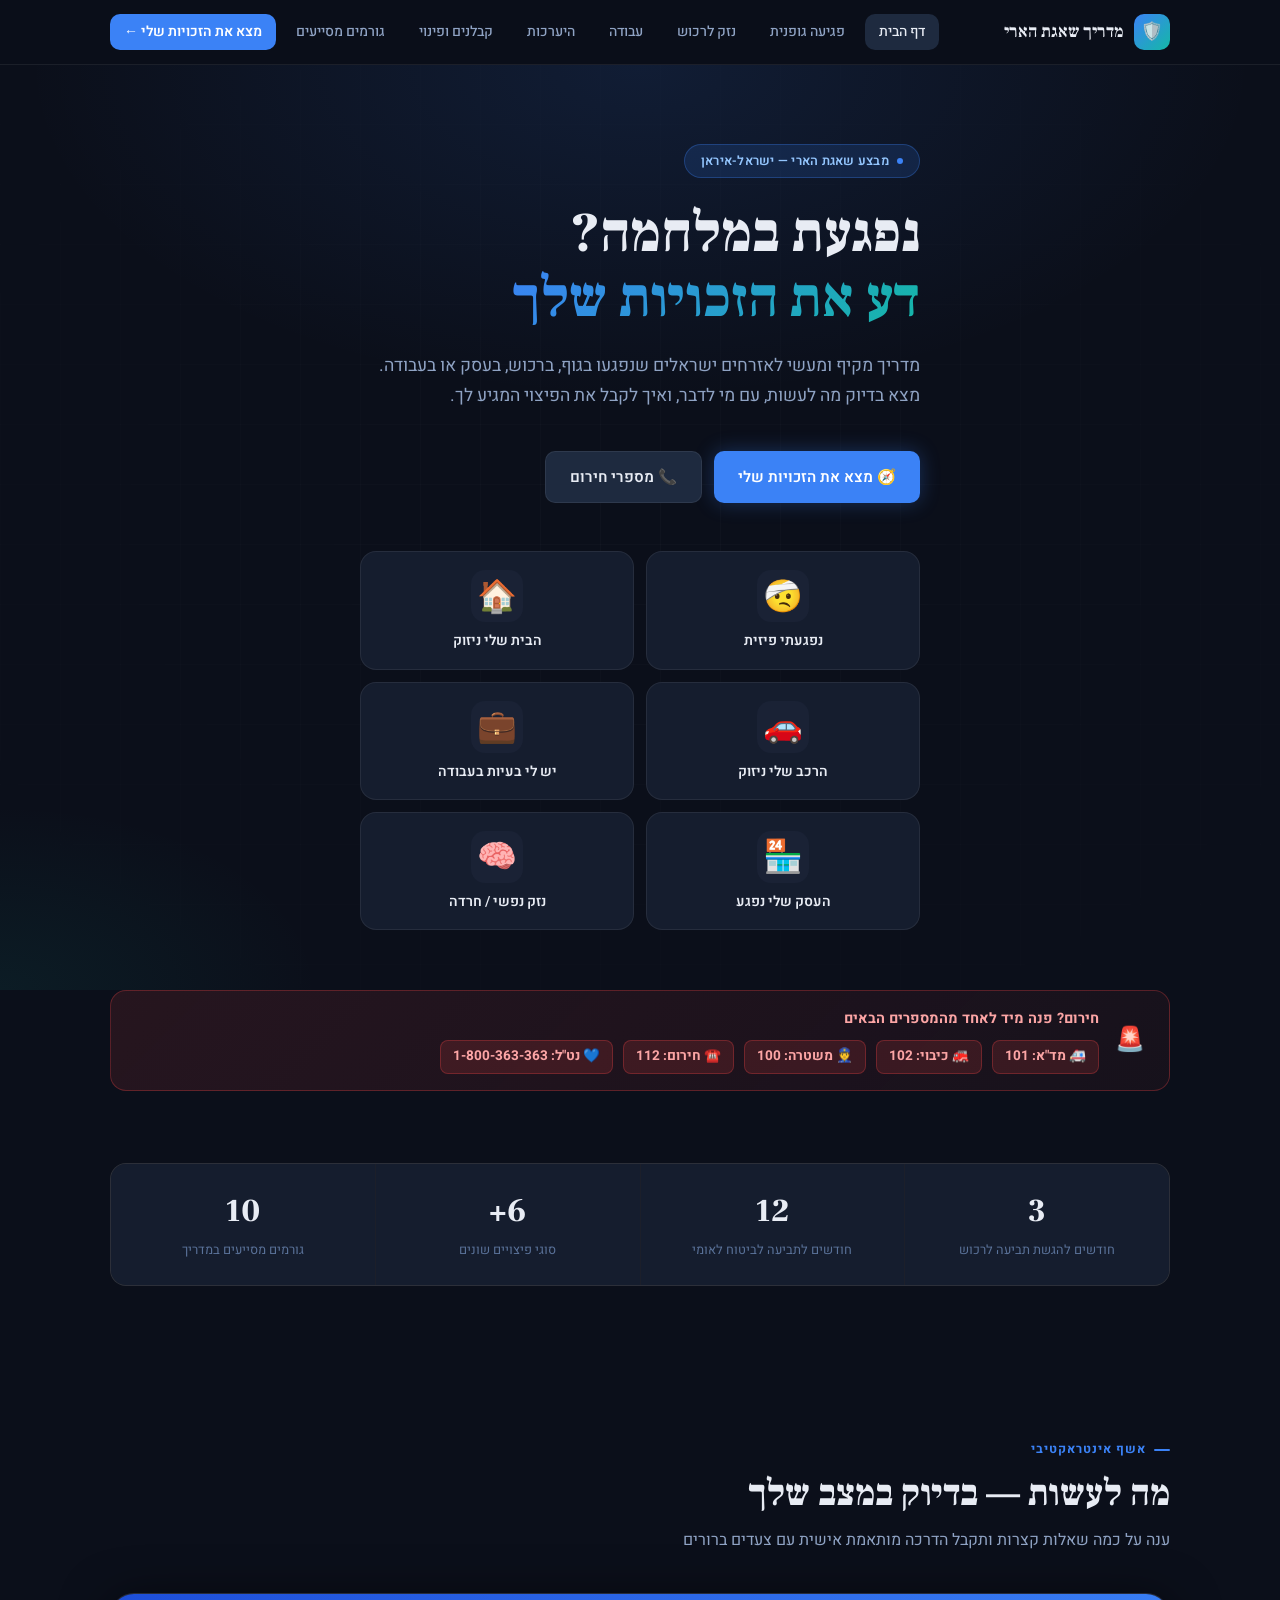
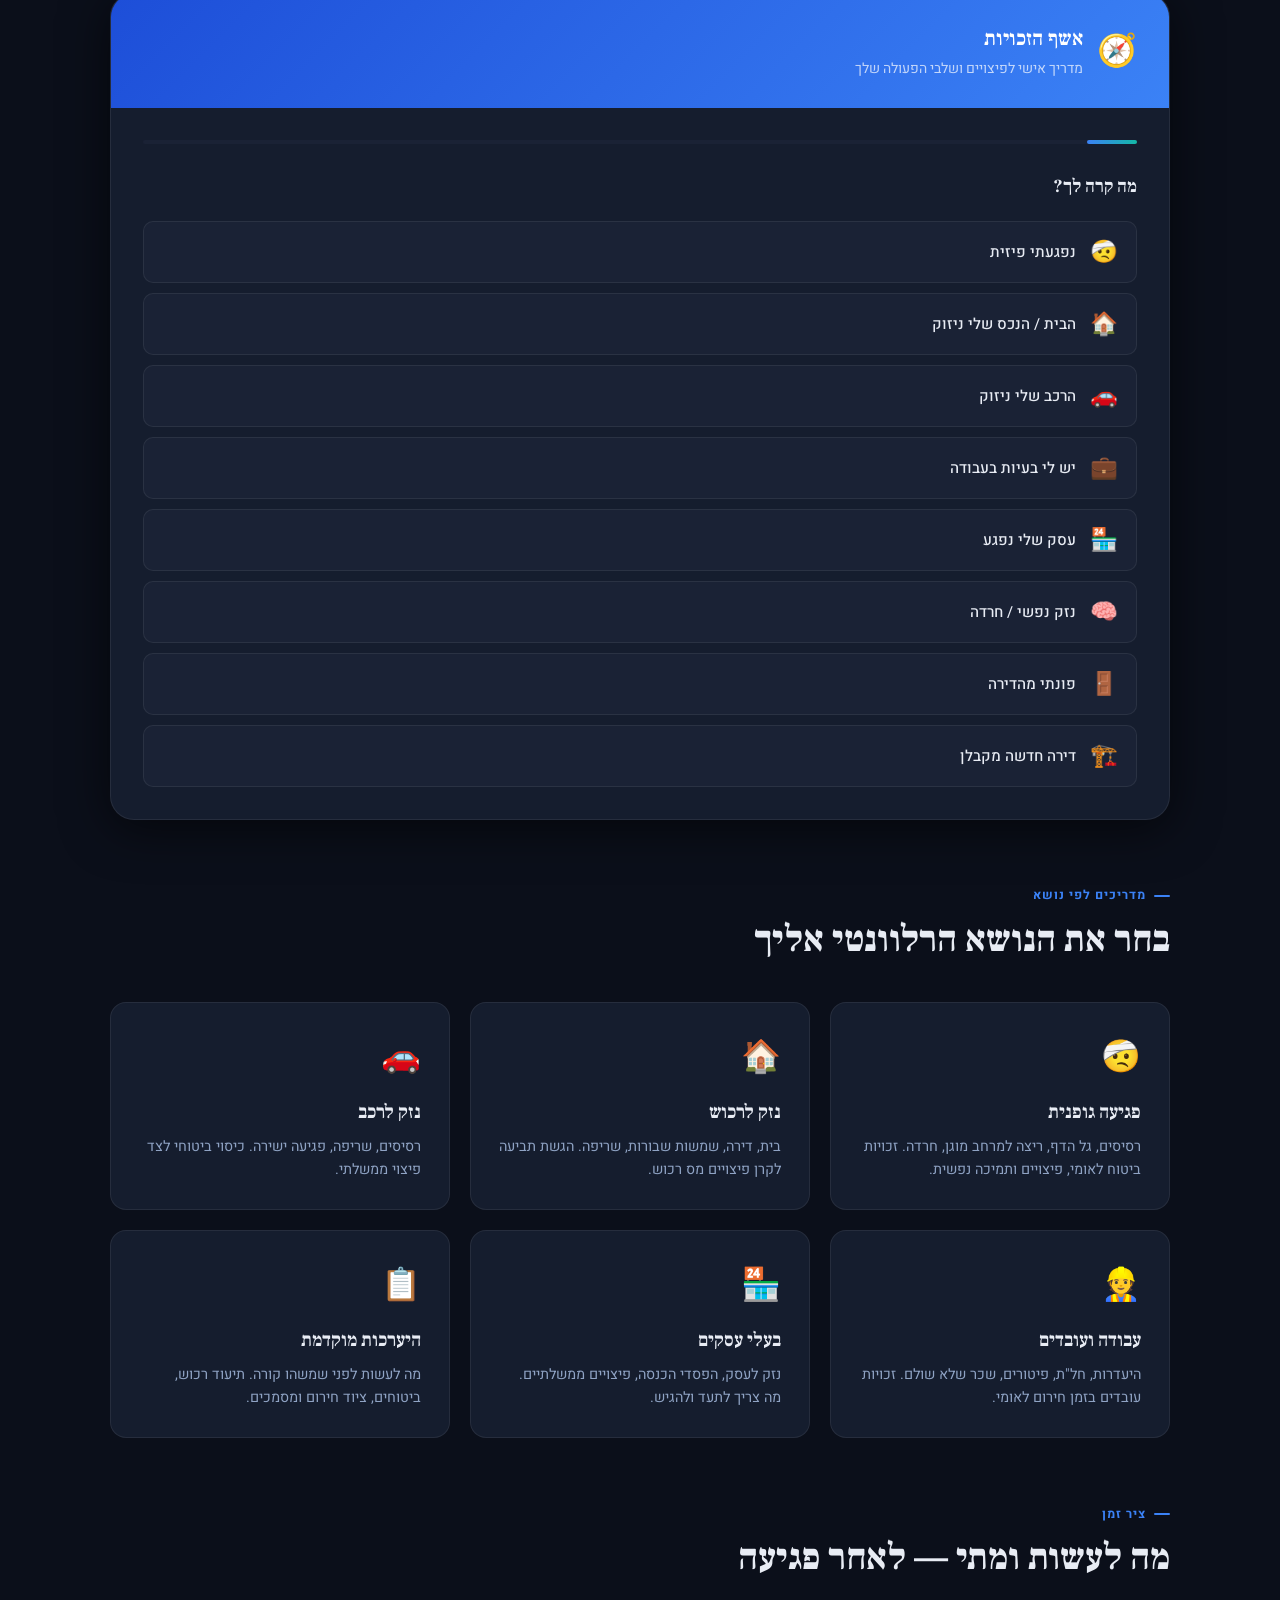
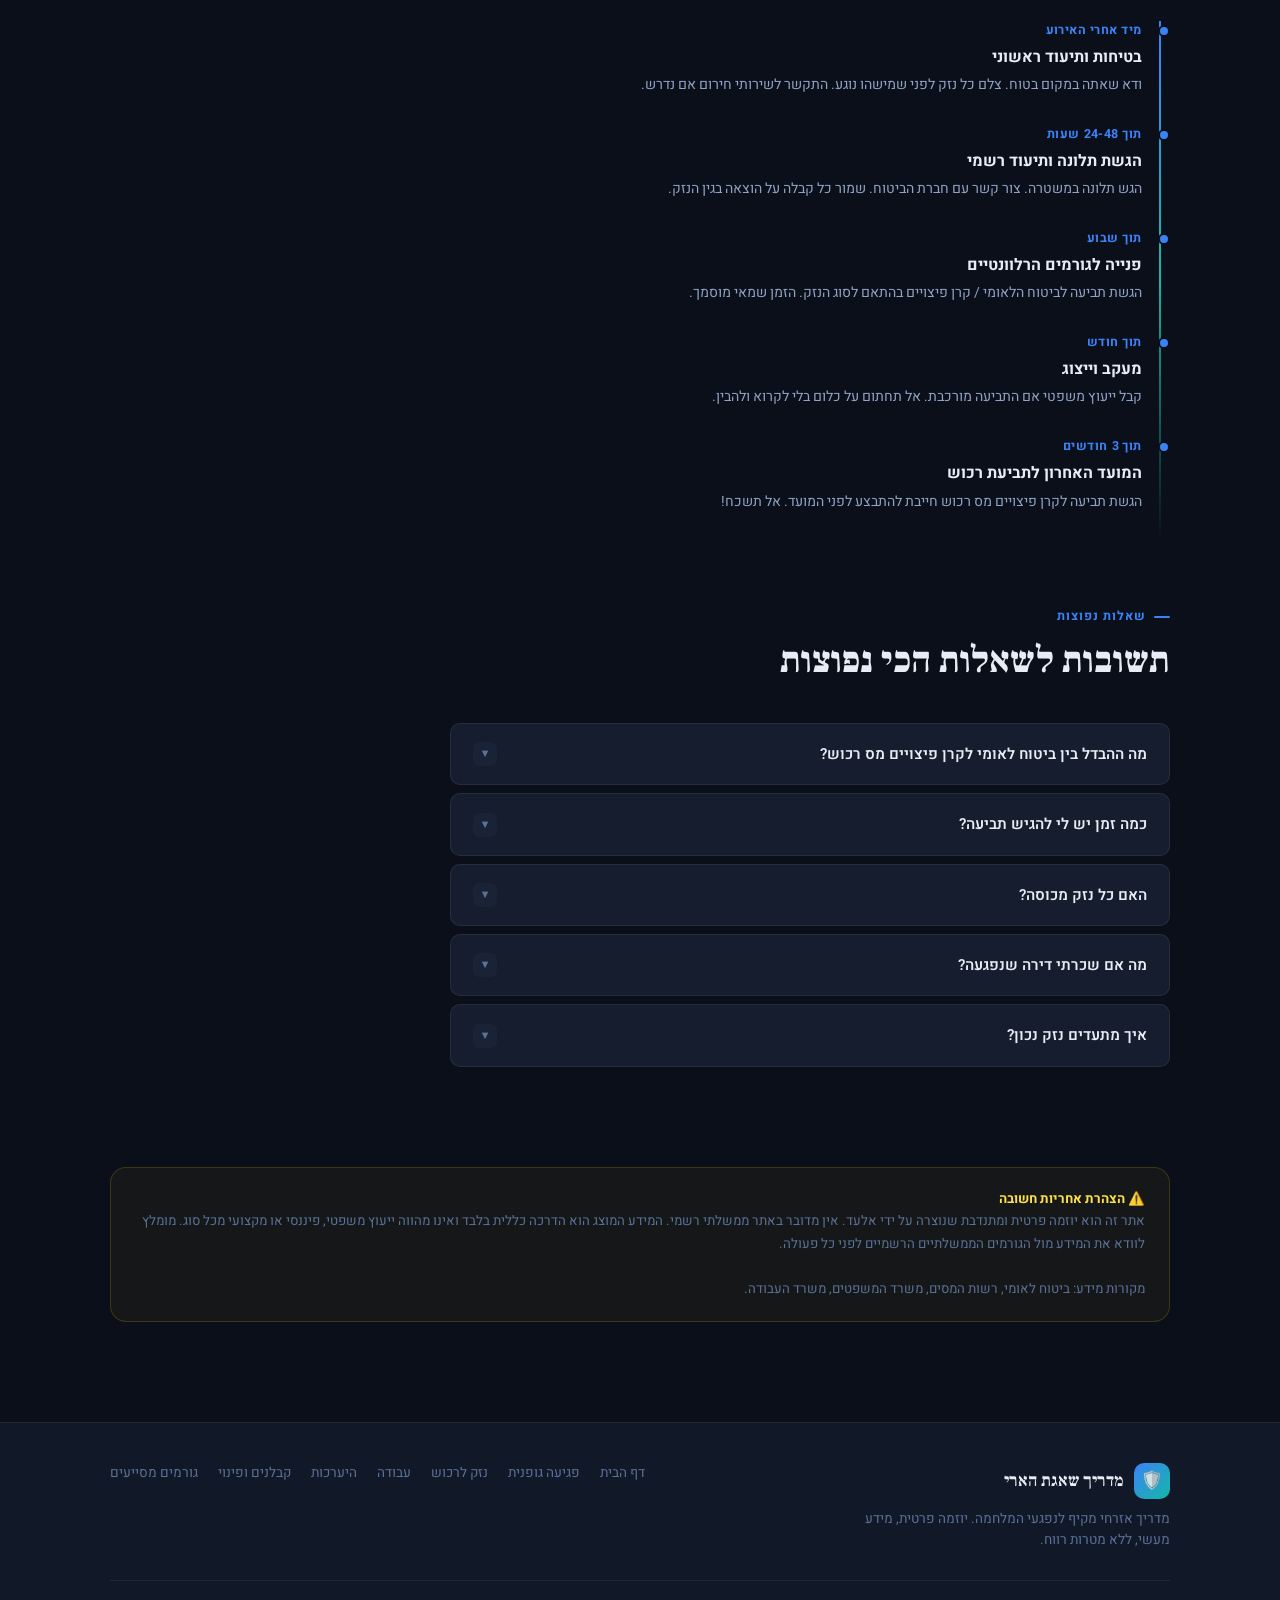
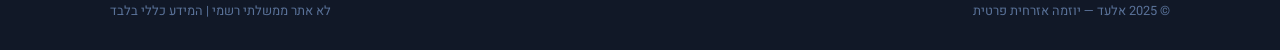
<file: index.html>
<!DOCTYPE html>
<html lang="he" dir="rtl">
<head>
  <meta charset="UTF-8" />
  <meta name="viewport" content="width=device-width, initial-scale=1.0" />
  <title>מבצע שאגת הארי - מדריך הזכויות והפיצויים</title>
  <meta name="description" content="מדריך מקיף לאזרחים שנפגעו במלחמה - פיצויים, זכויות, שלבי פעולה" />
  <style>
/* ===== FONTS ===== */
@import url('https://fonts.googleapis.com/css2?family=Heebo:wght@300;400;500;600;700;800;900&family=Frank+Ruhl+Libre:wght@400;500;700;900&display=swap');

/* ===== VARIABLES ===== */
:root {
  --bg: #0b0f1a;
  --bg2: #111827;
  --bg3: #1a2235;
  --card: #151d2e;
  --card2: #1e2a3f;
  --border: rgba(255,255,255,0.07);
  --text: #e8ecf4;
  --text2: #8fa3c4;
  --text3: #5a7299;
  --blue: #3b82f6;
  --blue2: #1d4ed8;
  --teal: #14b8a6;
  --red: #ef4444;
  --orange: #f97316;
  --green: #22c55e;
  --yellow: #eab308;
  --gold: #f59e0b;
  --radius: 16px;
  --radius-sm: 10px;
  --shadow: 0 4px 24px rgba(0,0,0,0.4);
  --shadow-lg: 0 8px 48px rgba(0,0,0,0.6);
  --transition: 0.25s cubic-bezier(.4,0,.2,1);
  --font-display: 'Frank Ruhl Libre', serif;
  --font-body: 'Heebo', sans-serif;
}

/* ===== RESET ===== */
*, *::before, *::after { box-sizing: border-box; margin: 0; padding: 0; }
html { font-size: 16px; scroll-behavior: smooth; }
body {
  background: var(--bg);
  color: var(--text);
  font-family: var(--font-body);
  direction: rtl;
  line-height: 1.6;
  overflow-x: hidden;
}
a { color: inherit; text-decoration: none; }
ul { list-style: none; }
button { cursor: pointer; border: none; background: none; font-family: inherit; }
img { max-width: 100%; display: block; }

/* ===== SCROLLBAR ===== */
::-webkit-scrollbar { width: 6px; }
::-webkit-scrollbar-track { background: var(--bg); }
::-webkit-scrollbar-thumb { background: var(--border); border-radius: 3px; }

/* ===== LAYOUT ===== */
.container { max-width: 1100px; margin: 0 auto; padding: 0 20px; }
.section { padding: 60px 0; }
.section-sm { padding: 40px 0; }

/* ===== HEADER / NAV ===== */
.header {
  position: fixed;
  top: 0; left: 0; right: 0;
  z-index: 1000;
  background: rgba(11,15,26,0.92);
  backdrop-filter: blur(20px);
  border-bottom: 1px solid var(--border);
  transition: var(--transition);
}
.header-inner {
  display: flex;
  align-items: center;
  justify-content: space-between;
  height: 64px;
  gap: 20px;
}
.logo {
  display: flex;
  align-items: center;
  gap: 10px;
  font-family: var(--font-display);
  font-weight: 700;
  font-size: 1.1rem;
  color: var(--text);
  white-space: nowrap;
}
.logo-icon {
  width: 36px; height: 36px;
  background: linear-gradient(135deg, var(--blue), var(--teal));
  border-radius: 10px;
  display: flex; align-items: center; justify-content: center;
  font-size: 1.1rem;
}
.nav { display: flex; gap: 6px; align-items: center; }
.nav a {
  padding: 7px 14px;
  border-radius: var(--radius-sm);
  font-size: 0.875rem;
  font-weight: 500;
  color: var(--text2);
  transition: var(--transition);
}
.nav a:hover, .nav a.active {
  background: var(--card2);
  color: var(--text);
}
.nav-cta {
  background: var(--blue) !important;
  color: white !important;
  font-weight: 600 !important;
}
.nav-cta:hover { background: var(--blue2) !important; }
.nav-mobile-toggle {
  display: none;
  padding: 8px;
  border-radius: 8px;
  color: var(--text);
  font-size: 1.3rem;
}

/* ===== PAGE WRAPPER ===== */
.page-content { padding-top: 64px; }

/* ===== HERO ===== */
.hero {
  min-height: 92vh;
  display: flex;
  align-items: center;
  position: relative;
  overflow: hidden;
  padding: 80px 0 60px;
}
.hero-bg {
  position: absolute;
  inset: 0;
  background:
    radial-gradient(ellipse 80% 60% at 50% 0%, rgba(59,130,246,0.12) 0%, transparent 60%),
    radial-gradient(ellipse 50% 40% at 0% 100%, rgba(20,184,166,0.08) 0%, transparent 50%);
}
.hero-grid-lines {
  position: absolute;
  inset: 0;
  background-image:
    linear-gradient(rgba(255,255,255,0.02) 1px, transparent 1px),
    linear-gradient(90deg, rgba(255,255,255,0.02) 1px, transparent 1px);
  background-size: 60px 60px;
  mask-image: radial-gradient(ellipse 80% 80% at 50% 50%, black 0%, transparent 100%);
}
.hero-content {
  position: relative;
  z-index: 2;
  max-width: 720px;
}
.hero-badge {
  display: inline-flex;
  align-items: center;
  gap: 8px;
  background: rgba(59,130,246,0.15);
  border: 1px solid rgba(59,130,246,0.3);
  border-radius: 100px;
  padding: 6px 16px;
  font-size: 0.8rem;
  font-weight: 600;
  color: #93c5fd;
  margin-bottom: 24px;
  letter-spacing: 0.02em;
}
.hero-badge-dot {
  width: 6px; height: 6px;
  background: var(--blue);
  border-radius: 50%;
  animation: pulse 2s infinite;
}
@keyframes pulse {
  0%, 100% { opacity: 1; transform: scale(1); }
  50% { opacity: 0.5; transform: scale(0.8); }
}
.hero h1 {
  font-family: var(--font-display);
  font-size: clamp(2.2rem, 5vw, 3.5rem);
  font-weight: 900;
  line-height: 1.15;
  margin-bottom: 20px;
  color: var(--text);
}
.hero h1 span {
  background: linear-gradient(135deg, var(--blue), var(--teal));
  -webkit-background-clip: text;
  -webkit-text-fill-color: transparent;
  background-clip: text;
}
.hero-desc {
  font-size: 1.1rem;
  color: var(--text2);
  margin-bottom: 40px;
  max-width: 560px;
  line-height: 1.7;
}
.hero-actions { display: flex; gap: 12px; flex-wrap: wrap; margin-bottom: 48px; }
.btn {
  display: inline-flex; align-items: center; gap: 8px;
  padding: 13px 24px;
  border-radius: var(--radius-sm);
  font-weight: 600;
  font-size: 0.95rem;
  transition: var(--transition);
  cursor: pointer;
}
.btn-primary {
  background: var(--blue);
  color: white;
  box-shadow: 0 0 20px rgba(59,130,246,0.3);
}
.btn-primary:hover { background: var(--blue2); transform: translateY(-2px); box-shadow: 0 0 30px rgba(59,130,246,0.5); }
.btn-secondary {
  background: var(--card2);
  color: var(--text);
  border: 1px solid var(--border);
}
.btn-secondary:hover { background: var(--bg3); transform: translateY(-2px); }
.btn-danger { background: var(--red); color: white; }
.btn-danger:hover { background: #dc2626; transform: translateY(-2px); }
.btn-sm { padding: 8px 16px; font-size: 0.85rem; }

/* Quick action grid in hero */
.quick-actions {
  display: grid;
  grid-template-columns: repeat(auto-fill, minmax(180px, 1fr));
  gap: 12px;
}
.quick-action-btn {
  background: var(--card);
  border: 1px solid var(--border);
  border-radius: var(--radius);
  padding: 18px 16px;
  text-align: center;
  color: var(--text);
  transition: var(--transition);
  cursor: pointer;
  display: flex;
  flex-direction: column;
  align-items: center;
  gap: 10px;
}
.quick-action-btn:hover {
  background: var(--card2);
  border-color: rgba(59,130,246,0.4);
  transform: translateY(-3px);
  box-shadow: var(--shadow);
}
.quick-action-icon {
  font-size: 2rem;
  width: 52px; height: 52px;
  background: var(--bg3);
  border-radius: 14px;
  display: flex; align-items: center; justify-content: center;
}
.quick-action-label {
  font-size: 0.875rem;
  font-weight: 600;
  line-height: 1.3;
}

/* ===== CARDS ===== */
.card {
  background: var(--card);
  border: 1px solid var(--border);
  border-radius: var(--radius);
  padding: 28px;
  transition: var(--transition);
}
.card:hover {
  border-color: rgba(59,130,246,0.25);
  background: var(--card2);
}
.card-icon {
  font-size: 2rem;
  margin-bottom: 14px;
}
.card h3 {
  font-family: var(--font-display);
  font-size: 1.2rem;
  font-weight: 700;
  margin-bottom: 8px;
  color: var(--text);
}
.card p {
  font-size: 0.9rem;
  color: var(--text2);
  line-height: 1.6;
}
.card-grid {
  display: grid;
  grid-template-columns: repeat(auto-fill, minmax(280px, 1fr));
  gap: 20px;
}
.card-grid-2 {
  display: grid;
  grid-template-columns: repeat(auto-fill, minmax(340px, 1fr));
  gap: 20px;
}

/* ===== SECTION HEADER ===== */
.section-header { margin-bottom: 40px; }
.section-tag {
  display: inline-flex;
  align-items: center;
  gap: 8px;
  font-size: 0.78rem;
  font-weight: 700;
  letter-spacing: 0.08em;
  text-transform: uppercase;
  color: var(--blue);
  margin-bottom: 12px;
}
.section-tag::before {
  content: '';
  display: block;
  width: 16px; height: 2px;
  background: var(--blue);
  border-radius: 2px;
}
.section-header h2 {
  font-family: var(--font-display);
  font-size: clamp(1.6rem, 3vw, 2.3rem);
  font-weight: 900;
  margin-bottom: 12px;
  line-height: 1.2;
}
.section-header p {
  color: var(--text2);
  font-size: 1rem;
  max-width: 560px;
}

/* ===== WIZARD ===== */
.wizard-wrap {
  background: var(--card);
  border: 1px solid var(--border);
  border-radius: 24px;
  overflow: hidden;
  box-shadow: var(--shadow-lg);
}
.wizard-header {
  background: linear-gradient(135deg, var(--blue2), var(--blue));
  padding: 28px 32px;
  display: flex;
  align-items: center;
  gap: 14px;
}
.wizard-header h3 {
  font-family: var(--font-display);
  font-size: 1.3rem;
  font-weight: 700;
  color: white;
}
.wizard-header p { font-size: 0.875rem; color: rgba(255,255,255,0.7); margin-top: 2px; }
.wizard-body { padding: 32px; }
.wizard-progress {
  height: 4px;
  background: var(--bg3);
  border-radius: 2px;
  margin-bottom: 28px;
}
.wizard-progress-bar {
  height: 100%;
  background: linear-gradient(90deg, var(--blue), var(--teal));
  border-radius: 2px;
  transition: width 0.5s cubic-bezier(.4,0,.2,1);
}
.wizard-question {
  font-family: var(--font-display);
  font-size: 1.15rem;
  font-weight: 700;
  margin-bottom: 20px;
  color: var(--text);
}
.wizard-options { display: flex; flex-direction: column; gap: 10px; }
.wizard-option {
  background: var(--bg3);
  border: 1.5px solid var(--border);
  border-radius: var(--radius-sm);
  padding: 14px 18px;
  display: flex;
  align-items: center;
  gap: 14px;
  cursor: pointer;
  transition: var(--transition);
  text-align: right;
  font-size: 0.95rem;
  font-weight: 500;
  color: var(--text);
}
.wizard-option:hover {
  background: var(--card2);
  border-color: var(--blue);
  transform: translateX(-4px);
}
.wizard-option-icon { font-size: 1.4rem; flex-shrink: 0; }
.wizard-back {
  margin-top: 20px;
  color: var(--text3);
  font-size: 0.85rem;
  display: flex;
  align-items: center;
  gap: 6px;
  background: none;
  border: none;
  cursor: pointer;
  transition: var(--transition);
}
.wizard-back:hover { color: var(--text2); }

/* Wizard result */
.wizard-result { animation: fadeInUp 0.4s ease; }
@keyframes fadeInUp {
  from { opacity: 0; transform: translateY(20px); }
  to { opacity: 1; transform: translateY(0); }
}
.result-header {
  display: flex; align-items: center; gap: 14px;
  margin-bottom: 24px;
}
.result-icon {
  font-size: 2.5rem;
  width: 64px; height: 64px;
  background: var(--bg3);
  border-radius: 18px;
  display: flex; align-items: center; justify-content: center;
  flex-shrink: 0;
}
.result-title { font-family: var(--font-display); font-size: 1.4rem; font-weight: 900; }
.result-subtitle { font-size: 0.9rem; color: var(--text2); margin-top: 4px; }
.step-list { display: flex; flex-direction: column; gap: 10px; margin: 20px 0; }
.step-item {
  display: flex; align-items: flex-start; gap: 14px;
  background: var(--bg3);
  border-radius: var(--radius-sm);
  padding: 14px 16px;
  border-right: 3px solid var(--blue);
}
.step-num {
  width: 26px; height: 26px; min-width: 26px;
  background: var(--blue);
  border-radius: 50%;
  display: flex; align-items: center; justify-content: center;
  font-size: 0.78rem;
  font-weight: 700;
  color: white;
}
.step-text { font-size: 0.9rem; line-height: 1.5; }
.step-text strong { color: var(--text); display: block; margin-bottom: 2px; }
.step-text span { color: var(--text2); }
.result-contacts { display: flex; gap: 10px; flex-wrap: wrap; margin-top: 20px; }
.contact-chip {
  display: inline-flex; align-items: center; gap: 6px;
  background: var(--bg3);
  border: 1px solid var(--border);
  border-radius: 100px;
  padding: 6px 14px;
  font-size: 0.82rem;
  font-weight: 600;
  color: var(--text2);
  transition: var(--transition);
}
.contact-chip:hover {
  background: var(--card2);
  color: var(--text);
  border-color: var(--blue);
}
.contact-chip .chip-phone { color: var(--blue); font-weight: 700; }

/* ===== ALERT BANNER ===== */
.alert-banner {
  background: linear-gradient(135deg, rgba(239,68,68,0.12), rgba(239,68,68,0.05));
  border: 1px solid rgba(239,68,68,0.3);
  border-radius: var(--radius);
  padding: 16px 24px;
  display: flex;
  align-items: center;
  gap: 16px;
  margin-bottom: 32px;
}
.alert-banner-icon { font-size: 1.5rem; flex-shrink: 0; }
.alert-banner-text { font-size: 0.9rem; color: var(--text2); }
.alert-banner-text strong { color: #fca5a5; display: block; margin-bottom: 2px; }
.emergency-numbers { display: flex; gap: 10px; flex-wrap: wrap; margin-top: 10px; }
.emergency-num {
  display: inline-flex; align-items: center; gap: 6px;
  background: rgba(239,68,68,0.15);
  border: 1px solid rgba(239,68,68,0.3);
  border-radius: 8px;
  padding: 5px 12px;
  font-size: 0.85rem;
  font-weight: 700;
  color: #fca5a5;
}

/* ===== CONTACTS GRID ===== */
.contacts-grid {
  display: grid;
  grid-template-columns: repeat(auto-fill, minmax(260px, 1fr));
  gap: 16px;
}
.contact-card {
  background: var(--card);
  border: 1px solid var(--border);
  border-radius: var(--radius);
  padding: 22px;
  transition: var(--transition);
  display: flex;
  flex-direction: column;
  gap: 10px;
}
.contact-card:hover {
  background: var(--card2);
  border-color: rgba(59,130,246,0.3);
  transform: translateY(-3px);
  box-shadow: var(--shadow);
}
.contact-card-header { display: flex; align-items: center; gap: 12px; }
.contact-card-icon {
  font-size: 1.3rem;
  width: 44px; height: 44px;
  background: var(--bg3);
  border-radius: 12px;
  display: flex; align-items: center; justify-content: center;
}
.contact-card-name { font-weight: 700; font-size: 0.95rem; }
.contact-card-desc { font-size: 0.82rem; color: var(--text2); line-height: 1.5; }
.contact-card-actions { display: flex; gap: 8px; margin-top: 4px; }
.contact-btn {
  display: inline-flex; align-items: center; gap: 5px;
  padding: 7px 13px;
  border-radius: 8px;
  font-size: 0.8rem;
  font-weight: 600;
  transition: var(--transition);
}
.contact-btn-call {
  background: rgba(34,197,94,0.15);
  color: #86efac;
  border: 1px solid rgba(34,197,94,0.2);
}
.contact-btn-call:hover { background: rgba(34,197,94,0.25); }
.contact-btn-web {
  background: var(--bg3);
  color: var(--text2);
  border: 1px solid var(--border);
}
.contact-btn-web:hover { background: var(--card2); color: var(--text); }
.contact-category-badge {
  display: inline-block;
  padding: 2px 10px;
  border-radius: 100px;
  font-size: 0.72rem;
  font-weight: 700;
  margin-top: 2px;
}
.cat-ממשלתי { background: rgba(59,130,246,0.15); color: #93c5fd; }
.cat-חירום { background: rgba(239,68,68,0.15); color: #fca5a5; }
.cat-תמיכה { background: rgba(20,184,166,0.15); color: #5eead4; }
.cat-משפטי { background: rgba(234,179,8,0.15); color: #fde047; }

/* ===== FILTER TABS ===== */
.filter-tabs { display: flex; gap: 8px; flex-wrap: wrap; margin-bottom: 24px; }
.filter-tab {
  padding: 8px 18px;
  border-radius: 100px;
  font-size: 0.85rem;
  font-weight: 600;
  background: var(--card);
  border: 1px solid var(--border);
  color: var(--text2);
  cursor: pointer;
  transition: var(--transition);
}
.filter-tab:hover, .filter-tab.active {
  background: var(--blue);
  color: white;
  border-color: var(--blue);
}

/* ===== FAQ ===== */
.faq-list { display: flex; flex-direction: column; gap: 8px; }
.faq-item {
  background: var(--card);
  border: 1px solid var(--border);
  border-radius: var(--radius-sm);
  overflow: hidden;
  transition: var(--transition);
}
.faq-item.open { border-color: rgba(59,130,246,0.3); }
.faq-question {
  padding: 18px 22px;
  display: flex;
  justify-content: space-between;
  align-items: center;
  cursor: pointer;
  font-weight: 600;
  font-size: 0.95rem;
  gap: 12px;
  transition: var(--transition);
}
.faq-question:hover { background: var(--card2); }
.faq-chevron {
  flex-shrink: 0;
  width: 24px; height: 24px;
  background: var(--bg3);
  border-radius: 6px;
  display: flex; align-items: center; justify-content: center;
  font-size: 0.7rem;
  color: var(--text3);
  transition: transform var(--transition);
}
.faq-item.open .faq-chevron { transform: rotate(180deg); color: var(--blue); background: rgba(59,130,246,0.15); }
.faq-answer {
  display: none;
  padding: 0 22px 18px;
  font-size: 0.9rem;
  color: var(--text2);
  line-height: 1.7;
  border-top: 1px solid var(--border);
  padding-top: 16px;
}
.faq-item.open .faq-answer { display: block; }

/* ===== CHECKLIST ===== */
.checklist { display: flex; flex-direction: column; gap: 10px; }
.checklist-item {
  display: flex; align-items: flex-start; gap: 12px;
  padding: 14px 16px;
  background: var(--card);
  border: 1px solid var(--border);
  border-radius: var(--radius-sm);
  cursor: pointer;
  transition: var(--transition);
}
.checklist-item.done { opacity: 0.5; }
.checklist-item.done .checklist-label { text-decoration: line-through; color: var(--text3); }
.checklist-box {
  width: 22px; height: 22px; min-width: 22px;
  border: 2px solid var(--border);
  border-radius: 6px;
  display: flex; align-items: center; justify-content: center;
  transition: var(--transition);
  margin-top: 1px;
}
.checklist-item.done .checklist-box {
  background: var(--green);
  border-color: var(--green);
}
.checklist-label { font-size: 0.9rem; line-height: 1.5; }

/* ===== TIMELINE ===== */
.timeline { position: relative; padding-right: 28px; }
.timeline::before {
  content: '';
  position: absolute;
  right: 9px; top: 0; bottom: 0;
  width: 2px;
  background: linear-gradient(to bottom, var(--blue), var(--teal), transparent);
}
.timeline-item {
  position: relative;
  padding-bottom: 28px;
}
.timeline-item::before {
  content: '';
  position: absolute;
  right: -28px;
  top: 4px;
  width: 12px; height: 12px;
  background: var(--blue);
  border-radius: 50%;
  border: 2px solid var(--bg);
}
.timeline-time {
  font-size: 0.78rem;
  font-weight: 700;
  color: var(--blue);
  letter-spacing: 0.04em;
  margin-bottom: 4px;
}
.timeline-title { font-weight: 700; margin-bottom: 4px; }
.timeline-desc { font-size: 0.88rem; color: var(--text2); line-height: 1.6; }

/* ===== SEARCH ===== */
.search-bar {
  position: relative;
  margin-bottom: 32px;
}
.search-input {
  width: 100%;
  background: var(--card);
  border: 1px solid var(--border);
  border-radius: var(--radius);
  padding: 14px 48px 14px 18px;
  font-family: var(--font-body);
  font-size: 0.95rem;
  color: var(--text);
  transition: var(--transition);
  direction: rtl;
}
.search-input:focus {
  outline: none;
  border-color: var(--blue);
  box-shadow: 0 0 0 3px rgba(59,130,246,0.1);
}
.search-input::placeholder { color: var(--text3); }
.search-icon {
  position: absolute;
  right: 16px; top: 50%;
  transform: translateY(-50%);
  color: var(--text3);
  pointer-events: none;
  font-size: 1.1rem;
}

/* ===== DISCLAIMER ===== */
.disclaimer {
  background: rgba(234,179,8,0.05);
  border: 1px solid rgba(234,179,8,0.2);
  border-radius: var(--radius);
  padding: 20px 24px;
  font-size: 0.83rem;
  color: var(--text3);
  line-height: 1.7;
}
.disclaimer strong { color: #fde047; }

/* ===== FOOTER ===== */
footer {
  background: var(--bg2);
  border-top: 1px solid var(--border);
  padding: 40px 0 28px;
  margin-top: 60px;
}
.footer-inner {
  display: grid;
  grid-template-columns: 1fr auto;
  gap: 40px;
  align-items: start;
  margin-bottom: 28px;
}
.footer-brand p {
  font-size: 0.85rem;
  color: var(--text3);
  margin-top: 10px;
  max-width: 340px;
  line-height: 1.6;
}
.footer-links { display: flex; gap: 20px; flex-wrap: wrap; }
.footer-links a {
  font-size: 0.85rem;
  color: var(--text3);
  transition: var(--transition);
}
.footer-links a:hover { color: var(--text2); }
.footer-bottom {
  border-top: 1px solid var(--border);
  padding-top: 20px;
  display: flex;
  justify-content: space-between;
  align-items: center;
  font-size: 0.8rem;
  color: var(--text3);
  flex-wrap: wrap;
  gap: 10px;
}

/* ===== PAGES ===== */
.page-hero {
  padding: 60px 0 40px;
  border-bottom: 1px solid var(--border);
  margin-bottom: 50px;
}
.page-hero h1 {
  font-family: var(--font-display);
  font-size: clamp(1.8rem, 4vw, 2.8rem);
  font-weight: 900;
  margin-bottom: 12px;
}
.page-hero p { color: var(--text2); max-width: 600px; }

/* Incident page */
.incident-page-wrap {
  display: grid;
  grid-template-columns: 280px 1fr;
  gap: 32px;
  align-items: start;
}
.incident-sidebar {
  background: var(--card);
  border: 1px solid var(--border);
  border-radius: var(--radius);
  padding: 20px;
  position: sticky;
  top: 84px;
}
.incident-sidebar h4 {
  font-size: 0.8rem;
  font-weight: 700;
  letter-spacing: 0.06em;
  text-transform: uppercase;
  color: var(--text3);
  margin-bottom: 14px;
}
.sidebar-nav-link {
  display: flex;
  align-items: center;
  gap: 10px;
  padding: 9px 12px;
  border-radius: 8px;
  font-size: 0.875rem;
  font-weight: 500;
  color: var(--text2);
  transition: var(--transition);
  margin-bottom: 2px;
}
.sidebar-nav-link:hover, .sidebar-nav-link.active {
  background: var(--bg3);
  color: var(--text);
}
.sidebar-nav-link.active { border-right: 3px solid var(--blue); }

/* Content blocks */
.content-section { margin-bottom: 40px; }
.content-section h3 {
  font-family: var(--font-display);
  font-size: 1.25rem;
  font-weight: 800;
  margin-bottom: 16px;
  color: var(--text);
  display: flex;
  align-items: center;
  gap: 10px;
}
.info-box {
  background: rgba(59,130,246,0.08);
  border: 1px solid rgba(59,130,246,0.2);
  border-radius: var(--radius-sm);
  padding: 16px 20px;
  font-size: 0.9rem;
  color: var(--text2);
  line-height: 1.7;
  margin-bottom: 16px;
}
.info-box.warning {
  background: rgba(249,115,22,0.08);
  border-color: rgba(249,115,22,0.25);
}
.info-box.danger {
  background: rgba(239,68,68,0.08);
  border-color: rgba(239,68,68,0.25);
}
.info-box.success {
  background: rgba(34,197,94,0.08);
  border-color: rgba(34,197,94,0.25);
}

/* ===== PREP PAGE GRID ===== */
.prep-grid {
  display: grid;
  grid-template-columns: repeat(auto-fill, minmax(240px, 1fr));
  gap: 16px;
}
.prep-card {
  background: var(--card);
  border: 1px solid var(--border);
  border-radius: var(--radius);
  padding: 22px;
  transition: var(--transition);
}
.prep-card:hover {
  background: var(--card2);
  border-color: rgba(20,184,166,0.3);
  transform: translateY(-3px);
}
.prep-card-icon {
  font-size: 1.8rem;
  margin-bottom: 12px;
  display: block;
}
.prep-card h4 { font-weight: 700; margin-bottom: 8px; }
.prep-card ul { list-style: none; }
.prep-card ul li {
  font-size: 0.85rem;
  color: var(--text2);
  padding: 4px 0;
  display: flex;
  align-items: flex-start;
  gap: 6px;
}
.prep-card ul li::before { content: '✓'; color: var(--teal); flex-shrink: 0; margin-top: 1px; }

/* ===== STATS BAR ===== */
.stats-bar {
  display: grid;
  grid-template-columns: repeat(auto-fit, minmax(160px, 1fr));
  gap: 1px;
  background: var(--border);
  border: 1px solid var(--border);
  border-radius: var(--radius);
  overflow: hidden;
  margin-bottom: 48px;
}
.stat-item {
  background: var(--card);
  padding: 22px;
  text-align: center;
}
.stat-num {
  font-family: var(--font-display);
  font-size: 2rem;
  font-weight: 900;
  color: var(--text);
  display: block;
}
.stat-label { font-size: 0.8rem; color: var(--text3); margin-top: 4px; }

/* ===== MOBILE MENU ===== */
.mobile-nav {
  display: none;
  position: fixed;
  inset: 0;
  z-index: 999;
  background: rgba(11,15,26,0.97);
  backdrop-filter: blur(20px);
  flex-direction: column;
  align-items: center;
  justify-content: center;
  gap: 12px;
}
.mobile-nav.open { display: flex; }
.mobile-nav a {
  font-family: var(--font-display);
  font-size: 1.5rem;
  font-weight: 700;
  color: var(--text2);
  transition: var(--transition);
}
.mobile-nav a:hover { color: var(--text); }
.mobile-nav-close {
  position: absolute;
  top: 20px; left: 20px;
  font-size: 1.4rem;
  color: var(--text3);
  cursor: pointer;
}

/* ===== ANIMATIONS ===== */
.fade-in {
  opacity: 0;
  transform: translateY(20px);
  animation: fadeInUp 0.5s ease forwards;
}
.fade-in-delay-1 { animation-delay: 0.1s; }
.fade-in-delay-2 { animation-delay: 0.2s; }
.fade-in-delay-3 { animation-delay: 0.3s; }

/* ===== UTILITIES ===== */
.text-center { text-align: center; }
.mb-8 { margin-bottom: 8px; }
.mb-16 { margin-bottom: 16px; }
.mb-24 { margin-bottom: 24px; }
.mb-32 { margin-bottom: 32px; }
.mt-20 { margin-top: 20px; }
.hidden { display: none !important; }

/* ===== RESPONSIVE ===== */
@media (max-width: 900px) {
  .incident-page-wrap { grid-template-columns: 1fr; }
  .incident-sidebar { position: static; }
}
@media (max-width: 768px) {
  .nav { display: none; }
  .nav-mobile-toggle { display: block; }
  .hero { padding-top: 40px; }
  .hero h1 { font-size: 2rem; }
  .footer-inner { grid-template-columns: 1fr; }
  .stats-bar { grid-template-columns: repeat(2, 1fr); }
  .quick-actions { grid-template-columns: repeat(2, 1fr); }
}
@media (max-width: 480px) {
  .container { padding: 0 16px; }
  .card { padding: 20px; }
  .wizard-body { padding: 20px; }
  .quick-actions { grid-template-columns: repeat(2, 1fr); }
  .stats-bar { grid-template-columns: repeat(2, 1fr); }
  .hero-actions { flex-direction: column; }
  .hero-actions .btn { justify-content: center; }
}

/* ===== PRINT STYLES ===== */
@media print {
  .header, footer, .wizard-wrap, .hero-bg, .hero-grid-lines { display: none !important; }
  body { background: white; color: black; }
  .card, .checklist-item { background: #f5f5f5; border: 1px solid #ddd; }
}

</style>
  <link rel="icon" href="data:image/svg+xml,<svg xmlns='http://www.w3.org/2000/svg' viewBox='0 0 100 100'><text y='.9em' font-size='90'>🛡️</text></svg>" />
</head>
<body>

<!-- HEADER -->
<header class="header">
  <div class="container">
    <div class="header-inner">
      <a href="index.html" class="logo">
        <div class="logo-icon">🛡️</div>
        מדריך שאגת הארי
      </a>
      <nav class="nav">
        <a href="index.html" class="active">דף הבית</a>
        <a href="pages/injury.html">פגיעה גופנית</a>
        <a href="pages/property.html">נזק לרכוש</a>
        <a href="pages/work.html">עבודה</a>
        <a href="pages/prepare.html">היערכות</a>
        <a href="pages/contractor.html">קבלנים ופינוי</a>
        <a href="pages/contacts.html">גורמים מסייעים</a>
        <a href="index.html#wizard" class="nav-cta btn">מצא את הזכויות שלי ←</a>
      </nav>
      <button class="nav-mobile-toggle" aria-label="תפריט">☰</button>
    </div>
  </div>
</header>

<!-- MOBILE MENU -->
<div class="mobile-nav" id="mobile-nav">
  <span class="mobile-nav-close" role="button">✕</span>
  <a href="index.html">דף הבית</a>
  <a href="pages/injury.html">פגיעה גופנית</a>
  <a href="pages/property.html">נזק לרכוש</a>
  <a href="pages/work.html">עבודה</a>
  <a href="pages/prepare.html">היערכות</a>
  <a href="pages/contractor.html">קבלנים ופינוי</a>
        <a href="pages/contractor.html">קבלנים ופינוי</a>
  <a href="pages/contacts.html">גורמים מסייעים</a>
</div>

<div class="page-content">

  <!-- HERO -->
  <section class="hero">
    <div class="hero-bg"></div>
    <div class="hero-grid-lines"></div>
    <div class="container">
      <div class="hero-content fade-in">
        <div class="hero-badge">
          <span class="hero-badge-dot"></span>
          מבצע שאגת הארי — ישראל-איראן
        </div>
        <h1>נפגעת במלחמה?<br /><span>דע את הזכויות שלך</span></h1>
        <p class="hero-desc">
          מדריך מקיף ומעשי לאזרחים ישראלים שנפגעו בגוף, ברכוש, בעסק או בעבודה.
          מצא בדיוק מה לעשות, עם מי לדבר, ואיך לקבל את הפיצוי המגיע לך.
        </p>
        <div class="hero-actions">
          <a href="#wizard" class="btn btn-primary" onclick="scrollToSection('wizard')">
            🧭 מצא את הזכויות שלי
          </a>
          <a href="pages/contacts.html" class="btn btn-secondary">
            📞 מספרי חירום
          </a>
        </div>

        <!-- Quick actions -->
        <div class="quick-actions">
          <a href="pages/injury.html" class="quick-action-btn">
            <div class="quick-action-icon">🤕</div>
            <span class="quick-action-label">נפגעתי פיזית</span>
          </a>
          <a href="pages/property.html" class="quick-action-btn">
            <div class="quick-action-icon">🏠</div>
            <span class="quick-action-label">הבית שלי ניזוק</span>
          </a>
          <a href="pages/property.html#vehicle" class="quick-action-btn">
            <div class="quick-action-icon">🚗</div>
            <span class="quick-action-label">הרכב שלי ניזוק</span>
          </a>
          <a href="pages/work.html" class="quick-action-btn">
            <div class="quick-action-icon">💼</div>
            <span class="quick-action-label">יש לי בעיות בעבודה</span>
          </a>
          <a href="pages/work.html#business" class="quick-action-btn">
            <div class="quick-action-icon">🏪</div>
            <span class="quick-action-label">העסק שלי נפגע</span>
          </a>
          <a href="pages/injury.html#mental" class="quick-action-btn">
            <div class="quick-action-icon">🧠</div>
            <span class="quick-action-label">נזק נפשי / חרדה</span>
          </a>
        </div>
      </div>
    </div>
  </section>

  <!-- EMERGENCY BANNER -->
  <section class="section-sm" style="padding-top:0">
    <div class="container">
      <div class="alert-banner">
        <div class="alert-banner-icon">🚨</div>
        <div class="alert-banner-text">
          <strong>חירום? פנה מיד לאחד מהמספרים הבאים</strong>
          <div class="emergency-numbers">
            <span class="emergency-num">🚑 מד"א: 101</span>
            <span class="emergency-num">🚒 כיבוי: 102</span>
            <span class="emergency-num">👮 משטרה: 100</span>
            <span class="emergency-num">☎️ חירום: 112</span>
            <span class="emergency-num">💙 נט"ל: 1-800-363-363</span>
          </div>
        </div>
      </div>
    </div>
  </section>

  <!-- STATS -->
  <section class="section-sm" style="padding-top:0">
    <div class="container">
      <div class="stats-bar">
        <div class="stat-item">
          <span class="stat-num">3</span>
          <span class="stat-label">חודשים להגשת תביעה לרכוש</span>
        </div>
        <div class="stat-item">
          <span class="stat-num">12</span>
          <span class="stat-label">חודשים לתביעה לביטוח לאומי</span>
        </div>
        <div class="stat-item">
          <span class="stat-num">6+</span>
          <span class="stat-label">סוגי פיצויים שונים</span>
        </div>
        <div class="stat-item">
          <span class="stat-num">10</span>
          <span class="stat-label">גורמים מסייעים במדריך</span>
        </div>
      </div>
    </div>
  </section>

  <!-- WIZARD SECTION -->
  <section class="section" id="wizard">
    <div class="container">
      <div class="section-header">
        <div class="section-tag">אשף אינטראקטיבי</div>
        <h2>מה לעשות — בדיוק במצב שלך</h2>
        <p>ענה על כמה שאלות קצרות ותקבל הדרכה מותאמת אישית עם צעדים ברורים</p>
      </div>
      <div class="wizard-wrap">
        <div class="wizard-header">
          <div style="font-size:2rem">🧭</div>
          <div>
            <h3>אשף הזכויות</h3>
            <p>מדריך אישי לפיצויים ושלבי הפעולה שלך</p>
          </div>
        </div>
        <div class="wizard-body">
          <div class="wizard-progress">
            <div class="wizard-progress-bar" id="wizard-progress-bar" style="width:5%"></div>
          </div>
          <div id="wizard-content">
            <!-- Rendered by JS -->
          </div>
        </div>
      </div>
    </div>
  </section>

  <!-- CATEGORIES -->
  <section class="section" style="padding-top:0">
    <div class="container">
      <div class="section-header">
        <div class="section-tag">מדריכים לפי נושא</div>
        <h2>בחר את הנושא הרלוונטי אליך</h2>
      </div>
      <div class="card-grid">
        <a href="pages/injury.html" class="card" style="text-decoration:none">
          <div class="card-icon">🤕</div>
          <h3>פגיעה גופנית</h3>
          <p>רסיסים, גל הדף, ריצה למרחב מוגן, חרדה. זכויות ביטוח לאומי, פיצויים ותמיכה נפשית.</p>
        </a>
        <a href="pages/property.html" class="card" style="text-decoration:none">
          <div class="card-icon">🏠</div>
          <h3>נזק לרכוש</h3>
          <p>בית, דירה, שמשות שבורות, שריפה. הגשת תביעה לקרן פיצויים מס רכוש.</p>
        </a>
        <a href="pages/property.html#vehicle" class="card" style="text-decoration:none">
          <div class="card-icon">🚗</div>
          <h3>נזק לרכב</h3>
          <p>רסיסים, שריפה, פגיעה ישירה. כיסוי ביטוחי לצד פיצוי ממשלתי.</p>
        </a>
        <a href="pages/work.html" class="card" style="text-decoration:none">
          <div class="card-icon">👷</div>
          <h3>עבודה ועובדים</h3>
          <p>היעדרות, חל"ת, פיטורים, שכר שלא שולם. זכויות עובדים בזמן חירום לאומי.</p>
        </a>
        <a href="pages/work.html#business" class="card" style="text-decoration:none">
          <div class="card-icon">🏪</div>
          <h3>בעלי עסקים</h3>
          <p>נזק לעסק, הפסדי הכנסה, פיצויים ממשלתיים. מה צריך לתעד ולהגיש.</p>
        </a>
        <a href="pages/prepare.html" class="card" style="text-decoration:none">
          <div class="card-icon">📋</div>
          <h3>היערכות מוקדמת</h3>
          <p>מה לעשות לפני שמשהו קורה. תיעוד רכוש, ביטוחים, ציוד חירום ומסמכים.</p>
        </a>
      </div>
    </div>
  </section>

  <!-- TIMELINE -->
  <section class="section" style="padding-top:0">
    <div class="container">
      <div class="section-header">
        <div class="section-tag">ציר זמן</div>
        <h2>מה לעשות ומתי — לאחר פגיעה</h2>
      </div>
      <div style="max-width: 640px;">
        <div class="timeline">
          <div class="timeline-item">
            <div class="timeline-time">מיד אחרי האירוע</div>
            <div class="timeline-title">בטיחות ותיעוד ראשוני</div>
            <div class="timeline-desc">ודא שאתה במקום בטוח. צלם כל נזק לפני שמישהו נוגע. התקשר לשירותי חירום אם נדרש.</div>
          </div>
          <div class="timeline-item">
            <div class="timeline-time">תוך 24-48 שעות</div>
            <div class="timeline-title">הגשת תלונה ותיעוד רשמי</div>
            <div class="timeline-desc">הגש תלונה במשטרה. צור קשר עם חברת הביטוח. שמור כל קבלה על הוצאה בגין הנזק.</div>
          </div>
          <div class="timeline-item">
            <div class="timeline-time">תוך שבוע</div>
            <div class="timeline-title">פנייה לגורמים הרלוונטיים</div>
            <div class="timeline-desc">הגשת תביעה לביטוח הלאומי / קרן פיצויים בהתאם לסוג הנזק. הזמן שמאי מוסמך.</div>
          </div>
          <div class="timeline-item">
            <div class="timeline-time">תוך חודש</div>
            <div class="timeline-title">מעקב וייצוג</div>
            <div class="timeline-desc">קבל ייעוץ משפטי אם התביעה מורכבת. אל תחתום על כלום בלי לקרוא ולהבין.</div>
          </div>
          <div class="timeline-item">
            <div class="timeline-time">תוך 3 חודשים</div>
            <div class="timeline-title">המועד האחרון לתביעת רכוש</div>
            <div class="timeline-desc">הגשת תביעה לקרן פיצויים מס רכוש חייבת להתבצע לפני המועד. אל תשכח!</div>
          </div>
        </div>
      </div>
    </div>
  </section>

  <!-- FAQ PREVIEW -->
  <section class="section" style="padding-top:0">
    <div class="container">
      <div class="section-header">
        <div class="section-tag">שאלות נפוצות</div>
        <h2>תשובות לשאלות הכי נפוצות</h2>
      </div>
      <div class="faq-list" style="max-width: 720px;">
        <div class="faq-item">
          <div class="faq-question">
            מה ההבדל בין ביטוח לאומי לקרן פיצויים מס רכוש?
            <span class="faq-chevron">▼</span>
          </div>
          <div class="faq-answer">
            ביטוח לאומי מכסה פגיעות גוף - נפגעי פעולות איבה. קרן פיצויים של רשות המסים מכסה נזקי רכוש - בית, רכב, ציוד עסקי. ניתן להגיש לשניהם במקביל אם יש גם נזק גוף וגם נזק לרכוש.
          </div>
        </div>
        <div class="faq-item">
          <div class="faq-question">
            כמה זמן יש לי להגיש תביעה?
            <span class="faq-chevron">▼</span>
          </div>
          <div class="faq-answer">
            לרוב יש 3 חודשים מיום הנזק להגיש תביעה לקרן פיצויים. לביטוח לאומי - 12 חודשים. מומלץ להגיש מוקדם ככל האפשר ולא לחכות.
          </div>
        </div>
        <div class="faq-item">
          <div class="faq-question">
            האם כל נזק מכוסה?
            <span class="faq-chevron">▼</span>
          </div>
          <div class="faq-answer">
            לא. יש לוודא שהנזק נגרם ישירות מפעולת מלחמה (טיל, רסיסים, גל הדף). נזקים עקיפים כמו בהלה ותאונה הנגרמת בריצה למרחב מוגן יכולים להיכלל בתנאים מסוימים.
          </div>
        </div>
        <div class="faq-item">
          <div class="faq-question">
            מה אם שכרתי דירה שנפגעה?
            <span class="faq-chevron">▼</span>
          </div>
          <div class="faq-answer">
            הבעלים של הנכס הוא שמגיש תביעה לנזקי מבנה. אתה כשוכר רשאי לתבוע על נזק לרכוש האישי שלך בתוך הדירה. ודא שיש לך ביטוח תכולה.
          </div>
        </div>
        <div class="faq-item">
          <div class="faq-question">
            איך מתעדים נזק נכון?
            <span class="faq-chevron">▼</span>
          </div>
          <div class="faq-answer">
            מצלמים לפני כל ניסיון תיקון. מציינים תאריך, שעה ומיקום. שומרים קבלות מכל הוצאה בגין הנזק. מגישים תלונה במשטרה. מזמינים שמאי מוסמך.
          </div>
        </div>
      </div>
    </div>
  </section>

  <!-- DISCLAIMER -->
  <section class="section-sm">
    <div class="container">
      <div class="disclaimer">
        <strong>⚠️ הצהרת אחריות חשובה</strong><br />
        אתר זה הוא יוזמה פרטית ומתנדבת שנוצרה על ידי אלעד. אין מדובר באתר ממשלתי רשמי.
        המידע המוצג הוא הדרכה כללית בלבד ואינו מהווה ייעוץ משפטי, פיננסי או מקצועי מכל סוג.
        מומלץ לוודא את המידע מול הגורמים הממשלתיים הרשמיים לפני כל פעולה.
        <br /><br />
        מקורות מידע: ביטוח לאומי, רשות המסים, משרד המשפטים, משרד העבודה.
      </div>
    </div>
  </section>

</div><!-- /page-content -->

<!-- FOOTER -->
<footer>
  <div class="container">
    <div class="footer-inner">
      <div class="footer-brand">
        <div class="logo">
          <div class="logo-icon">🛡️</div>
          מדריך שאגת הארי
        </div>
        <p>מדריך אזרחי מקיף לנפגעי המלחמה. יוזמה פרטית, מידע מעשי, ללא מטרות רווח.</p>
      </div>
      <div class="footer-links">
        <a href="index.html">דף הבית</a>
        <a href="pages/injury.html">פגיעה גופנית</a>
        <a href="pages/property.html">נזק לרכוש</a>
        <a href="pages/work.html">עבודה</a>
        <a href="pages/prepare.html">היערכות</a>
        <a href="pages/contractor.html">קבלנים ופינוי</a>
        <a href="pages/contacts.html">גורמים מסייעים</a>
      </div>
    </div>
    <div class="footer-bottom">
      <span>© 2025 אלעד — יוזמה אזרחית פרטית</span>
      <span>לא אתר ממשלתי רשמי | המידע כללי בלבד</span>
    </div>
  </div>
</footer>

<script>
// ===== WIZARD TREE =====
const WIZARD_TREE = {
  start: {
    question: "מה קרה לך?",
    options: [
      { text: "נפגעתי פיזית", icon: "🤕", next: "injury_type" },
      { text: "הבית / הנכס שלי ניזוק", icon: "🏠", next: "property_type" },
      { text: "הרכב שלי ניזוק", icon: "🚗", next: "vehicle" },
      { text: "יש לי בעיות בעבודה", icon: "💼", next: "work_type" },
      { text: "עסק שלי נפגע", icon: "🏪", next: "business" },
      { text: "נזק נפשי / חרדה", icon: "🧠", next: "result_mental" },
      { text: "פונתי מהדירה", icon: "🚪", next: "result_evac" },
      { text: "דירה חדשה מקבלן", icon: "🏗️", next: "result_contractor" }
    ]
  },
  injury_type: {
    question: "מה סוג הפגיעה?",
    options: [
      { text: "נפצעתי מרסיסים / פגז", icon: "💥", next: "result_injury_shrapnel" },
      { text: "נפגעתי בריצה למרחב מוגן", icon: "🏃", next: "result_injury_shelter" },
      { text: "גל הדף / לחץ", icon: "💨", next: "result_injury_blast" },
      { text: "חרדה חריפה / התקף פאניקה", icon: "😰", next: "result_mental" }
    ]
  },
  property_type: {
    question: "מה נפגע?",
    options: [
      { text: "פגיעה ישירה / שריפה", icon: "🔥", next: "result_property_direct" },
      { text: "נזק מגל הדף (שמשות, קירות)", icon: "🪟", next: "result_property_blast" },
      { text: "דירה שכורה", icon: "🏢", next: "result_property_rented" },
      { text: "ציוד אישי בדירה", icon: "📦", next: "result_property_contents" }
    ]
  },
  vehicle: {
    question: "מה קרה לרכב?",
    options: [
      { text: "נפגע / נשרף / רסיסים", icon: "🔥", next: "result_vehicle_damaged" },
      { text: "תאונה בגלל ריצה למרחב מוגן", icon: "💥", next: "result_vehicle_accident" }
    ]
  },
  work_type: {
    question: "מה הבעיה בעבודה?",
    options: [
      { text: "לא יכול להגיע לעבודה", icon: "🚫", next: "result_work_absence" },
      { text: "פוטרתי / חל\"ת בגלל המלחמה", icon: "📋", next: "result_work_fired" },
      { text: "המעסיק לא משלם", icon: "💰", next: "result_work_unpaid" }
    ]
  },
  business: {
    question: "מה קרה לעסק?",
    options: [
      { text: "נזק פיזי לעסק", icon: "🔥", next: "result_business_damage" },
      { text: "הפסדי הכנסה", icon: "📉", next: "result_business_income" }
    ]
  }
};

const WIZARD_RESULTS = {
  result_injury_shrapnel: {
    icon: "🚨", title: "פגיעת רסיסים / פגז",
    subtitle: "זכאי לפיצויים מלאים מביטוח לאומי כנפגע פעולת איבה",
    steps: [
      { title: "פנה לחדר מיון מיד", desc: "בקש שיירשם 'פגיעת פעולת איבה'. שמור את כל המסמכים הרפואיים." },
      { title: "הגש תביעה לביטוח לאומי", desc: "תביעה כ'נפגע פעולות איבה'. יש לך 12 חודשים. ניתן אונליין בbtl.gov.il." },
      { title: "תעד את הפציעה", desc: "צלם, שמור חשבוניות, רשום בדיוק מה קרה, מתי ואיפה." },
      { title: "שקול עו\"ד נזקי גוף", desc: "בפגיעות קשות — עו\"ד עובד על אחוז מהפיצוי בלבד." }
    ],
    contacts: [{ name: "ביטוח לאומי", phone: "*6050" }, { name: "מד\"א", phone: "101" }],
    links: [{ label: "ביטוח לאומי", url: "https://www.btl.gov.il" }]
  },
  result_injury_shelter: {
    icon: "🏃", title: "פגיעה בריצה למרחב מוגן",
    subtitle: "ייתכן ותוכר כנפגע פעולת איבה — אל תוותר מראש",
    steps: [
      { title: "קבל תיעוד רפואי מפורט", desc: "ציין שהפגיעה אירעה בריצה לממ\"ד בעקבות אזעקה מאושרת." },
      { title: "אסוף עדים", desc: "שם וטלפון של עדים — מחזק משמעותית את התביעה." },
      { title: "הגש לביטוח לאומי ואל תוותר", desc: "גם אם נדחית — יש זכות ערעור. פנה לסיוע משפטי." }
    ],
    contacts: [{ name: "ביטוח לאומי", phone: "*6050" }, { name: "סיוע משפטי", phone: "*8916" }],
    links: [{ label: "ביטוח לאומי", url: "https://www.btl.gov.il" }]
  },
  result_injury_blast: {
    icon: "💨", title: "פגיעה מגל הדף",
    subtitle: "נזקים שאינם נראים לעין — חובה לבדוק",
    steps: [
      { title: "בדיקת שמיעה + נוירולוגית מיד", desc: "נזקים מתגלים רק לאחר ימים — בדוק מוקדם." },
      { title: "תעד מיקומך בזמן הפיצוץ", desc: "כתובת מדויקת, שעה, מרחק — כל הפרטים נחוצים לתביעה." },
      { title: "הגש לביטוח לאומי כנפגע פעולת איבה", desc: "גל הדף ממקור מלחמתי מוכר ישירות." }
    ],
    contacts: [{ name: "ביטוח לאומי", phone: "*6050" }, { name: "מד\"א", phone: "101" }],
    links: [{ label: "ביטוח לאומי", url: "https://www.btl.gov.il" }]
  },
  result_mental: {
    icon: "💙", title: "פגיעה נפשית / חרדה",
    subtitle: "אתה לא לבד — יש מקצוענים שמחכים לעזור",
    steps: [
      { title: "צור קשר עם נט\"ל עכשיו", desc: "קו חירום: 1-800-363-363. חינמי, אנונימי, 24/7." },
      { title: "פנה לרופא המשפחה", desc: "בקש הפניה לפסיכולוג / פסיכיאטר — כלול בסל הבריאות." },
      { title: "תעד כל פנייה ואבחון", desc: "סיכומי ביקורים — יהיו נחוצים לתביעת נכות עתידית." }
    ],
    contacts: [{ name: "נט\"ל", phone: "1-800-363-363" }, { name: "סה\"ר", phone: "1201" }],
    links: [{ label: "אתר נט\"ל", url: "https://www.natal.org.il" }]
  },
  result_property_direct: {
    icon: "🏚️", title: "פגיעה ישירה בנכס",
    subtitle: "פנה מיד לקרן פיצויים מס רכוש — 3 חודשים להגשה",
    steps: [
      { title: "אל תיכנס לפני אישור בטיחות", desc: "בקש בדיקת מבנה מהרשות המקומית לפני כניסה." },
      { title: "תעד הכל לפני כל תיקון", desc: "צלם מכל זווית. חותמת תאריך. שמור בענן." },
      { title: "הגש תביעה לקרן פיצויים מס רכוש", desc: "דרך taxes.gov.il. תוך 3 חודשים מיום הנזק." },
      { title: "הזמן שמאי רכוש", desc: "שמאי מטעמך מוודא שאתה מקבל פיצוי מלא." }
    ],
    contacts: [{ name: "קרן פיצויים", phone: "1222" }, { name: "רשות המסים", phone: "*4954" }],
    links: [{ label: "רשות המסים", url: "https://www.taxes.gov.il" }]
  },
  result_property_blast: {
    icon: "🪟", title: "נזק מגל הדף",
    subtitle: "שמשות, קירות, דלתות — הכל ניתן לתביעה",
    steps: [
      { title: "תעד לפני כל תיקון", desc: "צלם כל נזק לפני שמישהו נוגע." },
      { title: "פנה לביטוח הדירה", desc: "בדוק אם הפוליסה כוללת כיסוי נזקי מלחמה." },
      { title: "הגש גם לקרן פיצויים", desc: "גם אם הביטוח שילם — ניתן לתבוע את ההפרש. תוך 3 חודשים." }
    ],
    contacts: [{ name: "קרן פיצויים", phone: "1222" }],
    links: [{ label: "רשות המסים", url: "https://www.taxes.gov.il" }]
  },
  result_property_rented: {
    icon: "🏢", title: "דירה שכורה שניזוקה",
    subtitle: "בעל הנכס על המבנה — אתה על הרכוש האישי",
    steps: [
      { title: "הודע לבעל הדירה בכתב מיידית", desc: "ווטסאפ עם תמונות מספיק — שמור עותק." },
      { title: "תבע על רכושך האישי בנפרד", desc: "הגש לקרן פיצויים בנפרד מבעל הדירה." },
      { title: "בקש הפחתה בשכירות", desc: "אם הדירה אינה ראויה למגורים — בקש הפחתה בכתב." }
    ],
    contacts: [{ name: "קרן פיצויים", phone: "1222" }, { name: "סיוע משפטי", phone: "*8916" }],
    links: []
  },
  result_property_contents: {
    icon: "📦", title: "נזק לרכוש אישי",
    subtitle: "ניתן לתבוע על ציוד אישי שניזוק",
    steps: [
      { title: "ערוך רשימת נזקים מפורטת", desc: "שם פריט + שווי (חפש מחיר אונליין). כמה שיותר פרטים." },
      { title: "אל תזרוק פריטים ניזוקים", desc: "שמאי צריך לראות את הנזק — שמור הכל עד שמאות." },
      { title: "פנה לביטוח תכולה — ואם אין: לקרן פיצויים", desc: "ביטוח תכולה מכסה רכוש אישי. אם לא קיים — קרן פיצויים." }
    ],
    contacts: [{ name: "קרן פיצויים", phone: "1222" }],
    links: []
  },
  result_vehicle_damaged: {
    icon: "🚗", title: "רכב ניזוק / נשרף",
    subtitle: "ביטוח + קרן פיצויים — אפשר לתבוע גם וגם",
    steps: [
      { title: "צלם לפני גרירה", desc: "תמונות נזק, לוחית רישוי, הסביבה. חותמת תאריך." },
      { title: "פנה לחברת הביטוח", desc: "בדוק אם הפוליסה כוללת כיסוי נזקי מלחמה / רסיסים." },
      { title: "הגש לקרן פיצויים בנוסף", desc: "גם אם הביטוח כיסה חלק — ניתן לתבוע ההפרש. תוך 3 חודשים." }
    ],
    contacts: [{ name: "קרן פיצויים", phone: "1222" }, { name: "רשות המסים", phone: "*4954" }],
    links: [{ label: "רשות המסים", url: "https://www.taxes.gov.il" }]
  },
  result_vehicle_accident: {
    icon: "💥", title: "תאונה בגלל אזעקה",
    subtitle: "דווח למשטרה עם ציון הסיבה",
    steps: [
      { title: "הגש דו\"ח תאונה במשטרה", desc: "ציין שהאזעקה גרמה לתאונה — משפיע על כיסוי הביטוח." },
      { title: "פנה לחברת הביטוח", desc: "תאונות מריצה לממ\"ד עשויות להיות מוכרות בתנאים מסוימים." }
    ],
    contacts: [{ name: "משטרה", phone: "100" }, { name: "ביטוח לאומי", phone: "*6050" }],
    links: []
  },
  result_work_absence: {
    icon: "🏢", title: "לא יכול להגיע לעבודה",
    subtitle: "יש הגנות חוקיות בזמן חירום לאומי",
    steps: [
      { title: "עדכן את המעסיק בכתב מיידית", desc: "ציין סיבה מדויקת. שמור עותק." },
      { title: "בדוק אם אזורך מוכרז כמוגבל", desc: "אזור מוכרז → זכאות לדמי אבטלה גם ללא פיטורים." },
      { title: "פנה לביטוח לאומי לבדיקת זכאות", desc: "דמי אבטלה, חל\"ת, תשלום מיוחד — בדוק מה מגיע." }
    ],
    contacts: [{ name: "משרד העבודה", phone: "*3456" }, { name: "ביטוח לאומי", phone: "*6050" }],
    links: [{ label: "ביטוח לאומי", url: "https://www.btl.gov.il" }]
  },
  result_work_fired: {
    icon: "📋", title: "פיטורים / חל\"ת",
    subtitle: "לא כל פיטורים בזמן מלחמה הם חוקיים",
    steps: [
      { title: "בקש הודעת פיטורים בכתב", desc: "ללא הודעה כתובה — קשה מאוד לתבוע." },
      { title: "הגש לדמי אבטלה תוך 30 ימים", desc: "כל יום שעובר מקטין את הזכאות. הגש מיידית." },
      { title: "בדוק חל\"ת — מרצון או כפוי?", desc: "חל\"ת כפוי = זכאי לדמי אבטלה. הבדל קריטי." }
    ],
    contacts: [{ name: "ביטוח לאומי", phone: "*6050" }, { name: "סיוע משפטי", phone: "*8916" }],
    links: [{ label: "ביטוח לאומי", url: "https://www.btl.gov.il" }]
  },
  result_work_unpaid: {
    icon: "💰", title: "מעסיק לא משלם שכר",
    subtitle: "הפרת חוק — יש מנגנון אכיפה",
    steps: [
      { title: "שלח מכתב דרישה בכתב", desc: "פרט כמה חייבים לך ועבור איזה תקופה. שמור עותק." },
      { title: "הגש תלונה למשרד העבודה", desc: "יכולים לחקור ולהטיל קנסות על המעסיק." },
      { title: "הגש תביעה לבית הדין לעבודה", desc: "ניתן ללא עו\"ד. מהיר יחסית." }
    ],
    contacts: [{ name: "משרד העבודה", phone: "*3456" }, { name: "סיוע משפטי", phone: "*8916" }],
    links: []
  },
  result_business_damage: {
    icon: "🏪", title: "נזק פיזי לעסק",
    subtitle: "קרן פיצויים + דחיית תשלומים ממשלתיים",
    steps: [
      { title: "תעד נזקים לפני תיקון", desc: "צלם הכל. רשום רשימת ציוד שניזוק עם שווי משוערך." },
      { title: "פנה לרשות המסים לפיצוי עסקי", desc: "דרך taxes.gov.il — יש תכנית פיצויים לעסקים." },
      { title: "בקש דחיית תשלומים", desc: "ניתן לבקש דחיית מע\"מ, מס הכנסה וביטוח לאומי." }
    ],
    contacts: [{ name: "רשות המסים", phone: "*4954" }],
    links: [{ label: "רשות המסים", url: "https://www.taxes.gov.il" }]
  },
  result_business_income: {
    icon: "📉", title: "הפסדי הכנסה לעסק",
    subtitle: "פיצויים על הפסד הכנסה דרך רשות המסים",
    steps: [
      { title: "תעד הפסדי הכנסה", desc: "שמור נתוני חשבונאות: השוואה חודש-על-חודש מהשנה הקודמת." },
      { title: "פנה לרשות המסים לפיצוי", desc: "יש תכנית פיצויים על הפסד הכנסה לעסקים שנפגעו." },
      { title: "בדוק הלוואות מסובסדות", desc: "בנק ישראל ומשרד האוצר מפעילים קווי אשראי מוזלים בחירום." }
    ],
    contacts: [{ name: "רשות המסים", phone: "*4954" }],
    links: [{ label: "רשות המסים", url: "https://www.taxes.gov.il" }]
  },
  result_evac: {
    icon: "🚪", title: "פינוי מהדירה",
    subtitle: "יש לך זכות לדיור חלופי ממומן",
    steps: [
      { title: "קבל צו פינוי כתוב מהרשות המקומית", desc: "זה המסמך הבסיסי לכל תביעה על דיור חלופי." },
      { title: "פנה למחלקת הרווחה של העירייה", desc: "מסייעים במציאת דיור זמני, מלונות ותמיכה כספית." },
      { title: "שמור כל קבלה על הוצאות פינוי", desc: "שכירות, מלון, הובלה, אחסון — הכל ניתן לפיצוי." },
      { title: "פנה לקרן פיצויים לכיסוי הוצאות", desc: "קרן פיצויים מס רכוש מכסה גם הוצאות דיור חלופי." }
    ],
    contacts: [{ name: "קרן פיצויים", phone: "1222" }, { name: "עיריית רמת גן", phone: "03-6752222" }],
    links: [{ label: "עיריית רמת גן", url: "https://www.ramat-gan.muni.il" }, { label: "רשות המסים", url: "https://www.taxes.gov.il" }]
  },
  result_contractor: {
    icon: "🏗️", title: "דירה חדשה מקבלן",
    subtitle: "הפרד בין נזק מלחמה לליקויי קבלן",
    steps: [
      { title: "הפרד נזק מלחמה מליקויי בנייה", desc: "נזק מהמלחמה → קרן פיצויים. ליקויים קיימים → אחריות הקבלן." },
      { title: "שלח הודעה כתובה לקבלן", desc: "דואר רשום / מייל. שומר על זכויותיך תחת חוק המכר." },
      { title: "הגש לקרן פיצויים על נזקי מלחמה", desc: "בנפרד לחלוטין מהתביעה נגד הקבלן. תוך 3 חודשים." },
      { title: "שכור שמאי + עו\"ד נדל\"ן", desc: "שמאי שמכיר בנייה ונזקי מלחמה ישפר את הפיצוי." }
    ],
    contacts: [{ name: "קרן פיצויים", phone: "1222" }, { name: "סיוע משפטי", phone: "*8916" }],
    links: [{ label: "רשות המסים", url: "https://www.taxes.gov.il" }]
  }
};

// ===== WIZARD ENGINE =====
let wizardState = { current: "start", history: [] };

function initWizard() {
  if (!document.getElementById("wizard-content")) return;
  renderWizardStep("start");
}

function renderWizardStep(stepKey) {
  const el = document.getElementById("wizard-content");
  const step = WIZARD_TREE[stepKey];
  if (!step || !el) return;
  const bar = document.getElementById("wizard-progress-bar");
  if (bar) bar.style.width = Math.min((wizardState.history.length / 3) * 90 + 5, 90) + "%";
  if (step.result) { renderWizardResult(step.result); return; }
  let html = `<div class="wizard-question">${step.question}</div><div class="wizard-options">`;
  step.options.forEach(opt => {
    html += `<button class="wizard-option" onclick="window.wizardChoose('${opt.next}')"><span class="wizard-option-icon">${opt.icon}</span><span>${opt.text}</span></button>`;
  });
  html += `</div>`;
  if (wizardState.history.length > 0) html += `<button class="wizard-back" onclick="window.wizardBack()">← חזור לשאלה הקודמת</button>`;
  el.innerHTML = html;
}

function renderWizardResult(resultKey) {
  const el = document.getElementById("wizard-content");
  const bar = document.getElementById("wizard-progress-bar");
  if (bar) bar.style.width = "100%";
  const r = WIZARD_RESULTS[resultKey];
  if (!r || !el) return;
  const stepsHtml = r.steps.map((s, i) => `<div class="step-item"><div class="step-num">${i+1}</div><div class="step-text"><strong>${s.title}</strong><span>${s.desc}</span></div></div>`).join("");
  const contactsHtml = r.contacts.map(c => `<a href="tel:${c.phone}" class="contact-chip">📞 ${c.name} <span class="chip-phone">${c.phone}</span></a>`).join("");
  const linksHtml = (r.links && r.links.length) ? `<div style="display:flex;gap:8px;flex-wrap:wrap;margin-top:10px">${r.links.map(l=>`<a href="${l.url}" target="_blank" class="contact-chip" style="color:var(--blue)">🌐 ${l.label}</a>`).join("")}</div>` : "";
  el.innerHTML = `<div class="wizard-result"><div class="result-header"><div class="result-icon">${r.icon}</div><div><div class="result-title">${r.title}</div><div class="result-subtitle">${r.subtitle}</div></div></div><div class="step-list">${stepsHtml}</div><div class="result-contacts">${contactsHtml}</div>${linksHtml}<button class="wizard-back" onclick="window.wizardReset()" style="margin-top:16px">↺ התחל מחדש</button></div>`;
}

function wizardChoose(next) {
  wizardState.history.push(wizardState.current);
  wizardState.current = next;
  const step = WIZARD_TREE[next];
  if (step && step.result) renderWizardResult(step.result);
  else renderWizardStep(next);
}
function wizardBack() {
  if (!wizardState.history.length) return;
  wizardState.current = wizardState.history.pop();
  renderWizardStep(wizardState.current);
}
function wizardReset() {
  wizardState = { current: "start", history: [] };
  const bar = document.getElementById("wizard-progress-bar");
  if (bar) bar.style.width = "5%";
  renderWizardStep("start");
}

window.wizardChoose = wizardChoose;
window.wizardBack = wizardBack;
window.wizardReset = wizardReset;

// ===== FAQ =====
function initFAQ() {
  document.querySelectorAll(".faq-item").forEach(item => {
    const q = item.querySelector(".faq-question");
    if (!q) return;
    q.addEventListener("click", () => {
      const open = item.classList.contains("open");
      document.querySelectorAll(".faq-item").forEach(i => i.classList.remove("open"));
      if (!open) item.classList.add("open");
    });
  });
}

// ===== CHECKLIST =====
function initChecklists() {
  document.querySelectorAll(".checklist-item").forEach(item => {
    const key = "check_" + item.dataset.key;
    try { if (localStorage.getItem(key) === "1") { item.classList.add("done"); const b = item.querySelector(".checklist-box"); if (b) b.textContent = "✓"; } } catch(e) {}
    item.addEventListener("click", () => {
      const done = item.classList.toggle("done");
      const b = item.querySelector(".checklist-box");
      if (b) b.textContent = done ? "✓" : "";
      try { localStorage.setItem(key, done ? "1" : "0"); } catch(e) {}
    });
  });
}

// ===== SEARCH =====
function initSearch() {
  const input = document.getElementById("search-input");
  if (!input) return;
  input.addEventListener("input", e => {
    const q = e.target.value.trim().toLowerCase();
    document.querySelectorAll("[data-searchable]").forEach(card => {
      card.style.display = (!q || card.textContent.toLowerCase().includes(q)) ? "" : "none";
    });
  });
}

// ===== FILTER TABS =====
function initFilterTabs(contacts) {
  document.querySelectorAll(".filter-tab").forEach(tab => {
    tab.addEventListener("click", () => {
      document.querySelectorAll(".filter-tab").forEach(t => t.classList.remove("active"));
      tab.classList.add("active");
      if (contacts) renderContacts(contacts, tab.dataset.filter);
    });
  });
}

// ===== CONTACTS =====
function renderContacts(contacts, filter) {
  const grid = document.getElementById("contacts-grid");
  if (!grid) return;
  const filtered = filter === "כל" ? contacts : contacts.filter(c => c.category === filter);
  grid.innerHTML = filtered.map(c => `
    <div class="contact-card" data-searchable>
      <div class="contact-card-header">
        <div class="contact-card-icon">${c.icon}</div>
        <div><div class="contact-card-name">${c.name}</div><span class="contact-category-badge cat-${c.category}">${c.category}</span></div>
      </div>
      <div class="contact-card-desc">${c.description}</div>
      <div class="contact-card-actions">
        <a href="tel:${c.phone}" class="contact-btn contact-btn-call">📞 ${c.phone}</a>
        ${c.website ? `<a href="${c.website}" target="_blank" class="contact-btn contact-btn-web">🌐 אתר</a>` : ""}
      </div>
    </div>`).join("");
}

async function loadContacts() {
  const grid = document.getElementById("contacts-grid");
  if (!grid) return;
  try {
    const isSubPage = window.location.pathname.includes("/pages/");
    const base = isSubPage ? "../" : "./";
    const res = await fetch(base + "data/resources.json");
    const data = await res.json();
    renderContacts(data.contacts, "כל");
    initFilterTabs(data.contacts);
  } catch(e) { initFilterTabs(null); }
}

// ===== MOBILE MENU =====
function initMobileMenu() {
  const toggle = document.querySelector(".nav-mobile-toggle");
  const menu = document.getElementById("mobile-nav");
  const close = document.querySelector(".mobile-nav-close");
  if (toggle && menu) toggle.addEventListener("click", () => menu.classList.add("open"));
  if (close && menu) close.addEventListener("click", () => menu.classList.remove("open"));
  document.querySelectorAll(".mobile-nav a").forEach(a => a.addEventListener("click", () => menu && menu.classList.remove("open")));
}

// ===== HEADER SCROLL =====
function initHeaderScroll() {
  const header = document.querySelector(".header");
  if (!header) return;
  window.addEventListener("scroll", () => {
    header.style.borderBottomColor = window.scrollY > 10 ? "rgba(255,255,255,0.1)" : "rgba(255,255,255,0.07)";
  });
}

function scrollToSection(id) {
  const el = document.getElementById(id);
  if (el) el.scrollIntoView({ behavior: "smooth", block: "start" });
}
window.scrollToSection = scrollToSection;

// ===== INIT =====
document.addEventListener("DOMContentLoaded", () => {
  initWizard();
  loadContacts();
  initFAQ();
  initChecklists();
  initSearch();
  initMobileMenu();
  initHeaderScroll();
});

</script>
</body>
</html>
</file>
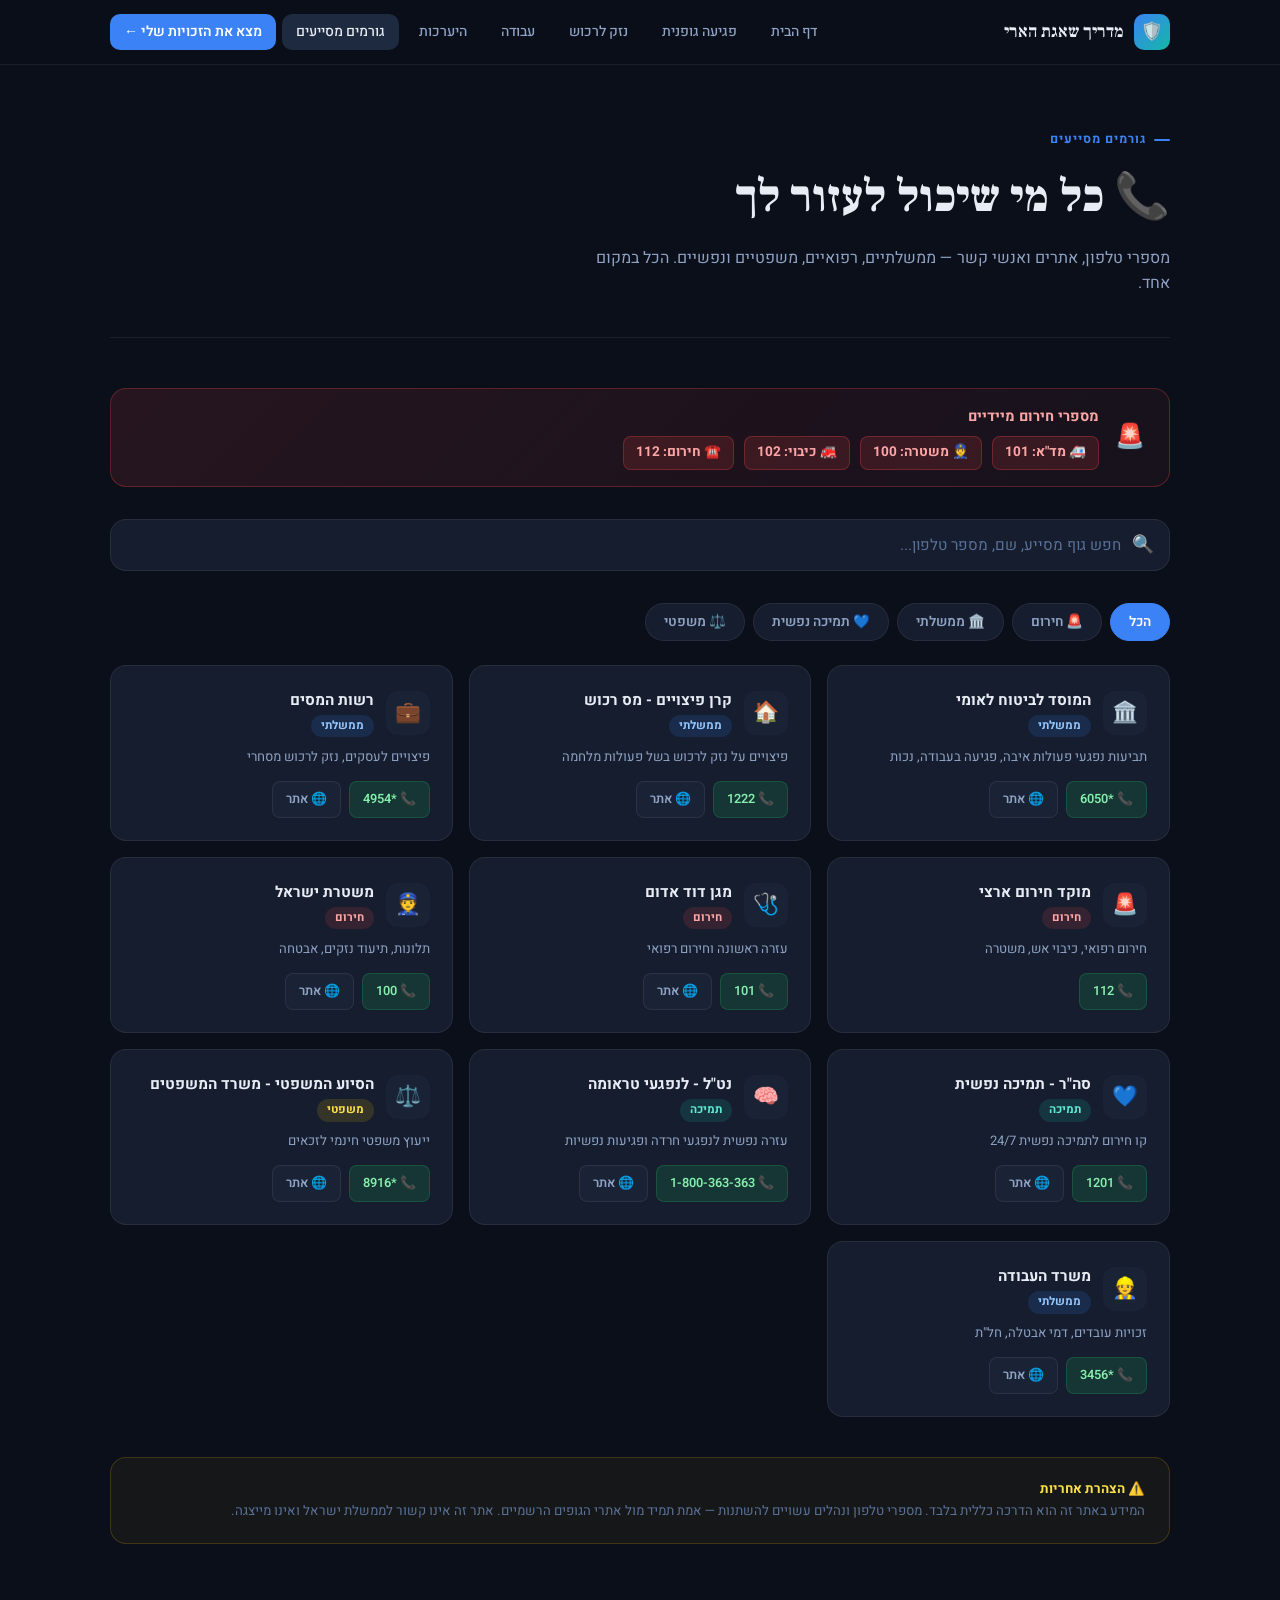
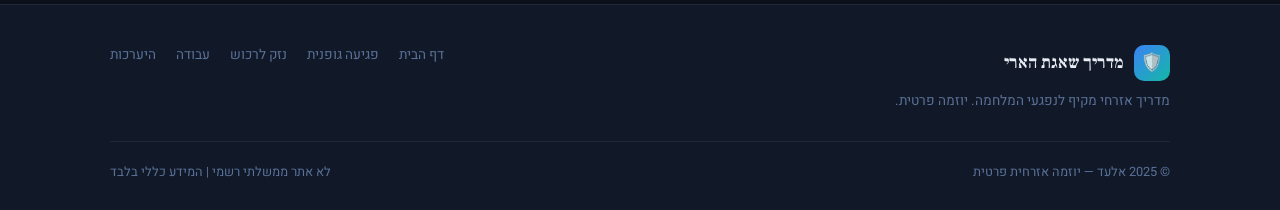
<file: pages/contacts.html>
<!DOCTYPE html>
<html lang="he" dir="rtl">
<head>
  <meta charset="UTF-8" />
  <meta name="viewport" content="width=device-width, initial-scale=1.0" />
  <title>גורמים מסייעים — מדריך שאגת הארי</title>
  <style>
/* ===== FONTS ===== */
@import url('https://fonts.googleapis.com/css2?family=Heebo:wght@300;400;500;600;700;800;900&family=Frank+Ruhl+Libre:wght@400;500;700;900&display=swap');

/* ===== VARIABLES ===== */
:root {
  --bg: #0b0f1a;
  --bg2: #111827;
  --bg3: #1a2235;
  --card: #151d2e;
  --card2: #1e2a3f;
  --border: rgba(255,255,255,0.07);
  --text: #e8ecf4;
  --text2: #8fa3c4;
  --text3: #5a7299;
  --blue: #3b82f6;
  --blue2: #1d4ed8;
  --teal: #14b8a6;
  --red: #ef4444;
  --orange: #f97316;
  --green: #22c55e;
  --yellow: #eab308;
  --gold: #f59e0b;
  --radius: 16px;
  --radius-sm: 10px;
  --shadow: 0 4px 24px rgba(0,0,0,0.4);
  --shadow-lg: 0 8px 48px rgba(0,0,0,0.6);
  --transition: 0.25s cubic-bezier(.4,0,.2,1);
  --font-display: 'Frank Ruhl Libre', serif;
  --font-body: 'Heebo', sans-serif;
}

/* ===== RESET ===== */
*, *::before, *::after { box-sizing: border-box; margin: 0; padding: 0; }
html { font-size: 16px; scroll-behavior: smooth; }
body {
  background: var(--bg);
  color: var(--text);
  font-family: var(--font-body);
  direction: rtl;
  line-height: 1.6;
  overflow-x: hidden;
}
a { color: inherit; text-decoration: none; }
ul { list-style: none; }
button { cursor: pointer; border: none; background: none; font-family: inherit; }
img { max-width: 100%; display: block; }

/* ===== SCROLLBAR ===== */
::-webkit-scrollbar { width: 6px; }
::-webkit-scrollbar-track { background: var(--bg); }
::-webkit-scrollbar-thumb { background: var(--border); border-radius: 3px; }

/* ===== LAYOUT ===== */
.container { max-width: 1100px; margin: 0 auto; padding: 0 20px; }
.section { padding: 60px 0; }
.section-sm { padding: 40px 0; }

/* ===== HEADER / NAV ===== */
.header {
  position: fixed;
  top: 0; left: 0; right: 0;
  z-index: 1000;
  background: rgba(11,15,26,0.92);
  backdrop-filter: blur(20px);
  border-bottom: 1px solid var(--border);
  transition: var(--transition);
}
.header-inner {
  display: flex;
  align-items: center;
  justify-content: space-between;
  height: 64px;
  gap: 20px;
}
.logo {
  display: flex;
  align-items: center;
  gap: 10px;
  font-family: var(--font-display);
  font-weight: 700;
  font-size: 1.1rem;
  color: var(--text);
  white-space: nowrap;
}
.logo-icon {
  width: 36px; height: 36px;
  background: linear-gradient(135deg, var(--blue), var(--teal));
  border-radius: 10px;
  display: flex; align-items: center; justify-content: center;
  font-size: 1.1rem;
}
.nav { display: flex; gap: 6px; align-items: center; }
.nav a {
  padding: 7px 14px;
  border-radius: var(--radius-sm);
  font-size: 0.875rem;
  font-weight: 500;
  color: var(--text2);
  transition: var(--transition);
}
.nav a:hover, .nav a.active {
  background: var(--card2);
  color: var(--text);
}
.nav-cta {
  background: var(--blue) !important;
  color: white !important;
  font-weight: 600 !important;
}
.nav-cta:hover { background: var(--blue2) !important; }
.nav-mobile-toggle {
  display: none;
  padding: 8px;
  border-radius: 8px;
  color: var(--text);
  font-size: 1.3rem;
}

/* ===== PAGE WRAPPER ===== */
.page-content { padding-top: 64px; }

/* ===== HERO ===== */
.hero {
  min-height: 92vh;
  display: flex;
  align-items: center;
  position: relative;
  overflow: hidden;
  padding: 80px 0 60px;
}
.hero-bg {
  position: absolute;
  inset: 0;
  background:
    radial-gradient(ellipse 80% 60% at 50% 0%, rgba(59,130,246,0.12) 0%, transparent 60%),
    radial-gradient(ellipse 50% 40% at 0% 100%, rgba(20,184,166,0.08) 0%, transparent 50%);
}
.hero-grid-lines {
  position: absolute;
  inset: 0;
  background-image:
    linear-gradient(rgba(255,255,255,0.02) 1px, transparent 1px),
    linear-gradient(90deg, rgba(255,255,255,0.02) 1px, transparent 1px);
  background-size: 60px 60px;
  mask-image: radial-gradient(ellipse 80% 80% at 50% 50%, black 0%, transparent 100%);
}
.hero-content {
  position: relative;
  z-index: 2;
  max-width: 720px;
}
.hero-badge {
  display: inline-flex;
  align-items: center;
  gap: 8px;
  background: rgba(59,130,246,0.15);
  border: 1px solid rgba(59,130,246,0.3);
  border-radius: 100px;
  padding: 6px 16px;
  font-size: 0.8rem;
  font-weight: 600;
  color: #93c5fd;
  margin-bottom: 24px;
  letter-spacing: 0.02em;
}
.hero-badge-dot {
  width: 6px; height: 6px;
  background: var(--blue);
  border-radius: 50%;
  animation: pulse 2s infinite;
}
@keyframes pulse {
  0%, 100% { opacity: 1; transform: scale(1); }
  50% { opacity: 0.5; transform: scale(0.8); }
}
.hero h1 {
  font-family: var(--font-display);
  font-size: clamp(2.2rem, 5vw, 3.5rem);
  font-weight: 900;
  line-height: 1.15;
  margin-bottom: 20px;
  color: var(--text);
}
.hero h1 span {
  background: linear-gradient(135deg, var(--blue), var(--teal));
  -webkit-background-clip: text;
  -webkit-text-fill-color: transparent;
  background-clip: text;
}
.hero-desc {
  font-size: 1.1rem;
  color: var(--text2);
  margin-bottom: 40px;
  max-width: 560px;
  line-height: 1.7;
}
.hero-actions { display: flex; gap: 12px; flex-wrap: wrap; margin-bottom: 48px; }
.btn {
  display: inline-flex; align-items: center; gap: 8px;
  padding: 13px 24px;
  border-radius: var(--radius-sm);
  font-weight: 600;
  font-size: 0.95rem;
  transition: var(--transition);
  cursor: pointer;
}
.btn-primary {
  background: var(--blue);
  color: white;
  box-shadow: 0 0 20px rgba(59,130,246,0.3);
}
.btn-primary:hover { background: var(--blue2); transform: translateY(-2px); box-shadow: 0 0 30px rgba(59,130,246,0.5); }
.btn-secondary {
  background: var(--card2);
  color: var(--text);
  border: 1px solid var(--border);
}
.btn-secondary:hover { background: var(--bg3); transform: translateY(-2px); }
.btn-danger { background: var(--red); color: white; }
.btn-danger:hover { background: #dc2626; transform: translateY(-2px); }
.btn-sm { padding: 8px 16px; font-size: 0.85rem; }

/* Quick action grid in hero */
.quick-actions {
  display: grid;
  grid-template-columns: repeat(auto-fill, minmax(180px, 1fr));
  gap: 12px;
}
.quick-action-btn {
  background: var(--card);
  border: 1px solid var(--border);
  border-radius: var(--radius);
  padding: 18px 16px;
  text-align: center;
  color: var(--text);
  transition: var(--transition);
  cursor: pointer;
  display: flex;
  flex-direction: column;
  align-items: center;
  gap: 10px;
}
.quick-action-btn:hover {
  background: var(--card2);
  border-color: rgba(59,130,246,0.4);
  transform: translateY(-3px);
  box-shadow: var(--shadow);
}
.quick-action-icon {
  font-size: 2rem;
  width: 52px; height: 52px;
  background: var(--bg3);
  border-radius: 14px;
  display: flex; align-items: center; justify-content: center;
}
.quick-action-label {
  font-size: 0.875rem;
  font-weight: 600;
  line-height: 1.3;
}

/* ===== CARDS ===== */
.card {
  background: var(--card);
  border: 1px solid var(--border);
  border-radius: var(--radius);
  padding: 28px;
  transition: var(--transition);
}
.card:hover {
  border-color: rgba(59,130,246,0.25);
  background: var(--card2);
}
.card-icon {
  font-size: 2rem;
  margin-bottom: 14px;
}
.card h3 {
  font-family: var(--font-display);
  font-size: 1.2rem;
  font-weight: 700;
  margin-bottom: 8px;
  color: var(--text);
}
.card p {
  font-size: 0.9rem;
  color: var(--text2);
  line-height: 1.6;
}
.card-grid {
  display: grid;
  grid-template-columns: repeat(auto-fill, minmax(280px, 1fr));
  gap: 20px;
}
.card-grid-2 {
  display: grid;
  grid-template-columns: repeat(auto-fill, minmax(340px, 1fr));
  gap: 20px;
}

/* ===== SECTION HEADER ===== */
.section-header { margin-bottom: 40px; }
.section-tag {
  display: inline-flex;
  align-items: center;
  gap: 8px;
  font-size: 0.78rem;
  font-weight: 700;
  letter-spacing: 0.08em;
  text-transform: uppercase;
  color: var(--blue);
  margin-bottom: 12px;
}
.section-tag::before {
  content: '';
  display: block;
  width: 16px; height: 2px;
  background: var(--blue);
  border-radius: 2px;
}
.section-header h2 {
  font-family: var(--font-display);
  font-size: clamp(1.6rem, 3vw, 2.3rem);
  font-weight: 900;
  margin-bottom: 12px;
  line-height: 1.2;
}
.section-header p {
  color: var(--text2);
  font-size: 1rem;
  max-width: 560px;
}

/* ===== WIZARD ===== */
.wizard-wrap {
  background: var(--card);
  border: 1px solid var(--border);
  border-radius: 24px;
  overflow: hidden;
  box-shadow: var(--shadow-lg);
}
.wizard-header {
  background: linear-gradient(135deg, var(--blue2), var(--blue));
  padding: 28px 32px;
  display: flex;
  align-items: center;
  gap: 14px;
}
.wizard-header h3 {
  font-family: var(--font-display);
  font-size: 1.3rem;
  font-weight: 700;
  color: white;
}
.wizard-header p { font-size: 0.875rem; color: rgba(255,255,255,0.7); margin-top: 2px; }
.wizard-body { padding: 32px; }
.wizard-progress {
  height: 4px;
  background: var(--bg3);
  border-radius: 2px;
  margin-bottom: 28px;
}
.wizard-progress-bar {
  height: 100%;
  background: linear-gradient(90deg, var(--blue), var(--teal));
  border-radius: 2px;
  transition: width 0.5s cubic-bezier(.4,0,.2,1);
}
.wizard-question {
  font-family: var(--font-display);
  font-size: 1.15rem;
  font-weight: 700;
  margin-bottom: 20px;
  color: var(--text);
}
.wizard-options { display: flex; flex-direction: column; gap: 10px; }
.wizard-option {
  background: var(--bg3);
  border: 1.5px solid var(--border);
  border-radius: var(--radius-sm);
  padding: 14px 18px;
  display: flex;
  align-items: center;
  gap: 14px;
  cursor: pointer;
  transition: var(--transition);
  text-align: right;
  font-size: 0.95rem;
  font-weight: 500;
  color: var(--text);
}
.wizard-option:hover {
  background: var(--card2);
  border-color: var(--blue);
  transform: translateX(-4px);
}
.wizard-option-icon { font-size: 1.4rem; flex-shrink: 0; }
.wizard-back {
  margin-top: 20px;
  color: var(--text3);
  font-size: 0.85rem;
  display: flex;
  align-items: center;
  gap: 6px;
  background: none;
  border: none;
  cursor: pointer;
  transition: var(--transition);
}
.wizard-back:hover { color: var(--text2); }

/* Wizard result */
.wizard-result { animation: fadeInUp 0.4s ease; }
@keyframes fadeInUp {
  from { opacity: 0; transform: translateY(20px); }
  to { opacity: 1; transform: translateY(0); }
}
.result-header {
  display: flex; align-items: center; gap: 14px;
  margin-bottom: 24px;
}
.result-icon {
  font-size: 2.5rem;
  width: 64px; height: 64px;
  background: var(--bg3);
  border-radius: 18px;
  display: flex; align-items: center; justify-content: center;
  flex-shrink: 0;
}
.result-title { font-family: var(--font-display); font-size: 1.4rem; font-weight: 900; }
.result-subtitle { font-size: 0.9rem; color: var(--text2); margin-top: 4px; }
.step-list { display: flex; flex-direction: column; gap: 10px; margin: 20px 0; }
.step-item {
  display: flex; align-items: flex-start; gap: 14px;
  background: var(--bg3);
  border-radius: var(--radius-sm);
  padding: 14px 16px;
  border-right: 3px solid var(--blue);
}
.step-num {
  width: 26px; height: 26px; min-width: 26px;
  background: var(--blue);
  border-radius: 50%;
  display: flex; align-items: center; justify-content: center;
  font-size: 0.78rem;
  font-weight: 700;
  color: white;
}
.step-text { font-size: 0.9rem; line-height: 1.5; }
.step-text strong { color: var(--text); display: block; margin-bottom: 2px; }
.step-text span { color: var(--text2); }
.result-contacts { display: flex; gap: 10px; flex-wrap: wrap; margin-top: 20px; }
.contact-chip {
  display: inline-flex; align-items: center; gap: 6px;
  background: var(--bg3);
  border: 1px solid var(--border);
  border-radius: 100px;
  padding: 6px 14px;
  font-size: 0.82rem;
  font-weight: 600;
  color: var(--text2);
  transition: var(--transition);
}
.contact-chip:hover {
  background: var(--card2);
  color: var(--text);
  border-color: var(--blue);
}
.contact-chip .chip-phone { color: var(--blue); font-weight: 700; }

/* ===== ALERT BANNER ===== */
.alert-banner {
  background: linear-gradient(135deg, rgba(239,68,68,0.12), rgba(239,68,68,0.05));
  border: 1px solid rgba(239,68,68,0.3);
  border-radius: var(--radius);
  padding: 16px 24px;
  display: flex;
  align-items: center;
  gap: 16px;
  margin-bottom: 32px;
}
.alert-banner-icon { font-size: 1.5rem; flex-shrink: 0; }
.alert-banner-text { font-size: 0.9rem; color: var(--text2); }
.alert-banner-text strong { color: #fca5a5; display: block; margin-bottom: 2px; }
.emergency-numbers { display: flex; gap: 10px; flex-wrap: wrap; margin-top: 10px; }
.emergency-num {
  display: inline-flex; align-items: center; gap: 6px;
  background: rgba(239,68,68,0.15);
  border: 1px solid rgba(239,68,68,0.3);
  border-radius: 8px;
  padding: 5px 12px;
  font-size: 0.85rem;
  font-weight: 700;
  color: #fca5a5;
}

/* ===== CONTACTS GRID ===== */
.contacts-grid {
  display: grid;
  grid-template-columns: repeat(auto-fill, minmax(260px, 1fr));
  gap: 16px;
}
.contact-card {
  background: var(--card);
  border: 1px solid var(--border);
  border-radius: var(--radius);
  padding: 22px;
  transition: var(--transition);
  display: flex;
  flex-direction: column;
  gap: 10px;
}
.contact-card:hover {
  background: var(--card2);
  border-color: rgba(59,130,246,0.3);
  transform: translateY(-3px);
  box-shadow: var(--shadow);
}
.contact-card-header { display: flex; align-items: center; gap: 12px; }
.contact-card-icon {
  font-size: 1.3rem;
  width: 44px; height: 44px;
  background: var(--bg3);
  border-radius: 12px;
  display: flex; align-items: center; justify-content: center;
}
.contact-card-name { font-weight: 700; font-size: 0.95rem; }
.contact-card-desc { font-size: 0.82rem; color: var(--text2); line-height: 1.5; }
.contact-card-actions { display: flex; gap: 8px; margin-top: 4px; }
.contact-btn {
  display: inline-flex; align-items: center; gap: 5px;
  padding: 7px 13px;
  border-radius: 8px;
  font-size: 0.8rem;
  font-weight: 600;
  transition: var(--transition);
}
.contact-btn-call {
  background: rgba(34,197,94,0.15);
  color: #86efac;
  border: 1px solid rgba(34,197,94,0.2);
}
.contact-btn-call:hover { background: rgba(34,197,94,0.25); }
.contact-btn-web {
  background: var(--bg3);
  color: var(--text2);
  border: 1px solid var(--border);
}
.contact-btn-web:hover { background: var(--card2); color: var(--text); }
.contact-category-badge {
  display: inline-block;
  padding: 2px 10px;
  border-radius: 100px;
  font-size: 0.72rem;
  font-weight: 700;
  margin-top: 2px;
}
.cat-ממשלתי { background: rgba(59,130,246,0.15); color: #93c5fd; }
.cat-חירום { background: rgba(239,68,68,0.15); color: #fca5a5; }
.cat-תמיכה { background: rgba(20,184,166,0.15); color: #5eead4; }
.cat-משפטי { background: rgba(234,179,8,0.15); color: #fde047; }

/* ===== FILTER TABS ===== */
.filter-tabs { display: flex; gap: 8px; flex-wrap: wrap; margin-bottom: 24px; }
.filter-tab {
  padding: 8px 18px;
  border-radius: 100px;
  font-size: 0.85rem;
  font-weight: 600;
  background: var(--card);
  border: 1px solid var(--border);
  color: var(--text2);
  cursor: pointer;
  transition: var(--transition);
}
.filter-tab:hover, .filter-tab.active {
  background: var(--blue);
  color: white;
  border-color: var(--blue);
}

/* ===== FAQ ===== */
.faq-list { display: flex; flex-direction: column; gap: 8px; }
.faq-item {
  background: var(--card);
  border: 1px solid var(--border);
  border-radius: var(--radius-sm);
  overflow: hidden;
  transition: var(--transition);
}
.faq-item.open { border-color: rgba(59,130,246,0.3); }
.faq-question {
  padding: 18px 22px;
  display: flex;
  justify-content: space-between;
  align-items: center;
  cursor: pointer;
  font-weight: 600;
  font-size: 0.95rem;
  gap: 12px;
  transition: var(--transition);
}
.faq-question:hover { background: var(--card2); }
.faq-chevron {
  flex-shrink: 0;
  width: 24px; height: 24px;
  background: var(--bg3);
  border-radius: 6px;
  display: flex; align-items: center; justify-content: center;
  font-size: 0.7rem;
  color: var(--text3);
  transition: transform var(--transition);
}
.faq-item.open .faq-chevron { transform: rotate(180deg); color: var(--blue); background: rgba(59,130,246,0.15); }
.faq-answer {
  display: none;
  padding: 0 22px 18px;
  font-size: 0.9rem;
  color: var(--text2);
  line-height: 1.7;
  border-top: 1px solid var(--border);
  padding-top: 16px;
}
.faq-item.open .faq-answer { display: block; }

/* ===== CHECKLIST ===== */
.checklist { display: flex; flex-direction: column; gap: 10px; }
.checklist-item {
  display: flex; align-items: flex-start; gap: 12px;
  padding: 14px 16px;
  background: var(--card);
  border: 1px solid var(--border);
  border-radius: var(--radius-sm);
  cursor: pointer;
  transition: var(--transition);
}
.checklist-item.done { opacity: 0.5; }
.checklist-item.done .checklist-label { text-decoration: line-through; color: var(--text3); }
.checklist-box {
  width: 22px; height: 22px; min-width: 22px;
  border: 2px solid var(--border);
  border-radius: 6px;
  display: flex; align-items: center; justify-content: center;
  transition: var(--transition);
  margin-top: 1px;
}
.checklist-item.done .checklist-box {
  background: var(--green);
  border-color: var(--green);
}
.checklist-label { font-size: 0.9rem; line-height: 1.5; }

/* ===== TIMELINE ===== */
.timeline { position: relative; padding-right: 28px; }
.timeline::before {
  content: '';
  position: absolute;
  right: 9px; top: 0; bottom: 0;
  width: 2px;
  background: linear-gradient(to bottom, var(--blue), var(--teal), transparent);
}
.timeline-item {
  position: relative;
  padding-bottom: 28px;
}
.timeline-item::before {
  content: '';
  position: absolute;
  right: -28px;
  top: 4px;
  width: 12px; height: 12px;
  background: var(--blue);
  border-radius: 50%;
  border: 2px solid var(--bg);
}
.timeline-time {
  font-size: 0.78rem;
  font-weight: 700;
  color: var(--blue);
  letter-spacing: 0.04em;
  margin-bottom: 4px;
}
.timeline-title { font-weight: 700; margin-bottom: 4px; }
.timeline-desc { font-size: 0.88rem; color: var(--text2); line-height: 1.6; }

/* ===== SEARCH ===== */
.search-bar {
  position: relative;
  margin-bottom: 32px;
}
.search-input {
  width: 100%;
  background: var(--card);
  border: 1px solid var(--border);
  border-radius: var(--radius);
  padding: 14px 48px 14px 18px;
  font-family: var(--font-body);
  font-size: 0.95rem;
  color: var(--text);
  transition: var(--transition);
  direction: rtl;
}
.search-input:focus {
  outline: none;
  border-color: var(--blue);
  box-shadow: 0 0 0 3px rgba(59,130,246,0.1);
}
.search-input::placeholder { color: var(--text3); }
.search-icon {
  position: absolute;
  right: 16px; top: 50%;
  transform: translateY(-50%);
  color: var(--text3);
  pointer-events: none;
  font-size: 1.1rem;
}

/* ===== DISCLAIMER ===== */
.disclaimer {
  background: rgba(234,179,8,0.05);
  border: 1px solid rgba(234,179,8,0.2);
  border-radius: var(--radius);
  padding: 20px 24px;
  font-size: 0.83rem;
  color: var(--text3);
  line-height: 1.7;
}
.disclaimer strong { color: #fde047; }

/* ===== FOOTER ===== */
footer {
  background: var(--bg2);
  border-top: 1px solid var(--border);
  padding: 40px 0 28px;
  margin-top: 60px;
}
.footer-inner {
  display: grid;
  grid-template-columns: 1fr auto;
  gap: 40px;
  align-items: start;
  margin-bottom: 28px;
}
.footer-brand p {
  font-size: 0.85rem;
  color: var(--text3);
  margin-top: 10px;
  max-width: 340px;
  line-height: 1.6;
}
.footer-links { display: flex; gap: 20px; flex-wrap: wrap; }
.footer-links a {
  font-size: 0.85rem;
  color: var(--text3);
  transition: var(--transition);
}
.footer-links a:hover { color: var(--text2); }
.footer-bottom {
  border-top: 1px solid var(--border);
  padding-top: 20px;
  display: flex;
  justify-content: space-between;
  align-items: center;
  font-size: 0.8rem;
  color: var(--text3);
  flex-wrap: wrap;
  gap: 10px;
}

/* ===== PAGES ===== */
.page-hero {
  padding: 60px 0 40px;
  border-bottom: 1px solid var(--border);
  margin-bottom: 50px;
}
.page-hero h1 {
  font-family: var(--font-display);
  font-size: clamp(1.8rem, 4vw, 2.8rem);
  font-weight: 900;
  margin-bottom: 12px;
}
.page-hero p { color: var(--text2); max-width: 600px; }

/* Incident page */
.incident-page-wrap {
  display: grid;
  grid-template-columns: 280px 1fr;
  gap: 32px;
  align-items: start;
}
.incident-sidebar {
  background: var(--card);
  border: 1px solid var(--border);
  border-radius: var(--radius);
  padding: 20px;
  position: sticky;
  top: 84px;
}
.incident-sidebar h4 {
  font-size: 0.8rem;
  font-weight: 700;
  letter-spacing: 0.06em;
  text-transform: uppercase;
  color: var(--text3);
  margin-bottom: 14px;
}
.sidebar-nav-link {
  display: flex;
  align-items: center;
  gap: 10px;
  padding: 9px 12px;
  border-radius: 8px;
  font-size: 0.875rem;
  font-weight: 500;
  color: var(--text2);
  transition: var(--transition);
  margin-bottom: 2px;
}
.sidebar-nav-link:hover, .sidebar-nav-link.active {
  background: var(--bg3);
  color: var(--text);
}
.sidebar-nav-link.active { border-right: 3px solid var(--blue); }

/* Content blocks */
.content-section { margin-bottom: 40px; }
.content-section h3 {
  font-family: var(--font-display);
  font-size: 1.25rem;
  font-weight: 800;
  margin-bottom: 16px;
  color: var(--text);
  display: flex;
  align-items: center;
  gap: 10px;
}
.info-box {
  background: rgba(59,130,246,0.08);
  border: 1px solid rgba(59,130,246,0.2);
  border-radius: var(--radius-sm);
  padding: 16px 20px;
  font-size: 0.9rem;
  color: var(--text2);
  line-height: 1.7;
  margin-bottom: 16px;
}
.info-box.warning {
  background: rgba(249,115,22,0.08);
  border-color: rgba(249,115,22,0.25);
}
.info-box.danger {
  background: rgba(239,68,68,0.08);
  border-color: rgba(239,68,68,0.25);
}
.info-box.success {
  background: rgba(34,197,94,0.08);
  border-color: rgba(34,197,94,0.25);
}

/* ===== PREP PAGE GRID ===== */
.prep-grid {
  display: grid;
  grid-template-columns: repeat(auto-fill, minmax(240px, 1fr));
  gap: 16px;
}
.prep-card {
  background: var(--card);
  border: 1px solid var(--border);
  border-radius: var(--radius);
  padding: 22px;
  transition: var(--transition);
}
.prep-card:hover {
  background: var(--card2);
  border-color: rgba(20,184,166,0.3);
  transform: translateY(-3px);
}
.prep-card-icon {
  font-size: 1.8rem;
  margin-bottom: 12px;
  display: block;
}
.prep-card h4 { font-weight: 700; margin-bottom: 8px; }
.prep-card ul { list-style: none; }
.prep-card ul li {
  font-size: 0.85rem;
  color: var(--text2);
  padding: 4px 0;
  display: flex;
  align-items: flex-start;
  gap: 6px;
}
.prep-card ul li::before { content: '✓'; color: var(--teal); flex-shrink: 0; margin-top: 1px; }

/* ===== STATS BAR ===== */
.stats-bar {
  display: grid;
  grid-template-columns: repeat(auto-fit, minmax(160px, 1fr));
  gap: 1px;
  background: var(--border);
  border: 1px solid var(--border);
  border-radius: var(--radius);
  overflow: hidden;
  margin-bottom: 48px;
}
.stat-item {
  background: var(--card);
  padding: 22px;
  text-align: center;
}
.stat-num {
  font-family: var(--font-display);
  font-size: 2rem;
  font-weight: 900;
  color: var(--text);
  display: block;
}
.stat-label { font-size: 0.8rem; color: var(--text3); margin-top: 4px; }

/* ===== MOBILE MENU ===== */
.mobile-nav {
  display: none;
  position: fixed;
  inset: 0;
  z-index: 999;
  background: rgba(11,15,26,0.97);
  backdrop-filter: blur(20px);
  flex-direction: column;
  align-items: center;
  justify-content: center;
  gap: 12px;
}
.mobile-nav.open { display: flex; }
.mobile-nav a {
  font-family: var(--font-display);
  font-size: 1.5rem;
  font-weight: 700;
  color: var(--text2);
  transition: var(--transition);
}
.mobile-nav a:hover { color: var(--text); }
.mobile-nav-close {
  position: absolute;
  top: 20px; left: 20px;
  font-size: 1.4rem;
  color: var(--text3);
  cursor: pointer;
}

/* ===== ANIMATIONS ===== */
.fade-in {
  opacity: 0;
  transform: translateY(20px);
  animation: fadeInUp 0.5s ease forwards;
}
.fade-in-delay-1 { animation-delay: 0.1s; }
.fade-in-delay-2 { animation-delay: 0.2s; }
.fade-in-delay-3 { animation-delay: 0.3s; }

/* ===== UTILITIES ===== */
.text-center { text-align: center; }
.mb-8 { margin-bottom: 8px; }
.mb-16 { margin-bottom: 16px; }
.mb-24 { margin-bottom: 24px; }
.mb-32 { margin-bottom: 32px; }
.mt-20 { margin-top: 20px; }
.hidden { display: none !important; }

/* ===== RESPONSIVE ===== */
@media (max-width: 900px) {
  .incident-page-wrap { grid-template-columns: 1fr; }
  .incident-sidebar { position: static; }
}
@media (max-width: 768px) {
  .nav { display: none; }
  .nav-mobile-toggle { display: block; }
  .hero { padding-top: 40px; }
  .hero h1 { font-size: 2rem; }
  .footer-inner { grid-template-columns: 1fr; }
  .stats-bar { grid-template-columns: repeat(2, 1fr); }
  .quick-actions { grid-template-columns: repeat(2, 1fr); }
}
@media (max-width: 480px) {
  .container { padding: 0 16px; }
  .card { padding: 20px; }
  .wizard-body { padding: 20px; }
  .quick-actions { grid-template-columns: repeat(2, 1fr); }
  .stats-bar { grid-template-columns: repeat(2, 1fr); }
  .hero-actions { flex-direction: column; }
  .hero-actions .btn { justify-content: center; }
}

/* ===== PRINT STYLES ===== */
@media print {
  .header, footer, .wizard-wrap, .hero-bg, .hero-grid-lines { display: none !important; }
  body { background: white; color: black; }
  .card, .checklist-item { background: #f5f5f5; border: 1px solid #ddd; }
}

</style>
  <link rel="icon" href="data:image/svg+xml,<svg xmlns='http://www.w3.org/2000/svg' viewBox='0 0 100 100'><text y='.9em' font-size='90'>🛡️</text></svg>" />
</head>
<body>

<header class="header">
  <div class="container">
    <div class="header-inner">
      <a href="../index.html" class="logo">
        <div class="logo-icon">🛡️</div>
        מדריך שאגת הארי
      </a>
      <nav class="nav">
        <a href="../index.html">דף הבית</a>
        <a href="injury.html">פגיעה גופנית</a>
        <a href="property.html">נזק לרכוש</a>
        <a href="work.html">עבודה</a>
        <a href="prepare.html">היערכות</a>
        <a href="contacts.html" class="active">גורמים מסייעים</a>
        <a href="../index.html#wizard" class="nav-cta btn">מצא את הזכויות שלי ←</a>
      </nav>
      <button class="nav-mobile-toggle">☰</button>
    </div>
  </div>
</header>

<div class="mobile-nav" id="mobile-nav">
  <span class="mobile-nav-close">✕</span>
  <a href="../index.html">דף הבית</a>
  <a href="injury.html">פגיעה גופנית</a>
  <a href="property.html">נזק לרכוש</a>
  <a href="work.html">עבודה</a>
  <a href="prepare.html">היערכות</a>
  <a href="contacts.html">גורמים מסייעים</a>
</div>

<div class="page-content">
  <div class="container">
    <div class="page-hero">
      <div class="section-tag">גורמים מסייעים</div>
      <h1>📞 כל מי שיכול לעזור לך</h1>
      <p>מספרי טלפון, אתרים ואנשי קשר — ממשלתיים, רפואיים, משפטיים ונפשיים. הכל במקום אחד.</p>
    </div>

    <!-- EMERGENCY BLOCK -->
    <div class="alert-banner" style="margin-bottom:32px">
      <div class="alert-banner-icon">🚨</div>
      <div class="alert-banner-text">
        <strong>מספרי חירום מיידיים</strong>
        <div class="emergency-numbers" style="margin-top:8px">
          <a href="tel:101" class="emergency-num">🚑 מד"א: 101</a>
          <a href="tel:100" class="emergency-num">👮 משטרה: 100</a>
          <a href="tel:102" class="emergency-num">🚒 כיבוי: 102</a>
          <a href="tel:112" class="emergency-num">☎️ חירום: 112</a>
        </div>
      </div>
    </div>

    <!-- SEARCH -->
    <div class="search-bar">
      <span class="search-icon">🔍</span>
      <input type="text" class="search-input" id="search-input" placeholder="חפש גוף מסייע, שם, מספר טלפון..." />
    </div>

    <!-- FILTER TABS -->
    <div class="filter-tabs">
      <button class="filter-tab active" data-filter="כל">הכל</button>
      <button class="filter-tab" data-filter="חירום">🚨 חירום</button>
      <button class="filter-tab" data-filter="ממשלתי">🏛️ ממשלתי</button>
      <button class="filter-tab" data-filter="תמיכה">💙 תמיכה נפשית</button>
      <button class="filter-tab" data-filter="משפטי">⚖️ משפטי</button>
    </div>

    <!-- CONTACTS GRID — loaded by JS -->
    <div class="contacts-grid" id="contacts-grid">
      <!-- Populated by JS from resources.json -->
      <!-- Fallback static cards if JS fails -->
      <div class="contact-card" data-searchable>
        <div class="contact-card-header">
          <div class="contact-card-icon">🏛️</div>
          <div>
            <div class="contact-card-name">המוסד לביטוח לאומי</div>
            <span class="contact-category-badge cat-ממשלתי">ממשלתי</span>
          </div>
        </div>
        <div class="contact-card-desc">תביעות נפגעי פעולות איבה, פגיעה בעבודה, נכות ודמי אבטלה.</div>
        <div class="contact-card-actions">
          <a href="tel:*6050" class="contact-btn contact-btn-call">📞 *6050</a>
          <a href="https://www.btl.gov.il" target="_blank" class="contact-btn contact-btn-web">🌐 אתר</a>
        </div>
      </div>
      <div class="contact-card" data-searchable>
        <div class="contact-card-header">
          <div class="contact-card-icon">🏠</div>
          <div>
            <div class="contact-card-name">קרן פיצויים מס רכוש</div>
            <span class="contact-category-badge cat-ממשלתי">ממשלתי</span>
          </div>
        </div>
        <div class="contact-card-desc">פיצויים על נזק לרכוש בשל פעולות מלחמה — בית, רכב, ציוד.</div>
        <div class="contact-card-actions">
          <a href="tel:1222" class="contact-btn contact-btn-call">📞 1222</a>
          <a href="https://www.gov.il" target="_blank" class="contact-btn contact-btn-web">🌐 אתר</a>
        </div>
      </div>
      <div class="contact-card" data-searchable>
        <div class="contact-card-header">
          <div class="contact-card-icon">💼</div>
          <div>
            <div class="contact-card-name">רשות המסים</div>
            <span class="contact-category-badge cat-ממשלתי">ממשלתי</span>
          </div>
        </div>
        <div class="contact-card-desc">פיצויים לעסקים, נזק לרכוש מסחרי.</div>
        <div class="contact-card-actions">
          <a href="tel:*4954" class="contact-btn contact-btn-call">📞 *4954</a>
          <a href="https://www.taxes.gov.il" target="_blank" class="contact-btn contact-btn-web">🌐 אתר</a>
        </div>
      </div>
      <div class="contact-card" data-searchable>
        <div class="contact-card-header">
          <div class="contact-card-icon">🚑</div>
          <div>
            <div class="contact-card-name">מגן דוד אדום</div>
            <span class="contact-category-badge cat-חירום">חירום</span>
          </div>
        </div>
        <div class="contact-card-desc">עזרה ראשונה וחירום רפואי 24/7.</div>
        <div class="contact-card-actions">
          <a href="tel:101" class="contact-btn contact-btn-call">📞 101</a>
          <a href="https://www.mdais.org" target="_blank" class="contact-btn contact-btn-web">🌐 אתר</a>
        </div>
      </div>
      <div class="contact-card" data-searchable>
        <div class="contact-card-header">
          <div class="contact-card-icon">🧠</div>
          <div>
            <div class="contact-card-name">נט"ל — לנפגעי טראומה</div>
            <span class="contact-category-badge cat-תמיכה">תמיכה</span>
          </div>
        </div>
        <div class="contact-card-desc">עזרה נפשית לנפגעי חרדה ופגיעות נפשיות. חינמי, אנונימי.</div>
        <div class="contact-card-actions">
          <a href="tel:1-800-363-363" class="contact-btn contact-btn-call">📞 1-800-363-363</a>
          <a href="https://www.natal.org.il" target="_blank" class="contact-btn contact-btn-web">🌐 אתר</a>
        </div>
      </div>
      <div class="contact-card" data-searchable>
        <div class="contact-card-header">
          <div class="contact-card-icon">💙</div>
          <div>
            <div class="contact-card-name">סה"ר — תמיכה נפשית</div>
            <span class="contact-category-badge cat-תמיכה">תמיכה</span>
          </div>
        </div>
        <div class="contact-card-desc">קו חירום לתמיכה נפשית 24/7. גם צ'אט ואימייל.</div>
        <div class="contact-card-actions">
          <a href="tel:1201" class="contact-btn contact-btn-call">📞 1201</a>
          <a href="https://www.sahar.org.il" target="_blank" class="contact-btn contact-btn-web">🌐 אתר</a>
        </div>
      </div>
      <div class="contact-card" data-searchable>
        <div class="contact-card-header">
          <div class="contact-card-icon">⚖️</div>
          <div>
            <div class="contact-card-name">סיוע משפטי — משרד המשפטים</div>
            <span class="contact-category-badge cat-משפטי">משפטי</span>
          </div>
        </div>
        <div class="contact-card-desc">ייעוץ משפטי חינמי לזכאים. תביעות, זכויות, ערעורים.</div>
        <div class="contact-card-actions">
          <a href="tel:*8916" class="contact-btn contact-btn-call">📞 *8916</a>
          <a href="https://www.gov.il" target="_blank" class="contact-btn contact-btn-web">🌐 אתר</a>
        </div>
      </div>
      <div class="contact-card" data-searchable>
        <div class="contact-card-header">
          <div class="contact-card-icon">👷</div>
          <div>
            <div class="contact-card-name">משרד העבודה</div>
            <span class="contact-category-badge cat-ממשלתי">ממשלתי</span>
          </div>
        </div>
        <div class="contact-card-desc">זכויות עובדים, אכיפת דיני עבודה, דמי אבטלה.</div>
        <div class="contact-card-actions">
          <a href="tel:*3456" class="contact-btn contact-btn-call">📞 *3456</a>
          <a href="https://www.gov.il" target="_blank" class="contact-btn contact-btn-web">🌐 אתר</a>
        </div>
      </div>
      <div class="contact-card" data-searchable>
        <div class="contact-card-header">
          <div class="contact-card-icon">👮</div>
          <div>
            <div class="contact-card-name">משטרת ישראל</div>
            <span class="contact-category-badge cat-חירום">חירום</span>
          </div>
        </div>
        <div class="contact-card-desc">תלונות, תיעוד נזקים רשמי, אבטחה ציבורית.</div>
        <div class="contact-card-actions">
          <a href="tel:100" class="contact-btn contact-btn-call">📞 100</a>
          <a href="https://www.police.gov.il" target="_blank" class="contact-btn contact-btn-web">🌐 אתר</a>
        </div>
      </div>
      <div class="contact-card" data-searchable>
        <div class="contact-card-header">
          <div class="contact-card-icon">🚨</div>
          <div>
            <div class="contact-card-name">מוקד חירום ארצי</div>
            <span class="contact-category-badge cat-חירום">חירום</span>
          </div>
        </div>
        <div class="contact-card-desc">כולל כיבוי אש, משטרה, רפואה — מוקד אחד לכולם.</div>
        <div class="contact-card-actions">
          <a href="tel:112" class="contact-btn contact-btn-call">📞 112</a>
        </div>
      </div>
    </div>

    <div class="disclaimer" style="margin-top:40px">
      <strong>⚠️ הצהרת אחריות</strong><br />
      המידע באתר זה הוא הדרכה כללית בלבד. מספרי טלפון ונהלים עשויים להשתנות — אמת תמיד מול אתרי הגופים הרשמיים.
      אתר זה אינו קשור לממשלת ישראל ואינו מייצגה.
    </div>
  </div>
</div>

<footer>
  <div class="container">
    <div class="footer-inner">
      <div class="footer-brand">
        <div class="logo"><div class="logo-icon">🛡️</div> מדריך שאגת הארי</div>
        <p>מדריך אזרחי מקיף לנפגעי המלחמה. יוזמה פרטית.</p>
      </div>
      <div class="footer-links">
        <a href="../index.html">דף הבית</a>
        <a href="injury.html">פגיעה גופנית</a>
        <a href="property.html">נזק לרכוש</a>
        <a href="work.html">עבודה</a>
        <a href="prepare.html">היערכות</a>
      </div>
    </div>
    <div class="footer-bottom">
      <span>© 2025 אלעד — יוזמה אזרחית פרטית</span>
      <span>לא אתר ממשלתי רשמי | המידע כללי בלבד</span>
    </div>
  </div>
</footer>

<script>
// ===== WIZARD TREE =====
const WIZARD_TREE = {
  start: {
    question: "מה קרה לך?",
    options: [
      { text: "נפגעתי פיזית", icon: "🤕", next: "injury_type" },
      { text: "הבית / הנכס שלי ניזוק", icon: "🏠", next: "property_type" },
      { text: "הרכב שלי ניזוק", icon: "🚗", next: "vehicle" },
      { text: "יש לי בעיות בעבודה", icon: "💼", next: "work_type" },
      { text: "עסק שלי נפגע", icon: "🏪", next: "business" },
      { text: "נזק נפשי / חרדה", icon: "🧠", next: "result_mental" },
      { text: "פונתי מהדירה", icon: "🚪", next: "result_evac" },
      { text: "דירה חדשה מקבלן", icon: "🏗️", next: "result_contractor" }
    ]
  },
  injury_type: {
    question: "מה סוג הפגיעה?",
    options: [
      { text: "נפצעתי מרסיסים / פגז", icon: "💥", next: "result_injury_shrapnel" },
      { text: "נפגעתי בריצה למרחב מוגן", icon: "🏃", next: "result_injury_shelter" },
      { text: "גל הדף / לחץ", icon: "💨", next: "result_injury_blast" },
      { text: "חרדה חריפה / התקף פאניקה", icon: "😰", next: "result_mental" }
    ]
  },
  property_type: {
    question: "מה נפגע?",
    options: [
      { text: "פגיעה ישירה / שריפה", icon: "🔥", next: "result_property_direct" },
      { text: "נזק מגל הדף (שמשות, קירות)", icon: "🪟", next: "result_property_blast" },
      { text: "דירה שכורה", icon: "🏢", next: "result_property_rented" },
      { text: "ציוד אישי בדירה", icon: "📦", next: "result_property_contents" }
    ]
  },
  vehicle: {
    question: "מה קרה לרכב?",
    options: [
      { text: "נפגע / נשרף / רסיסים", icon: "🔥", next: "result_vehicle_damaged" },
      { text: "תאונה בגלל ריצה למרחב מוגן", icon: "💥", next: "result_vehicle_accident" }
    ]
  },
  work_type: {
    question: "מה הבעיה בעבודה?",
    options: [
      { text: "לא יכול להגיע לעבודה", icon: "🚫", next: "result_work_absence" },
      { text: "פוטרתי / חל\"ת בגלל המלחמה", icon: "📋", next: "result_work_fired" },
      { text: "המעסיק לא משלם", icon: "💰", next: "result_work_unpaid" }
    ]
  },
  business: {
    question: "מה קרה לעסק?",
    options: [
      { text: "נזק פיזי לעסק", icon: "🔥", next: "result_business_damage" },
      { text: "הפסדי הכנסה", icon: "📉", next: "result_business_income" }
    ]
  }
};

const WIZARD_RESULTS = {
  result_injury_shrapnel: {
    icon: "🚨", title: "פגיעת רסיסים / פגז",
    subtitle: "זכאי לפיצויים מלאים מביטוח לאומי כנפגע פעולת איבה",
    steps: [
      { title: "פנה לחדר מיון מיד", desc: "בקש שיירשם 'פגיעת פעולת איבה'. שמור את כל המסמכים הרפואיים." },
      { title: "הגש תביעה לביטוח לאומי", desc: "תביעה כ'נפגע פעולות איבה'. יש לך 12 חודשים. ניתן אונליין בbtl.gov.il." },
      { title: "תעד את הפציעה", desc: "צלם, שמור חשבוניות, רשום בדיוק מה קרה, מתי ואיפה." },
      { title: "שקול עו\"ד נזקי גוף", desc: "בפגיעות קשות — עו\"ד עובד על אחוז מהפיצוי בלבד." }
    ],
    contacts: [{ name: "ביטוח לאומי", phone: "*6050" }, { name: "מד\"א", phone: "101" }],
    links: [{ label: "ביטוח לאומי", url: "https://www.btl.gov.il" }]
  },
  result_injury_shelter: {
    icon: "🏃", title: "פגיעה בריצה למרחב מוגן",
    subtitle: "ייתכן ותוכר כנפגע פעולת איבה — אל תוותר מראש",
    steps: [
      { title: "קבל תיעוד רפואי מפורט", desc: "ציין שהפגיעה אירעה בריצה לממ\"ד בעקבות אזעקה מאושרת." },
      { title: "אסוף עדים", desc: "שם וטלפון של עדים — מחזק משמעותית את התביעה." },
      { title: "הגש לביטוח לאומי ואל תוותר", desc: "גם אם נדחית — יש זכות ערעור. פנה לסיוע משפטי." }
    ],
    contacts: [{ name: "ביטוח לאומי", phone: "*6050" }, { name: "סיוע משפטי", phone: "*8916" }],
    links: [{ label: "ביטוח לאומי", url: "https://www.btl.gov.il" }]
  },
  result_injury_blast: {
    icon: "💨", title: "פגיעה מגל הדף",
    subtitle: "נזקים שאינם נראים לעין — חובה לבדוק",
    steps: [
      { title: "בדיקת שמיעה + נוירולוגית מיד", desc: "נזקים מתגלים רק לאחר ימים — בדוק מוקדם." },
      { title: "תעד מיקומך בזמן הפיצוץ", desc: "כתובת מדויקת, שעה, מרחק — כל הפרטים נחוצים לתביעה." },
      { title: "הגש לביטוח לאומי כנפגע פעולת איבה", desc: "גל הדף ממקור מלחמתי מוכר ישירות." }
    ],
    contacts: [{ name: "ביטוח לאומי", phone: "*6050" }, { name: "מד\"א", phone: "101" }],
    links: [{ label: "ביטוח לאומי", url: "https://www.btl.gov.il" }]
  },
  result_mental: {
    icon: "💙", title: "פגיעה נפשית / חרדה",
    subtitle: "אתה לא לבד — יש מקצוענים שמחכים לעזור",
    steps: [
      { title: "צור קשר עם נט\"ל עכשיו", desc: "קו חירום: 1-800-363-363. חינמי, אנונימי, 24/7." },
      { title: "פנה לרופא המשפחה", desc: "בקש הפניה לפסיכולוג / פסיכיאטר — כלול בסל הבריאות." },
      { title: "תעד כל פנייה ואבחון", desc: "סיכומי ביקורים — יהיו נחוצים לתביעת נכות עתידית." }
    ],
    contacts: [{ name: "נט\"ל", phone: "1-800-363-363" }, { name: "סה\"ר", phone: "1201" }],
    links: [{ label: "אתר נט\"ל", url: "https://www.natal.org.il" }]
  },
  result_property_direct: {
    icon: "🏚️", title: "פגיעה ישירה בנכס",
    subtitle: "פנה מיד לקרן פיצויים מס רכוש — 3 חודשים להגשה",
    steps: [
      { title: "אל תיכנס לפני אישור בטיחות", desc: "בקש בדיקת מבנה מהרשות המקומית לפני כניסה." },
      { title: "תעד הכל לפני כל תיקון", desc: "צלם מכל זווית. חותמת תאריך. שמור בענן." },
      { title: "הגש תביעה לקרן פיצויים מס רכוש", desc: "דרך taxes.gov.il. תוך 3 חודשים מיום הנזק." },
      { title: "הזמן שמאי רכוש", desc: "שמאי מטעמך מוודא שאתה מקבל פיצוי מלא." }
    ],
    contacts: [{ name: "קרן פיצויים", phone: "1222" }, { name: "רשות המסים", phone: "*4954" }],
    links: [{ label: "רשות המסים", url: "https://www.taxes.gov.il" }]
  },
  result_property_blast: {
    icon: "🪟", title: "נזק מגל הדף",
    subtitle: "שמשות, קירות, דלתות — הכל ניתן לתביעה",
    steps: [
      { title: "תעד לפני כל תיקון", desc: "צלם כל נזק לפני שמישהו נוגע." },
      { title: "פנה לביטוח הדירה", desc: "בדוק אם הפוליסה כוללת כיסוי נזקי מלחמה." },
      { title: "הגש גם לקרן פיצויים", desc: "גם אם הביטוח שילם — ניתן לתבוע את ההפרש. תוך 3 חודשים." }
    ],
    contacts: [{ name: "קרן פיצויים", phone: "1222" }],
    links: [{ label: "רשות המסים", url: "https://www.taxes.gov.il" }]
  },
  result_property_rented: {
    icon: "🏢", title: "דירה שכורה שניזוקה",
    subtitle: "בעל הנכס על המבנה — אתה על הרכוש האישי",
    steps: [
      { title: "הודע לבעל הדירה בכתב מיידית", desc: "ווטסאפ עם תמונות מספיק — שמור עותק." },
      { title: "תבע על רכושך האישי בנפרד", desc: "הגש לקרן פיצויים בנפרד מבעל הדירה." },
      { title: "בקש הפחתה בשכירות", desc: "אם הדירה אינה ראויה למגורים — בקש הפחתה בכתב." }
    ],
    contacts: [{ name: "קרן פיצויים", phone: "1222" }, { name: "סיוע משפטי", phone: "*8916" }],
    links: []
  },
  result_property_contents: {
    icon: "📦", title: "נזק לרכוש אישי",
    subtitle: "ניתן לתבוע על ציוד אישי שניזוק",
    steps: [
      { title: "ערוך רשימת נזקים מפורטת", desc: "שם פריט + שווי (חפש מחיר אונליין). כמה שיותר פרטים." },
      { title: "אל תזרוק פריטים ניזוקים", desc: "שמאי צריך לראות את הנזק — שמור הכל עד שמאות." },
      { title: "פנה לביטוח תכולה — ואם אין: לקרן פיצויים", desc: "ביטוח תכולה מכסה רכוש אישי. אם לא קיים — קרן פיצויים." }
    ],
    contacts: [{ name: "קרן פיצויים", phone: "1222" }],
    links: []
  },
  result_vehicle_damaged: {
    icon: "🚗", title: "רכב ניזוק / נשרף",
    subtitle: "ביטוח + קרן פיצויים — אפשר לתבוע גם וגם",
    steps: [
      { title: "צלם לפני גרירה", desc: "תמונות נזק, לוחית רישוי, הסביבה. חותמת תאריך." },
      { title: "פנה לחברת הביטוח", desc: "בדוק אם הפוליסה כוללת כיסוי נזקי מלחמה / רסיסים." },
      { title: "הגש לקרן פיצויים בנוסף", desc: "גם אם הביטוח כיסה חלק — ניתן לתבוע ההפרש. תוך 3 חודשים." }
    ],
    contacts: [{ name: "קרן פיצויים", phone: "1222" }, { name: "רשות המסים", phone: "*4954" }],
    links: [{ label: "רשות המסים", url: "https://www.taxes.gov.il" }]
  },
  result_vehicle_accident: {
    icon: "💥", title: "תאונה בגלל אזעקה",
    subtitle: "דווח למשטרה עם ציון הסיבה",
    steps: [
      { title: "הגש דו\"ח תאונה במשטרה", desc: "ציין שהאזעקה גרמה לתאונה — משפיע על כיסוי הביטוח." },
      { title: "פנה לחברת הביטוח", desc: "תאונות מריצה לממ\"ד עשויות להיות מוכרות בתנאים מסוימים." }
    ],
    contacts: [{ name: "משטרה", phone: "100" }, { name: "ביטוח לאומי", phone: "*6050" }],
    links: []
  },
  result_work_absence: {
    icon: "🏢", title: "לא יכול להגיע לעבודה",
    subtitle: "יש הגנות חוקיות בזמן חירום לאומי",
    steps: [
      { title: "עדכן את המעסיק בכתב מיידית", desc: "ציין סיבה מדויקת. שמור עותק." },
      { title: "בדוק אם אזורך מוכרז כמוגבל", desc: "אזור מוכרז → זכאות לדמי אבטלה גם ללא פיטורים." },
      { title: "פנה לביטוח לאומי לבדיקת זכאות", desc: "דמי אבטלה, חל\"ת, תשלום מיוחד — בדוק מה מגיע." }
    ],
    contacts: [{ name: "משרד העבודה", phone: "*3456" }, { name: "ביטוח לאומי", phone: "*6050" }],
    links: [{ label: "ביטוח לאומי", url: "https://www.btl.gov.il" }]
  },
  result_work_fired: {
    icon: "📋", title: "פיטורים / חל\"ת",
    subtitle: "לא כל פיטורים בזמן מלחמה הם חוקיים",
    steps: [
      { title: "בקש הודעת פיטורים בכתב", desc: "ללא הודעה כתובה — קשה מאוד לתבוע." },
      { title: "הגש לדמי אבטלה תוך 30 ימים", desc: "כל יום שעובר מקטין את הזכאות. הגש מיידית." },
      { title: "בדוק חל\"ת — מרצון או כפוי?", desc: "חל\"ת כפוי = זכאי לדמי אבטלה. הבדל קריטי." }
    ],
    contacts: [{ name: "ביטוח לאומי", phone: "*6050" }, { name: "סיוע משפטי", phone: "*8916" }],
    links: [{ label: "ביטוח לאומי", url: "https://www.btl.gov.il" }]
  },
  result_work_unpaid: {
    icon: "💰", title: "מעסיק לא משלם שכר",
    subtitle: "הפרת חוק — יש מנגנון אכיפה",
    steps: [
      { title: "שלח מכתב דרישה בכתב", desc: "פרט כמה חייבים לך ועבור איזה תקופה. שמור עותק." },
      { title: "הגש תלונה למשרד העבודה", desc: "יכולים לחקור ולהטיל קנסות על המעסיק." },
      { title: "הגש תביעה לבית הדין לעבודה", desc: "ניתן ללא עו\"ד. מהיר יחסית." }
    ],
    contacts: [{ name: "משרד העבודה", phone: "*3456" }, { name: "סיוע משפטי", phone: "*8916" }],
    links: []
  },
  result_business_damage: {
    icon: "🏪", title: "נזק פיזי לעסק",
    subtitle: "קרן פיצויים + דחיית תשלומים ממשלתיים",
    steps: [
      { title: "תעד נזקים לפני תיקון", desc: "צלם הכל. רשום רשימת ציוד שניזוק עם שווי משוערך." },
      { title: "פנה לרשות המסים לפיצוי עסקי", desc: "דרך taxes.gov.il — יש תכנית פיצויים לעסקים." },
      { title: "בקש דחיית תשלומים", desc: "ניתן לבקש דחיית מע\"מ, מס הכנסה וביטוח לאומי." }
    ],
    contacts: [{ name: "רשות המסים", phone: "*4954" }],
    links: [{ label: "רשות המסים", url: "https://www.taxes.gov.il" }]
  },
  result_business_income: {
    icon: "📉", title: "הפסדי הכנסה לעסק",
    subtitle: "פיצויים על הפסד הכנסה דרך רשות המסים",
    steps: [
      { title: "תעד הפסדי הכנסה", desc: "שמור נתוני חשבונאות: השוואה חודש-על-חודש מהשנה הקודמת." },
      { title: "פנה לרשות המסים לפיצוי", desc: "יש תכנית פיצויים על הפסד הכנסה לעסקים שנפגעו." },
      { title: "בדוק הלוואות מסובסדות", desc: "בנק ישראל ומשרד האוצר מפעילים קווי אשראי מוזלים בחירום." }
    ],
    contacts: [{ name: "רשות המסים", phone: "*4954" }],
    links: [{ label: "רשות המסים", url: "https://www.taxes.gov.il" }]
  },
  result_evac: {
    icon: "🚪", title: "פינוי מהדירה",
    subtitle: "יש לך זכות לדיור חלופי ממומן",
    steps: [
      { title: "קבל צו פינוי כתוב מהרשות המקומית", desc: "זה המסמך הבסיסי לכל תביעה על דיור חלופי." },
      { title: "פנה למחלקת הרווחה של העירייה", desc: "מסייעים במציאת דיור זמני, מלונות ותמיכה כספית." },
      { title: "שמור כל קבלה על הוצאות פינוי", desc: "שכירות, מלון, הובלה, אחסון — הכל ניתן לפיצוי." },
      { title: "פנה לקרן פיצויים לכיסוי הוצאות", desc: "קרן פיצויים מס רכוש מכסה גם הוצאות דיור חלופי." }
    ],
    contacts: [{ name: "קרן פיצויים", phone: "1222" }, { name: "עיריית רמת גן", phone: "03-6752222" }],
    links: [{ label: "עיריית רמת גן", url: "https://www.ramat-gan.muni.il" }, { label: "רשות המסים", url: "https://www.taxes.gov.il" }]
  },
  result_contractor: {
    icon: "🏗️", title: "דירה חדשה מקבלן",
    subtitle: "הפרד בין נזק מלחמה לליקויי קבלן",
    steps: [
      { title: "הפרד נזק מלחמה מליקויי בנייה", desc: "נזק מהמלחמה → קרן פיצויים. ליקויים קיימים → אחריות הקבלן." },
      { title: "שלח הודעה כתובה לקבלן", desc: "דואר רשום / מייל. שומר על זכויותיך תחת חוק המכר." },
      { title: "הגש לקרן פיצויים על נזקי מלחמה", desc: "בנפרד לחלוטין מהתביעה נגד הקבלן. תוך 3 חודשים." },
      { title: "שכור שמאי + עו\"ד נדל\"ן", desc: "שמאי שמכיר בנייה ונזקי מלחמה ישפר את הפיצוי." }
    ],
    contacts: [{ name: "קרן פיצויים", phone: "1222" }, { name: "סיוע משפטי", phone: "*8916" }],
    links: [{ label: "רשות המסים", url: "https://www.taxes.gov.il" }]
  }
};

// ===== WIZARD ENGINE =====
let wizardState = { current: "start", history: [] };

function initWizard() {
  if (!document.getElementById("wizard-content")) return;
  renderWizardStep("start");
}

function renderWizardStep(stepKey) {
  const el = document.getElementById("wizard-content");
  const step = WIZARD_TREE[stepKey];
  if (!step || !el) return;
  const bar = document.getElementById("wizard-progress-bar");
  if (bar) bar.style.width = Math.min((wizardState.history.length / 3) * 90 + 5, 90) + "%";
  if (step.result) { renderWizardResult(step.result); return; }
  let html = `<div class="wizard-question">${step.question}</div><div class="wizard-options">`;
  step.options.forEach(opt => {
    html += `<button class="wizard-option" onclick="window.wizardChoose('${opt.next}')"><span class="wizard-option-icon">${opt.icon}</span><span>${opt.text}</span></button>`;
  });
  html += `</div>`;
  if (wizardState.history.length > 0) html += `<button class="wizard-back" onclick="window.wizardBack()">← חזור לשאלה הקודמת</button>`;
  el.innerHTML = html;
}

function renderWizardResult(resultKey) {
  const el = document.getElementById("wizard-content");
  const bar = document.getElementById("wizard-progress-bar");
  if (bar) bar.style.width = "100%";
  const r = WIZARD_RESULTS[resultKey];
  if (!r || !el) return;
  const stepsHtml = r.steps.map((s, i) => `<div class="step-item"><div class="step-num">${i+1}</div><div class="step-text"><strong>${s.title}</strong><span>${s.desc}</span></div></div>`).join("");
  const contactsHtml = r.contacts.map(c => `<a href="tel:${c.phone}" class="contact-chip">📞 ${c.name} <span class="chip-phone">${c.phone}</span></a>`).join("");
  const linksHtml = (r.links && r.links.length) ? `<div style="display:flex;gap:8px;flex-wrap:wrap;margin-top:10px">${r.links.map(l=>`<a href="${l.url}" target="_blank" class="contact-chip" style="color:var(--blue)">🌐 ${l.label}</a>`).join("")}</div>` : "";
  el.innerHTML = `<div class="wizard-result"><div class="result-header"><div class="result-icon">${r.icon}</div><div><div class="result-title">${r.title}</div><div class="result-subtitle">${r.subtitle}</div></div></div><div class="step-list">${stepsHtml}</div><div class="result-contacts">${contactsHtml}</div>${linksHtml}<button class="wizard-back" onclick="window.wizardReset()" style="margin-top:16px">↺ התחל מחדש</button></div>`;
}

function wizardChoose(next) {
  wizardState.history.push(wizardState.current);
  wizardState.current = next;
  const step = WIZARD_TREE[next];
  if (step && step.result) renderWizardResult(step.result);
  else renderWizardStep(next);
}
function wizardBack() {
  if (!wizardState.history.length) return;
  wizardState.current = wizardState.history.pop();
  renderWizardStep(wizardState.current);
}
function wizardReset() {
  wizardState = { current: "start", history: [] };
  const bar = document.getElementById("wizard-progress-bar");
  if (bar) bar.style.width = "5%";
  renderWizardStep("start");
}

window.wizardChoose = wizardChoose;
window.wizardBack = wizardBack;
window.wizardReset = wizardReset;

// ===== FAQ =====
function initFAQ() {
  document.querySelectorAll(".faq-item").forEach(item => {
    const q = item.querySelector(".faq-question");
    if (!q) return;
    q.addEventListener("click", () => {
      const open = item.classList.contains("open");
      document.querySelectorAll(".faq-item").forEach(i => i.classList.remove("open"));
      if (!open) item.classList.add("open");
    });
  });
}

// ===== CHECKLIST =====
function initChecklists() {
  document.querySelectorAll(".checklist-item").forEach(item => {
    const key = "check_" + item.dataset.key;
    try { if (localStorage.getItem(key) === "1") { item.classList.add("done"); const b = item.querySelector(".checklist-box"); if (b) b.textContent = "✓"; } } catch(e) {}
    item.addEventListener("click", () => {
      const done = item.classList.toggle("done");
      const b = item.querySelector(".checklist-box");
      if (b) b.textContent = done ? "✓" : "";
      try { localStorage.setItem(key, done ? "1" : "0"); } catch(e) {}
    });
  });
}

// ===== SEARCH =====
function initSearch() {
  const input = document.getElementById("search-input");
  if (!input) return;
  input.addEventListener("input", e => {
    const q = e.target.value.trim().toLowerCase();
    document.querySelectorAll("[data-searchable]").forEach(card => {
      card.style.display = (!q || card.textContent.toLowerCase().includes(q)) ? "" : "none";
    });
  });
}

// ===== FILTER TABS =====
function initFilterTabs(contacts) {
  document.querySelectorAll(".filter-tab").forEach(tab => {
    tab.addEventListener("click", () => {
      document.querySelectorAll(".filter-tab").forEach(t => t.classList.remove("active"));
      tab.classList.add("active");
      if (contacts) renderContacts(contacts, tab.dataset.filter);
    });
  });
}

// ===== CONTACTS =====
function renderContacts(contacts, filter) {
  const grid = document.getElementById("contacts-grid");
  if (!grid) return;
  const filtered = filter === "כל" ? contacts : contacts.filter(c => c.category === filter);
  grid.innerHTML = filtered.map(c => `
    <div class="contact-card" data-searchable>
      <div class="contact-card-header">
        <div class="contact-card-icon">${c.icon}</div>
        <div><div class="contact-card-name">${c.name}</div><span class="contact-category-badge cat-${c.category}">${c.category}</span></div>
      </div>
      <div class="contact-card-desc">${c.description}</div>
      <div class="contact-card-actions">
        <a href="tel:${c.phone}" class="contact-btn contact-btn-call">📞 ${c.phone}</a>
        ${c.website ? `<a href="${c.website}" target="_blank" class="contact-btn contact-btn-web">🌐 אתר</a>` : ""}
      </div>
    </div>`).join("");
}

async function loadContacts() {
  const grid = document.getElementById("contacts-grid");
  if (!grid) return;
  try {
    const isSubPage = window.location.pathname.includes("/pages/");
    const base = isSubPage ? "../" : "./";
    const res = await fetch(base + "data/resources.json");
    const data = await res.json();
    renderContacts(data.contacts, "כל");
    initFilterTabs(data.contacts);
  } catch(e) { initFilterTabs(null); }
}

// ===== MOBILE MENU =====
function initMobileMenu() {
  const toggle = document.querySelector(".nav-mobile-toggle");
  const menu = document.getElementById("mobile-nav");
  const close = document.querySelector(".mobile-nav-close");
  if (toggle && menu) toggle.addEventListener("click", () => menu.classList.add("open"));
  if (close && menu) close.addEventListener("click", () => menu.classList.remove("open"));
  document.querySelectorAll(".mobile-nav a").forEach(a => a.addEventListener("click", () => menu && menu.classList.remove("open")));
}

// ===== HEADER SCROLL =====
function initHeaderScroll() {
  const header = document.querySelector(".header");
  if (!header) return;
  window.addEventListener("scroll", () => {
    header.style.borderBottomColor = window.scrollY > 10 ? "rgba(255,255,255,0.1)" : "rgba(255,255,255,0.07)";
  });
}

function scrollToSection(id) {
  const el = document.getElementById(id);
  if (el) el.scrollIntoView({ behavior: "smooth", block: "start" });
}
window.scrollToSection = scrollToSection;

// ===== INIT =====
document.addEventListener("DOMContentLoaded", () => {
  initWizard();
  loadContacts();
  initFAQ();
  initChecklists();
  initSearch();
  initMobileMenu();
  initHeaderScroll();
});

</script>
</body>
</html>
</file>
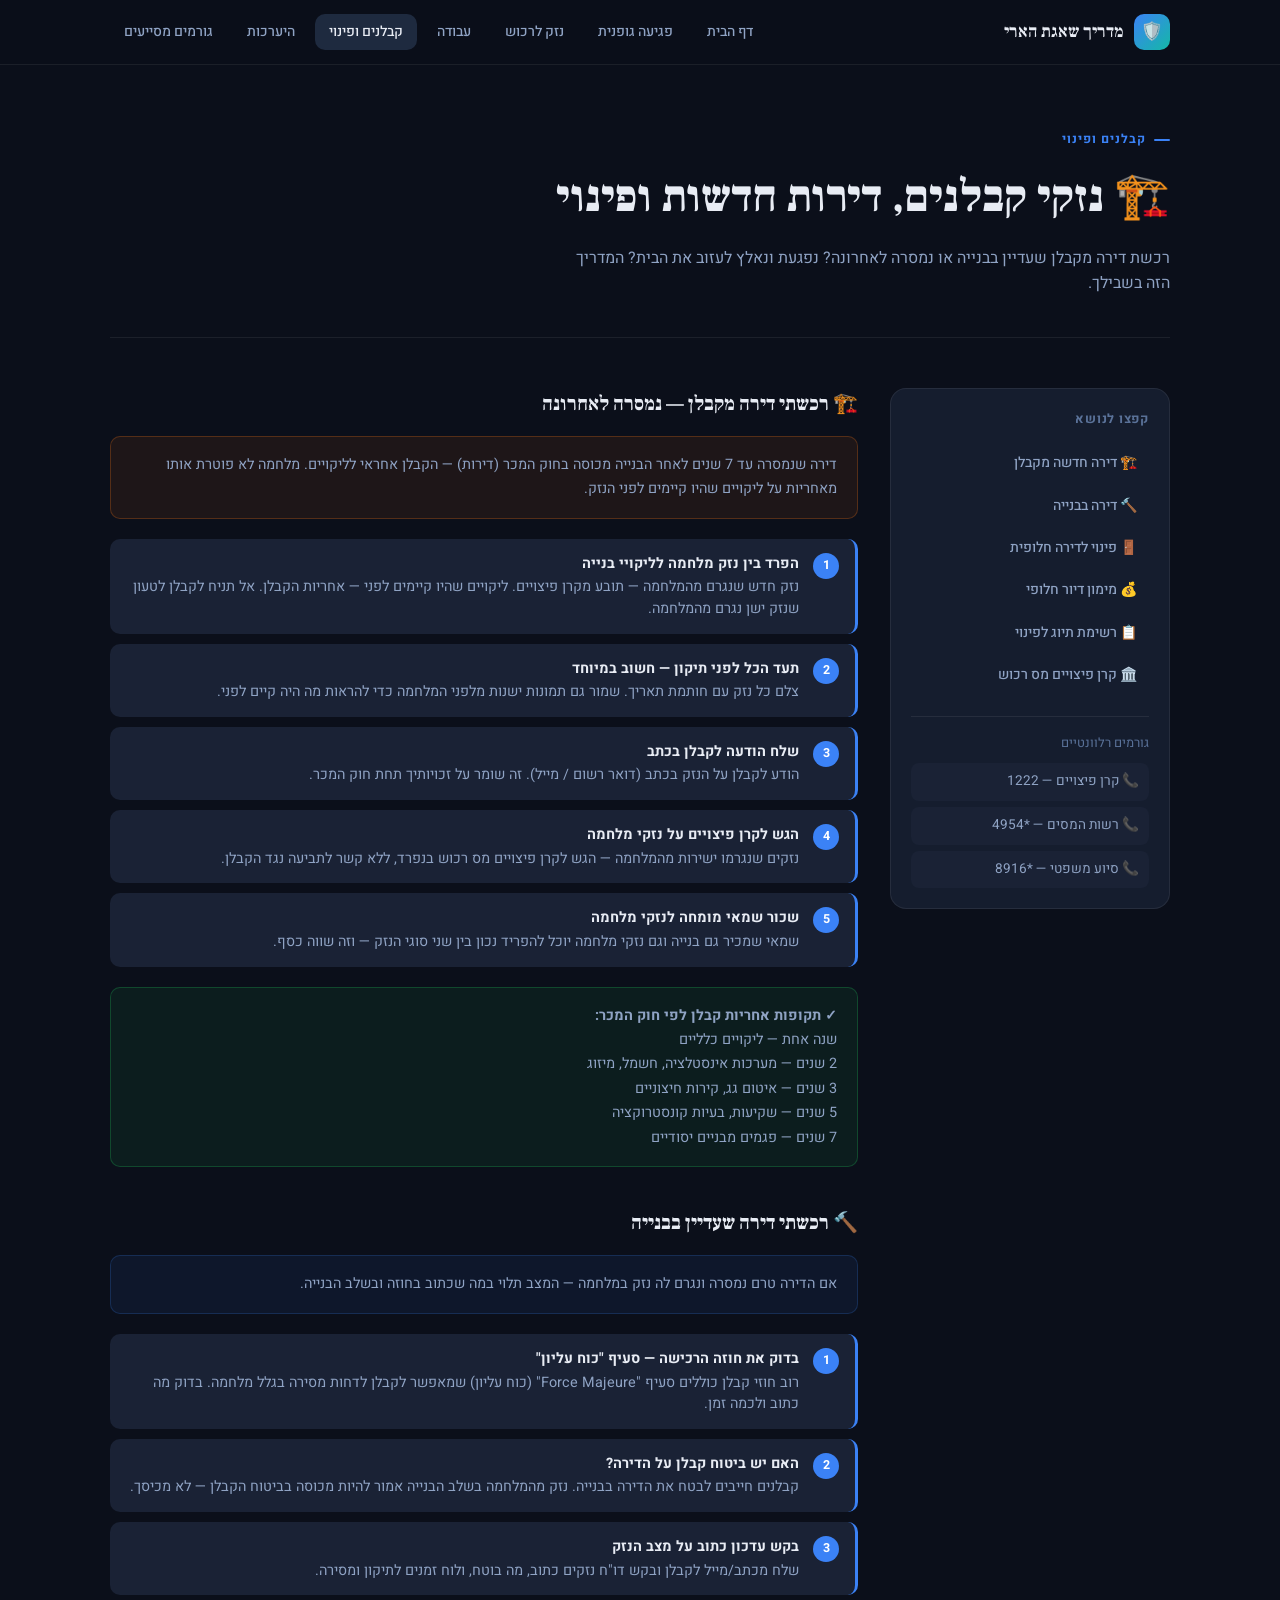
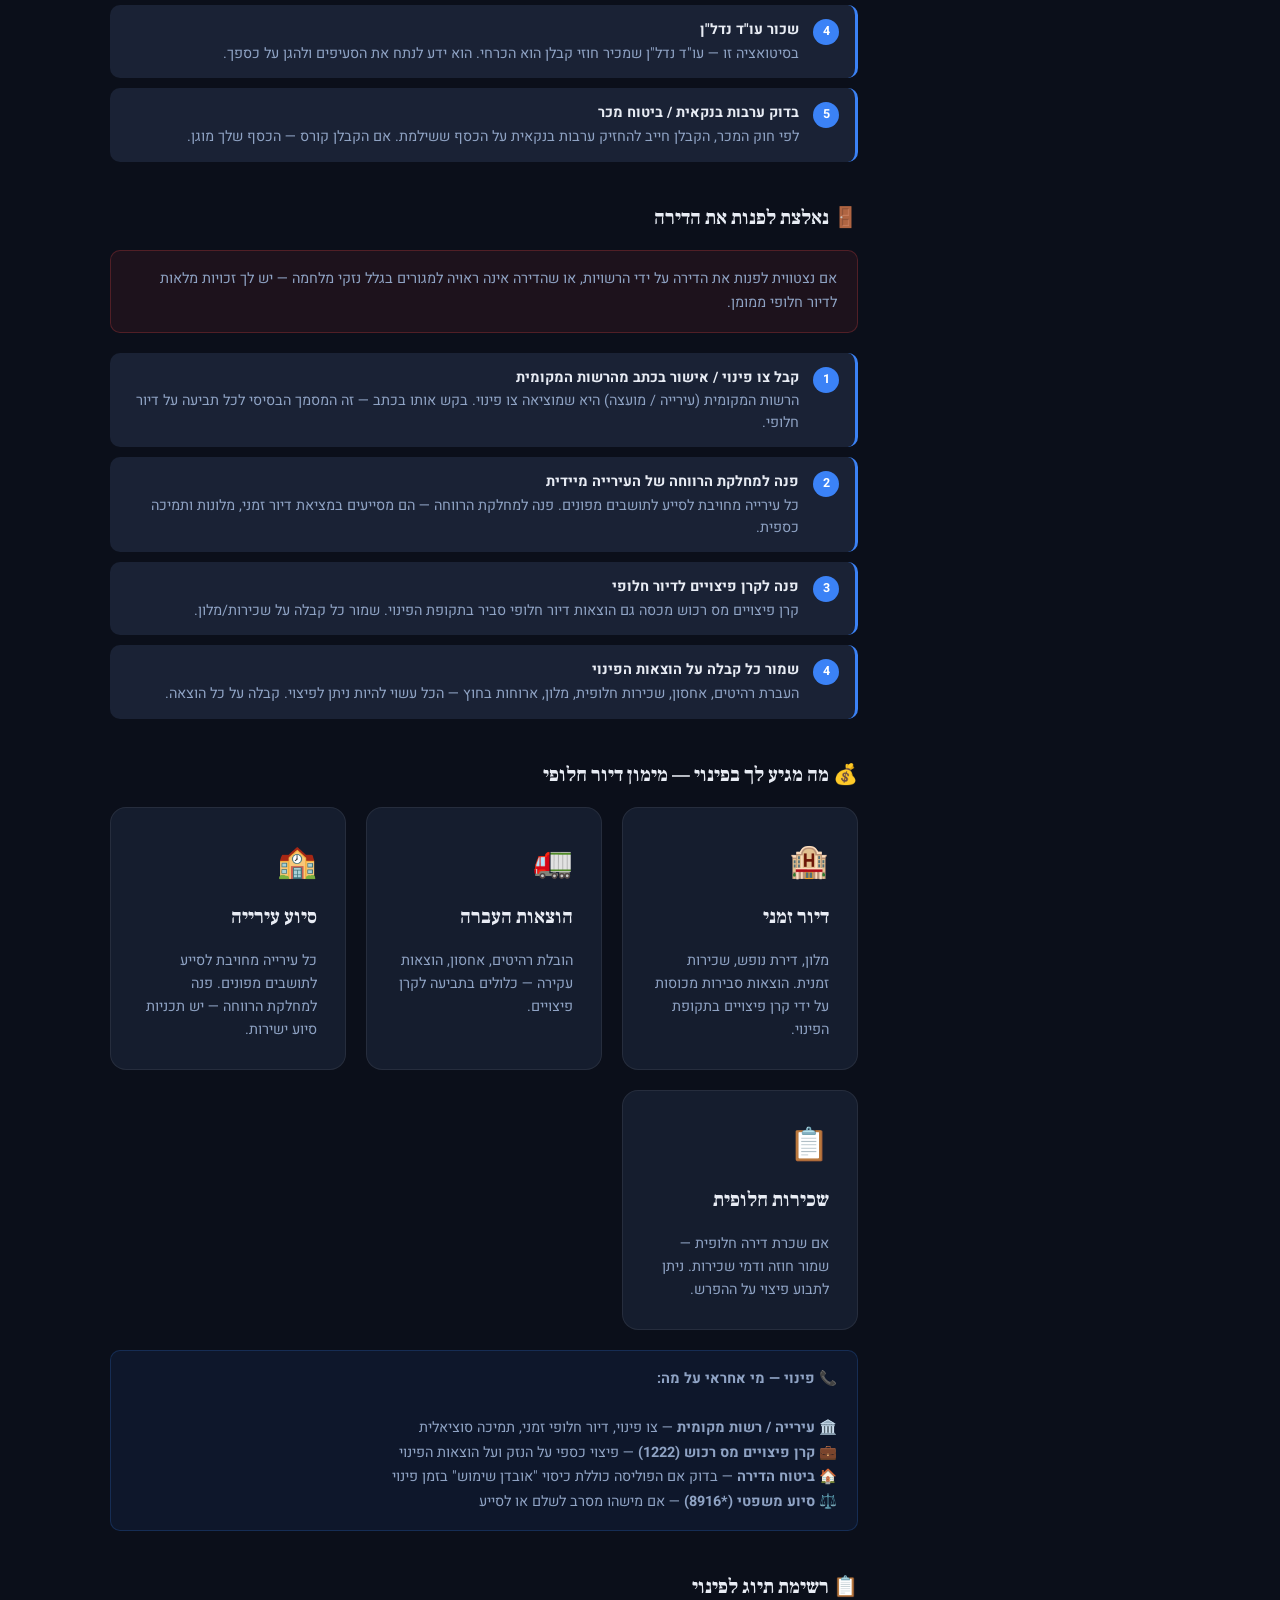
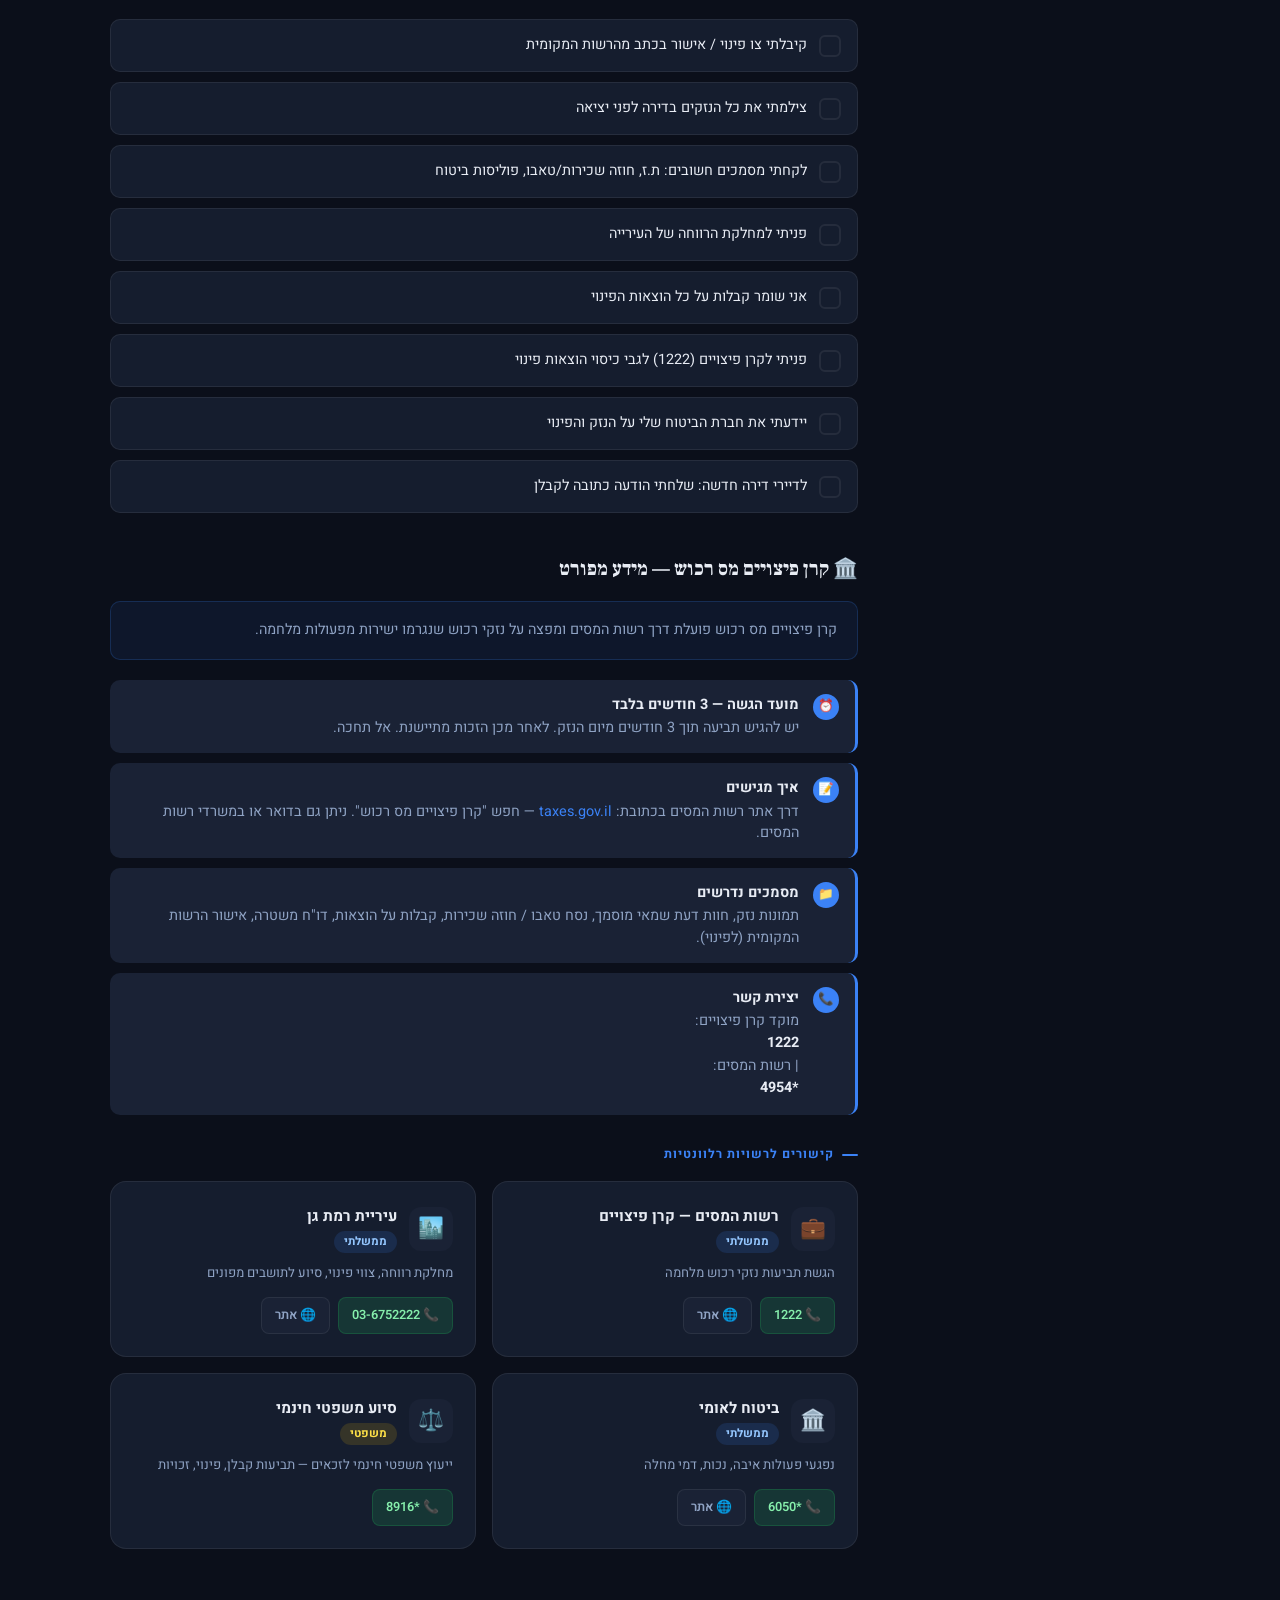
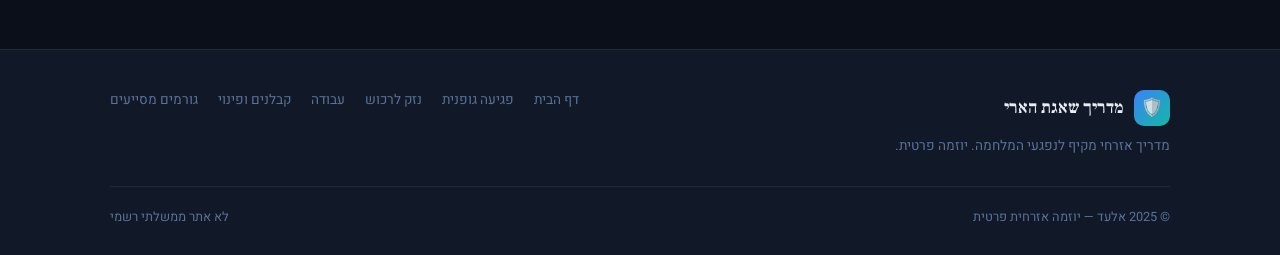
<file: pages/contractor.html>
<!DOCTYPE html>
<html lang="he" dir="rtl">
<head>
  <meta charset="UTF-8" />
  <meta name="viewport" content="width=device-width, initial-scale=1.0" />
  <title>נזקי קבלנים ופינוי — מדריך שאגת הארי</title>
  <style>
/* ===== FONTS ===== */
@import url('https://fonts.googleapis.com/css2?family=Heebo:wght@300;400;500;600;700;800;900&family=Frank+Ruhl+Libre:wght@400;500;700;900&display=swap');

/* ===== VARIABLES ===== */
:root {
  --bg: #0b0f1a;
  --bg2: #111827;
  --bg3: #1a2235;
  --card: #151d2e;
  --card2: #1e2a3f;
  --border: rgba(255,255,255,0.07);
  --text: #e8ecf4;
  --text2: #8fa3c4;
  --text3: #5a7299;
  --blue: #3b82f6;
  --blue2: #1d4ed8;
  --teal: #14b8a6;
  --red: #ef4444;
  --orange: #f97316;
  --green: #22c55e;
  --yellow: #eab308;
  --gold: #f59e0b;
  --radius: 16px;
  --radius-sm: 10px;
  --shadow: 0 4px 24px rgba(0,0,0,0.4);
  --shadow-lg: 0 8px 48px rgba(0,0,0,0.6);
  --transition: 0.25s cubic-bezier(.4,0,.2,1);
  --font-display: 'Frank Ruhl Libre', serif;
  --font-body: 'Heebo', sans-serif;
}

/* ===== RESET ===== */
*, *::before, *::after { box-sizing: border-box; margin: 0; padding: 0; }
html { font-size: 16px; scroll-behavior: smooth; }
body {
  background: var(--bg);
  color: var(--text);
  font-family: var(--font-body);
  direction: rtl;
  line-height: 1.6;
  overflow-x: hidden;
}
a { color: inherit; text-decoration: none; }
ul { list-style: none; }
button { cursor: pointer; border: none; background: none; font-family: inherit; }
img { max-width: 100%; display: block; }

/* ===== SCROLLBAR ===== */
::-webkit-scrollbar { width: 6px; }
::-webkit-scrollbar-track { background: var(--bg); }
::-webkit-scrollbar-thumb { background: var(--border); border-radius: 3px; }

/* ===== LAYOUT ===== */
.container { max-width: 1100px; margin: 0 auto; padding: 0 20px; }
.section { padding: 60px 0; }
.section-sm { padding: 40px 0; }

/* ===== HEADER / NAV ===== */
.header {
  position: fixed;
  top: 0; left: 0; right: 0;
  z-index: 1000;
  background: rgba(11,15,26,0.92);
  backdrop-filter: blur(20px);
  border-bottom: 1px solid var(--border);
  transition: var(--transition);
}
.header-inner {
  display: flex;
  align-items: center;
  justify-content: space-between;
  height: 64px;
  gap: 20px;
}
.logo {
  display: flex;
  align-items: center;
  gap: 10px;
  font-family: var(--font-display);
  font-weight: 700;
  font-size: 1.1rem;
  color: var(--text);
  white-space: nowrap;
}
.logo-icon {
  width: 36px; height: 36px;
  background: linear-gradient(135deg, var(--blue), var(--teal));
  border-radius: 10px;
  display: flex; align-items: center; justify-content: center;
  font-size: 1.1rem;
}
.nav { display: flex; gap: 6px; align-items: center; }
.nav a {
  padding: 7px 14px;
  border-radius: var(--radius-sm);
  font-size: 0.875rem;
  font-weight: 500;
  color: var(--text2);
  transition: var(--transition);
}
.nav a:hover, .nav a.active {
  background: var(--card2);
  color: var(--text);
}
.nav-cta {
  background: var(--blue) !important;
  color: white !important;
  font-weight: 600 !important;
}
.nav-cta:hover { background: var(--blue2) !important; }
.nav-mobile-toggle {
  display: none;
  padding: 8px;
  border-radius: 8px;
  color: var(--text);
  font-size: 1.3rem;
}

/* ===== PAGE WRAPPER ===== */
.page-content { padding-top: 64px; }

/* ===== HERO ===== */
.hero {
  min-height: 92vh;
  display: flex;
  align-items: center;
  position: relative;
  overflow: hidden;
  padding: 80px 0 60px;
}
.hero-bg {
  position: absolute;
  inset: 0;
  background:
    radial-gradient(ellipse 80% 60% at 50% 0%, rgba(59,130,246,0.12) 0%, transparent 60%),
    radial-gradient(ellipse 50% 40% at 0% 100%, rgba(20,184,166,0.08) 0%, transparent 50%);
}
.hero-grid-lines {
  position: absolute;
  inset: 0;
  background-image:
    linear-gradient(rgba(255,255,255,0.02) 1px, transparent 1px),
    linear-gradient(90deg, rgba(255,255,255,0.02) 1px, transparent 1px);
  background-size: 60px 60px;
  mask-image: radial-gradient(ellipse 80% 80% at 50% 50%, black 0%, transparent 100%);
}
.hero-content {
  position: relative;
  z-index: 2;
  max-width: 720px;
}
.hero-badge {
  display: inline-flex;
  align-items: center;
  gap: 8px;
  background: rgba(59,130,246,0.15);
  border: 1px solid rgba(59,130,246,0.3);
  border-radius: 100px;
  padding: 6px 16px;
  font-size: 0.8rem;
  font-weight: 600;
  color: #93c5fd;
  margin-bottom: 24px;
  letter-spacing: 0.02em;
}
.hero-badge-dot {
  width: 6px; height: 6px;
  background: var(--blue);
  border-radius: 50%;
  animation: pulse 2s infinite;
}
@keyframes pulse {
  0%, 100% { opacity: 1; transform: scale(1); }
  50% { opacity: 0.5; transform: scale(0.8); }
}
.hero h1 {
  font-family: var(--font-display);
  font-size: clamp(2.2rem, 5vw, 3.5rem);
  font-weight: 900;
  line-height: 1.15;
  margin-bottom: 20px;
  color: var(--text);
}
.hero h1 span {
  background: linear-gradient(135deg, var(--blue), var(--teal));
  -webkit-background-clip: text;
  -webkit-text-fill-color: transparent;
  background-clip: text;
}
.hero-desc {
  font-size: 1.1rem;
  color: var(--text2);
  margin-bottom: 40px;
  max-width: 560px;
  line-height: 1.7;
}
.hero-actions { display: flex; gap: 12px; flex-wrap: wrap; margin-bottom: 48px; }
.btn {
  display: inline-flex; align-items: center; gap: 8px;
  padding: 13px 24px;
  border-radius: var(--radius-sm);
  font-weight: 600;
  font-size: 0.95rem;
  transition: var(--transition);
  cursor: pointer;
}
.btn-primary {
  background: var(--blue);
  color: white;
  box-shadow: 0 0 20px rgba(59,130,246,0.3);
}
.btn-primary:hover { background: var(--blue2); transform: translateY(-2px); box-shadow: 0 0 30px rgba(59,130,246,0.5); }
.btn-secondary {
  background: var(--card2);
  color: var(--text);
  border: 1px solid var(--border);
}
.btn-secondary:hover { background: var(--bg3); transform: translateY(-2px); }
.btn-danger { background: var(--red); color: white; }
.btn-danger:hover { background: #dc2626; transform: translateY(-2px); }
.btn-sm { padding: 8px 16px; font-size: 0.85rem; }

/* Quick action grid in hero */
.quick-actions {
  display: grid;
  grid-template-columns: repeat(auto-fill, minmax(180px, 1fr));
  gap: 12px;
}
.quick-action-btn {
  background: var(--card);
  border: 1px solid var(--border);
  border-radius: var(--radius);
  padding: 18px 16px;
  text-align: center;
  color: var(--text);
  transition: var(--transition);
  cursor: pointer;
  display: flex;
  flex-direction: column;
  align-items: center;
  gap: 10px;
}
.quick-action-btn:hover {
  background: var(--card2);
  border-color: rgba(59,130,246,0.4);
  transform: translateY(-3px);
  box-shadow: var(--shadow);
}
.quick-action-icon {
  font-size: 2rem;
  width: 52px; height: 52px;
  background: var(--bg3);
  border-radius: 14px;
  display: flex; align-items: center; justify-content: center;
}
.quick-action-label {
  font-size: 0.875rem;
  font-weight: 600;
  line-height: 1.3;
}

/* ===== CARDS ===== */
.card {
  background: var(--card);
  border: 1px solid var(--border);
  border-radius: var(--radius);
  padding: 28px;
  transition: var(--transition);
}
.card:hover {
  border-color: rgba(59,130,246,0.25);
  background: var(--card2);
}
.card-icon {
  font-size: 2rem;
  margin-bottom: 14px;
}
.card h3 {
  font-family: var(--font-display);
  font-size: 1.2rem;
  font-weight: 700;
  margin-bottom: 8px;
  color: var(--text);
}
.card p {
  font-size: 0.9rem;
  color: var(--text2);
  line-height: 1.6;
}
.card-grid {
  display: grid;
  grid-template-columns: repeat(auto-fill, minmax(280px, 1fr));
  gap: 20px;
}
.card-grid-2 {
  display: grid;
  grid-template-columns: repeat(auto-fill, minmax(340px, 1fr));
  gap: 20px;
}

/* ===== SECTION HEADER ===== */
.section-header { margin-bottom: 40px; }
.section-tag {
  display: inline-flex;
  align-items: center;
  gap: 8px;
  font-size: 0.78rem;
  font-weight: 700;
  letter-spacing: 0.08em;
  text-transform: uppercase;
  color: var(--blue);
  margin-bottom: 12px;
}
.section-tag::before {
  content: '';
  display: block;
  width: 16px; height: 2px;
  background: var(--blue);
  border-radius: 2px;
}
.section-header h2 {
  font-family: var(--font-display);
  font-size: clamp(1.6rem, 3vw, 2.3rem);
  font-weight: 900;
  margin-bottom: 12px;
  line-height: 1.2;
}
.section-header p {
  color: var(--text2);
  font-size: 1rem;
  max-width: 560px;
}

/* ===== WIZARD ===== */
.wizard-wrap {
  background: var(--card);
  border: 1px solid var(--border);
  border-radius: 24px;
  overflow: hidden;
  box-shadow: var(--shadow-lg);
}
.wizard-header {
  background: linear-gradient(135deg, var(--blue2), var(--blue));
  padding: 28px 32px;
  display: flex;
  align-items: center;
  gap: 14px;
}
.wizard-header h3 {
  font-family: var(--font-display);
  font-size: 1.3rem;
  font-weight: 700;
  color: white;
}
.wizard-header p { font-size: 0.875rem; color: rgba(255,255,255,0.7); margin-top: 2px; }
.wizard-body { padding: 32px; }
.wizard-progress {
  height: 4px;
  background: var(--bg3);
  border-radius: 2px;
  margin-bottom: 28px;
}
.wizard-progress-bar {
  height: 100%;
  background: linear-gradient(90deg, var(--blue), var(--teal));
  border-radius: 2px;
  transition: width 0.5s cubic-bezier(.4,0,.2,1);
}
.wizard-question {
  font-family: var(--font-display);
  font-size: 1.15rem;
  font-weight: 700;
  margin-bottom: 20px;
  color: var(--text);
}
.wizard-options { display: flex; flex-direction: column; gap: 10px; }
.wizard-option {
  background: var(--bg3);
  border: 1.5px solid var(--border);
  border-radius: var(--radius-sm);
  padding: 14px 18px;
  display: flex;
  align-items: center;
  gap: 14px;
  cursor: pointer;
  transition: var(--transition);
  text-align: right;
  font-size: 0.95rem;
  font-weight: 500;
  color: var(--text);
}
.wizard-option:hover {
  background: var(--card2);
  border-color: var(--blue);
  transform: translateX(-4px);
}
.wizard-option-icon { font-size: 1.4rem; flex-shrink: 0; }
.wizard-back {
  margin-top: 20px;
  color: var(--text3);
  font-size: 0.85rem;
  display: flex;
  align-items: center;
  gap: 6px;
  background: none;
  border: none;
  cursor: pointer;
  transition: var(--transition);
}
.wizard-back:hover { color: var(--text2); }

/* Wizard result */
.wizard-result { animation: fadeInUp 0.4s ease; }
@keyframes fadeInUp {
  from { opacity: 0; transform: translateY(20px); }
  to { opacity: 1; transform: translateY(0); }
}
.result-header {
  display: flex; align-items: center; gap: 14px;
  margin-bottom: 24px;
}
.result-icon {
  font-size: 2.5rem;
  width: 64px; height: 64px;
  background: var(--bg3);
  border-radius: 18px;
  display: flex; align-items: center; justify-content: center;
  flex-shrink: 0;
}
.result-title { font-family: var(--font-display); font-size: 1.4rem; font-weight: 900; }
.result-subtitle { font-size: 0.9rem; color: var(--text2); margin-top: 4px; }
.step-list { display: flex; flex-direction: column; gap: 10px; margin: 20px 0; }
.step-item {
  display: flex; align-items: flex-start; gap: 14px;
  background: var(--bg3);
  border-radius: var(--radius-sm);
  padding: 14px 16px;
  border-right: 3px solid var(--blue);
}
.step-num {
  width: 26px; height: 26px; min-width: 26px;
  background: var(--blue);
  border-radius: 50%;
  display: flex; align-items: center; justify-content: center;
  font-size: 0.78rem;
  font-weight: 700;
  color: white;
}
.step-text { font-size: 0.9rem; line-height: 1.5; }
.step-text strong { color: var(--text); display: block; margin-bottom: 2px; }
.step-text span { color: var(--text2); }
.result-contacts { display: flex; gap: 10px; flex-wrap: wrap; margin-top: 20px; }
.contact-chip {
  display: inline-flex; align-items: center; gap: 6px;
  background: var(--bg3);
  border: 1px solid var(--border);
  border-radius: 100px;
  padding: 6px 14px;
  font-size: 0.82rem;
  font-weight: 600;
  color: var(--text2);
  transition: var(--transition);
}
.contact-chip:hover {
  background: var(--card2);
  color: var(--text);
  border-color: var(--blue);
}
.contact-chip .chip-phone { color: var(--blue); font-weight: 700; }

/* ===== ALERT BANNER ===== */
.alert-banner {
  background: linear-gradient(135deg, rgba(239,68,68,0.12), rgba(239,68,68,0.05));
  border: 1px solid rgba(239,68,68,0.3);
  border-radius: var(--radius);
  padding: 16px 24px;
  display: flex;
  align-items: center;
  gap: 16px;
  margin-bottom: 32px;
}
.alert-banner-icon { font-size: 1.5rem; flex-shrink: 0; }
.alert-banner-text { font-size: 0.9rem; color: var(--text2); }
.alert-banner-text strong { color: #fca5a5; display: block; margin-bottom: 2px; }
.emergency-numbers { display: flex; gap: 10px; flex-wrap: wrap; margin-top: 10px; }
.emergency-num {
  display: inline-flex; align-items: center; gap: 6px;
  background: rgba(239,68,68,0.15);
  border: 1px solid rgba(239,68,68,0.3);
  border-radius: 8px;
  padding: 5px 12px;
  font-size: 0.85rem;
  font-weight: 700;
  color: #fca5a5;
}

/* ===== CONTACTS GRID ===== */
.contacts-grid {
  display: grid;
  grid-template-columns: repeat(auto-fill, minmax(260px, 1fr));
  gap: 16px;
}
.contact-card {
  background: var(--card);
  border: 1px solid var(--border);
  border-radius: var(--radius);
  padding: 22px;
  transition: var(--transition);
  display: flex;
  flex-direction: column;
  gap: 10px;
}
.contact-card:hover {
  background: var(--card2);
  border-color: rgba(59,130,246,0.3);
  transform: translateY(-3px);
  box-shadow: var(--shadow);
}
.contact-card-header { display: flex; align-items: center; gap: 12px; }
.contact-card-icon {
  font-size: 1.3rem;
  width: 44px; height: 44px;
  background: var(--bg3);
  border-radius: 12px;
  display: flex; align-items: center; justify-content: center;
}
.contact-card-name { font-weight: 700; font-size: 0.95rem; }
.contact-card-desc { font-size: 0.82rem; color: var(--text2); line-height: 1.5; }
.contact-card-actions { display: flex; gap: 8px; margin-top: 4px; }
.contact-btn {
  display: inline-flex; align-items: center; gap: 5px;
  padding: 7px 13px;
  border-radius: 8px;
  font-size: 0.8rem;
  font-weight: 600;
  transition: var(--transition);
}
.contact-btn-call {
  background: rgba(34,197,94,0.15);
  color: #86efac;
  border: 1px solid rgba(34,197,94,0.2);
}
.contact-btn-call:hover { background: rgba(34,197,94,0.25); }
.contact-btn-web {
  background: var(--bg3);
  color: var(--text2);
  border: 1px solid var(--border);
}
.contact-btn-web:hover { background: var(--card2); color: var(--text); }
.contact-category-badge {
  display: inline-block;
  padding: 2px 10px;
  border-radius: 100px;
  font-size: 0.72rem;
  font-weight: 700;
  margin-top: 2px;
}
.cat-ממשלתי { background: rgba(59,130,246,0.15); color: #93c5fd; }
.cat-חירום { background: rgba(239,68,68,0.15); color: #fca5a5; }
.cat-תמיכה { background: rgba(20,184,166,0.15); color: #5eead4; }
.cat-משפטי { background: rgba(234,179,8,0.15); color: #fde047; }

/* ===== FILTER TABS ===== */
.filter-tabs { display: flex; gap: 8px; flex-wrap: wrap; margin-bottom: 24px; }
.filter-tab {
  padding: 8px 18px;
  border-radius: 100px;
  font-size: 0.85rem;
  font-weight: 600;
  background: var(--card);
  border: 1px solid var(--border);
  color: var(--text2);
  cursor: pointer;
  transition: var(--transition);
}
.filter-tab:hover, .filter-tab.active {
  background: var(--blue);
  color: white;
  border-color: var(--blue);
}

/* ===== FAQ ===== */
.faq-list { display: flex; flex-direction: column; gap: 8px; }
.faq-item {
  background: var(--card);
  border: 1px solid var(--border);
  border-radius: var(--radius-sm);
  overflow: hidden;
  transition: var(--transition);
}
.faq-item.open { border-color: rgba(59,130,246,0.3); }
.faq-question {
  padding: 18px 22px;
  display: flex;
  justify-content: space-between;
  align-items: center;
  cursor: pointer;
  font-weight: 600;
  font-size: 0.95rem;
  gap: 12px;
  transition: var(--transition);
}
.faq-question:hover { background: var(--card2); }
.faq-chevron {
  flex-shrink: 0;
  width: 24px; height: 24px;
  background: var(--bg3);
  border-radius: 6px;
  display: flex; align-items: center; justify-content: center;
  font-size: 0.7rem;
  color: var(--text3);
  transition: transform var(--transition);
}
.faq-item.open .faq-chevron { transform: rotate(180deg); color: var(--blue); background: rgba(59,130,246,0.15); }
.faq-answer {
  display: none;
  padding: 0 22px 18px;
  font-size: 0.9rem;
  color: var(--text2);
  line-height: 1.7;
  border-top: 1px solid var(--border);
  padding-top: 16px;
}
.faq-item.open .faq-answer { display: block; }

/* ===== CHECKLIST ===== */
.checklist { display: flex; flex-direction: column; gap: 10px; }
.checklist-item {
  display: flex; align-items: flex-start; gap: 12px;
  padding: 14px 16px;
  background: var(--card);
  border: 1px solid var(--border);
  border-radius: var(--radius-sm);
  cursor: pointer;
  transition: var(--transition);
}
.checklist-item.done { opacity: 0.5; }
.checklist-item.done .checklist-label { text-decoration: line-through; color: var(--text3); }
.checklist-box {
  width: 22px; height: 22px; min-width: 22px;
  border: 2px solid var(--border);
  border-radius: 6px;
  display: flex; align-items: center; justify-content: center;
  transition: var(--transition);
  margin-top: 1px;
}
.checklist-item.done .checklist-box {
  background: var(--green);
  border-color: var(--green);
}
.checklist-label { font-size: 0.9rem; line-height: 1.5; }

/* ===== TIMELINE ===== */
.timeline { position: relative; padding-right: 28px; }
.timeline::before {
  content: '';
  position: absolute;
  right: 9px; top: 0; bottom: 0;
  width: 2px;
  background: linear-gradient(to bottom, var(--blue), var(--teal), transparent);
}
.timeline-item {
  position: relative;
  padding-bottom: 28px;
}
.timeline-item::before {
  content: '';
  position: absolute;
  right: -28px;
  top: 4px;
  width: 12px; height: 12px;
  background: var(--blue);
  border-radius: 50%;
  border: 2px solid var(--bg);
}
.timeline-time {
  font-size: 0.78rem;
  font-weight: 700;
  color: var(--blue);
  letter-spacing: 0.04em;
  margin-bottom: 4px;
}
.timeline-title { font-weight: 700; margin-bottom: 4px; }
.timeline-desc { font-size: 0.88rem; color: var(--text2); line-height: 1.6; }

/* ===== SEARCH ===== */
.search-bar {
  position: relative;
  margin-bottom: 32px;
}
.search-input {
  width: 100%;
  background: var(--card);
  border: 1px solid var(--border);
  border-radius: var(--radius);
  padding: 14px 48px 14px 18px;
  font-family: var(--font-body);
  font-size: 0.95rem;
  color: var(--text);
  transition: var(--transition);
  direction: rtl;
}
.search-input:focus {
  outline: none;
  border-color: var(--blue);
  box-shadow: 0 0 0 3px rgba(59,130,246,0.1);
}
.search-input::placeholder { color: var(--text3); }
.search-icon {
  position: absolute;
  right: 16px; top: 50%;
  transform: translateY(-50%);
  color: var(--text3);
  pointer-events: none;
  font-size: 1.1rem;
}

/* ===== DISCLAIMER ===== */
.disclaimer {
  background: rgba(234,179,8,0.05);
  border: 1px solid rgba(234,179,8,0.2);
  border-radius: var(--radius);
  padding: 20px 24px;
  font-size: 0.83rem;
  color: var(--text3);
  line-height: 1.7;
}
.disclaimer strong { color: #fde047; }

/* ===== FOOTER ===== */
footer {
  background: var(--bg2);
  border-top: 1px solid var(--border);
  padding: 40px 0 28px;
  margin-top: 60px;
}
.footer-inner {
  display: grid;
  grid-template-columns: 1fr auto;
  gap: 40px;
  align-items: start;
  margin-bottom: 28px;
}
.footer-brand p {
  font-size: 0.85rem;
  color: var(--text3);
  margin-top: 10px;
  max-width: 340px;
  line-height: 1.6;
}
.footer-links { display: flex; gap: 20px; flex-wrap: wrap; }
.footer-links a {
  font-size: 0.85rem;
  color: var(--text3);
  transition: var(--transition);
}
.footer-links a:hover { color: var(--text2); }
.footer-bottom {
  border-top: 1px solid var(--border);
  padding-top: 20px;
  display: flex;
  justify-content: space-between;
  align-items: center;
  font-size: 0.8rem;
  color: var(--text3);
  flex-wrap: wrap;
  gap: 10px;
}

/* ===== PAGES ===== */
.page-hero {
  padding: 60px 0 40px;
  border-bottom: 1px solid var(--border);
  margin-bottom: 50px;
}
.page-hero h1 {
  font-family: var(--font-display);
  font-size: clamp(1.8rem, 4vw, 2.8rem);
  font-weight: 900;
  margin-bottom: 12px;
}
.page-hero p { color: var(--text2); max-width: 600px; }

/* Incident page */
.incident-page-wrap {
  display: grid;
  grid-template-columns: 280px 1fr;
  gap: 32px;
  align-items: start;
}
.incident-sidebar {
  background: var(--card);
  border: 1px solid var(--border);
  border-radius: var(--radius);
  padding: 20px;
  position: sticky;
  top: 84px;
}
.incident-sidebar h4 {
  font-size: 0.8rem;
  font-weight: 700;
  letter-spacing: 0.06em;
  text-transform: uppercase;
  color: var(--text3);
  margin-bottom: 14px;
}
.sidebar-nav-link {
  display: flex;
  align-items: center;
  gap: 10px;
  padding: 9px 12px;
  border-radius: 8px;
  font-size: 0.875rem;
  font-weight: 500;
  color: var(--text2);
  transition: var(--transition);
  margin-bottom: 2px;
}
.sidebar-nav-link:hover, .sidebar-nav-link.active {
  background: var(--bg3);
  color: var(--text);
}
.sidebar-nav-link.active { border-right: 3px solid var(--blue); }

/* Content blocks */
.content-section { margin-bottom: 40px; }
.content-section h3 {
  font-family: var(--font-display);
  font-size: 1.25rem;
  font-weight: 800;
  margin-bottom: 16px;
  color: var(--text);
  display: flex;
  align-items: center;
  gap: 10px;
}
.info-box {
  background: rgba(59,130,246,0.08);
  border: 1px solid rgba(59,130,246,0.2);
  border-radius: var(--radius-sm);
  padding: 16px 20px;
  font-size: 0.9rem;
  color: var(--text2);
  line-height: 1.7;
  margin-bottom: 16px;
}
.info-box.warning {
  background: rgba(249,115,22,0.08);
  border-color: rgba(249,115,22,0.25);
}
.info-box.danger {
  background: rgba(239,68,68,0.08);
  border-color: rgba(239,68,68,0.25);
}
.info-box.success {
  background: rgba(34,197,94,0.08);
  border-color: rgba(34,197,94,0.25);
}

/* ===== PREP PAGE GRID ===== */
.prep-grid {
  display: grid;
  grid-template-columns: repeat(auto-fill, minmax(240px, 1fr));
  gap: 16px;
}
.prep-card {
  background: var(--card);
  border: 1px solid var(--border);
  border-radius: var(--radius);
  padding: 22px;
  transition: var(--transition);
}
.prep-card:hover {
  background: var(--card2);
  border-color: rgba(20,184,166,0.3);
  transform: translateY(-3px);
}
.prep-card-icon {
  font-size: 1.8rem;
  margin-bottom: 12px;
  display: block;
}
.prep-card h4 { font-weight: 700; margin-bottom: 8px; }
.prep-card ul { list-style: none; }
.prep-card ul li {
  font-size: 0.85rem;
  color: var(--text2);
  padding: 4px 0;
  display: flex;
  align-items: flex-start;
  gap: 6px;
}
.prep-card ul li::before { content: '✓'; color: var(--teal); flex-shrink: 0; margin-top: 1px; }

/* ===== STATS BAR ===== */
.stats-bar {
  display: grid;
  grid-template-columns: repeat(auto-fit, minmax(160px, 1fr));
  gap: 1px;
  background: var(--border);
  border: 1px solid var(--border);
  border-radius: var(--radius);
  overflow: hidden;
  margin-bottom: 48px;
}
.stat-item {
  background: var(--card);
  padding: 22px;
  text-align: center;
}
.stat-num {
  font-family: var(--font-display);
  font-size: 2rem;
  font-weight: 900;
  color: var(--text);
  display: block;
}
.stat-label { font-size: 0.8rem; color: var(--text3); margin-top: 4px; }

/* ===== MOBILE MENU ===== */
.mobile-nav {
  display: none;
  position: fixed;
  inset: 0;
  z-index: 999;
  background: rgba(11,15,26,0.97);
  backdrop-filter: blur(20px);
  flex-direction: column;
  align-items: center;
  justify-content: center;
  gap: 12px;
}
.mobile-nav.open { display: flex; }
.mobile-nav a {
  font-family: var(--font-display);
  font-size: 1.5rem;
  font-weight: 700;
  color: var(--text2);
  transition: var(--transition);
}
.mobile-nav a:hover { color: var(--text); }
.mobile-nav-close {
  position: absolute;
  top: 20px; left: 20px;
  font-size: 1.4rem;
  color: var(--text3);
  cursor: pointer;
}

/* ===== ANIMATIONS ===== */
.fade-in {
  opacity: 0;
  transform: translateY(20px);
  animation: fadeInUp 0.5s ease forwards;
}
.fade-in-delay-1 { animation-delay: 0.1s; }
.fade-in-delay-2 { animation-delay: 0.2s; }
.fade-in-delay-3 { animation-delay: 0.3s; }

/* ===== UTILITIES ===== */
.text-center { text-align: center; }
.mb-8 { margin-bottom: 8px; }
.mb-16 { margin-bottom: 16px; }
.mb-24 { margin-bottom: 24px; }
.mb-32 { margin-bottom: 32px; }
.mt-20 { margin-top: 20px; }
.hidden { display: none !important; }

/* ===== RESPONSIVE ===== */
@media (max-width: 900px) {
  .incident-page-wrap { grid-template-columns: 1fr; }
  .incident-sidebar { position: static; }
}
@media (max-width: 768px) {
  .nav { display: none; }
  .nav-mobile-toggle { display: block; }
  .hero { padding-top: 40px; }
  .hero h1 { font-size: 2rem; }
  .footer-inner { grid-template-columns: 1fr; }
  .stats-bar { grid-template-columns: repeat(2, 1fr); }
  .quick-actions { grid-template-columns: repeat(2, 1fr); }
}
@media (max-width: 480px) {
  .container { padding: 0 16px; }
  .card { padding: 20px; }
  .wizard-body { padding: 20px; }
  .quick-actions { grid-template-columns: repeat(2, 1fr); }
  .stats-bar { grid-template-columns: repeat(2, 1fr); }
  .hero-actions { flex-direction: column; }
  .hero-actions .btn { justify-content: center; }
}

/* ===== PRINT STYLES ===== */
@media print {
  .header, footer, .wizard-wrap, .hero-bg, .hero-grid-lines { display: none !important; }
  body { background: white; color: black; }
  .card, .checklist-item { background: #f5f5f5; border: 1px solid #ddd; }
}

</style>
  <link rel="icon" href="data:image/svg+xml,<svg xmlns='http://www.w3.org/2000/svg' viewBox='0 0 100 100'><text y='.9em' font-size='90'>🛡️</text></svg>" />
</head>
<body>

<header class="header">
  <div class="container">
    <div class="header-inner">
      <a href="../index.html" class="logo">
        <div class="logo-icon">🛡️</div>
        מדריך שאגת הארי
      </a>
      <nav class="nav">
        <a href="../index.html">דף הבית</a>
        <a href="injury.html">פגיעה גופנית</a>
        <a href="property.html">נזק לרכוש</a>
        <a href="work.html">עבודה</a>
        <a href="contractor.html" class="active">קבלנים ופינוי</a>
        <a href="prepare.html">היערכות</a>
        <a href="contacts.html">גורמים מסייעים</a>
      </nav>
      <button class="nav-mobile-toggle">☰</button>
    </div>
  </div>
</header>

<div class="mobile-nav" id="mobile-nav">
  <span class="mobile-nav-close">✕</span>
  <a href="../index.html">דף הבית</a>
  <a href="injury.html">פגיעה גופנית</a>
  <a href="property.html">נזק לרכוש</a>
  <a href="work.html">עבודה</a>
  <a href="contractor.html">קבלנים ופינוי</a>
  <a href="prepare.html">היערכות</a>
  <a href="contacts.html">גורמים מסייעים</a>
</div>

<div class="page-content">
  <div class="container">
    <div class="page-hero">
      <div class="section-tag">קבלנים ופינוי</div>
      <h1>🏗️ נזקי קבלנים, דירות חדשות ופינוי</h1>
      <p>רכשת דירה מקבלן שעדיין בבנייה או נמסרה לאחרונה? נפגעת ונאלץ לעזוב את הבית? המדריך הזה בשבילך.</p>
    </div>

    <div class="incident-page-wrap">
      <div class="incident-sidebar">
        <h4>קפצו לנושא</h4>
        <a href="#contractor-new" class="sidebar-nav-link">🏗️ דירה חדשה מקבלן</a>
        <a href="#contractor-under" class="sidebar-nav-link">🔨 דירה בבנייה</a>
        <a href="#evac" class="sidebar-nav-link">🚪 פינוי לדירה חלופית</a>
        <a href="#evac-rights" class="sidebar-nav-link">💰 מימון דיור חלופי</a>
        <a href="#evac-checklist" class="sidebar-nav-link">📋 רשימת תיוג לפינוי</a>
        <a href="#tax-comp" class="sidebar-nav-link">🏛️ קרן פיצויים מס רכוש</a>
        <div style="margin-top:20px; border-top:1px solid var(--border); padding-top:16px;">
          <div style="font-size:0.8rem; color:var(--text3); margin-bottom:10px">גורמים רלוונטיים</div>
          <a href="tel:1222" style="display:flex;align-items:center;gap:8px;padding:8px 10px;background:var(--bg3);border-radius:8px;font-size:0.85rem;color:var(--text2);margin-bottom:6px">📞 קרן פיצויים — 1222</a>
          <a href="tel:*4954" style="display:flex;align-items:center;gap:8px;padding:8px 10px;background:var(--bg3);border-radius:8px;font-size:0.85rem;color:var(--text2);margin-bottom:6px">📞 רשות המסים — *4954</a>
          <a href="tel:*8916" style="display:flex;align-items:center;gap:8px;padding:8px 10px;background:var(--bg3);border-radius:8px;font-size:0.85rem;color:var(--text2)">📞 סיוע משפטי — *8916</a>
        </div>
      </div>

      <div>

        <!-- CONTRACTOR NEW -->
        <div class="content-section" id="contractor-new">
          <h3>🏗️ רכשתי דירה מקבלן — נמסרה לאחרונה</h3>
          <div class="info-box warning">
            דירה שנמסרה עד 7 שנים לאחר הבנייה מכוסה בחוק המכר (דירות) — הקבלן אחראי לליקויים. מלחמה לא פוטרת אותו מאחריות על ליקויים שהיו קיימים לפני הנזק.
          </div>

          <div class="step-list">
            <div class="step-item">
              <div class="step-num">1</div>
              <div class="step-text">
                <strong>הפרד בין נזק מלחמה לליקויי בנייה</strong>
                <span>נזק חדש שנגרם מהמלחמה — תובע מקרן פיצויים. ליקויים שהיו קיימים לפני — אחריות הקבלן. אל תניח לקבלן לטעון שנזק ישן נגרם מהמלחמה.</span>
              </div>
            </div>
            <div class="step-item">
              <div class="step-num">2</div>
              <div class="step-text">
                <strong>תעד הכל לפני תיקון — חשוב במיוחד</strong>
                <span>צלם כל נזק עם חותמת תאריך. שמור גם תמונות ישנות מלפני המלחמה כדי להראות מה היה קיים לפני.</span>
              </div>
            </div>
            <div class="step-item">
              <div class="step-num">3</div>
              <div class="step-text">
                <strong>שלח הודעה לקבלן בכתב</strong>
                <span>הודע לקבלן על הנזק בכתב (דואר רשום / מייל). זה שומר על זכויותיך תחת חוק המכר.</span>
              </div>
            </div>
            <div class="step-item">
              <div class="step-num">4</div>
              <div class="step-text">
                <strong>הגש לקרן פיצויים על נזקי מלחמה</strong>
                <span>נזקים שנגרמו ישירות מהמלחמה — הגש לקרן פיצויים מס רכוש בנפרד, ללא קשר לתביעה נגד הקבלן.</span>
              </div>
            </div>
            <div class="step-item">
              <div class="step-num">5</div>
              <div class="step-text">
                <strong>שכור שמאי מומחה לנזקי מלחמה</strong>
                <span>שמאי שמכיר גם בנייה וגם נזקי מלחמה יוכל להפריד נכון בין שני סוגי הנזק — וזה שווה כסף.</span>
              </div>
            </div>
          </div>

          <div class="info-box success" style="margin-top:16px">
            <strong>✓ תקופות אחריות קבלן לפי חוק המכר:</strong><br />
            שנה אחת — ליקויים כלליים<br />
            2 שנים — מערכות אינסטלציה, חשמל, מיזוג<br />
            3 שנים — איטום גג, קירות חיצוניים<br />
            5 שנים — שקיעות, בעיות קונסטרוקציה<br />
            7 שנים — פגמים מבניים יסודיים
          </div>
        </div>

        <!-- CONTRACTOR UNDER CONSTRUCTION -->
        <div class="content-section" id="contractor-under">
          <h3>🔨 רכשתי דירה שעדיין בבנייה</h3>
          <div class="info-box">
            אם הדירה טרם נמסרה ונגרם לה נזק במלחמה — המצב תלוי במה שכתוב בחוזה ובשלב הבנייה.
          </div>

          <div class="step-list">
            <div class="step-item">
              <div class="step-num">1</div>
              <div class="step-text">
                <strong>בדוק את חוזה הרכישה — סעיף "כוח עליון"</strong>
                <span>רוב חוזי קבלן כוללים סעיף "Force Majeure" (כוח עליון) שמאפשר לקבלן לדחות מסירה בגלל מלחמה. בדוק מה כתוב ולכמה זמן.</span>
              </div>
            </div>
            <div class="step-item">
              <div class="step-num">2</div>
              <div class="step-text">
                <strong>האם יש ביטוח קבלן על הדירה?</strong>
                <span>קבלנים חייבים לבטח את הדירה בבנייה. נזק מהמלחמה בשלב הבנייה אמור להיות מכוסה בביטוח הקבלן — לא מכיסך.</span>
              </div>
            </div>
            <div class="step-item">
              <div class="step-num">3</div>
              <div class="step-text">
                <strong>בקש עדכון כתוב על מצב הנזק</strong>
                <span>שלח מכתב/מייל לקבלן ובקש דו"ח נזקים כתוב, מה בוטח, ולוח זמנים לתיקון ומסירה.</span>
              </div>
            </div>
            <div class="step-item">
              <div class="step-num">4</div>
              <div class="step-text">
                <strong>שכור עו"ד נדל"ן</strong>
                <span>בסיטואציה זו — עו"ד נדל"ן שמכיר חוזי קבלן הוא הכרחי. הוא ידע לנתח את הסעיפים ולהגן על כספך.</span>
              </div>
            </div>
            <div class="step-item">
              <div class="step-num">5</div>
              <div class="step-text">
                <strong>בדוק ערבות בנקאית / ביטוח מכר</strong>
                <span>לפי חוק המכר, הקבלן חייב להחזיק ערבות בנקאית על הכסף ששילמת. אם הקבלן קורס — הכסף שלך מוגן.</span>
              </div>
            </div>
          </div>
        </div>

        <!-- EVACUATION -->
        <div class="content-section" id="evac">
          <h3>🚪 נאלצת לפנות את הדירה</h3>
          <div class="info-box danger">
            אם נצטווית לפנות את הדירה על ידי הרשויות, או שהדירה אינה ראויה למגורים בגלל נזקי מלחמה — יש לך זכויות מלאות לדיור חלופי ממומן.
          </div>

          <div class="step-list">
            <div class="step-item">
              <div class="step-num">1</div>
              <div class="step-text">
                <strong>קבל צו פינוי / אישור בכתב מהרשות המקומית</strong>
                <span>הרשות המקומית (עירייה / מועצה) היא שמוציאה צו פינוי. בקש אותו בכתב — זה המסמך הבסיסי לכל תביעה על דיור חלופי.</span>
              </div>
            </div>
            <div class="step-item">
              <div class="step-num">2</div>
              <div class="step-text">
                <strong>פנה למחלקת הרווחה של העירייה מיידית</strong>
                <span>כל עירייה מחויבת לסייע לתושבים מפונים. פנה למחלקת הרווחה — הם מסייעים במציאת דיור זמני, מלונות ותמיכה כספית.</span>
              </div>
            </div>
            <div class="step-item">
              <div class="step-num">3</div>
              <div class="step-text">
                <strong>פנה לקרן פיצויים לדיור חלופי</strong>
                <span>קרן פיצויים מס רכוש מכסה גם הוצאות דיור חלופי סביר בתקופת הפינוי. שמור כל קבלה על שכירות/מלון.</span>
              </div>
            </div>
            <div class="step-item">
              <div class="step-num">4</div>
              <div class="step-text">
                <strong>שמור כל קבלה על הוצאות הפינוי</strong>
                <span>העברת רהיטים, אחסון, שכירות חלופית, מלון, ארוחות בחוץ — הכל עשוי להיות ניתן לפיצוי. קבלה על כל הוצאה.</span>
              </div>
            </div>
          </div>
        </div>

        <!-- EVAC RIGHTS -->
        <div class="content-section" id="evac-rights">
          <h3>💰 מה מגיע לך בפינוי — מימון דיור חלופי</h3>

          <div class="card-grid" style="grid-template-columns: repeat(auto-fill, minmax(220px, 1fr))">
            <div class="card">
              <div class="card-icon">🏨</div>
              <h3>דיור זמני</h3>
              <p>מלון, דירת נופש, שכירות זמנית. הוצאות סבירות מכוסות על ידי קרן פיצויים בתקופת הפינוי.</p>
            </div>
            <div class="card">
              <div class="card-icon">🚛</div>
              <h3>הוצאות העברה</h3>
              <p>הובלת רהיטים, אחסון, הוצאות עקירה — כלולים בתביעה לקרן פיצויים.</p>
            </div>
            <div class="card">
              <div class="card-icon">🏫</div>
              <h3>סיוע עירייה</h3>
              <p>כל עירייה מחויבת לסייע לתושבים מפונים. פנה למחלקת הרווחה — יש תכניות סיוע ישירות.</p>
            </div>
            <div class="card">
              <div class="card-icon">📋</div>
              <h3>שכירות חלופית</h3>
              <p>אם שכרת דירה חלופית — שמור חוזה ודמי שכירות. ניתן לתבוע פיצוי על ההפרש.</p>
            </div>
          </div>

          <div class="info-box" style="margin-top:20px">
            <strong>📞 פינוי — מי אחראי על מה:</strong><br /><br />
            🏛️ <strong>עירייה / רשות מקומית</strong> — צו פינוי, דיור חלופי זמני, תמיכה סוציאלית<br />
            💼 <strong>קרן פיצויים מס רכוש (1222)</strong> — פיצוי כספי על הנזק ועל הוצאות הפינוי<br />
            🏠 <strong>ביטוח הדירה</strong> — בדוק אם הפוליסה כוללת כיסוי "אובדן שימוש" בזמן פינוי<br />
            ⚖️ <strong>סיוע משפטי (*8916)</strong> — אם מישהו מסרב לשלם או לסייע
          </div>
        </div>

        <!-- EVACUATION CHECKLIST -->
        <div class="content-section" id="evac-checklist">
          <h3>📋 רשימת תיוג לפינוי</h3>
          <div class="checklist">
            <div class="checklist-item" data-key="evac1">
              <div class="checklist-box"></div>
              <span class="checklist-label">קיבלתי צו פינוי / אישור בכתב מהרשות המקומית</span>
            </div>
            <div class="checklist-item" data-key="evac2">
              <div class="checklist-box"></div>
              <span class="checklist-label">צילמתי את כל הנזקים בדירה לפני יציאה</span>
            </div>
            <div class="checklist-item" data-key="evac3">
              <div class="checklist-box"></div>
              <span class="checklist-label">לקחתי מסמכים חשובים: ת.ז, חוזה שכירות/טאבו, פוליסות ביטוח</span>
            </div>
            <div class="checklist-item" data-key="evac4">
              <div class="checklist-box"></div>
              <span class="checklist-label">פניתי למחלקת הרווחה של העירייה</span>
            </div>
            <div class="checklist-item" data-key="evac5">
              <div class="checklist-box"></div>
              <span class="checklist-label">אני שומר קבלות על כל הוצאות הפינוי</span>
            </div>
            <div class="checklist-item" data-key="evac6">
              <div class="checklist-box"></div>
              <span class="checklist-label">פניתי לקרן פיצויים (1222) לגבי כיסוי הוצאות פינוי</span>
            </div>
            <div class="checklist-item" data-key="evac7">
              <div class="checklist-box"></div>
              <span class="checklist-label">יידעתי את חברת הביטוח שלי על הנזק והפינוי</span>
            </div>
            <div class="checklist-item" data-key="evac8">
              <div class="checklist-box"></div>
              <span class="checklist-label">לדיירי דירה חדשה: שלחתי הודעה כתובה לקבלן</span>
            </div>
          </div>
        </div>

        <!-- TAX COMPENSATION DETAIL -->
        <div class="content-section" id="tax-comp">
          <h3>🏛️ קרן פיצויים מס רכוש — מידע מפורט</h3>

          <div class="info-box">
            קרן פיצויים מס רכוש פועלת דרך רשות המסים ומפצה על נזקי רכוש שנגרמו ישירות מפעולות מלחמה.
          </div>

          <div class="step-list">
            <div class="step-item">
              <div class="step-num">⏰</div>
              <div class="step-text">
                <strong>מועד הגשה — 3 חודשים בלבד</strong>
                <span>יש להגיש תביעה תוך 3 חודשים מיום הנזק. לאחר מכן הזכות מתיישנת. אל תחכה.</span>
              </div>
            </div>
            <div class="step-item">
              <div class="step-num">📝</div>
              <div class="step-text">
                <strong>איך מגישים</strong>
                <span>דרך אתר רשות המסים בכתובת: <a href="https://www.taxes.gov.il" target="_blank" style="color:var(--blue)">taxes.gov.il</a> — חפש "קרן פיצויים מס רכוש". ניתן גם בדואר או במשרדי רשות המסים.</span>
              </div>
            </div>
            <div class="step-item">
              <div class="step-num">📁</div>
              <div class="step-text">
                <strong>מסמכים נדרשים</strong>
                <span>תמונות נזק, חוות דעת שמאי מוסמך, נסח טאבו / חוזה שכירות, קבלות על הוצאות, דו"ח משטרה, אישור הרשות המקומית (לפינוי).</span>
              </div>
            </div>
            <div class="step-item">
              <div class="step-num">📞</div>
              <div class="step-text">
                <strong>יצירת קשר</strong>
                <span>מוקד קרן פיצויים: <strong>1222</strong> | רשות המסים: <strong>*4954</strong></span>
              </div>
            </div>
          </div>

          <!-- LINKS TO AUTHORITIES -->
          <div style="margin-top:24px">
            <div class="section-tag" style="margin-bottom:16px">קישורים לרשויות רלוונטיות</div>
            <div class="contacts-grid" style="grid-template-columns: repeat(auto-fill, minmax(240px, 1fr))">

              <div class="contact-card">
                <div class="contact-card-header">
                  <div class="contact-card-icon">💼</div>
                  <div>
                    <div class="contact-card-name">רשות המסים — קרן פיצויים</div>
                    <span class="contact-category-badge cat-ממשלתי">ממשלתי</span>
                  </div>
                </div>
                <div class="contact-card-desc">הגשת תביעות נזקי רכוש מלחמה</div>
                <div class="contact-card-actions">
                  <a href="tel:1222" class="contact-btn contact-btn-call">📞 1222</a>
                  <a href="https://www.taxes.gov.il" target="_blank" class="contact-btn contact-btn-web">🌐 אתר</a>
                </div>
              </div>

              <div class="contact-card">
                <div class="contact-card-header">
                  <div class="contact-card-icon">🏙️</div>
                  <div>
                    <div class="contact-card-name">עיריית רמת גן</div>
                    <span class="contact-category-badge cat-ממשלתי">ממשלתי</span>
                  </div>
                </div>
                <div class="contact-card-desc">מחלקת רווחה, צווי פינוי, סיוע לתושבים מפונים</div>
                <div class="contact-card-actions">
                  <a href="tel:03-6752222" class="contact-btn contact-btn-call">📞 03-6752222</a>
                  <a href="https://www.ramat-gan.muni.il" target="_blank" class="contact-btn contact-btn-web">🌐 אתר</a>
                </div>
              </div>

              <div class="contact-card">
                <div class="contact-card-header">
                  <div class="contact-card-icon">🏛️</div>
                  <div>
                    <div class="contact-card-name">ביטוח לאומי</div>
                    <span class="contact-category-badge cat-ממשלתי">ממשלתי</span>
                  </div>
                </div>
                <div class="contact-card-desc">נפגעי פעולות איבה, נכות, דמי מחלה</div>
                <div class="contact-card-actions">
                  <a href="tel:*6050" class="contact-btn contact-btn-call">📞 *6050</a>
                  <a href="https://www.btl.gov.il" target="_blank" class="contact-btn contact-btn-web">🌐 אתר</a>
                </div>
              </div>

              <div class="contact-card">
                <div class="contact-card-header">
                  <div class="contact-card-icon">⚖️</div>
                  <div>
                    <div class="contact-card-name">סיוע משפטי חינמי</div>
                    <span class="contact-category-badge cat-משפטי">משפטי</span>
                  </div>
                </div>
                <div class="contact-card-desc">ייעוץ משפטי חינמי לזכאים — תביעות קבלן, פינוי, זכויות</div>
                <div class="contact-card-actions">
                  <a href="tel:*8916" class="contact-btn contact-btn-call">📞 *8916</a>
                </div>
              </div>

            </div>
          </div>
        </div>

      </div>
    </div>
  </div>
</div>

<footer>
  <div class="container">
    <div class="footer-inner">
      <div class="footer-brand">
        <div class="logo"><div class="logo-icon">🛡️</div> מדריך שאגת הארי</div>
        <p>מדריך אזרחי מקיף לנפגעי המלחמה. יוזמה פרטית.</p>
      </div>
      <div class="footer-links">
        <a href="../index.html">דף הבית</a>
        <a href="injury.html">פגיעה גופנית</a>
        <a href="property.html">נזק לרכוש</a>
        <a href="work.html">עבודה</a>
        <a href="contractor.html">קבלנים ופינוי</a>
        <a href="contacts.html">גורמים מסייעים</a>
      </div>
    </div>
    <div class="footer-bottom">
      <span>© 2025 אלעד — יוזמה אזרחית פרטית</span>
      <span>לא אתר ממשלתי רשמי</span>
    </div>
  </div>
</footer>

<script>
// ===== WIZARD TREE =====
const WIZARD_TREE = {
  start: {
    question: "מה קרה לך?",
    options: [
      { text: "נפגעתי פיזית", icon: "🤕", next: "injury_type" },
      { text: "הבית / הנכס שלי ניזוק", icon: "🏠", next: "property_type" },
      { text: "הרכב שלי ניזוק", icon: "🚗", next: "vehicle" },
      { text: "יש לי בעיות בעבודה", icon: "💼", next: "work_type" },
      { text: "עסק שלי נפגע", icon: "🏪", next: "business" },
      { text: "נזק נפשי / חרדה", icon: "🧠", next: "result_mental" },
      { text: "פונתי מהדירה", icon: "🚪", next: "result_evac" },
      { text: "דירה חדשה מקבלן", icon: "🏗️", next: "result_contractor" }
    ]
  },
  injury_type: {
    question: "מה סוג הפגיעה?",
    options: [
      { text: "נפצעתי מרסיסים / פגז", icon: "💥", next: "result_injury_shrapnel" },
      { text: "נפגעתי בריצה למרחב מוגן", icon: "🏃", next: "result_injury_shelter" },
      { text: "גל הדף / לחץ", icon: "💨", next: "result_injury_blast" },
      { text: "חרדה חריפה / התקף פאניקה", icon: "😰", next: "result_mental" }
    ]
  },
  property_type: {
    question: "מה נפגע?",
    options: [
      { text: "פגיעה ישירה / שריפה", icon: "🔥", next: "result_property_direct" },
      { text: "נזק מגל הדף (שמשות, קירות)", icon: "🪟", next: "result_property_blast" },
      { text: "דירה שכורה", icon: "🏢", next: "result_property_rented" },
      { text: "ציוד אישי בדירה", icon: "📦", next: "result_property_contents" }
    ]
  },
  vehicle: {
    question: "מה קרה לרכב?",
    options: [
      { text: "נפגע / נשרף / רסיסים", icon: "🔥", next: "result_vehicle_damaged" },
      { text: "תאונה בגלל ריצה למרחב מוגן", icon: "💥", next: "result_vehicle_accident" }
    ]
  },
  work_type: {
    question: "מה הבעיה בעבודה?",
    options: [
      { text: "לא יכול להגיע לעבודה", icon: "🚫", next: "result_work_absence" },
      { text: "פוטרתי / חל\"ת בגלל המלחמה", icon: "📋", next: "result_work_fired" },
      { text: "המעסיק לא משלם", icon: "💰", next: "result_work_unpaid" }
    ]
  },
  business: {
    question: "מה קרה לעסק?",
    options: [
      { text: "נזק פיזי לעסק", icon: "🔥", next: "result_business_damage" },
      { text: "הפסדי הכנסה", icon: "📉", next: "result_business_income" }
    ]
  }
};

const WIZARD_RESULTS = {
  result_injury_shrapnel: {
    icon: "🚨", title: "פגיעת רסיסים / פגז",
    subtitle: "זכאי לפיצויים מלאים מביטוח לאומי כנפגע פעולת איבה",
    steps: [
      { title: "פנה לחדר מיון מיד", desc: "בקש שיירשם 'פגיעת פעולת איבה'. שמור את כל המסמכים הרפואיים." },
      { title: "הגש תביעה לביטוח לאומי", desc: "תביעה כ'נפגע פעולות איבה'. יש לך 12 חודשים. ניתן אונליין בbtl.gov.il." },
      { title: "תעד את הפציעה", desc: "צלם, שמור חשבוניות, רשום בדיוק מה קרה, מתי ואיפה." },
      { title: "שקול עו\"ד נזקי גוף", desc: "בפגיעות קשות — עו\"ד עובד על אחוז מהפיצוי בלבד." }
    ],
    contacts: [{ name: "ביטוח לאומי", phone: "*6050" }, { name: "מד\"א", phone: "101" }],
    links: [{ label: "ביטוח לאומי", url: "https://www.btl.gov.il" }]
  },
  result_injury_shelter: {
    icon: "🏃", title: "פגיעה בריצה למרחב מוגן",
    subtitle: "ייתכן ותוכר כנפגע פעולת איבה — אל תוותר מראש",
    steps: [
      { title: "קבל תיעוד רפואי מפורט", desc: "ציין שהפגיעה אירעה בריצה לממ\"ד בעקבות אזעקה מאושרת." },
      { title: "אסוף עדים", desc: "שם וטלפון של עדים — מחזק משמעותית את התביעה." },
      { title: "הגש לביטוח לאומי ואל תוותר", desc: "גם אם נדחית — יש זכות ערעור. פנה לסיוע משפטי." }
    ],
    contacts: [{ name: "ביטוח לאומי", phone: "*6050" }, { name: "סיוע משפטי", phone: "*8916" }],
    links: [{ label: "ביטוח לאומי", url: "https://www.btl.gov.il" }]
  },
  result_injury_blast: {
    icon: "💨", title: "פגיעה מגל הדף",
    subtitle: "נזקים שאינם נראים לעין — חובה לבדוק",
    steps: [
      { title: "בדיקת שמיעה + נוירולוגית מיד", desc: "נזקים מתגלים רק לאחר ימים — בדוק מוקדם." },
      { title: "תעד מיקומך בזמן הפיצוץ", desc: "כתובת מדויקת, שעה, מרחק — כל הפרטים נחוצים לתביעה." },
      { title: "הגש לביטוח לאומי כנפגע פעולת איבה", desc: "גל הדף ממקור מלחמתי מוכר ישירות." }
    ],
    contacts: [{ name: "ביטוח לאומי", phone: "*6050" }, { name: "מד\"א", phone: "101" }],
    links: [{ label: "ביטוח לאומי", url: "https://www.btl.gov.il" }]
  },
  result_mental: {
    icon: "💙", title: "פגיעה נפשית / חרדה",
    subtitle: "אתה לא לבד — יש מקצוענים שמחכים לעזור",
    steps: [
      { title: "צור קשר עם נט\"ל עכשיו", desc: "קו חירום: 1-800-363-363. חינמי, אנונימי, 24/7." },
      { title: "פנה לרופא המשפחה", desc: "בקש הפניה לפסיכולוג / פסיכיאטר — כלול בסל הבריאות." },
      { title: "תעד כל פנייה ואבחון", desc: "סיכומי ביקורים — יהיו נחוצים לתביעת נכות עתידית." }
    ],
    contacts: [{ name: "נט\"ל", phone: "1-800-363-363" }, { name: "סה\"ר", phone: "1201" }],
    links: [{ label: "אתר נט\"ל", url: "https://www.natal.org.il" }]
  },
  result_property_direct: {
    icon: "🏚️", title: "פגיעה ישירה בנכס",
    subtitle: "פנה מיד לקרן פיצויים מס רכוש — 3 חודשים להגשה",
    steps: [
      { title: "אל תיכנס לפני אישור בטיחות", desc: "בקש בדיקת מבנה מהרשות המקומית לפני כניסה." },
      { title: "תעד הכל לפני כל תיקון", desc: "צלם מכל זווית. חותמת תאריך. שמור בענן." },
      { title: "הגש תביעה לקרן פיצויים מס רכוש", desc: "דרך taxes.gov.il. תוך 3 חודשים מיום הנזק." },
      { title: "הזמן שמאי רכוש", desc: "שמאי מטעמך מוודא שאתה מקבל פיצוי מלא." }
    ],
    contacts: [{ name: "קרן פיצויים", phone: "1222" }, { name: "רשות המסים", phone: "*4954" }],
    links: [{ label: "רשות המסים", url: "https://www.taxes.gov.il" }]
  },
  result_property_blast: {
    icon: "🪟", title: "נזק מגל הדף",
    subtitle: "שמשות, קירות, דלתות — הכל ניתן לתביעה",
    steps: [
      { title: "תעד לפני כל תיקון", desc: "צלם כל נזק לפני שמישהו נוגע." },
      { title: "פנה לביטוח הדירה", desc: "בדוק אם הפוליסה כוללת כיסוי נזקי מלחמה." },
      { title: "הגש גם לקרן פיצויים", desc: "גם אם הביטוח שילם — ניתן לתבוע את ההפרש. תוך 3 חודשים." }
    ],
    contacts: [{ name: "קרן פיצויים", phone: "1222" }],
    links: [{ label: "רשות המסים", url: "https://www.taxes.gov.il" }]
  },
  result_property_rented: {
    icon: "🏢", title: "דירה שכורה שניזוקה",
    subtitle: "בעל הנכס על המבנה — אתה על הרכוש האישי",
    steps: [
      { title: "הודע לבעל הדירה בכתב מיידית", desc: "ווטסאפ עם תמונות מספיק — שמור עותק." },
      { title: "תבע על רכושך האישי בנפרד", desc: "הגש לקרן פיצויים בנפרד מבעל הדירה." },
      { title: "בקש הפחתה בשכירות", desc: "אם הדירה אינה ראויה למגורים — בקש הפחתה בכתב." }
    ],
    contacts: [{ name: "קרן פיצויים", phone: "1222" }, { name: "סיוע משפטי", phone: "*8916" }],
    links: []
  },
  result_property_contents: {
    icon: "📦", title: "נזק לרכוש אישי",
    subtitle: "ניתן לתבוע על ציוד אישי שניזוק",
    steps: [
      { title: "ערוך רשימת נזקים מפורטת", desc: "שם פריט + שווי (חפש מחיר אונליין). כמה שיותר פרטים." },
      { title: "אל תזרוק פריטים ניזוקים", desc: "שמאי צריך לראות את הנזק — שמור הכל עד שמאות." },
      { title: "פנה לביטוח תכולה — ואם אין: לקרן פיצויים", desc: "ביטוח תכולה מכסה רכוש אישי. אם לא קיים — קרן פיצויים." }
    ],
    contacts: [{ name: "קרן פיצויים", phone: "1222" }],
    links: []
  },
  result_vehicle_damaged: {
    icon: "🚗", title: "רכב ניזוק / נשרף",
    subtitle: "ביטוח + קרן פיצויים — אפשר לתבוע גם וגם",
    steps: [
      { title: "צלם לפני גרירה", desc: "תמונות נזק, לוחית רישוי, הסביבה. חותמת תאריך." },
      { title: "פנה לחברת הביטוח", desc: "בדוק אם הפוליסה כוללת כיסוי נזקי מלחמה / רסיסים." },
      { title: "הגש לקרן פיצויים בנוסף", desc: "גם אם הביטוח כיסה חלק — ניתן לתבוע ההפרש. תוך 3 חודשים." }
    ],
    contacts: [{ name: "קרן פיצויים", phone: "1222" }, { name: "רשות המסים", phone: "*4954" }],
    links: [{ label: "רשות המסים", url: "https://www.taxes.gov.il" }]
  },
  result_vehicle_accident: {
    icon: "💥", title: "תאונה בגלל אזעקה",
    subtitle: "דווח למשטרה עם ציון הסיבה",
    steps: [
      { title: "הגש דו\"ח תאונה במשטרה", desc: "ציין שהאזעקה גרמה לתאונה — משפיע על כיסוי הביטוח." },
      { title: "פנה לחברת הביטוח", desc: "תאונות מריצה לממ\"ד עשויות להיות מוכרות בתנאים מסוימים." }
    ],
    contacts: [{ name: "משטרה", phone: "100" }, { name: "ביטוח לאומי", phone: "*6050" }],
    links: []
  },
  result_work_absence: {
    icon: "🏢", title: "לא יכול להגיע לעבודה",
    subtitle: "יש הגנות חוקיות בזמן חירום לאומי",
    steps: [
      { title: "עדכן את המעסיק בכתב מיידית", desc: "ציין סיבה מדויקת. שמור עותק." },
      { title: "בדוק אם אזורך מוכרז כמוגבל", desc: "אזור מוכרז → זכאות לדמי אבטלה גם ללא פיטורים." },
      { title: "פנה לביטוח לאומי לבדיקת זכאות", desc: "דמי אבטלה, חל\"ת, תשלום מיוחד — בדוק מה מגיע." }
    ],
    contacts: [{ name: "משרד העבודה", phone: "*3456" }, { name: "ביטוח לאומי", phone: "*6050" }],
    links: [{ label: "ביטוח לאומי", url: "https://www.btl.gov.il" }]
  },
  result_work_fired: {
    icon: "📋", title: "פיטורים / חל\"ת",
    subtitle: "לא כל פיטורים בזמן מלחמה הם חוקיים",
    steps: [
      { title: "בקש הודעת פיטורים בכתב", desc: "ללא הודעה כתובה — קשה מאוד לתבוע." },
      { title: "הגש לדמי אבטלה תוך 30 ימים", desc: "כל יום שעובר מקטין את הזכאות. הגש מיידית." },
      { title: "בדוק חל\"ת — מרצון או כפוי?", desc: "חל\"ת כפוי = זכאי לדמי אבטלה. הבדל קריטי." }
    ],
    contacts: [{ name: "ביטוח לאומי", phone: "*6050" }, { name: "סיוע משפטי", phone: "*8916" }],
    links: [{ label: "ביטוח לאומי", url: "https://www.btl.gov.il" }]
  },
  result_work_unpaid: {
    icon: "💰", title: "מעסיק לא משלם שכר",
    subtitle: "הפרת חוק — יש מנגנון אכיפה",
    steps: [
      { title: "שלח מכתב דרישה בכתב", desc: "פרט כמה חייבים לך ועבור איזה תקופה. שמור עותק." },
      { title: "הגש תלונה למשרד העבודה", desc: "יכולים לחקור ולהטיל קנסות על המעסיק." },
      { title: "הגש תביעה לבית הדין לעבודה", desc: "ניתן ללא עו\"ד. מהיר יחסית." }
    ],
    contacts: [{ name: "משרד העבודה", phone: "*3456" }, { name: "סיוע משפטי", phone: "*8916" }],
    links: []
  },
  result_business_damage: {
    icon: "🏪", title: "נזק פיזי לעסק",
    subtitle: "קרן פיצויים + דחיית תשלומים ממשלתיים",
    steps: [
      { title: "תעד נזקים לפני תיקון", desc: "צלם הכל. רשום רשימת ציוד שניזוק עם שווי משוערך." },
      { title: "פנה לרשות המסים לפיצוי עסקי", desc: "דרך taxes.gov.il — יש תכנית פיצויים לעסקים." },
      { title: "בקש דחיית תשלומים", desc: "ניתן לבקש דחיית מע\"מ, מס הכנסה וביטוח לאומי." }
    ],
    contacts: [{ name: "רשות המסים", phone: "*4954" }],
    links: [{ label: "רשות המסים", url: "https://www.taxes.gov.il" }]
  },
  result_business_income: {
    icon: "📉", title: "הפסדי הכנסה לעסק",
    subtitle: "פיצויים על הפסד הכנסה דרך רשות המסים",
    steps: [
      { title: "תעד הפסדי הכנסה", desc: "שמור נתוני חשבונאות: השוואה חודש-על-חודש מהשנה הקודמת." },
      { title: "פנה לרשות המסים לפיצוי", desc: "יש תכנית פיצויים על הפסד הכנסה לעסקים שנפגעו." },
      { title: "בדוק הלוואות מסובסדות", desc: "בנק ישראל ומשרד האוצר מפעילים קווי אשראי מוזלים בחירום." }
    ],
    contacts: [{ name: "רשות המסים", phone: "*4954" }],
    links: [{ label: "רשות המסים", url: "https://www.taxes.gov.il" }]
  },
  result_evac: {
    icon: "🚪", title: "פינוי מהדירה",
    subtitle: "יש לך זכות לדיור חלופי ממומן",
    steps: [
      { title: "קבל צו פינוי כתוב מהרשות המקומית", desc: "זה המסמך הבסיסי לכל תביעה על דיור חלופי." },
      { title: "פנה למחלקת הרווחה של העירייה", desc: "מסייעים במציאת דיור זמני, מלונות ותמיכה כספית." },
      { title: "שמור כל קבלה על הוצאות פינוי", desc: "שכירות, מלון, הובלה, אחסון — הכל ניתן לפיצוי." },
      { title: "פנה לקרן פיצויים לכיסוי הוצאות", desc: "קרן פיצויים מס רכוש מכסה גם הוצאות דיור חלופי." }
    ],
    contacts: [{ name: "קרן פיצויים", phone: "1222" }, { name: "עיריית רמת גן", phone: "03-6752222" }],
    links: [{ label: "עיריית רמת גן", url: "https://www.ramat-gan.muni.il" }, { label: "רשות המסים", url: "https://www.taxes.gov.il" }]
  },
  result_contractor: {
    icon: "🏗️", title: "דירה חדשה מקבלן",
    subtitle: "הפרד בין נזק מלחמה לליקויי קבלן",
    steps: [
      { title: "הפרד נזק מלחמה מליקויי בנייה", desc: "נזק מהמלחמה → קרן פיצויים. ליקויים קיימים → אחריות הקבלן." },
      { title: "שלח הודעה כתובה לקבלן", desc: "דואר רשום / מייל. שומר על זכויותיך תחת חוק המכר." },
      { title: "הגש לקרן פיצויים על נזקי מלחמה", desc: "בנפרד לחלוטין מהתביעה נגד הקבלן. תוך 3 חודשים." },
      { title: "שכור שמאי + עו\"ד נדל\"ן", desc: "שמאי שמכיר בנייה ונזקי מלחמה ישפר את הפיצוי." }
    ],
    contacts: [{ name: "קרן פיצויים", phone: "1222" }, { name: "סיוע משפטי", phone: "*8916" }],
    links: [{ label: "רשות המסים", url: "https://www.taxes.gov.il" }]
  }
};

// ===== WIZARD ENGINE =====
let wizardState = { current: "start", history: [] };

function initWizard() {
  if (!document.getElementById("wizard-content")) return;
  renderWizardStep("start");
}

function renderWizardStep(stepKey) {
  const el = document.getElementById("wizard-content");
  const step = WIZARD_TREE[stepKey];
  if (!step || !el) return;
  const bar = document.getElementById("wizard-progress-bar");
  if (bar) bar.style.width = Math.min((wizardState.history.length / 3) * 90 + 5, 90) + "%";
  if (step.result) { renderWizardResult(step.result); return; }
  let html = `<div class="wizard-question">${step.question}</div><div class="wizard-options">`;
  step.options.forEach(opt => {
    html += `<button class="wizard-option" onclick="window.wizardChoose('${opt.next}')"><span class="wizard-option-icon">${opt.icon}</span><span>${opt.text}</span></button>`;
  });
  html += `</div>`;
  if (wizardState.history.length > 0) html += `<button class="wizard-back" onclick="window.wizardBack()">← חזור לשאלה הקודמת</button>`;
  el.innerHTML = html;
}

function renderWizardResult(resultKey) {
  const el = document.getElementById("wizard-content");
  const bar = document.getElementById("wizard-progress-bar");
  if (bar) bar.style.width = "100%";
  const r = WIZARD_RESULTS[resultKey];
  if (!r || !el) return;
  const stepsHtml = r.steps.map((s, i) => `<div class="step-item"><div class="step-num">${i+1}</div><div class="step-text"><strong>${s.title}</strong><span>${s.desc}</span></div></div>`).join("");
  const contactsHtml = r.contacts.map(c => `<a href="tel:${c.phone}" class="contact-chip">📞 ${c.name} <span class="chip-phone">${c.phone}</span></a>`).join("");
  const linksHtml = (r.links && r.links.length) ? `<div style="display:flex;gap:8px;flex-wrap:wrap;margin-top:10px">${r.links.map(l=>`<a href="${l.url}" target="_blank" class="contact-chip" style="color:var(--blue)">🌐 ${l.label}</a>`).join("")}</div>` : "";
  el.innerHTML = `<div class="wizard-result"><div class="result-header"><div class="result-icon">${r.icon}</div><div><div class="result-title">${r.title}</div><div class="result-subtitle">${r.subtitle}</div></div></div><div class="step-list">${stepsHtml}</div><div class="result-contacts">${contactsHtml}</div>${linksHtml}<button class="wizard-back" onclick="window.wizardReset()" style="margin-top:16px">↺ התחל מחדש</button></div>`;
}

function wizardChoose(next) {
  wizardState.history.push(wizardState.current);
  wizardState.current = next;
  const step = WIZARD_TREE[next];
  if (step && step.result) renderWizardResult(step.result);
  else renderWizardStep(next);
}
function wizardBack() {
  if (!wizardState.history.length) return;
  wizardState.current = wizardState.history.pop();
  renderWizardStep(wizardState.current);
}
function wizardReset() {
  wizardState = { current: "start", history: [] };
  const bar = document.getElementById("wizard-progress-bar");
  if (bar) bar.style.width = "5%";
  renderWizardStep("start");
}

window.wizardChoose = wizardChoose;
window.wizardBack = wizardBack;
window.wizardReset = wizardReset;

// ===== FAQ =====
function initFAQ() {
  document.querySelectorAll(".faq-item").forEach(item => {
    const q = item.querySelector(".faq-question");
    if (!q) return;
    q.addEventListener("click", () => {
      const open = item.classList.contains("open");
      document.querySelectorAll(".faq-item").forEach(i => i.classList.remove("open"));
      if (!open) item.classList.add("open");
    });
  });
}

// ===== CHECKLIST =====
function initChecklists() {
  document.querySelectorAll(".checklist-item").forEach(item => {
    const key = "check_" + item.dataset.key;
    try { if (localStorage.getItem(key) === "1") { item.classList.add("done"); const b = item.querySelector(".checklist-box"); if (b) b.textContent = "✓"; } } catch(e) {}
    item.addEventListener("click", () => {
      const done = item.classList.toggle("done");
      const b = item.querySelector(".checklist-box");
      if (b) b.textContent = done ? "✓" : "";
      try { localStorage.setItem(key, done ? "1" : "0"); } catch(e) {}
    });
  });
}

// ===== SEARCH =====
function initSearch() {
  const input = document.getElementById("search-input");
  if (!input) return;
  input.addEventListener("input", e => {
    const q = e.target.value.trim().toLowerCase();
    document.querySelectorAll("[data-searchable]").forEach(card => {
      card.style.display = (!q || card.textContent.toLowerCase().includes(q)) ? "" : "none";
    });
  });
}

// ===== FILTER TABS =====
function initFilterTabs(contacts) {
  document.querySelectorAll(".filter-tab").forEach(tab => {
    tab.addEventListener("click", () => {
      document.querySelectorAll(".filter-tab").forEach(t => t.classList.remove("active"));
      tab.classList.add("active");
      if (contacts) renderContacts(contacts, tab.dataset.filter);
    });
  });
}

// ===== CONTACTS =====
function renderContacts(contacts, filter) {
  const grid = document.getElementById("contacts-grid");
  if (!grid) return;
  const filtered = filter === "כל" ? contacts : contacts.filter(c => c.category === filter);
  grid.innerHTML = filtered.map(c => `
    <div class="contact-card" data-searchable>
      <div class="contact-card-header">
        <div class="contact-card-icon">${c.icon}</div>
        <div><div class="contact-card-name">${c.name}</div><span class="contact-category-badge cat-${c.category}">${c.category}</span></div>
      </div>
      <div class="contact-card-desc">${c.description}</div>
      <div class="contact-card-actions">
        <a href="tel:${c.phone}" class="contact-btn contact-btn-call">📞 ${c.phone}</a>
        ${c.website ? `<a href="${c.website}" target="_blank" class="contact-btn contact-btn-web">🌐 אתר</a>` : ""}
      </div>
    </div>`).join("");
}

async function loadContacts() {
  const grid = document.getElementById("contacts-grid");
  if (!grid) return;
  try {
    const isSubPage = window.location.pathname.includes("/pages/");
    const base = isSubPage ? "../" : "./";
    const res = await fetch(base + "data/resources.json");
    const data = await res.json();
    renderContacts(data.contacts, "כל");
    initFilterTabs(data.contacts);
  } catch(e) { initFilterTabs(null); }
}

// ===== MOBILE MENU =====
function initMobileMenu() {
  const toggle = document.querySelector(".nav-mobile-toggle");
  const menu = document.getElementById("mobile-nav");
  const close = document.querySelector(".mobile-nav-close");
  if (toggle && menu) toggle.addEventListener("click", () => menu.classList.add("open"));
  if (close && menu) close.addEventListener("click", () => menu.classList.remove("open"));
  document.querySelectorAll(".mobile-nav a").forEach(a => a.addEventListener("click", () => menu && menu.classList.remove("open")));
}

// ===== HEADER SCROLL =====
function initHeaderScroll() {
  const header = document.querySelector(".header");
  if (!header) return;
  window.addEventListener("scroll", () => {
    header.style.borderBottomColor = window.scrollY > 10 ? "rgba(255,255,255,0.1)" : "rgba(255,255,255,0.07)";
  });
}

function scrollToSection(id) {
  const el = document.getElementById(id);
  if (el) el.scrollIntoView({ behavior: "smooth", block: "start" });
}
window.scrollToSection = scrollToSection;

// ===== INIT =====
document.addEventListener("DOMContentLoaded", () => {
  initWizard();
  loadContacts();
  initFAQ();
  initChecklists();
  initSearch();
  initMobileMenu();
  initHeaderScroll();
});

</script>
</body>
</html>
</file>
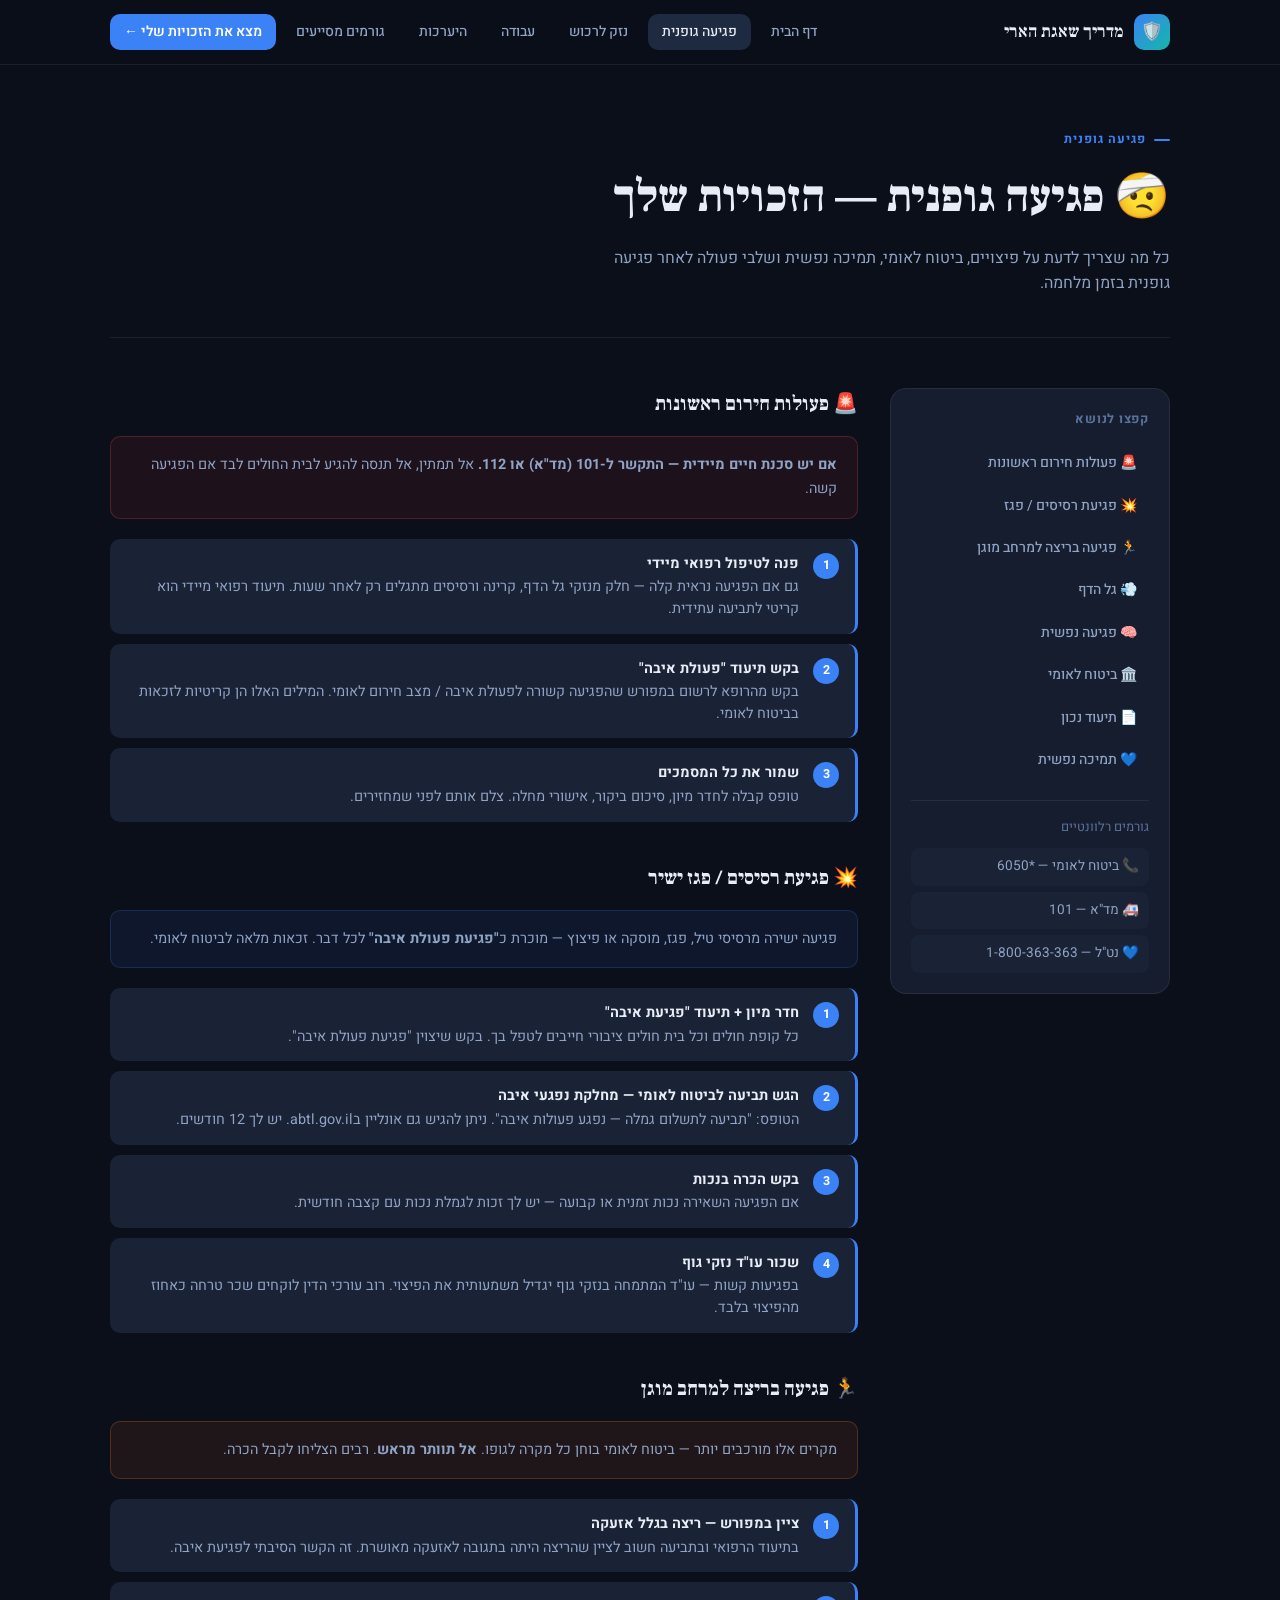
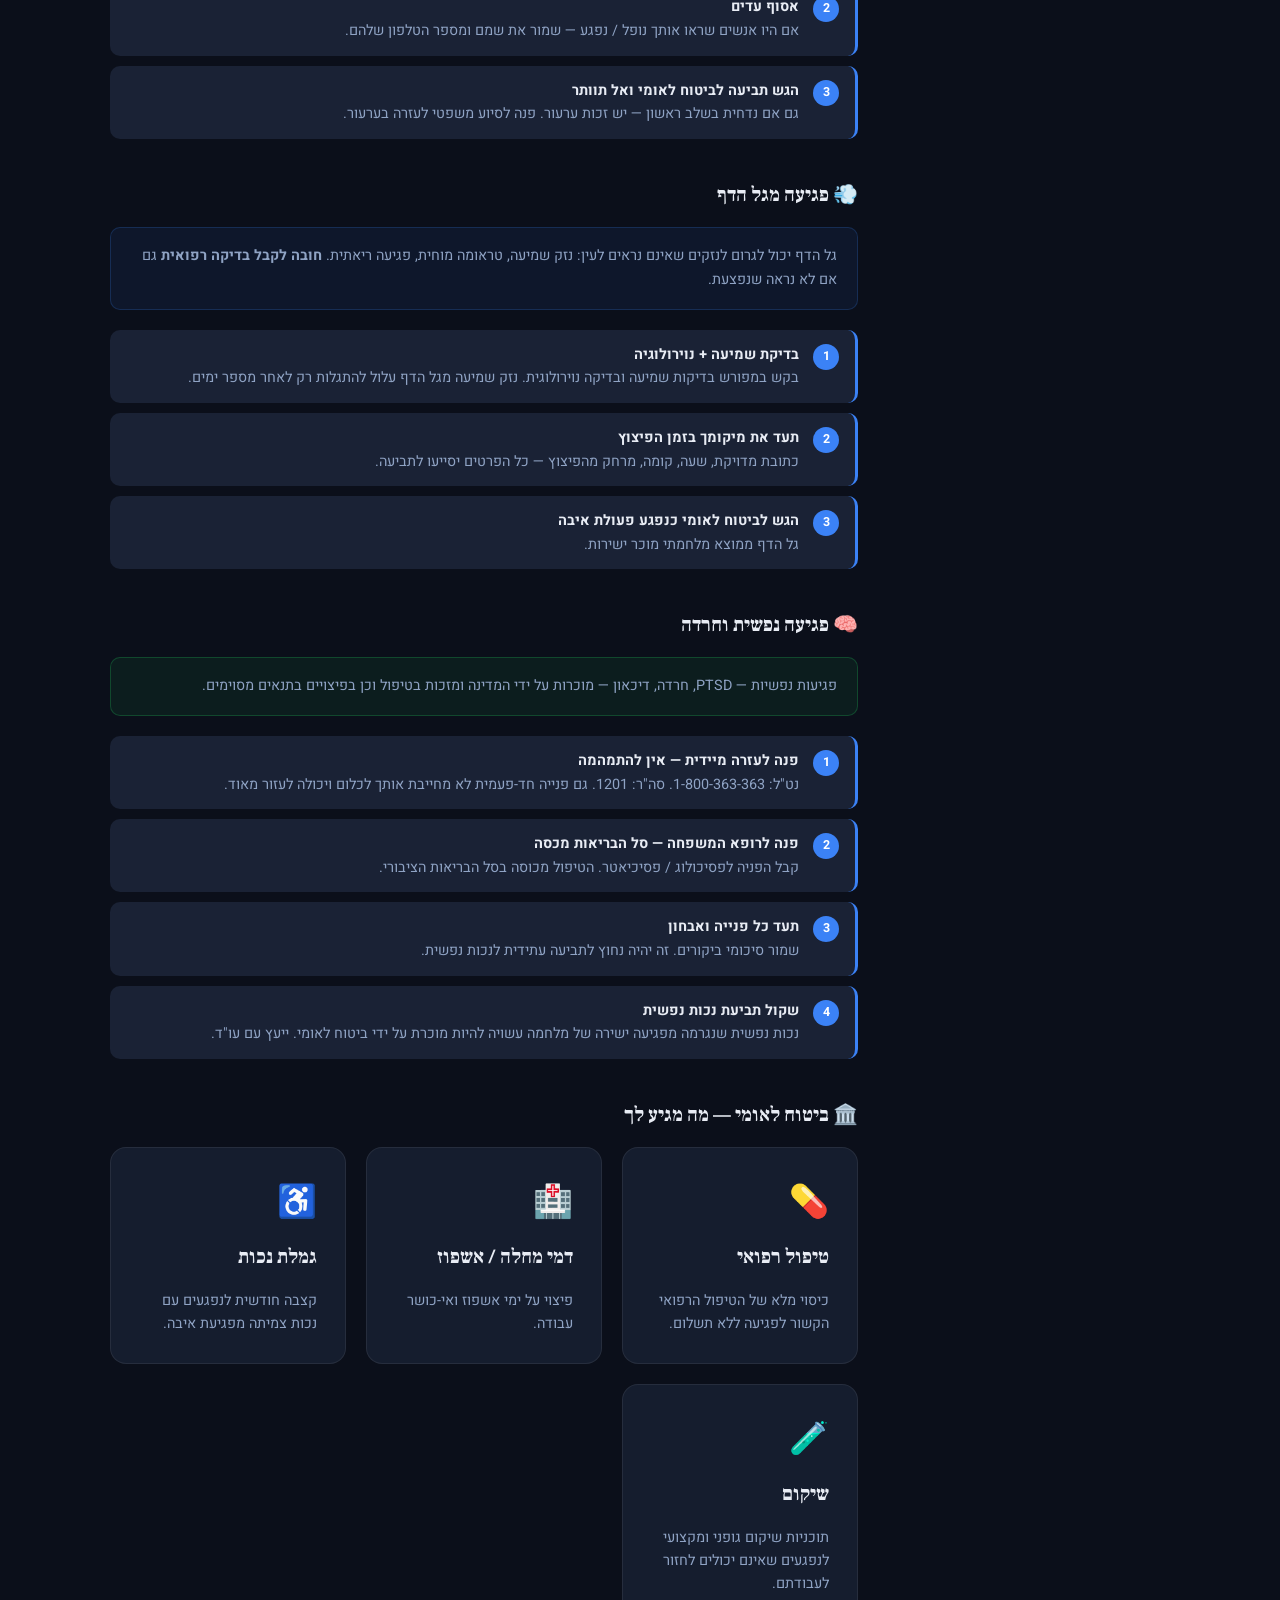
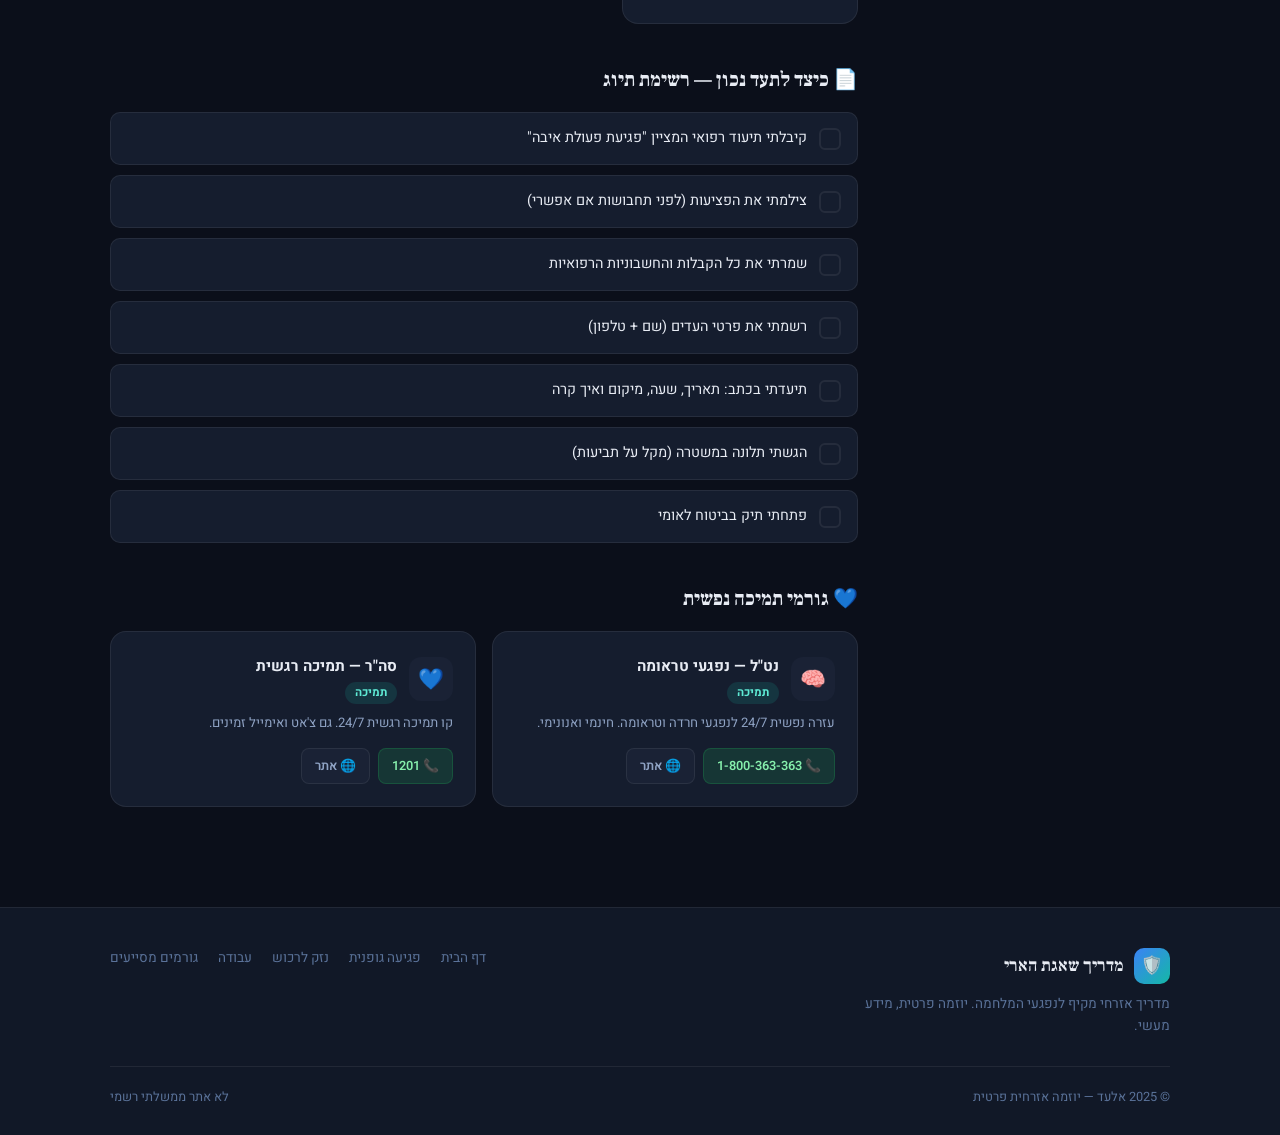
<file: pages/injury.html>
<!DOCTYPE html>
<html lang="he" dir="rtl">
<head>
  <meta charset="UTF-8" />
  <meta name="viewport" content="width=device-width, initial-scale=1.0" />
  <title>פגיעה גופנית — מדריך שאגת הארי</title>
  <meta name="description" content="זכויות וצעדי פעולה לנפגעים גופניים במלחמה" />
  <style>
/* ===== FONTS ===== */
@import url('https://fonts.googleapis.com/css2?family=Heebo:wght@300;400;500;600;700;800;900&family=Frank+Ruhl+Libre:wght@400;500;700;900&display=swap');

/* ===== VARIABLES ===== */
:root {
  --bg: #0b0f1a;
  --bg2: #111827;
  --bg3: #1a2235;
  --card: #151d2e;
  --card2: #1e2a3f;
  --border: rgba(255,255,255,0.07);
  --text: #e8ecf4;
  --text2: #8fa3c4;
  --text3: #5a7299;
  --blue: #3b82f6;
  --blue2: #1d4ed8;
  --teal: #14b8a6;
  --red: #ef4444;
  --orange: #f97316;
  --green: #22c55e;
  --yellow: #eab308;
  --gold: #f59e0b;
  --radius: 16px;
  --radius-sm: 10px;
  --shadow: 0 4px 24px rgba(0,0,0,0.4);
  --shadow-lg: 0 8px 48px rgba(0,0,0,0.6);
  --transition: 0.25s cubic-bezier(.4,0,.2,1);
  --font-display: 'Frank Ruhl Libre', serif;
  --font-body: 'Heebo', sans-serif;
}

/* ===== RESET ===== */
*, *::before, *::after { box-sizing: border-box; margin: 0; padding: 0; }
html { font-size: 16px; scroll-behavior: smooth; }
body {
  background: var(--bg);
  color: var(--text);
  font-family: var(--font-body);
  direction: rtl;
  line-height: 1.6;
  overflow-x: hidden;
}
a { color: inherit; text-decoration: none; }
ul { list-style: none; }
button { cursor: pointer; border: none; background: none; font-family: inherit; }
img { max-width: 100%; display: block; }

/* ===== SCROLLBAR ===== */
::-webkit-scrollbar { width: 6px; }
::-webkit-scrollbar-track { background: var(--bg); }
::-webkit-scrollbar-thumb { background: var(--border); border-radius: 3px; }

/* ===== LAYOUT ===== */
.container { max-width: 1100px; margin: 0 auto; padding: 0 20px; }
.section { padding: 60px 0; }
.section-sm { padding: 40px 0; }

/* ===== HEADER / NAV ===== */
.header {
  position: fixed;
  top: 0; left: 0; right: 0;
  z-index: 1000;
  background: rgba(11,15,26,0.92);
  backdrop-filter: blur(20px);
  border-bottom: 1px solid var(--border);
  transition: var(--transition);
}
.header-inner {
  display: flex;
  align-items: center;
  justify-content: space-between;
  height: 64px;
  gap: 20px;
}
.logo {
  display: flex;
  align-items: center;
  gap: 10px;
  font-family: var(--font-display);
  font-weight: 700;
  font-size: 1.1rem;
  color: var(--text);
  white-space: nowrap;
}
.logo-icon {
  width: 36px; height: 36px;
  background: linear-gradient(135deg, var(--blue), var(--teal));
  border-radius: 10px;
  display: flex; align-items: center; justify-content: center;
  font-size: 1.1rem;
}
.nav { display: flex; gap: 6px; align-items: center; }
.nav a {
  padding: 7px 14px;
  border-radius: var(--radius-sm);
  font-size: 0.875rem;
  font-weight: 500;
  color: var(--text2);
  transition: var(--transition);
}
.nav a:hover, .nav a.active {
  background: var(--card2);
  color: var(--text);
}
.nav-cta {
  background: var(--blue) !important;
  color: white !important;
  font-weight: 600 !important;
}
.nav-cta:hover { background: var(--blue2) !important; }
.nav-mobile-toggle {
  display: none;
  padding: 8px;
  border-radius: 8px;
  color: var(--text);
  font-size: 1.3rem;
}

/* ===== PAGE WRAPPER ===== */
.page-content { padding-top: 64px; }

/* ===== HERO ===== */
.hero {
  min-height: 92vh;
  display: flex;
  align-items: center;
  position: relative;
  overflow: hidden;
  padding: 80px 0 60px;
}
.hero-bg {
  position: absolute;
  inset: 0;
  background:
    radial-gradient(ellipse 80% 60% at 50% 0%, rgba(59,130,246,0.12) 0%, transparent 60%),
    radial-gradient(ellipse 50% 40% at 0% 100%, rgba(20,184,166,0.08) 0%, transparent 50%);
}
.hero-grid-lines {
  position: absolute;
  inset: 0;
  background-image:
    linear-gradient(rgba(255,255,255,0.02) 1px, transparent 1px),
    linear-gradient(90deg, rgba(255,255,255,0.02) 1px, transparent 1px);
  background-size: 60px 60px;
  mask-image: radial-gradient(ellipse 80% 80% at 50% 50%, black 0%, transparent 100%);
}
.hero-content {
  position: relative;
  z-index: 2;
  max-width: 720px;
}
.hero-badge {
  display: inline-flex;
  align-items: center;
  gap: 8px;
  background: rgba(59,130,246,0.15);
  border: 1px solid rgba(59,130,246,0.3);
  border-radius: 100px;
  padding: 6px 16px;
  font-size: 0.8rem;
  font-weight: 600;
  color: #93c5fd;
  margin-bottom: 24px;
  letter-spacing: 0.02em;
}
.hero-badge-dot {
  width: 6px; height: 6px;
  background: var(--blue);
  border-radius: 50%;
  animation: pulse 2s infinite;
}
@keyframes pulse {
  0%, 100% { opacity: 1; transform: scale(1); }
  50% { opacity: 0.5; transform: scale(0.8); }
}
.hero h1 {
  font-family: var(--font-display);
  font-size: clamp(2.2rem, 5vw, 3.5rem);
  font-weight: 900;
  line-height: 1.15;
  margin-bottom: 20px;
  color: var(--text);
}
.hero h1 span {
  background: linear-gradient(135deg, var(--blue), var(--teal));
  -webkit-background-clip: text;
  -webkit-text-fill-color: transparent;
  background-clip: text;
}
.hero-desc {
  font-size: 1.1rem;
  color: var(--text2);
  margin-bottom: 40px;
  max-width: 560px;
  line-height: 1.7;
}
.hero-actions { display: flex; gap: 12px; flex-wrap: wrap; margin-bottom: 48px; }
.btn {
  display: inline-flex; align-items: center; gap: 8px;
  padding: 13px 24px;
  border-radius: var(--radius-sm);
  font-weight: 600;
  font-size: 0.95rem;
  transition: var(--transition);
  cursor: pointer;
}
.btn-primary {
  background: var(--blue);
  color: white;
  box-shadow: 0 0 20px rgba(59,130,246,0.3);
}
.btn-primary:hover { background: var(--blue2); transform: translateY(-2px); box-shadow: 0 0 30px rgba(59,130,246,0.5); }
.btn-secondary {
  background: var(--card2);
  color: var(--text);
  border: 1px solid var(--border);
}
.btn-secondary:hover { background: var(--bg3); transform: translateY(-2px); }
.btn-danger { background: var(--red); color: white; }
.btn-danger:hover { background: #dc2626; transform: translateY(-2px); }
.btn-sm { padding: 8px 16px; font-size: 0.85rem; }

/* Quick action grid in hero */
.quick-actions {
  display: grid;
  grid-template-columns: repeat(auto-fill, minmax(180px, 1fr));
  gap: 12px;
}
.quick-action-btn {
  background: var(--card);
  border: 1px solid var(--border);
  border-radius: var(--radius);
  padding: 18px 16px;
  text-align: center;
  color: var(--text);
  transition: var(--transition);
  cursor: pointer;
  display: flex;
  flex-direction: column;
  align-items: center;
  gap: 10px;
}
.quick-action-btn:hover {
  background: var(--card2);
  border-color: rgba(59,130,246,0.4);
  transform: translateY(-3px);
  box-shadow: var(--shadow);
}
.quick-action-icon {
  font-size: 2rem;
  width: 52px; height: 52px;
  background: var(--bg3);
  border-radius: 14px;
  display: flex; align-items: center; justify-content: center;
}
.quick-action-label {
  font-size: 0.875rem;
  font-weight: 600;
  line-height: 1.3;
}

/* ===== CARDS ===== */
.card {
  background: var(--card);
  border: 1px solid var(--border);
  border-radius: var(--radius);
  padding: 28px;
  transition: var(--transition);
}
.card:hover {
  border-color: rgba(59,130,246,0.25);
  background: var(--card2);
}
.card-icon {
  font-size: 2rem;
  margin-bottom: 14px;
}
.card h3 {
  font-family: var(--font-display);
  font-size: 1.2rem;
  font-weight: 700;
  margin-bottom: 8px;
  color: var(--text);
}
.card p {
  font-size: 0.9rem;
  color: var(--text2);
  line-height: 1.6;
}
.card-grid {
  display: grid;
  grid-template-columns: repeat(auto-fill, minmax(280px, 1fr));
  gap: 20px;
}
.card-grid-2 {
  display: grid;
  grid-template-columns: repeat(auto-fill, minmax(340px, 1fr));
  gap: 20px;
}

/* ===== SECTION HEADER ===== */
.section-header { margin-bottom: 40px; }
.section-tag {
  display: inline-flex;
  align-items: center;
  gap: 8px;
  font-size: 0.78rem;
  font-weight: 700;
  letter-spacing: 0.08em;
  text-transform: uppercase;
  color: var(--blue);
  margin-bottom: 12px;
}
.section-tag::before {
  content: '';
  display: block;
  width: 16px; height: 2px;
  background: var(--blue);
  border-radius: 2px;
}
.section-header h2 {
  font-family: var(--font-display);
  font-size: clamp(1.6rem, 3vw, 2.3rem);
  font-weight: 900;
  margin-bottom: 12px;
  line-height: 1.2;
}
.section-header p {
  color: var(--text2);
  font-size: 1rem;
  max-width: 560px;
}

/* ===== WIZARD ===== */
.wizard-wrap {
  background: var(--card);
  border: 1px solid var(--border);
  border-radius: 24px;
  overflow: hidden;
  box-shadow: var(--shadow-lg);
}
.wizard-header {
  background: linear-gradient(135deg, var(--blue2), var(--blue));
  padding: 28px 32px;
  display: flex;
  align-items: center;
  gap: 14px;
}
.wizard-header h3 {
  font-family: var(--font-display);
  font-size: 1.3rem;
  font-weight: 700;
  color: white;
}
.wizard-header p { font-size: 0.875rem; color: rgba(255,255,255,0.7); margin-top: 2px; }
.wizard-body { padding: 32px; }
.wizard-progress {
  height: 4px;
  background: var(--bg3);
  border-radius: 2px;
  margin-bottom: 28px;
}
.wizard-progress-bar {
  height: 100%;
  background: linear-gradient(90deg, var(--blue), var(--teal));
  border-radius: 2px;
  transition: width 0.5s cubic-bezier(.4,0,.2,1);
}
.wizard-question {
  font-family: var(--font-display);
  font-size: 1.15rem;
  font-weight: 700;
  margin-bottom: 20px;
  color: var(--text);
}
.wizard-options { display: flex; flex-direction: column; gap: 10px; }
.wizard-option {
  background: var(--bg3);
  border: 1.5px solid var(--border);
  border-radius: var(--radius-sm);
  padding: 14px 18px;
  display: flex;
  align-items: center;
  gap: 14px;
  cursor: pointer;
  transition: var(--transition);
  text-align: right;
  font-size: 0.95rem;
  font-weight: 500;
  color: var(--text);
}
.wizard-option:hover {
  background: var(--card2);
  border-color: var(--blue);
  transform: translateX(-4px);
}
.wizard-option-icon { font-size: 1.4rem; flex-shrink: 0; }
.wizard-back {
  margin-top: 20px;
  color: var(--text3);
  font-size: 0.85rem;
  display: flex;
  align-items: center;
  gap: 6px;
  background: none;
  border: none;
  cursor: pointer;
  transition: var(--transition);
}
.wizard-back:hover { color: var(--text2); }

/* Wizard result */
.wizard-result { animation: fadeInUp 0.4s ease; }
@keyframes fadeInUp {
  from { opacity: 0; transform: translateY(20px); }
  to { opacity: 1; transform: translateY(0); }
}
.result-header {
  display: flex; align-items: center; gap: 14px;
  margin-bottom: 24px;
}
.result-icon {
  font-size: 2.5rem;
  width: 64px; height: 64px;
  background: var(--bg3);
  border-radius: 18px;
  display: flex; align-items: center; justify-content: center;
  flex-shrink: 0;
}
.result-title { font-family: var(--font-display); font-size: 1.4rem; font-weight: 900; }
.result-subtitle { font-size: 0.9rem; color: var(--text2); margin-top: 4px; }
.step-list { display: flex; flex-direction: column; gap: 10px; margin: 20px 0; }
.step-item {
  display: flex; align-items: flex-start; gap: 14px;
  background: var(--bg3);
  border-radius: var(--radius-sm);
  padding: 14px 16px;
  border-right: 3px solid var(--blue);
}
.step-num {
  width: 26px; height: 26px; min-width: 26px;
  background: var(--blue);
  border-radius: 50%;
  display: flex; align-items: center; justify-content: center;
  font-size: 0.78rem;
  font-weight: 700;
  color: white;
}
.step-text { font-size: 0.9rem; line-height: 1.5; }
.step-text strong { color: var(--text); display: block; margin-bottom: 2px; }
.step-text span { color: var(--text2); }
.result-contacts { display: flex; gap: 10px; flex-wrap: wrap; margin-top: 20px; }
.contact-chip {
  display: inline-flex; align-items: center; gap: 6px;
  background: var(--bg3);
  border: 1px solid var(--border);
  border-radius: 100px;
  padding: 6px 14px;
  font-size: 0.82rem;
  font-weight: 600;
  color: var(--text2);
  transition: var(--transition);
}
.contact-chip:hover {
  background: var(--card2);
  color: var(--text);
  border-color: var(--blue);
}
.contact-chip .chip-phone { color: var(--blue); font-weight: 700; }

/* ===== ALERT BANNER ===== */
.alert-banner {
  background: linear-gradient(135deg, rgba(239,68,68,0.12), rgba(239,68,68,0.05));
  border: 1px solid rgba(239,68,68,0.3);
  border-radius: var(--radius);
  padding: 16px 24px;
  display: flex;
  align-items: center;
  gap: 16px;
  margin-bottom: 32px;
}
.alert-banner-icon { font-size: 1.5rem; flex-shrink: 0; }
.alert-banner-text { font-size: 0.9rem; color: var(--text2); }
.alert-banner-text strong { color: #fca5a5; display: block; margin-bottom: 2px; }
.emergency-numbers { display: flex; gap: 10px; flex-wrap: wrap; margin-top: 10px; }
.emergency-num {
  display: inline-flex; align-items: center; gap: 6px;
  background: rgba(239,68,68,0.15);
  border: 1px solid rgba(239,68,68,0.3);
  border-radius: 8px;
  padding: 5px 12px;
  font-size: 0.85rem;
  font-weight: 700;
  color: #fca5a5;
}

/* ===== CONTACTS GRID ===== */
.contacts-grid {
  display: grid;
  grid-template-columns: repeat(auto-fill, minmax(260px, 1fr));
  gap: 16px;
}
.contact-card {
  background: var(--card);
  border: 1px solid var(--border);
  border-radius: var(--radius);
  padding: 22px;
  transition: var(--transition);
  display: flex;
  flex-direction: column;
  gap: 10px;
}
.contact-card:hover {
  background: var(--card2);
  border-color: rgba(59,130,246,0.3);
  transform: translateY(-3px);
  box-shadow: var(--shadow);
}
.contact-card-header { display: flex; align-items: center; gap: 12px; }
.contact-card-icon {
  font-size: 1.3rem;
  width: 44px; height: 44px;
  background: var(--bg3);
  border-radius: 12px;
  display: flex; align-items: center; justify-content: center;
}
.contact-card-name { font-weight: 700; font-size: 0.95rem; }
.contact-card-desc { font-size: 0.82rem; color: var(--text2); line-height: 1.5; }
.contact-card-actions { display: flex; gap: 8px; margin-top: 4px; }
.contact-btn {
  display: inline-flex; align-items: center; gap: 5px;
  padding: 7px 13px;
  border-radius: 8px;
  font-size: 0.8rem;
  font-weight: 600;
  transition: var(--transition);
}
.contact-btn-call {
  background: rgba(34,197,94,0.15);
  color: #86efac;
  border: 1px solid rgba(34,197,94,0.2);
}
.contact-btn-call:hover { background: rgba(34,197,94,0.25); }
.contact-btn-web {
  background: var(--bg3);
  color: var(--text2);
  border: 1px solid var(--border);
}
.contact-btn-web:hover { background: var(--card2); color: var(--text); }
.contact-category-badge {
  display: inline-block;
  padding: 2px 10px;
  border-radius: 100px;
  font-size: 0.72rem;
  font-weight: 700;
  margin-top: 2px;
}
.cat-ממשלתי { background: rgba(59,130,246,0.15); color: #93c5fd; }
.cat-חירום { background: rgba(239,68,68,0.15); color: #fca5a5; }
.cat-תמיכה { background: rgba(20,184,166,0.15); color: #5eead4; }
.cat-משפטי { background: rgba(234,179,8,0.15); color: #fde047; }

/* ===== FILTER TABS ===== */
.filter-tabs { display: flex; gap: 8px; flex-wrap: wrap; margin-bottom: 24px; }
.filter-tab {
  padding: 8px 18px;
  border-radius: 100px;
  font-size: 0.85rem;
  font-weight: 600;
  background: var(--card);
  border: 1px solid var(--border);
  color: var(--text2);
  cursor: pointer;
  transition: var(--transition);
}
.filter-tab:hover, .filter-tab.active {
  background: var(--blue);
  color: white;
  border-color: var(--blue);
}

/* ===== FAQ ===== */
.faq-list { display: flex; flex-direction: column; gap: 8px; }
.faq-item {
  background: var(--card);
  border: 1px solid var(--border);
  border-radius: var(--radius-sm);
  overflow: hidden;
  transition: var(--transition);
}
.faq-item.open { border-color: rgba(59,130,246,0.3); }
.faq-question {
  padding: 18px 22px;
  display: flex;
  justify-content: space-between;
  align-items: center;
  cursor: pointer;
  font-weight: 600;
  font-size: 0.95rem;
  gap: 12px;
  transition: var(--transition);
}
.faq-question:hover { background: var(--card2); }
.faq-chevron {
  flex-shrink: 0;
  width: 24px; height: 24px;
  background: var(--bg3);
  border-radius: 6px;
  display: flex; align-items: center; justify-content: center;
  font-size: 0.7rem;
  color: var(--text3);
  transition: transform var(--transition);
}
.faq-item.open .faq-chevron { transform: rotate(180deg); color: var(--blue); background: rgba(59,130,246,0.15); }
.faq-answer {
  display: none;
  padding: 0 22px 18px;
  font-size: 0.9rem;
  color: var(--text2);
  line-height: 1.7;
  border-top: 1px solid var(--border);
  padding-top: 16px;
}
.faq-item.open .faq-answer { display: block; }

/* ===== CHECKLIST ===== */
.checklist { display: flex; flex-direction: column; gap: 10px; }
.checklist-item {
  display: flex; align-items: flex-start; gap: 12px;
  padding: 14px 16px;
  background: var(--card);
  border: 1px solid var(--border);
  border-radius: var(--radius-sm);
  cursor: pointer;
  transition: var(--transition);
}
.checklist-item.done { opacity: 0.5; }
.checklist-item.done .checklist-label { text-decoration: line-through; color: var(--text3); }
.checklist-box {
  width: 22px; height: 22px; min-width: 22px;
  border: 2px solid var(--border);
  border-radius: 6px;
  display: flex; align-items: center; justify-content: center;
  transition: var(--transition);
  margin-top: 1px;
}
.checklist-item.done .checklist-box {
  background: var(--green);
  border-color: var(--green);
}
.checklist-label { font-size: 0.9rem; line-height: 1.5; }

/* ===== TIMELINE ===== */
.timeline { position: relative; padding-right: 28px; }
.timeline::before {
  content: '';
  position: absolute;
  right: 9px; top: 0; bottom: 0;
  width: 2px;
  background: linear-gradient(to bottom, var(--blue), var(--teal), transparent);
}
.timeline-item {
  position: relative;
  padding-bottom: 28px;
}
.timeline-item::before {
  content: '';
  position: absolute;
  right: -28px;
  top: 4px;
  width: 12px; height: 12px;
  background: var(--blue);
  border-radius: 50%;
  border: 2px solid var(--bg);
}
.timeline-time {
  font-size: 0.78rem;
  font-weight: 700;
  color: var(--blue);
  letter-spacing: 0.04em;
  margin-bottom: 4px;
}
.timeline-title { font-weight: 700; margin-bottom: 4px; }
.timeline-desc { font-size: 0.88rem; color: var(--text2); line-height: 1.6; }

/* ===== SEARCH ===== */
.search-bar {
  position: relative;
  margin-bottom: 32px;
}
.search-input {
  width: 100%;
  background: var(--card);
  border: 1px solid var(--border);
  border-radius: var(--radius);
  padding: 14px 48px 14px 18px;
  font-family: var(--font-body);
  font-size: 0.95rem;
  color: var(--text);
  transition: var(--transition);
  direction: rtl;
}
.search-input:focus {
  outline: none;
  border-color: var(--blue);
  box-shadow: 0 0 0 3px rgba(59,130,246,0.1);
}
.search-input::placeholder { color: var(--text3); }
.search-icon {
  position: absolute;
  right: 16px; top: 50%;
  transform: translateY(-50%);
  color: var(--text3);
  pointer-events: none;
  font-size: 1.1rem;
}

/* ===== DISCLAIMER ===== */
.disclaimer {
  background: rgba(234,179,8,0.05);
  border: 1px solid rgba(234,179,8,0.2);
  border-radius: var(--radius);
  padding: 20px 24px;
  font-size: 0.83rem;
  color: var(--text3);
  line-height: 1.7;
}
.disclaimer strong { color: #fde047; }

/* ===== FOOTER ===== */
footer {
  background: var(--bg2);
  border-top: 1px solid var(--border);
  padding: 40px 0 28px;
  margin-top: 60px;
}
.footer-inner {
  display: grid;
  grid-template-columns: 1fr auto;
  gap: 40px;
  align-items: start;
  margin-bottom: 28px;
}
.footer-brand p {
  font-size: 0.85rem;
  color: var(--text3);
  margin-top: 10px;
  max-width: 340px;
  line-height: 1.6;
}
.footer-links { display: flex; gap: 20px; flex-wrap: wrap; }
.footer-links a {
  font-size: 0.85rem;
  color: var(--text3);
  transition: var(--transition);
}
.footer-links a:hover { color: var(--text2); }
.footer-bottom {
  border-top: 1px solid var(--border);
  padding-top: 20px;
  display: flex;
  justify-content: space-between;
  align-items: center;
  font-size: 0.8rem;
  color: var(--text3);
  flex-wrap: wrap;
  gap: 10px;
}

/* ===== PAGES ===== */
.page-hero {
  padding: 60px 0 40px;
  border-bottom: 1px solid var(--border);
  margin-bottom: 50px;
}
.page-hero h1 {
  font-family: var(--font-display);
  font-size: clamp(1.8rem, 4vw, 2.8rem);
  font-weight: 900;
  margin-bottom: 12px;
}
.page-hero p { color: var(--text2); max-width: 600px; }

/* Incident page */
.incident-page-wrap {
  display: grid;
  grid-template-columns: 280px 1fr;
  gap: 32px;
  align-items: start;
}
.incident-sidebar {
  background: var(--card);
  border: 1px solid var(--border);
  border-radius: var(--radius);
  padding: 20px;
  position: sticky;
  top: 84px;
}
.incident-sidebar h4 {
  font-size: 0.8rem;
  font-weight: 700;
  letter-spacing: 0.06em;
  text-transform: uppercase;
  color: var(--text3);
  margin-bottom: 14px;
}
.sidebar-nav-link {
  display: flex;
  align-items: center;
  gap: 10px;
  padding: 9px 12px;
  border-radius: 8px;
  font-size: 0.875rem;
  font-weight: 500;
  color: var(--text2);
  transition: var(--transition);
  margin-bottom: 2px;
}
.sidebar-nav-link:hover, .sidebar-nav-link.active {
  background: var(--bg3);
  color: var(--text);
}
.sidebar-nav-link.active { border-right: 3px solid var(--blue); }

/* Content blocks */
.content-section { margin-bottom: 40px; }
.content-section h3 {
  font-family: var(--font-display);
  font-size: 1.25rem;
  font-weight: 800;
  margin-bottom: 16px;
  color: var(--text);
  display: flex;
  align-items: center;
  gap: 10px;
}
.info-box {
  background: rgba(59,130,246,0.08);
  border: 1px solid rgba(59,130,246,0.2);
  border-radius: var(--radius-sm);
  padding: 16px 20px;
  font-size: 0.9rem;
  color: var(--text2);
  line-height: 1.7;
  margin-bottom: 16px;
}
.info-box.warning {
  background: rgba(249,115,22,0.08);
  border-color: rgba(249,115,22,0.25);
}
.info-box.danger {
  background: rgba(239,68,68,0.08);
  border-color: rgba(239,68,68,0.25);
}
.info-box.success {
  background: rgba(34,197,94,0.08);
  border-color: rgba(34,197,94,0.25);
}

/* ===== PREP PAGE GRID ===== */
.prep-grid {
  display: grid;
  grid-template-columns: repeat(auto-fill, minmax(240px, 1fr));
  gap: 16px;
}
.prep-card {
  background: var(--card);
  border: 1px solid var(--border);
  border-radius: var(--radius);
  padding: 22px;
  transition: var(--transition);
}
.prep-card:hover {
  background: var(--card2);
  border-color: rgba(20,184,166,0.3);
  transform: translateY(-3px);
}
.prep-card-icon {
  font-size: 1.8rem;
  margin-bottom: 12px;
  display: block;
}
.prep-card h4 { font-weight: 700; margin-bottom: 8px; }
.prep-card ul { list-style: none; }
.prep-card ul li {
  font-size: 0.85rem;
  color: var(--text2);
  padding: 4px 0;
  display: flex;
  align-items: flex-start;
  gap: 6px;
}
.prep-card ul li::before { content: '✓'; color: var(--teal); flex-shrink: 0; margin-top: 1px; }

/* ===== STATS BAR ===== */
.stats-bar {
  display: grid;
  grid-template-columns: repeat(auto-fit, minmax(160px, 1fr));
  gap: 1px;
  background: var(--border);
  border: 1px solid var(--border);
  border-radius: var(--radius);
  overflow: hidden;
  margin-bottom: 48px;
}
.stat-item {
  background: var(--card);
  padding: 22px;
  text-align: center;
}
.stat-num {
  font-family: var(--font-display);
  font-size: 2rem;
  font-weight: 900;
  color: var(--text);
  display: block;
}
.stat-label { font-size: 0.8rem; color: var(--text3); margin-top: 4px; }

/* ===== MOBILE MENU ===== */
.mobile-nav {
  display: none;
  position: fixed;
  inset: 0;
  z-index: 999;
  background: rgba(11,15,26,0.97);
  backdrop-filter: blur(20px);
  flex-direction: column;
  align-items: center;
  justify-content: center;
  gap: 12px;
}
.mobile-nav.open { display: flex; }
.mobile-nav a {
  font-family: var(--font-display);
  font-size: 1.5rem;
  font-weight: 700;
  color: var(--text2);
  transition: var(--transition);
}
.mobile-nav a:hover { color: var(--text); }
.mobile-nav-close {
  position: absolute;
  top: 20px; left: 20px;
  font-size: 1.4rem;
  color: var(--text3);
  cursor: pointer;
}

/* ===== ANIMATIONS ===== */
.fade-in {
  opacity: 0;
  transform: translateY(20px);
  animation: fadeInUp 0.5s ease forwards;
}
.fade-in-delay-1 { animation-delay: 0.1s; }
.fade-in-delay-2 { animation-delay: 0.2s; }
.fade-in-delay-3 { animation-delay: 0.3s; }

/* ===== UTILITIES ===== */
.text-center { text-align: center; }
.mb-8 { margin-bottom: 8px; }
.mb-16 { margin-bottom: 16px; }
.mb-24 { margin-bottom: 24px; }
.mb-32 { margin-bottom: 32px; }
.mt-20 { margin-top: 20px; }
.hidden { display: none !important; }

/* ===== RESPONSIVE ===== */
@media (max-width: 900px) {
  .incident-page-wrap { grid-template-columns: 1fr; }
  .incident-sidebar { position: static; }
}
@media (max-width: 768px) {
  .nav { display: none; }
  .nav-mobile-toggle { display: block; }
  .hero { padding-top: 40px; }
  .hero h1 { font-size: 2rem; }
  .footer-inner { grid-template-columns: 1fr; }
  .stats-bar { grid-template-columns: repeat(2, 1fr); }
  .quick-actions { grid-template-columns: repeat(2, 1fr); }
}
@media (max-width: 480px) {
  .container { padding: 0 16px; }
  .card { padding: 20px; }
  .wizard-body { padding: 20px; }
  .quick-actions { grid-template-columns: repeat(2, 1fr); }
  .stats-bar { grid-template-columns: repeat(2, 1fr); }
  .hero-actions { flex-direction: column; }
  .hero-actions .btn { justify-content: center; }
}

/* ===== PRINT STYLES ===== */
@media print {
  .header, footer, .wizard-wrap, .hero-bg, .hero-grid-lines { display: none !important; }
  body { background: white; color: black; }
  .card, .checklist-item { background: #f5f5f5; border: 1px solid #ddd; }
}

</style>
  <link rel="icon" href="data:image/svg+xml,<svg xmlns='http://www.w3.org/2000/svg' viewBox='0 0 100 100'><text y='.9em' font-size='90'>🛡️</text></svg>" />
</head>
<body>

<header class="header">
  <div class="container">
    <div class="header-inner">
      <a href="../index.html" class="logo">
        <div class="logo-icon">🛡️</div>
        מדריך שאגת הארי
      </a>
      <nav class="nav">
        <a href="../index.html">דף הבית</a>
        <a href="injury.html" class="active">פגיעה גופנית</a>
        <a href="property.html">נזק לרכוש</a>
        <a href="work.html">עבודה</a>
        <a href="prepare.html">היערכות</a>
        <a href="contacts.html">גורמים מסייעים</a>
        <a href="../index.html#wizard" class="nav-cta btn">מצא את הזכויות שלי ←</a>
      </nav>
      <button class="nav-mobile-toggle">☰</button>
    </div>
  </div>
</header>

<div class="mobile-nav" id="mobile-nav">
  <span class="mobile-nav-close">✕</span>
  <a href="../index.html">דף הבית</a>
  <a href="injury.html">פגיעה גופנית</a>
  <a href="property.html">נזק לרכוש</a>
  <a href="work.html">עבודה</a>
  <a href="prepare.html">היערכות</a>
  <a href="contacts.html">גורמים מסייעים</a>
</div>

<div class="page-content">
  <div class="container">
    <div class="page-hero">
      <div class="section-tag">פגיעה גופנית</div>
      <h1>🤕 פגיעה גופנית — הזכויות שלך</h1>
      <p>כל מה שצריך לדעת על פיצויים, ביטוח לאומי, תמיכה נפשית ושלבי פעולה לאחר פגיעה גופנית בזמן מלחמה.</p>
    </div>

    <div class="incident-page-wrap">
      <!-- SIDEBAR -->
      <div class="incident-sidebar">
        <h4>קפצו לנושא</h4>
        <a href="#emergency" class="sidebar-nav-link">🚨 פעולות חירום ראשונות</a>
        <a href="#shrapnel" class="sidebar-nav-link">💥 פגיעת רסיסים / פגז</a>
        <a href="#shelter" class="sidebar-nav-link">🏃 פגיעה בריצה למרחב מוגן</a>
        <a href="#blast" class="sidebar-nav-link">💨 גל הדף</a>
        <a href="#mental" class="sidebar-nav-link">🧠 פגיעה נפשית</a>
        <a href="#btl" class="sidebar-nav-link">🏛️ ביטוח לאומי</a>
        <a href="#docs" class="sidebar-nav-link">📄 תיעוד נכון</a>
        <a href="#support" class="sidebar-nav-link">💙 תמיכה נפשית</a>
        <div style="margin-top:20px; border-top:1px solid var(--border); padding-top:16px;">
          <div style="font-size:0.8rem; color:var(--text3); margin-bottom:10px">גורמים רלוונטיים</div>
          <a href="tel:*6050" style="display:flex;align-items:center;gap:8px;padding:8px 10px;background:var(--bg3);border-radius:8px;font-size:0.85rem;color:var(--text2);margin-bottom:6px;transition:var(--transition)">📞 ביטוח לאומי — *6050</a>
          <a href="tel:101" style="display:flex;align-items:center;gap:8px;padding:8px 10px;background:var(--bg3);border-radius:8px;font-size:0.85rem;color:var(--text2);margin-bottom:6px;transition:var(--transition)">🚑 מד"א — 101</a>
          <a href="tel:1-800-363-363" style="display:flex;align-items:center;gap:8px;padding:8px 10px;background:var(--bg3);border-radius:8px;font-size:0.85rem;color:var(--text2);transition:var(--transition)">💙 נט"ל — 1-800-363-363</a>
        </div>
      </div>

      <!-- MAIN CONTENT -->
      <div>
        <!-- EMERGENCY -->
        <div class="content-section" id="emergency">
          <h3>🚨 פעולות חירום ראשונות</h3>
          <div class="info-box danger">
            <strong>אם יש סכנת חיים מיידית — התקשר ל-101 (מד"א) או 112.</strong>
            אל תמתין, אל תנסה להגיע לבית החולים לבד אם הפגיעה קשה.
          </div>
          <div class="step-list">
            <div class="step-item">
              <div class="step-num">1</div>
              <div class="step-text"><strong>פנה לטיפול רפואי מיידי</strong><span>גם אם הפגיעה נראית קלה — חלק מנזקי גל הדף, קרינה ורסיסים מתגלים רק לאחר שעות. תיעוד רפואי מיידי הוא קריטי לתביעה עתידית.</span></div>
            </div>
            <div class="step-item">
              <div class="step-num">2</div>
              <div class="step-text"><strong>בקש תיעוד "פעולת איבה"</strong><span>בקש מהרופא לרשום במפורש שהפגיעה קשורה לפעולת איבה / מצב חירום לאומי. המילים האלו הן קריטיות לזכאות בביטוח לאומי.</span></div>
            </div>
            <div class="step-item">
              <div class="step-num">3</div>
              <div class="step-text"><strong>שמור את כל המסמכים</strong><span>טופס קבלה לחדר מיון, סיכום ביקור, אישורי מחלה. צלם אותם לפני שמחזירים.</span></div>
            </div>
          </div>
        </div>

        <!-- SHRAPNEL -->
        <div class="content-section" id="shrapnel">
          <h3>💥 פגיעת רסיסים / פגז ישיר</h3>
          <div class="info-box">
            פגיעה ישירה מרסיסי טיל, פגז, מוסקה או פיצוץ — מוכרת כ<strong>"פגיעת פעולת איבה"</strong> לכל דבר. זכאות מלאה לביטוח לאומי.
          </div>
          <div class="step-list">
            <div class="step-item">
              <div class="step-num">1</div>
              <div class="step-text"><strong>חדר מיון + תיעוד "פגיעת איבה"</strong><span>כל קופת חולים וכל בית חולים ציבורי חייבים לטפל בך. בקש שיצוין "פגיעת פעולת איבה".</span></div>
            </div>
            <div class="step-item">
              <div class="step-num">2</div>
              <div class="step-text"><strong>הגש תביעה לביטוח לאומי — מחלקת נפגעי איבה</strong><span>הטופס: "תביעה לתשלום גמלה — נפגע פעולות איבה". ניתן להגיש גם אונליין בabtl.gov.il. יש לך 12 חודשים.</span></div>
            </div>
            <div class="step-item">
              <div class="step-num">3</div>
              <div class="step-text"><strong>בקש הכרה בנכות</strong><span>אם הפגיעה השאירה נכות זמנית או קבועה — יש לך זכות לגמלת נכות עם קצבה חודשית.</span></div>
            </div>
            <div class="step-item">
              <div class="step-num">4</div>
              <div class="step-text"><strong>שכור עו"ד נזקי גוף</strong><span>בפגיעות קשות — עו"ד המתמחה בנזקי גוף יגדיל משמעותית את הפיצוי. רוב עורכי הדין לוקחים שכר טרחה כאחוז מהפיצוי בלבד.</span></div>
            </div>
          </div>
        </div>

        <!-- SHELTER -->
        <div class="content-section" id="shelter">
          <h3>🏃 פגיעה בריצה למרחב מוגן</h3>
          <div class="info-box warning">
            מקרים אלו מורכבים יותר — ביטוח לאומי בוחן כל מקרה לגופו. <strong>אל תוותר מראש</strong>. רבים הצליחו לקבל הכרה.
          </div>
          <div class="step-list">
            <div class="step-item">
              <div class="step-num">1</div>
              <div class="step-text"><strong>ציין במפורש — ריצה בגלל אזעקה</strong><span>בתיעוד הרפואי ובתביעה חשוב לציין שהריצה היתה בתגובה לאזעקה מאושרת. זה הקשר הסיבתי לפגיעת איבה.</span></div>
            </div>
            <div class="step-item">
              <div class="step-num">2</div>
              <div class="step-text"><strong>אסוף עדים</strong><span>אם היו אנשים שראו אותך נופל / נפגע — שמור את שמם ומספר הטלפון שלהם.</span></div>
            </div>
            <div class="step-item">
              <div class="step-num">3</div>
              <div class="step-text"><strong>הגש תביעה לביטוח לאומי ואל תוותר</strong><span>גם אם נדחית בשלב ראשון — יש זכות ערעור. פנה לסיוע משפטי לעזרה בערעור.</span></div>
            </div>
          </div>
        </div>

        <!-- BLAST -->
        <div class="content-section" id="blast">
          <h3>💨 פגיעה מגל הדף</h3>
          <div class="info-box">
            גל הדף יכול לגרום לנזקים שאינם נראים לעין: נזק שמיעה, טראומה מוחית, פגיעה ריאתית. <strong>חובה לקבל בדיקה רפואית</strong> גם אם לא נראה שנפצעת.
          </div>
          <div class="step-list">
            <div class="step-item">
              <div class="step-num">1</div>
              <div class="step-text"><strong>בדיקת שמיעה + נוירולוגיה</strong><span>בקש במפורש בדיקות שמיעה ובדיקה נוירולוגית. נזק שמיעה מגל הדף עלול להתגלות רק לאחר מספר ימים.</span></div>
            </div>
            <div class="step-item">
              <div class="step-num">2</div>
              <div class="step-text"><strong>תעד את מיקומך בזמן הפיצוץ</strong><span>כתובת מדויקת, שעה, קומה, מרחק מהפיצוץ — כל הפרטים יסייעו לתביעה.</span></div>
            </div>
            <div class="step-item">
              <div class="step-num">3</div>
              <div class="step-text"><strong>הגש לביטוח לאומי כנפגע פעולת איבה</strong><span>גל הדף ממוצא מלחמתי מוכר ישירות.</span></div>
            </div>
          </div>
        </div>

        <!-- MENTAL -->
        <div class="content-section" id="mental">
          <h3>🧠 פגיעה נפשית וחרדה</h3>
          <div class="info-box success">
            פגיעות נפשיות — PTSD, חרדה, דיכאון — מוכרות על ידי המדינה ומזכות בטיפול וכן בפיצויים בתנאים מסוימים.
          </div>
          <div class="step-list">
            <div class="step-item">
              <div class="step-num">1</div>
              <div class="step-text"><strong>פנה לעזרה מיידית — אין להתמהמה</strong><span>נט"ל: 1-800-363-363. סה"ר: 1201. גם פנייה חד-פעמית לא מחייבת אותך לכלום ויכולה לעזור מאוד.</span></div>
            </div>
            <div class="step-item">
              <div class="step-num">2</div>
              <div class="step-text"><strong>פנה לרופא המשפחה — סל הבריאות מכסה</strong><span>קבל הפניה לפסיכולוג / פסיכיאטר. הטיפול מכוסה בסל הבריאות הציבורי.</span></div>
            </div>
            <div class="step-item">
              <div class="step-num">3</div>
              <div class="step-text"><strong>תעד כל פנייה ואבחון</strong><span>שמור סיכומי ביקורים. זה יהיה נחוץ לתביעה עתידית לנכות נפשית.</span></div>
            </div>
            <div class="step-item">
              <div class="step-num">4</div>
              <div class="step-text"><strong>שקול תביעת נכות נפשית</strong><span>נכות נפשית שנגרמה מפגיעה ישירה של מלחמה עשויה להיות מוכרת על ידי ביטוח לאומי. ייעץ עם עו"ד.</span></div>
            </div>
          </div>
        </div>

        <!-- BTL -->
        <div class="content-section" id="btl">
          <h3>🏛️ ביטוח לאומי — מה מגיע לך</h3>
          <div class="card-grid" style="grid-template-columns: repeat(auto-fill, minmax(220px, 1fr));">
            <div class="card">
              <div class="card-icon">💊</div>
              <h3>טיפול רפואי</h3>
              <p>כיסוי מלא של הטיפול הרפואי הקשור לפגיעה ללא תשלום.</p>
            </div>
            <div class="card">
              <div class="card-icon">🏥</div>
              <h3>דמי מחלה / אשפוז</h3>
              <p>פיצוי על ימי אשפוז ואי-כושר עבודה.</p>
            </div>
            <div class="card">
              <div class="card-icon">♿</div>
              <h3>גמלת נכות</h3>
              <p>קצבה חודשית לנפגעים עם נכות צמיתה מפגיעת איבה.</p>
            </div>
            <div class="card">
              <div class="card-icon">🧪</div>
              <h3>שיקום</h3>
              <p>תוכניות שיקום גופני ומקצועי לנפגעים שאינם יכולים לחזור לעבודתם.</p>
            </div>
          </div>
        </div>

        <!-- DOCS -->
        <div class="content-section" id="docs">
          <h3>📄 כיצד לתעד נכון — רשימת תיוג</h3>
          <div class="checklist">
            <div class="checklist-item" data-key="inj1">
              <div class="checklist-box"></div>
              <span class="checklist-label">קיבלתי תיעוד רפואי המציין "פגיעת פעולת איבה"</span>
            </div>
            <div class="checklist-item" data-key="inj2">
              <div class="checklist-box"></div>
              <span class="checklist-label">צילמתי את הפציעות (לפני תחבושות אם אפשרי)</span>
            </div>
            <div class="checklist-item" data-key="inj3">
              <div class="checklist-box"></div>
              <span class="checklist-label">שמרתי את כל הקבלות והחשבוניות הרפואיות</span>
            </div>
            <div class="checklist-item" data-key="inj4">
              <div class="checklist-box"></div>
              <span class="checklist-label">רשמתי את פרטי העדים (שם + טלפון)</span>
            </div>
            <div class="checklist-item" data-key="inj5">
              <div class="checklist-box"></div>
              <span class="checklist-label">תיעדתי בכתב: תאריך, שעה, מיקום ואיך קרה</span>
            </div>
            <div class="checklist-item" data-key="inj6">
              <div class="checklist-box"></div>
              <span class="checklist-label">הגשתי תלונה במשטרה (מקל על תביעות)</span>
            </div>
            <div class="checklist-item" data-key="inj7">
              <div class="checklist-box"></div>
              <span class="checklist-label">פתחתי תיק בביטוח לאומי</span>
            </div>
          </div>
        </div>

        <!-- SUPPORT -->
        <div class="content-section" id="support">
          <h3>💙 גורמי תמיכה נפשית</h3>
          <div class="contacts-grid">
            <div class="contact-card" data-searchable>
              <div class="contact-card-header">
                <div class="contact-card-icon">🧠</div>
                <div>
                  <div class="contact-card-name">נט"ל — נפגעי טראומה</div>
                  <span class="contact-category-badge cat-תמיכה">תמיכה</span>
                </div>
              </div>
              <div class="contact-card-desc">עזרה נפשית 24/7 לנפגעי חרדה וטראומה. חינמי ואנונימי.</div>
              <div class="contact-card-actions">
                <a href="tel:1-800-363-363" class="contact-btn contact-btn-call">📞 1-800-363-363</a>
                <a href="https://www.natal.org.il" target="_blank" class="contact-btn contact-btn-web">🌐 אתר</a>
              </div>
            </div>
            <div class="contact-card" data-searchable>
              <div class="contact-card-header">
                <div class="contact-card-icon">💙</div>
                <div>
                  <div class="contact-card-name">סה"ר — תמיכה רגשית</div>
                  <span class="contact-category-badge cat-תמיכה">תמיכה</span>
                </div>
              </div>
              <div class="contact-card-desc">קו תמיכה רגשית 24/7. גם צ'אט ואימייל זמינים.</div>
              <div class="contact-card-actions">
                <a href="tel:1201" class="contact-btn contact-btn-call">📞 1201</a>
                <a href="https://www.sahar.org.il" target="_blank" class="contact-btn contact-btn-web">🌐 אתר</a>
              </div>
            </div>
          </div>
        </div>

      </div>
    </div>
  </div>
</div>

<footer>
  <div class="container">
    <div class="footer-inner">
      <div class="footer-brand">
        <div class="logo"><div class="logo-icon">🛡️</div> מדריך שאגת הארי</div>
        <p>מדריך אזרחי מקיף לנפגעי המלחמה. יוזמה פרטית, מידע מעשי.</p>
      </div>
      <div class="footer-links">
        <a href="../index.html">דף הבית</a>
        <a href="injury.html">פגיעה גופנית</a>
        <a href="property.html">נזק לרכוש</a>
        <a href="work.html">עבודה</a>
        <a href="contacts.html">גורמים מסייעים</a>
      </div>
    </div>
    <div class="footer-bottom">
      <span>© 2025 אלעד — יוזמה אזרחית פרטית</span>
      <span>לא אתר ממשלתי רשמי</span>
    </div>
  </div>
</footer>

<script>
// ===== WIZARD TREE =====
const WIZARD_TREE = {
  start: {
    question: "מה קרה לך?",
    options: [
      { text: "נפגעתי פיזית", icon: "🤕", next: "injury_type" },
      { text: "הבית / הנכס שלי ניזוק", icon: "🏠", next: "property_type" },
      { text: "הרכב שלי ניזוק", icon: "🚗", next: "vehicle" },
      { text: "יש לי בעיות בעבודה", icon: "💼", next: "work_type" },
      { text: "עסק שלי נפגע", icon: "🏪", next: "business" },
      { text: "נזק נפשי / חרדה", icon: "🧠", next: "result_mental" },
      { text: "פונתי מהדירה", icon: "🚪", next: "result_evac" },
      { text: "דירה חדשה מקבלן", icon: "🏗️", next: "result_contractor" }
    ]
  },
  injury_type: {
    question: "מה סוג הפגיעה?",
    options: [
      { text: "נפצעתי מרסיסים / פגז", icon: "💥", next: "result_injury_shrapnel" },
      { text: "נפגעתי בריצה למרחב מוגן", icon: "🏃", next: "result_injury_shelter" },
      { text: "גל הדף / לחץ", icon: "💨", next: "result_injury_blast" },
      { text: "חרדה חריפה / התקף פאניקה", icon: "😰", next: "result_mental" }
    ]
  },
  property_type: {
    question: "מה נפגע?",
    options: [
      { text: "פגיעה ישירה / שריפה", icon: "🔥", next: "result_property_direct" },
      { text: "נזק מגל הדף (שמשות, קירות)", icon: "🪟", next: "result_property_blast" },
      { text: "דירה שכורה", icon: "🏢", next: "result_property_rented" },
      { text: "ציוד אישי בדירה", icon: "📦", next: "result_property_contents" }
    ]
  },
  vehicle: {
    question: "מה קרה לרכב?",
    options: [
      { text: "נפגע / נשרף / רסיסים", icon: "🔥", next: "result_vehicle_damaged" },
      { text: "תאונה בגלל ריצה למרחב מוגן", icon: "💥", next: "result_vehicle_accident" }
    ]
  },
  work_type: {
    question: "מה הבעיה בעבודה?",
    options: [
      { text: "לא יכול להגיע לעבודה", icon: "🚫", next: "result_work_absence" },
      { text: "פוטרתי / חל\"ת בגלל המלחמה", icon: "📋", next: "result_work_fired" },
      { text: "המעסיק לא משלם", icon: "💰", next: "result_work_unpaid" }
    ]
  },
  business: {
    question: "מה קרה לעסק?",
    options: [
      { text: "נזק פיזי לעסק", icon: "🔥", next: "result_business_damage" },
      { text: "הפסדי הכנסה", icon: "📉", next: "result_business_income" }
    ]
  }
};

const WIZARD_RESULTS = {
  result_injury_shrapnel: {
    icon: "🚨", title: "פגיעת רסיסים / פגז",
    subtitle: "זכאי לפיצויים מלאים מביטוח לאומי כנפגע פעולת איבה",
    steps: [
      { title: "פנה לחדר מיון מיד", desc: "בקש שיירשם 'פגיעת פעולת איבה'. שמור את כל המסמכים הרפואיים." },
      { title: "הגש תביעה לביטוח לאומי", desc: "תביעה כ'נפגע פעולות איבה'. יש לך 12 חודשים. ניתן אונליין בbtl.gov.il." },
      { title: "תעד את הפציעה", desc: "צלם, שמור חשבוניות, רשום בדיוק מה קרה, מתי ואיפה." },
      { title: "שקול עו\"ד נזקי גוף", desc: "בפגיעות קשות — עו\"ד עובד על אחוז מהפיצוי בלבד." }
    ],
    contacts: [{ name: "ביטוח לאומי", phone: "*6050" }, { name: "מד\"א", phone: "101" }],
    links: [{ label: "ביטוח לאומי", url: "https://www.btl.gov.il" }]
  },
  result_injury_shelter: {
    icon: "🏃", title: "פגיעה בריצה למרחב מוגן",
    subtitle: "ייתכן ותוכר כנפגע פעולת איבה — אל תוותר מראש",
    steps: [
      { title: "קבל תיעוד רפואי מפורט", desc: "ציין שהפגיעה אירעה בריצה לממ\"ד בעקבות אזעקה מאושרת." },
      { title: "אסוף עדים", desc: "שם וטלפון של עדים — מחזק משמעותית את התביעה." },
      { title: "הגש לביטוח לאומי ואל תוותר", desc: "גם אם נדחית — יש זכות ערעור. פנה לסיוע משפטי." }
    ],
    contacts: [{ name: "ביטוח לאומי", phone: "*6050" }, { name: "סיוע משפטי", phone: "*8916" }],
    links: [{ label: "ביטוח לאומי", url: "https://www.btl.gov.il" }]
  },
  result_injury_blast: {
    icon: "💨", title: "פגיעה מגל הדף",
    subtitle: "נזקים שאינם נראים לעין — חובה לבדוק",
    steps: [
      { title: "בדיקת שמיעה + נוירולוגית מיד", desc: "נזקים מתגלים רק לאחר ימים — בדוק מוקדם." },
      { title: "תעד מיקומך בזמן הפיצוץ", desc: "כתובת מדויקת, שעה, מרחק — כל הפרטים נחוצים לתביעה." },
      { title: "הגש לביטוח לאומי כנפגע פעולת איבה", desc: "גל הדף ממקור מלחמתי מוכר ישירות." }
    ],
    contacts: [{ name: "ביטוח לאומי", phone: "*6050" }, { name: "מד\"א", phone: "101" }],
    links: [{ label: "ביטוח לאומי", url: "https://www.btl.gov.il" }]
  },
  result_mental: {
    icon: "💙", title: "פגיעה נפשית / חרדה",
    subtitle: "אתה לא לבד — יש מקצוענים שמחכים לעזור",
    steps: [
      { title: "צור קשר עם נט\"ל עכשיו", desc: "קו חירום: 1-800-363-363. חינמי, אנונימי, 24/7." },
      { title: "פנה לרופא המשפחה", desc: "בקש הפניה לפסיכולוג / פסיכיאטר — כלול בסל הבריאות." },
      { title: "תעד כל פנייה ואבחון", desc: "סיכומי ביקורים — יהיו נחוצים לתביעת נכות עתידית." }
    ],
    contacts: [{ name: "נט\"ל", phone: "1-800-363-363" }, { name: "סה\"ר", phone: "1201" }],
    links: [{ label: "אתר נט\"ל", url: "https://www.natal.org.il" }]
  },
  result_property_direct: {
    icon: "🏚️", title: "פגיעה ישירה בנכס",
    subtitle: "פנה מיד לקרן פיצויים מס רכוש — 3 חודשים להגשה",
    steps: [
      { title: "אל תיכנס לפני אישור בטיחות", desc: "בקש בדיקת מבנה מהרשות המקומית לפני כניסה." },
      { title: "תעד הכל לפני כל תיקון", desc: "צלם מכל זווית. חותמת תאריך. שמור בענן." },
      { title: "הגש תביעה לקרן פיצויים מס רכוש", desc: "דרך taxes.gov.il. תוך 3 חודשים מיום הנזק." },
      { title: "הזמן שמאי רכוש", desc: "שמאי מטעמך מוודא שאתה מקבל פיצוי מלא." }
    ],
    contacts: [{ name: "קרן פיצויים", phone: "1222" }, { name: "רשות המסים", phone: "*4954" }],
    links: [{ label: "רשות המסים", url: "https://www.taxes.gov.il" }]
  },
  result_property_blast: {
    icon: "🪟", title: "נזק מגל הדף",
    subtitle: "שמשות, קירות, דלתות — הכל ניתן לתביעה",
    steps: [
      { title: "תעד לפני כל תיקון", desc: "צלם כל נזק לפני שמישהו נוגע." },
      { title: "פנה לביטוח הדירה", desc: "בדוק אם הפוליסה כוללת כיסוי נזקי מלחמה." },
      { title: "הגש גם לקרן פיצויים", desc: "גם אם הביטוח שילם — ניתן לתבוע את ההפרש. תוך 3 חודשים." }
    ],
    contacts: [{ name: "קרן פיצויים", phone: "1222" }],
    links: [{ label: "רשות המסים", url: "https://www.taxes.gov.il" }]
  },
  result_property_rented: {
    icon: "🏢", title: "דירה שכורה שניזוקה",
    subtitle: "בעל הנכס על המבנה — אתה על הרכוש האישי",
    steps: [
      { title: "הודע לבעל הדירה בכתב מיידית", desc: "ווטסאפ עם תמונות מספיק — שמור עותק." },
      { title: "תבע על רכושך האישי בנפרד", desc: "הגש לקרן פיצויים בנפרד מבעל הדירה." },
      { title: "בקש הפחתה בשכירות", desc: "אם הדירה אינה ראויה למגורים — בקש הפחתה בכתב." }
    ],
    contacts: [{ name: "קרן פיצויים", phone: "1222" }, { name: "סיוע משפטי", phone: "*8916" }],
    links: []
  },
  result_property_contents: {
    icon: "📦", title: "נזק לרכוש אישי",
    subtitle: "ניתן לתבוע על ציוד אישי שניזוק",
    steps: [
      { title: "ערוך רשימת נזקים מפורטת", desc: "שם פריט + שווי (חפש מחיר אונליין). כמה שיותר פרטים." },
      { title: "אל תזרוק פריטים ניזוקים", desc: "שמאי צריך לראות את הנזק — שמור הכל עד שמאות." },
      { title: "פנה לביטוח תכולה — ואם אין: לקרן פיצויים", desc: "ביטוח תכולה מכסה רכוש אישי. אם לא קיים — קרן פיצויים." }
    ],
    contacts: [{ name: "קרן פיצויים", phone: "1222" }],
    links: []
  },
  result_vehicle_damaged: {
    icon: "🚗", title: "רכב ניזוק / נשרף",
    subtitle: "ביטוח + קרן פיצויים — אפשר לתבוע גם וגם",
    steps: [
      { title: "צלם לפני גרירה", desc: "תמונות נזק, לוחית רישוי, הסביבה. חותמת תאריך." },
      { title: "פנה לחברת הביטוח", desc: "בדוק אם הפוליסה כוללת כיסוי נזקי מלחמה / רסיסים." },
      { title: "הגש לקרן פיצויים בנוסף", desc: "גם אם הביטוח כיסה חלק — ניתן לתבוע ההפרש. תוך 3 חודשים." }
    ],
    contacts: [{ name: "קרן פיצויים", phone: "1222" }, { name: "רשות המסים", phone: "*4954" }],
    links: [{ label: "רשות המסים", url: "https://www.taxes.gov.il" }]
  },
  result_vehicle_accident: {
    icon: "💥", title: "תאונה בגלל אזעקה",
    subtitle: "דווח למשטרה עם ציון הסיבה",
    steps: [
      { title: "הגש דו\"ח תאונה במשטרה", desc: "ציין שהאזעקה גרמה לתאונה — משפיע על כיסוי הביטוח." },
      { title: "פנה לחברת הביטוח", desc: "תאונות מריצה לממ\"ד עשויות להיות מוכרות בתנאים מסוימים." }
    ],
    contacts: [{ name: "משטרה", phone: "100" }, { name: "ביטוח לאומי", phone: "*6050" }],
    links: []
  },
  result_work_absence: {
    icon: "🏢", title: "לא יכול להגיע לעבודה",
    subtitle: "יש הגנות חוקיות בזמן חירום לאומי",
    steps: [
      { title: "עדכן את המעסיק בכתב מיידית", desc: "ציין סיבה מדויקת. שמור עותק." },
      { title: "בדוק אם אזורך מוכרז כמוגבל", desc: "אזור מוכרז → זכאות לדמי אבטלה גם ללא פיטורים." },
      { title: "פנה לביטוח לאומי לבדיקת זכאות", desc: "דמי אבטלה, חל\"ת, תשלום מיוחד — בדוק מה מגיע." }
    ],
    contacts: [{ name: "משרד העבודה", phone: "*3456" }, { name: "ביטוח לאומי", phone: "*6050" }],
    links: [{ label: "ביטוח לאומי", url: "https://www.btl.gov.il" }]
  },
  result_work_fired: {
    icon: "📋", title: "פיטורים / חל\"ת",
    subtitle: "לא כל פיטורים בזמן מלחמה הם חוקיים",
    steps: [
      { title: "בקש הודעת פיטורים בכתב", desc: "ללא הודעה כתובה — קשה מאוד לתבוע." },
      { title: "הגש לדמי אבטלה תוך 30 ימים", desc: "כל יום שעובר מקטין את הזכאות. הגש מיידית." },
      { title: "בדוק חל\"ת — מרצון או כפוי?", desc: "חל\"ת כפוי = זכאי לדמי אבטלה. הבדל קריטי." }
    ],
    contacts: [{ name: "ביטוח לאומי", phone: "*6050" }, { name: "סיוע משפטי", phone: "*8916" }],
    links: [{ label: "ביטוח לאומי", url: "https://www.btl.gov.il" }]
  },
  result_work_unpaid: {
    icon: "💰", title: "מעסיק לא משלם שכר",
    subtitle: "הפרת חוק — יש מנגנון אכיפה",
    steps: [
      { title: "שלח מכתב דרישה בכתב", desc: "פרט כמה חייבים לך ועבור איזה תקופה. שמור עותק." },
      { title: "הגש תלונה למשרד העבודה", desc: "יכולים לחקור ולהטיל קנסות על המעסיק." },
      { title: "הגש תביעה לבית הדין לעבודה", desc: "ניתן ללא עו\"ד. מהיר יחסית." }
    ],
    contacts: [{ name: "משרד העבודה", phone: "*3456" }, { name: "סיוע משפטי", phone: "*8916" }],
    links: []
  },
  result_business_damage: {
    icon: "🏪", title: "נזק פיזי לעסק",
    subtitle: "קרן פיצויים + דחיית תשלומים ממשלתיים",
    steps: [
      { title: "תעד נזקים לפני תיקון", desc: "צלם הכל. רשום רשימת ציוד שניזוק עם שווי משוערך." },
      { title: "פנה לרשות המסים לפיצוי עסקי", desc: "דרך taxes.gov.il — יש תכנית פיצויים לעסקים." },
      { title: "בקש דחיית תשלומים", desc: "ניתן לבקש דחיית מע\"מ, מס הכנסה וביטוח לאומי." }
    ],
    contacts: [{ name: "רשות המסים", phone: "*4954" }],
    links: [{ label: "רשות המסים", url: "https://www.taxes.gov.il" }]
  },
  result_business_income: {
    icon: "📉", title: "הפסדי הכנסה לעסק",
    subtitle: "פיצויים על הפסד הכנסה דרך רשות המסים",
    steps: [
      { title: "תעד הפסדי הכנסה", desc: "שמור נתוני חשבונאות: השוואה חודש-על-חודש מהשנה הקודמת." },
      { title: "פנה לרשות המסים לפיצוי", desc: "יש תכנית פיצויים על הפסד הכנסה לעסקים שנפגעו." },
      { title: "בדוק הלוואות מסובסדות", desc: "בנק ישראל ומשרד האוצר מפעילים קווי אשראי מוזלים בחירום." }
    ],
    contacts: [{ name: "רשות המסים", phone: "*4954" }],
    links: [{ label: "רשות המסים", url: "https://www.taxes.gov.il" }]
  },
  result_evac: {
    icon: "🚪", title: "פינוי מהדירה",
    subtitle: "יש לך זכות לדיור חלופי ממומן",
    steps: [
      { title: "קבל צו פינוי כתוב מהרשות המקומית", desc: "זה המסמך הבסיסי לכל תביעה על דיור חלופי." },
      { title: "פנה למחלקת הרווחה של העירייה", desc: "מסייעים במציאת דיור זמני, מלונות ותמיכה כספית." },
      { title: "שמור כל קבלה על הוצאות פינוי", desc: "שכירות, מלון, הובלה, אחסון — הכל ניתן לפיצוי." },
      { title: "פנה לקרן פיצויים לכיסוי הוצאות", desc: "קרן פיצויים מס רכוש מכסה גם הוצאות דיור חלופי." }
    ],
    contacts: [{ name: "קרן פיצויים", phone: "1222" }, { name: "עיריית רמת גן", phone: "03-6752222" }],
    links: [{ label: "עיריית רמת גן", url: "https://www.ramat-gan.muni.il" }, { label: "רשות המסים", url: "https://www.taxes.gov.il" }]
  },
  result_contractor: {
    icon: "🏗️", title: "דירה חדשה מקבלן",
    subtitle: "הפרד בין נזק מלחמה לליקויי קבלן",
    steps: [
      { title: "הפרד נזק מלחמה מליקויי בנייה", desc: "נזק מהמלחמה → קרן פיצויים. ליקויים קיימים → אחריות הקבלן." },
      { title: "שלח הודעה כתובה לקבלן", desc: "דואר רשום / מייל. שומר על זכויותיך תחת חוק המכר." },
      { title: "הגש לקרן פיצויים על נזקי מלחמה", desc: "בנפרד לחלוטין מהתביעה נגד הקבלן. תוך 3 חודשים." },
      { title: "שכור שמאי + עו\"ד נדל\"ן", desc: "שמאי שמכיר בנייה ונזקי מלחמה ישפר את הפיצוי." }
    ],
    contacts: [{ name: "קרן פיצויים", phone: "1222" }, { name: "סיוע משפטי", phone: "*8916" }],
    links: [{ label: "רשות המסים", url: "https://www.taxes.gov.il" }]
  }
};

// ===== WIZARD ENGINE =====
let wizardState = { current: "start", history: [] };

function initWizard() {
  if (!document.getElementById("wizard-content")) return;
  renderWizardStep("start");
}

function renderWizardStep(stepKey) {
  const el = document.getElementById("wizard-content");
  const step = WIZARD_TREE[stepKey];
  if (!step || !el) return;
  const bar = document.getElementById("wizard-progress-bar");
  if (bar) bar.style.width = Math.min((wizardState.history.length / 3) * 90 + 5, 90) + "%";
  if (step.result) { renderWizardResult(step.result); return; }
  let html = `<div class="wizard-question">${step.question}</div><div class="wizard-options">`;
  step.options.forEach(opt => {
    html += `<button class="wizard-option" onclick="window.wizardChoose('${opt.next}')"><span class="wizard-option-icon">${opt.icon}</span><span>${opt.text}</span></button>`;
  });
  html += `</div>`;
  if (wizardState.history.length > 0) html += `<button class="wizard-back" onclick="window.wizardBack()">← חזור לשאלה הקודמת</button>`;
  el.innerHTML = html;
}

function renderWizardResult(resultKey) {
  const el = document.getElementById("wizard-content");
  const bar = document.getElementById("wizard-progress-bar");
  if (bar) bar.style.width = "100%";
  const r = WIZARD_RESULTS[resultKey];
  if (!r || !el) return;
  const stepsHtml = r.steps.map((s, i) => `<div class="step-item"><div class="step-num">${i+1}</div><div class="step-text"><strong>${s.title}</strong><span>${s.desc}</span></div></div>`).join("");
  const contactsHtml = r.contacts.map(c => `<a href="tel:${c.phone}" class="contact-chip">📞 ${c.name} <span class="chip-phone">${c.phone}</span></a>`).join("");
  const linksHtml = (r.links && r.links.length) ? `<div style="display:flex;gap:8px;flex-wrap:wrap;margin-top:10px">${r.links.map(l=>`<a href="${l.url}" target="_blank" class="contact-chip" style="color:var(--blue)">🌐 ${l.label}</a>`).join("")}</div>` : "";
  el.innerHTML = `<div class="wizard-result"><div class="result-header"><div class="result-icon">${r.icon}</div><div><div class="result-title">${r.title}</div><div class="result-subtitle">${r.subtitle}</div></div></div><div class="step-list">${stepsHtml}</div><div class="result-contacts">${contactsHtml}</div>${linksHtml}<button class="wizard-back" onclick="window.wizardReset()" style="margin-top:16px">↺ התחל מחדש</button></div>`;
}

function wizardChoose(next) {
  wizardState.history.push(wizardState.current);
  wizardState.current = next;
  const step = WIZARD_TREE[next];
  if (step && step.result) renderWizardResult(step.result);
  else renderWizardStep(next);
}
function wizardBack() {
  if (!wizardState.history.length) return;
  wizardState.current = wizardState.history.pop();
  renderWizardStep(wizardState.current);
}
function wizardReset() {
  wizardState = { current: "start", history: [] };
  const bar = document.getElementById("wizard-progress-bar");
  if (bar) bar.style.width = "5%";
  renderWizardStep("start");
}

window.wizardChoose = wizardChoose;
window.wizardBack = wizardBack;
window.wizardReset = wizardReset;

// ===== FAQ =====
function initFAQ() {
  document.querySelectorAll(".faq-item").forEach(item => {
    const q = item.querySelector(".faq-question");
    if (!q) return;
    q.addEventListener("click", () => {
      const open = item.classList.contains("open");
      document.querySelectorAll(".faq-item").forEach(i => i.classList.remove("open"));
      if (!open) item.classList.add("open");
    });
  });
}

// ===== CHECKLIST =====
function initChecklists() {
  document.querySelectorAll(".checklist-item").forEach(item => {
    const key = "check_" + item.dataset.key;
    try { if (localStorage.getItem(key) === "1") { item.classList.add("done"); const b = item.querySelector(".checklist-box"); if (b) b.textContent = "✓"; } } catch(e) {}
    item.addEventListener("click", () => {
      const done = item.classList.toggle("done");
      const b = item.querySelector(".checklist-box");
      if (b) b.textContent = done ? "✓" : "";
      try { localStorage.setItem(key, done ? "1" : "0"); } catch(e) {}
    });
  });
}

// ===== SEARCH =====
function initSearch() {
  const input = document.getElementById("search-input");
  if (!input) return;
  input.addEventListener("input", e => {
    const q = e.target.value.trim().toLowerCase();
    document.querySelectorAll("[data-searchable]").forEach(card => {
      card.style.display = (!q || card.textContent.toLowerCase().includes(q)) ? "" : "none";
    });
  });
}

// ===== FILTER TABS =====
function initFilterTabs(contacts) {
  document.querySelectorAll(".filter-tab").forEach(tab => {
    tab.addEventListener("click", () => {
      document.querySelectorAll(".filter-tab").forEach(t => t.classList.remove("active"));
      tab.classList.add("active");
      if (contacts) renderContacts(contacts, tab.dataset.filter);
    });
  });
}

// ===== CONTACTS =====
function renderContacts(contacts, filter) {
  const grid = document.getElementById("contacts-grid");
  if (!grid) return;
  const filtered = filter === "כל" ? contacts : contacts.filter(c => c.category === filter);
  grid.innerHTML = filtered.map(c => `
    <div class="contact-card" data-searchable>
      <div class="contact-card-header">
        <div class="contact-card-icon">${c.icon}</div>
        <div><div class="contact-card-name">${c.name}</div><span class="contact-category-badge cat-${c.category}">${c.category}</span></div>
      </div>
      <div class="contact-card-desc">${c.description}</div>
      <div class="contact-card-actions">
        <a href="tel:${c.phone}" class="contact-btn contact-btn-call">📞 ${c.phone}</a>
        ${c.website ? `<a href="${c.website}" target="_blank" class="contact-btn contact-btn-web">🌐 אתר</a>` : ""}
      </div>
    </div>`).join("");
}

async function loadContacts() {
  const grid = document.getElementById("contacts-grid");
  if (!grid) return;
  try {
    const isSubPage = window.location.pathname.includes("/pages/");
    const base = isSubPage ? "../" : "./";
    const res = await fetch(base + "data/resources.json");
    const data = await res.json();
    renderContacts(data.contacts, "כל");
    initFilterTabs(data.contacts);
  } catch(e) { initFilterTabs(null); }
}

// ===== MOBILE MENU =====
function initMobileMenu() {
  const toggle = document.querySelector(".nav-mobile-toggle");
  const menu = document.getElementById("mobile-nav");
  const close = document.querySelector(".mobile-nav-close");
  if (toggle && menu) toggle.addEventListener("click", () => menu.classList.add("open"));
  if (close && menu) close.addEventListener("click", () => menu.classList.remove("open"));
  document.querySelectorAll(".mobile-nav a").forEach(a => a.addEventListener("click", () => menu && menu.classList.remove("open")));
}

// ===== HEADER SCROLL =====
function initHeaderScroll() {
  const header = document.querySelector(".header");
  if (!header) return;
  window.addEventListener("scroll", () => {
    header.style.borderBottomColor = window.scrollY > 10 ? "rgba(255,255,255,0.1)" : "rgba(255,255,255,0.07)";
  });
}

function scrollToSection(id) {
  const el = document.getElementById(id);
  if (el) el.scrollIntoView({ behavior: "smooth", block: "start" });
}
window.scrollToSection = scrollToSection;

// ===== INIT =====
document.addEventListener("DOMContentLoaded", () => {
  initWizard();
  loadContacts();
  initFAQ();
  initChecklists();
  initSearch();
  initMobileMenu();
  initHeaderScroll();
});

</script>
</body>
</html>
</file>
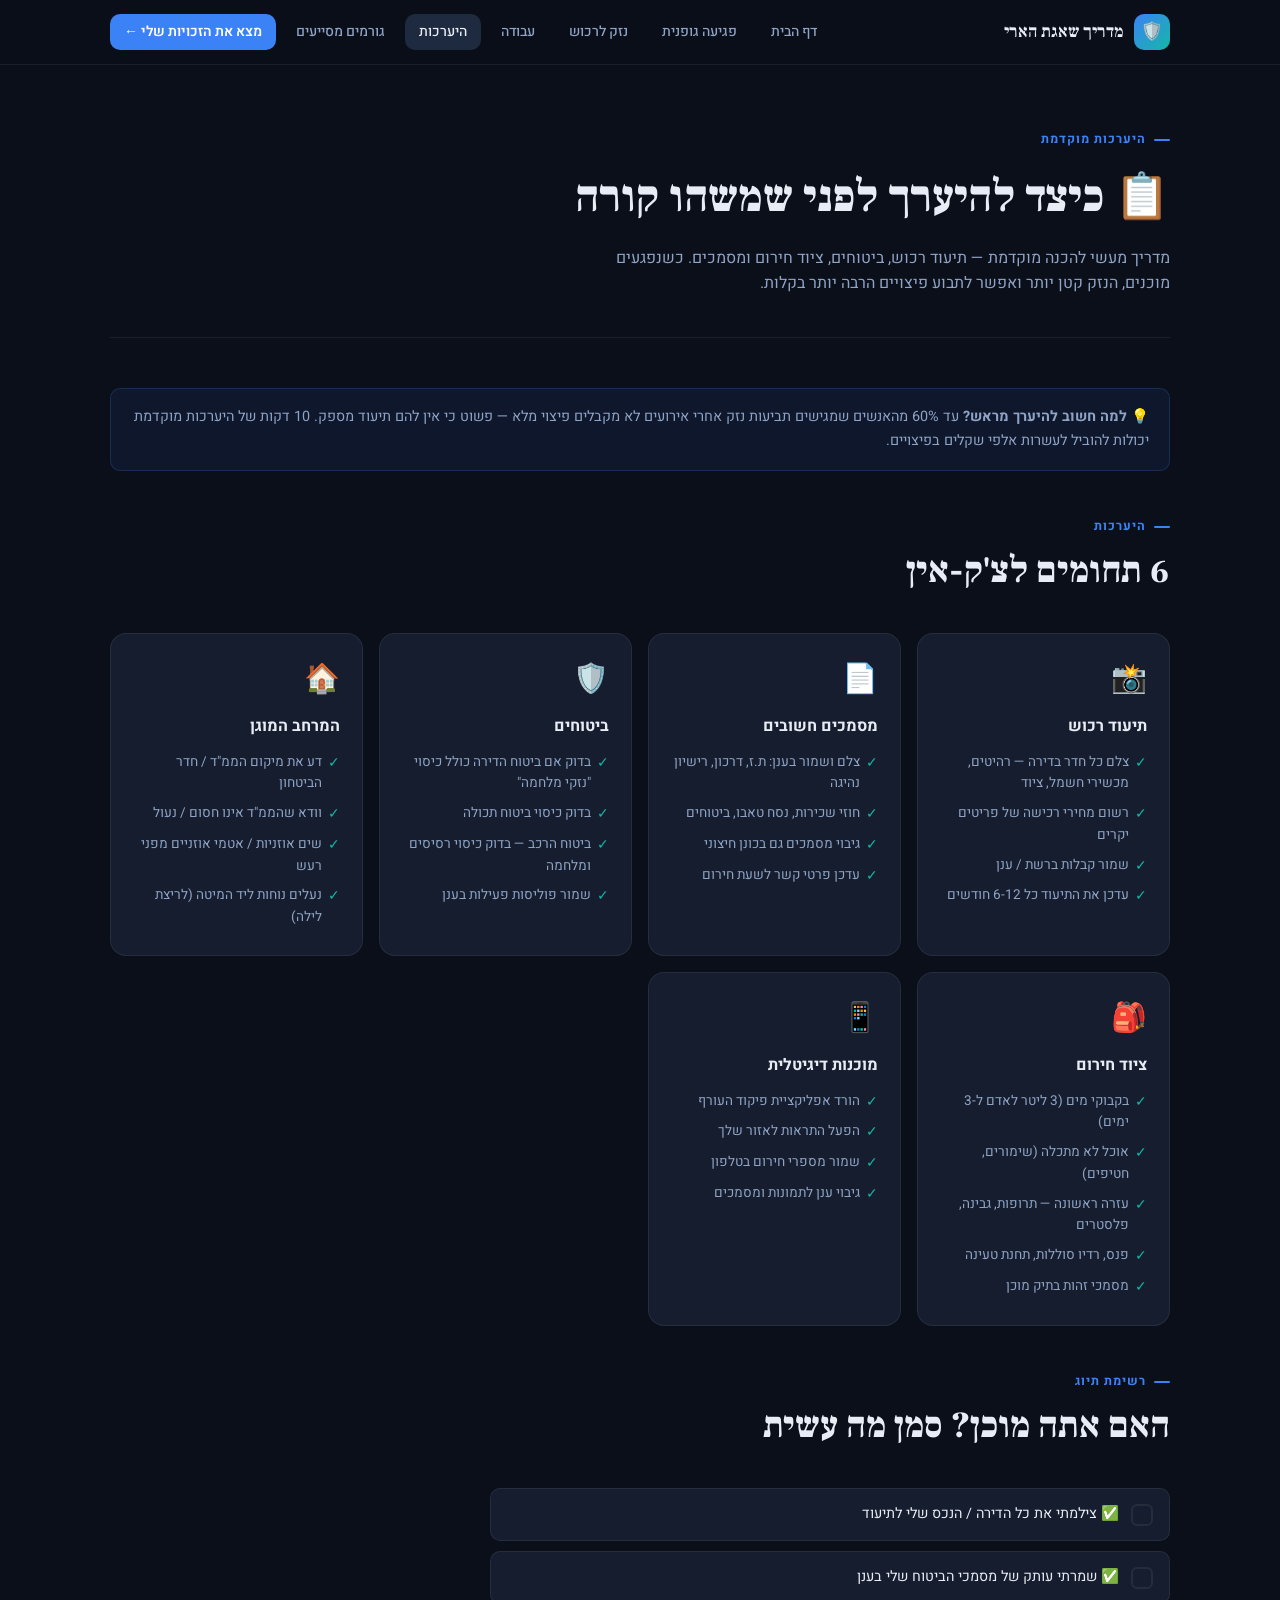
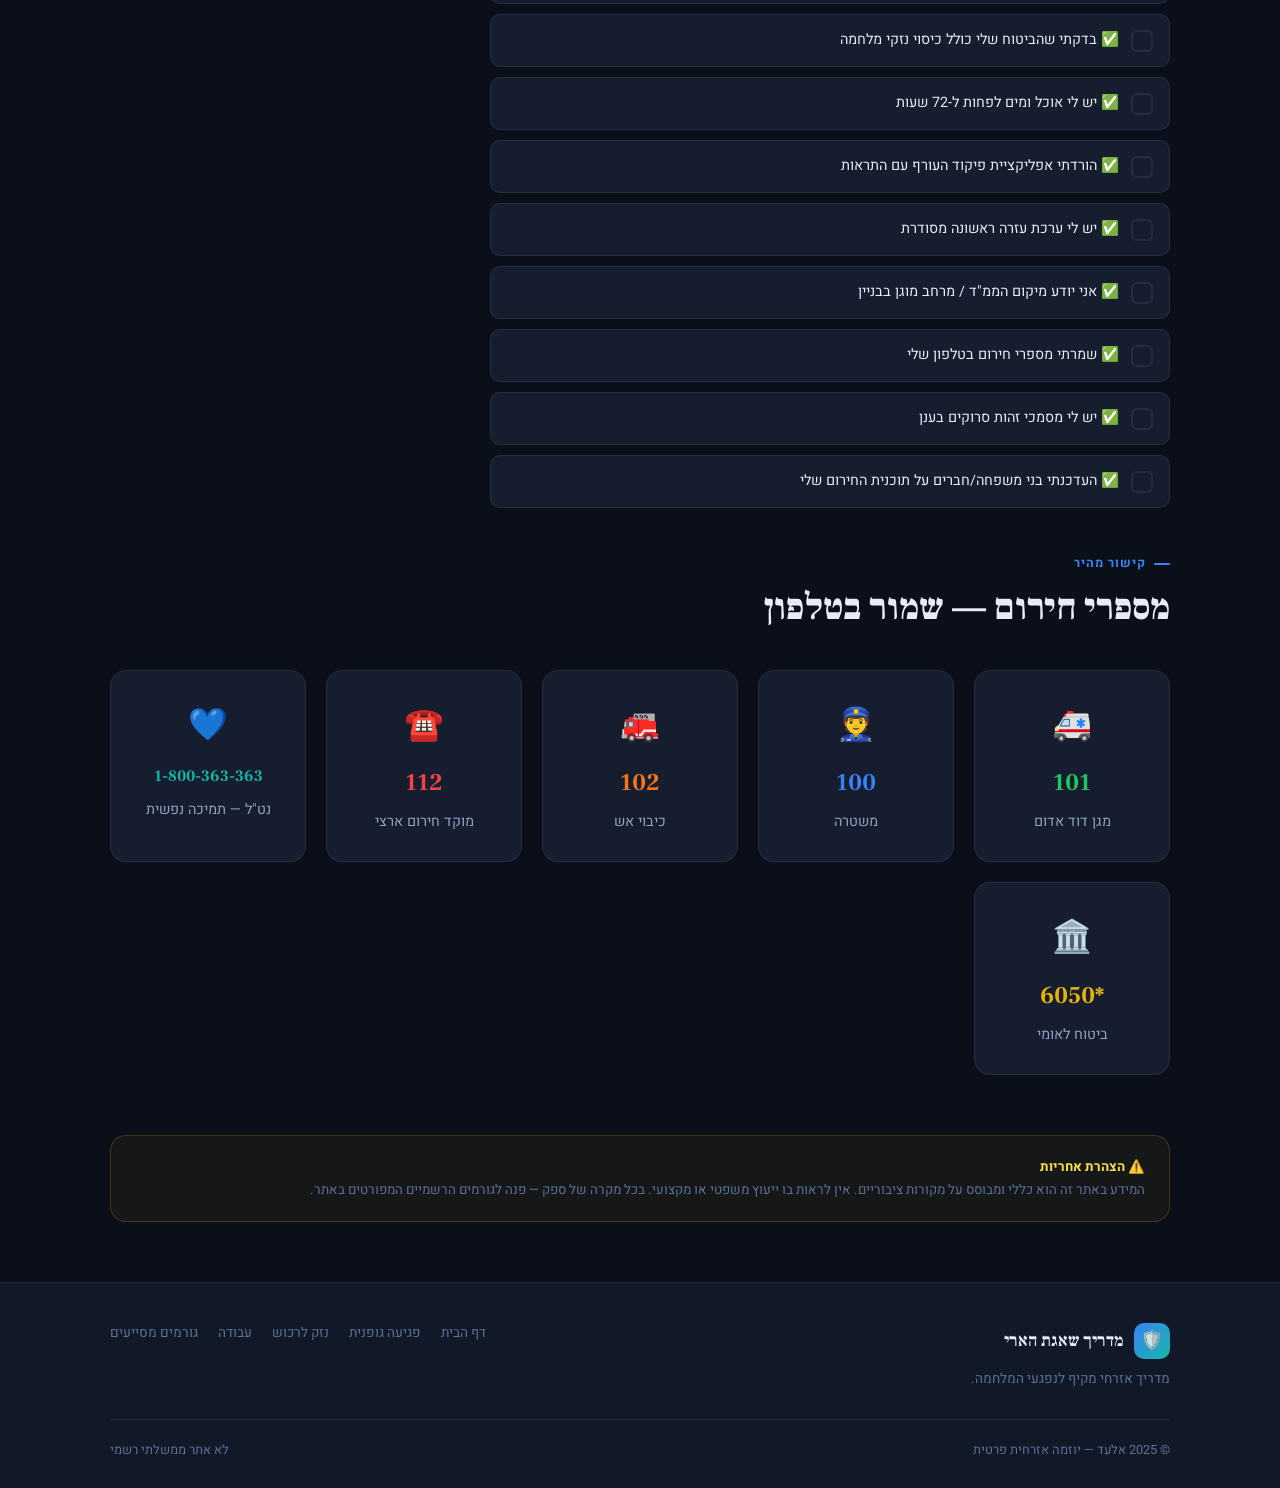
<file: pages/prepare.html>
<!DOCTYPE html>
<html lang="he" dir="rtl">
<head>
  <meta charset="UTF-8" />
  <meta name="viewport" content="width=device-width, initial-scale=1.0" />
  <title>היערכות מוקדמת — מדריך שאגת הארי</title>
  <style>
/* ===== FONTS ===== */
@import url('https://fonts.googleapis.com/css2?family=Heebo:wght@300;400;500;600;700;800;900&family=Frank+Ruhl+Libre:wght@400;500;700;900&display=swap');

/* ===== VARIABLES ===== */
:root {
  --bg: #0b0f1a;
  --bg2: #111827;
  --bg3: #1a2235;
  --card: #151d2e;
  --card2: #1e2a3f;
  --border: rgba(255,255,255,0.07);
  --text: #e8ecf4;
  --text2: #8fa3c4;
  --text3: #5a7299;
  --blue: #3b82f6;
  --blue2: #1d4ed8;
  --teal: #14b8a6;
  --red: #ef4444;
  --orange: #f97316;
  --green: #22c55e;
  --yellow: #eab308;
  --gold: #f59e0b;
  --radius: 16px;
  --radius-sm: 10px;
  --shadow: 0 4px 24px rgba(0,0,0,0.4);
  --shadow-lg: 0 8px 48px rgba(0,0,0,0.6);
  --transition: 0.25s cubic-bezier(.4,0,.2,1);
  --font-display: 'Frank Ruhl Libre', serif;
  --font-body: 'Heebo', sans-serif;
}

/* ===== RESET ===== */
*, *::before, *::after { box-sizing: border-box; margin: 0; padding: 0; }
html { font-size: 16px; scroll-behavior: smooth; }
body {
  background: var(--bg);
  color: var(--text);
  font-family: var(--font-body);
  direction: rtl;
  line-height: 1.6;
  overflow-x: hidden;
}
a { color: inherit; text-decoration: none; }
ul { list-style: none; }
button { cursor: pointer; border: none; background: none; font-family: inherit; }
img { max-width: 100%; display: block; }

/* ===== SCROLLBAR ===== */
::-webkit-scrollbar { width: 6px; }
::-webkit-scrollbar-track { background: var(--bg); }
::-webkit-scrollbar-thumb { background: var(--border); border-radius: 3px; }

/* ===== LAYOUT ===== */
.container { max-width: 1100px; margin: 0 auto; padding: 0 20px; }
.section { padding: 60px 0; }
.section-sm { padding: 40px 0; }

/* ===== HEADER / NAV ===== */
.header {
  position: fixed;
  top: 0; left: 0; right: 0;
  z-index: 1000;
  background: rgba(11,15,26,0.92);
  backdrop-filter: blur(20px);
  border-bottom: 1px solid var(--border);
  transition: var(--transition);
}
.header-inner {
  display: flex;
  align-items: center;
  justify-content: space-between;
  height: 64px;
  gap: 20px;
}
.logo {
  display: flex;
  align-items: center;
  gap: 10px;
  font-family: var(--font-display);
  font-weight: 700;
  font-size: 1.1rem;
  color: var(--text);
  white-space: nowrap;
}
.logo-icon {
  width: 36px; height: 36px;
  background: linear-gradient(135deg, var(--blue), var(--teal));
  border-radius: 10px;
  display: flex; align-items: center; justify-content: center;
  font-size: 1.1rem;
}
.nav { display: flex; gap: 6px; align-items: center; }
.nav a {
  padding: 7px 14px;
  border-radius: var(--radius-sm);
  font-size: 0.875rem;
  font-weight: 500;
  color: var(--text2);
  transition: var(--transition);
}
.nav a:hover, .nav a.active {
  background: var(--card2);
  color: var(--text);
}
.nav-cta {
  background: var(--blue) !important;
  color: white !important;
  font-weight: 600 !important;
}
.nav-cta:hover { background: var(--blue2) !important; }
.nav-mobile-toggle {
  display: none;
  padding: 8px;
  border-radius: 8px;
  color: var(--text);
  font-size: 1.3rem;
}

/* ===== PAGE WRAPPER ===== */
.page-content { padding-top: 64px; }

/* ===== HERO ===== */
.hero {
  min-height: 92vh;
  display: flex;
  align-items: center;
  position: relative;
  overflow: hidden;
  padding: 80px 0 60px;
}
.hero-bg {
  position: absolute;
  inset: 0;
  background:
    radial-gradient(ellipse 80% 60% at 50% 0%, rgba(59,130,246,0.12) 0%, transparent 60%),
    radial-gradient(ellipse 50% 40% at 0% 100%, rgba(20,184,166,0.08) 0%, transparent 50%);
}
.hero-grid-lines {
  position: absolute;
  inset: 0;
  background-image:
    linear-gradient(rgba(255,255,255,0.02) 1px, transparent 1px),
    linear-gradient(90deg, rgba(255,255,255,0.02) 1px, transparent 1px);
  background-size: 60px 60px;
  mask-image: radial-gradient(ellipse 80% 80% at 50% 50%, black 0%, transparent 100%);
}
.hero-content {
  position: relative;
  z-index: 2;
  max-width: 720px;
}
.hero-badge {
  display: inline-flex;
  align-items: center;
  gap: 8px;
  background: rgba(59,130,246,0.15);
  border: 1px solid rgba(59,130,246,0.3);
  border-radius: 100px;
  padding: 6px 16px;
  font-size: 0.8rem;
  font-weight: 600;
  color: #93c5fd;
  margin-bottom: 24px;
  letter-spacing: 0.02em;
}
.hero-badge-dot {
  width: 6px; height: 6px;
  background: var(--blue);
  border-radius: 50%;
  animation: pulse 2s infinite;
}
@keyframes pulse {
  0%, 100% { opacity: 1; transform: scale(1); }
  50% { opacity: 0.5; transform: scale(0.8); }
}
.hero h1 {
  font-family: var(--font-display);
  font-size: clamp(2.2rem, 5vw, 3.5rem);
  font-weight: 900;
  line-height: 1.15;
  margin-bottom: 20px;
  color: var(--text);
}
.hero h1 span {
  background: linear-gradient(135deg, var(--blue), var(--teal));
  -webkit-background-clip: text;
  -webkit-text-fill-color: transparent;
  background-clip: text;
}
.hero-desc {
  font-size: 1.1rem;
  color: var(--text2);
  margin-bottom: 40px;
  max-width: 560px;
  line-height: 1.7;
}
.hero-actions { display: flex; gap: 12px; flex-wrap: wrap; margin-bottom: 48px; }
.btn {
  display: inline-flex; align-items: center; gap: 8px;
  padding: 13px 24px;
  border-radius: var(--radius-sm);
  font-weight: 600;
  font-size: 0.95rem;
  transition: var(--transition);
  cursor: pointer;
}
.btn-primary {
  background: var(--blue);
  color: white;
  box-shadow: 0 0 20px rgba(59,130,246,0.3);
}
.btn-primary:hover { background: var(--blue2); transform: translateY(-2px); box-shadow: 0 0 30px rgba(59,130,246,0.5); }
.btn-secondary {
  background: var(--card2);
  color: var(--text);
  border: 1px solid var(--border);
}
.btn-secondary:hover { background: var(--bg3); transform: translateY(-2px); }
.btn-danger { background: var(--red); color: white; }
.btn-danger:hover { background: #dc2626; transform: translateY(-2px); }
.btn-sm { padding: 8px 16px; font-size: 0.85rem; }

/* Quick action grid in hero */
.quick-actions {
  display: grid;
  grid-template-columns: repeat(auto-fill, minmax(180px, 1fr));
  gap: 12px;
}
.quick-action-btn {
  background: var(--card);
  border: 1px solid var(--border);
  border-radius: var(--radius);
  padding: 18px 16px;
  text-align: center;
  color: var(--text);
  transition: var(--transition);
  cursor: pointer;
  display: flex;
  flex-direction: column;
  align-items: center;
  gap: 10px;
}
.quick-action-btn:hover {
  background: var(--card2);
  border-color: rgba(59,130,246,0.4);
  transform: translateY(-3px);
  box-shadow: var(--shadow);
}
.quick-action-icon {
  font-size: 2rem;
  width: 52px; height: 52px;
  background: var(--bg3);
  border-radius: 14px;
  display: flex; align-items: center; justify-content: center;
}
.quick-action-label {
  font-size: 0.875rem;
  font-weight: 600;
  line-height: 1.3;
}

/* ===== CARDS ===== */
.card {
  background: var(--card);
  border: 1px solid var(--border);
  border-radius: var(--radius);
  padding: 28px;
  transition: var(--transition);
}
.card:hover {
  border-color: rgba(59,130,246,0.25);
  background: var(--card2);
}
.card-icon {
  font-size: 2rem;
  margin-bottom: 14px;
}
.card h3 {
  font-family: var(--font-display);
  font-size: 1.2rem;
  font-weight: 700;
  margin-bottom: 8px;
  color: var(--text);
}
.card p {
  font-size: 0.9rem;
  color: var(--text2);
  line-height: 1.6;
}
.card-grid {
  display: grid;
  grid-template-columns: repeat(auto-fill, minmax(280px, 1fr));
  gap: 20px;
}
.card-grid-2 {
  display: grid;
  grid-template-columns: repeat(auto-fill, minmax(340px, 1fr));
  gap: 20px;
}

/* ===== SECTION HEADER ===== */
.section-header { margin-bottom: 40px; }
.section-tag {
  display: inline-flex;
  align-items: center;
  gap: 8px;
  font-size: 0.78rem;
  font-weight: 700;
  letter-spacing: 0.08em;
  text-transform: uppercase;
  color: var(--blue);
  margin-bottom: 12px;
}
.section-tag::before {
  content: '';
  display: block;
  width: 16px; height: 2px;
  background: var(--blue);
  border-radius: 2px;
}
.section-header h2 {
  font-family: var(--font-display);
  font-size: clamp(1.6rem, 3vw, 2.3rem);
  font-weight: 900;
  margin-bottom: 12px;
  line-height: 1.2;
}
.section-header p {
  color: var(--text2);
  font-size: 1rem;
  max-width: 560px;
}

/* ===== WIZARD ===== */
.wizard-wrap {
  background: var(--card);
  border: 1px solid var(--border);
  border-radius: 24px;
  overflow: hidden;
  box-shadow: var(--shadow-lg);
}
.wizard-header {
  background: linear-gradient(135deg, var(--blue2), var(--blue));
  padding: 28px 32px;
  display: flex;
  align-items: center;
  gap: 14px;
}
.wizard-header h3 {
  font-family: var(--font-display);
  font-size: 1.3rem;
  font-weight: 700;
  color: white;
}
.wizard-header p { font-size: 0.875rem; color: rgba(255,255,255,0.7); margin-top: 2px; }
.wizard-body { padding: 32px; }
.wizard-progress {
  height: 4px;
  background: var(--bg3);
  border-radius: 2px;
  margin-bottom: 28px;
}
.wizard-progress-bar {
  height: 100%;
  background: linear-gradient(90deg, var(--blue), var(--teal));
  border-radius: 2px;
  transition: width 0.5s cubic-bezier(.4,0,.2,1);
}
.wizard-question {
  font-family: var(--font-display);
  font-size: 1.15rem;
  font-weight: 700;
  margin-bottom: 20px;
  color: var(--text);
}
.wizard-options { display: flex; flex-direction: column; gap: 10px; }
.wizard-option {
  background: var(--bg3);
  border: 1.5px solid var(--border);
  border-radius: var(--radius-sm);
  padding: 14px 18px;
  display: flex;
  align-items: center;
  gap: 14px;
  cursor: pointer;
  transition: var(--transition);
  text-align: right;
  font-size: 0.95rem;
  font-weight: 500;
  color: var(--text);
}
.wizard-option:hover {
  background: var(--card2);
  border-color: var(--blue);
  transform: translateX(-4px);
}
.wizard-option-icon { font-size: 1.4rem; flex-shrink: 0; }
.wizard-back {
  margin-top: 20px;
  color: var(--text3);
  font-size: 0.85rem;
  display: flex;
  align-items: center;
  gap: 6px;
  background: none;
  border: none;
  cursor: pointer;
  transition: var(--transition);
}
.wizard-back:hover { color: var(--text2); }

/* Wizard result */
.wizard-result { animation: fadeInUp 0.4s ease; }
@keyframes fadeInUp {
  from { opacity: 0; transform: translateY(20px); }
  to { opacity: 1; transform: translateY(0); }
}
.result-header {
  display: flex; align-items: center; gap: 14px;
  margin-bottom: 24px;
}
.result-icon {
  font-size: 2.5rem;
  width: 64px; height: 64px;
  background: var(--bg3);
  border-radius: 18px;
  display: flex; align-items: center; justify-content: center;
  flex-shrink: 0;
}
.result-title { font-family: var(--font-display); font-size: 1.4rem; font-weight: 900; }
.result-subtitle { font-size: 0.9rem; color: var(--text2); margin-top: 4px; }
.step-list { display: flex; flex-direction: column; gap: 10px; margin: 20px 0; }
.step-item {
  display: flex; align-items: flex-start; gap: 14px;
  background: var(--bg3);
  border-radius: var(--radius-sm);
  padding: 14px 16px;
  border-right: 3px solid var(--blue);
}
.step-num {
  width: 26px; height: 26px; min-width: 26px;
  background: var(--blue);
  border-radius: 50%;
  display: flex; align-items: center; justify-content: center;
  font-size: 0.78rem;
  font-weight: 700;
  color: white;
}
.step-text { font-size: 0.9rem; line-height: 1.5; }
.step-text strong { color: var(--text); display: block; margin-bottom: 2px; }
.step-text span { color: var(--text2); }
.result-contacts { display: flex; gap: 10px; flex-wrap: wrap; margin-top: 20px; }
.contact-chip {
  display: inline-flex; align-items: center; gap: 6px;
  background: var(--bg3);
  border: 1px solid var(--border);
  border-radius: 100px;
  padding: 6px 14px;
  font-size: 0.82rem;
  font-weight: 600;
  color: var(--text2);
  transition: var(--transition);
}
.contact-chip:hover {
  background: var(--card2);
  color: var(--text);
  border-color: var(--blue);
}
.contact-chip .chip-phone { color: var(--blue); font-weight: 700; }

/* ===== ALERT BANNER ===== */
.alert-banner {
  background: linear-gradient(135deg, rgba(239,68,68,0.12), rgba(239,68,68,0.05));
  border: 1px solid rgba(239,68,68,0.3);
  border-radius: var(--radius);
  padding: 16px 24px;
  display: flex;
  align-items: center;
  gap: 16px;
  margin-bottom: 32px;
}
.alert-banner-icon { font-size: 1.5rem; flex-shrink: 0; }
.alert-banner-text { font-size: 0.9rem; color: var(--text2); }
.alert-banner-text strong { color: #fca5a5; display: block; margin-bottom: 2px; }
.emergency-numbers { display: flex; gap: 10px; flex-wrap: wrap; margin-top: 10px; }
.emergency-num {
  display: inline-flex; align-items: center; gap: 6px;
  background: rgba(239,68,68,0.15);
  border: 1px solid rgba(239,68,68,0.3);
  border-radius: 8px;
  padding: 5px 12px;
  font-size: 0.85rem;
  font-weight: 700;
  color: #fca5a5;
}

/* ===== CONTACTS GRID ===== */
.contacts-grid {
  display: grid;
  grid-template-columns: repeat(auto-fill, minmax(260px, 1fr));
  gap: 16px;
}
.contact-card {
  background: var(--card);
  border: 1px solid var(--border);
  border-radius: var(--radius);
  padding: 22px;
  transition: var(--transition);
  display: flex;
  flex-direction: column;
  gap: 10px;
}
.contact-card:hover {
  background: var(--card2);
  border-color: rgba(59,130,246,0.3);
  transform: translateY(-3px);
  box-shadow: var(--shadow);
}
.contact-card-header { display: flex; align-items: center; gap: 12px; }
.contact-card-icon {
  font-size: 1.3rem;
  width: 44px; height: 44px;
  background: var(--bg3);
  border-radius: 12px;
  display: flex; align-items: center; justify-content: center;
}
.contact-card-name { font-weight: 700; font-size: 0.95rem; }
.contact-card-desc { font-size: 0.82rem; color: var(--text2); line-height: 1.5; }
.contact-card-actions { display: flex; gap: 8px; margin-top: 4px; }
.contact-btn {
  display: inline-flex; align-items: center; gap: 5px;
  padding: 7px 13px;
  border-radius: 8px;
  font-size: 0.8rem;
  font-weight: 600;
  transition: var(--transition);
}
.contact-btn-call {
  background: rgba(34,197,94,0.15);
  color: #86efac;
  border: 1px solid rgba(34,197,94,0.2);
}
.contact-btn-call:hover { background: rgba(34,197,94,0.25); }
.contact-btn-web {
  background: var(--bg3);
  color: var(--text2);
  border: 1px solid var(--border);
}
.contact-btn-web:hover { background: var(--card2); color: var(--text); }
.contact-category-badge {
  display: inline-block;
  padding: 2px 10px;
  border-radius: 100px;
  font-size: 0.72rem;
  font-weight: 700;
  margin-top: 2px;
}
.cat-ממשלתי { background: rgba(59,130,246,0.15); color: #93c5fd; }
.cat-חירום { background: rgba(239,68,68,0.15); color: #fca5a5; }
.cat-תמיכה { background: rgba(20,184,166,0.15); color: #5eead4; }
.cat-משפטי { background: rgba(234,179,8,0.15); color: #fde047; }

/* ===== FILTER TABS ===== */
.filter-tabs { display: flex; gap: 8px; flex-wrap: wrap; margin-bottom: 24px; }
.filter-tab {
  padding: 8px 18px;
  border-radius: 100px;
  font-size: 0.85rem;
  font-weight: 600;
  background: var(--card);
  border: 1px solid var(--border);
  color: var(--text2);
  cursor: pointer;
  transition: var(--transition);
}
.filter-tab:hover, .filter-tab.active {
  background: var(--blue);
  color: white;
  border-color: var(--blue);
}

/* ===== FAQ ===== */
.faq-list { display: flex; flex-direction: column; gap: 8px; }
.faq-item {
  background: var(--card);
  border: 1px solid var(--border);
  border-radius: var(--radius-sm);
  overflow: hidden;
  transition: var(--transition);
}
.faq-item.open { border-color: rgba(59,130,246,0.3); }
.faq-question {
  padding: 18px 22px;
  display: flex;
  justify-content: space-between;
  align-items: center;
  cursor: pointer;
  font-weight: 600;
  font-size: 0.95rem;
  gap: 12px;
  transition: var(--transition);
}
.faq-question:hover { background: var(--card2); }
.faq-chevron {
  flex-shrink: 0;
  width: 24px; height: 24px;
  background: var(--bg3);
  border-radius: 6px;
  display: flex; align-items: center; justify-content: center;
  font-size: 0.7rem;
  color: var(--text3);
  transition: transform var(--transition);
}
.faq-item.open .faq-chevron { transform: rotate(180deg); color: var(--blue); background: rgba(59,130,246,0.15); }
.faq-answer {
  display: none;
  padding: 0 22px 18px;
  font-size: 0.9rem;
  color: var(--text2);
  line-height: 1.7;
  border-top: 1px solid var(--border);
  padding-top: 16px;
}
.faq-item.open .faq-answer { display: block; }

/* ===== CHECKLIST ===== */
.checklist { display: flex; flex-direction: column; gap: 10px; }
.checklist-item {
  display: flex; align-items: flex-start; gap: 12px;
  padding: 14px 16px;
  background: var(--card);
  border: 1px solid var(--border);
  border-radius: var(--radius-sm);
  cursor: pointer;
  transition: var(--transition);
}
.checklist-item.done { opacity: 0.5; }
.checklist-item.done .checklist-label { text-decoration: line-through; color: var(--text3); }
.checklist-box {
  width: 22px; height: 22px; min-width: 22px;
  border: 2px solid var(--border);
  border-radius: 6px;
  display: flex; align-items: center; justify-content: center;
  transition: var(--transition);
  margin-top: 1px;
}
.checklist-item.done .checklist-box {
  background: var(--green);
  border-color: var(--green);
}
.checklist-label { font-size: 0.9rem; line-height: 1.5; }

/* ===== TIMELINE ===== */
.timeline { position: relative; padding-right: 28px; }
.timeline::before {
  content: '';
  position: absolute;
  right: 9px; top: 0; bottom: 0;
  width: 2px;
  background: linear-gradient(to bottom, var(--blue), var(--teal), transparent);
}
.timeline-item {
  position: relative;
  padding-bottom: 28px;
}
.timeline-item::before {
  content: '';
  position: absolute;
  right: -28px;
  top: 4px;
  width: 12px; height: 12px;
  background: var(--blue);
  border-radius: 50%;
  border: 2px solid var(--bg);
}
.timeline-time {
  font-size: 0.78rem;
  font-weight: 700;
  color: var(--blue);
  letter-spacing: 0.04em;
  margin-bottom: 4px;
}
.timeline-title { font-weight: 700; margin-bottom: 4px; }
.timeline-desc { font-size: 0.88rem; color: var(--text2); line-height: 1.6; }

/* ===== SEARCH ===== */
.search-bar {
  position: relative;
  margin-bottom: 32px;
}
.search-input {
  width: 100%;
  background: var(--card);
  border: 1px solid var(--border);
  border-radius: var(--radius);
  padding: 14px 48px 14px 18px;
  font-family: var(--font-body);
  font-size: 0.95rem;
  color: var(--text);
  transition: var(--transition);
  direction: rtl;
}
.search-input:focus {
  outline: none;
  border-color: var(--blue);
  box-shadow: 0 0 0 3px rgba(59,130,246,0.1);
}
.search-input::placeholder { color: var(--text3); }
.search-icon {
  position: absolute;
  right: 16px; top: 50%;
  transform: translateY(-50%);
  color: var(--text3);
  pointer-events: none;
  font-size: 1.1rem;
}

/* ===== DISCLAIMER ===== */
.disclaimer {
  background: rgba(234,179,8,0.05);
  border: 1px solid rgba(234,179,8,0.2);
  border-radius: var(--radius);
  padding: 20px 24px;
  font-size: 0.83rem;
  color: var(--text3);
  line-height: 1.7;
}
.disclaimer strong { color: #fde047; }

/* ===== FOOTER ===== */
footer {
  background: var(--bg2);
  border-top: 1px solid var(--border);
  padding: 40px 0 28px;
  margin-top: 60px;
}
.footer-inner {
  display: grid;
  grid-template-columns: 1fr auto;
  gap: 40px;
  align-items: start;
  margin-bottom: 28px;
}
.footer-brand p {
  font-size: 0.85rem;
  color: var(--text3);
  margin-top: 10px;
  max-width: 340px;
  line-height: 1.6;
}
.footer-links { display: flex; gap: 20px; flex-wrap: wrap; }
.footer-links a {
  font-size: 0.85rem;
  color: var(--text3);
  transition: var(--transition);
}
.footer-links a:hover { color: var(--text2); }
.footer-bottom {
  border-top: 1px solid var(--border);
  padding-top: 20px;
  display: flex;
  justify-content: space-between;
  align-items: center;
  font-size: 0.8rem;
  color: var(--text3);
  flex-wrap: wrap;
  gap: 10px;
}

/* ===== PAGES ===== */
.page-hero {
  padding: 60px 0 40px;
  border-bottom: 1px solid var(--border);
  margin-bottom: 50px;
}
.page-hero h1 {
  font-family: var(--font-display);
  font-size: clamp(1.8rem, 4vw, 2.8rem);
  font-weight: 900;
  margin-bottom: 12px;
}
.page-hero p { color: var(--text2); max-width: 600px; }

/* Incident page */
.incident-page-wrap {
  display: grid;
  grid-template-columns: 280px 1fr;
  gap: 32px;
  align-items: start;
}
.incident-sidebar {
  background: var(--card);
  border: 1px solid var(--border);
  border-radius: var(--radius);
  padding: 20px;
  position: sticky;
  top: 84px;
}
.incident-sidebar h4 {
  font-size: 0.8rem;
  font-weight: 700;
  letter-spacing: 0.06em;
  text-transform: uppercase;
  color: var(--text3);
  margin-bottom: 14px;
}
.sidebar-nav-link {
  display: flex;
  align-items: center;
  gap: 10px;
  padding: 9px 12px;
  border-radius: 8px;
  font-size: 0.875rem;
  font-weight: 500;
  color: var(--text2);
  transition: var(--transition);
  margin-bottom: 2px;
}
.sidebar-nav-link:hover, .sidebar-nav-link.active {
  background: var(--bg3);
  color: var(--text);
}
.sidebar-nav-link.active { border-right: 3px solid var(--blue); }

/* Content blocks */
.content-section { margin-bottom: 40px; }
.content-section h3 {
  font-family: var(--font-display);
  font-size: 1.25rem;
  font-weight: 800;
  margin-bottom: 16px;
  color: var(--text);
  display: flex;
  align-items: center;
  gap: 10px;
}
.info-box {
  background: rgba(59,130,246,0.08);
  border: 1px solid rgba(59,130,246,0.2);
  border-radius: var(--radius-sm);
  padding: 16px 20px;
  font-size: 0.9rem;
  color: var(--text2);
  line-height: 1.7;
  margin-bottom: 16px;
}
.info-box.warning {
  background: rgba(249,115,22,0.08);
  border-color: rgba(249,115,22,0.25);
}
.info-box.danger {
  background: rgba(239,68,68,0.08);
  border-color: rgba(239,68,68,0.25);
}
.info-box.success {
  background: rgba(34,197,94,0.08);
  border-color: rgba(34,197,94,0.25);
}

/* ===== PREP PAGE GRID ===== */
.prep-grid {
  display: grid;
  grid-template-columns: repeat(auto-fill, minmax(240px, 1fr));
  gap: 16px;
}
.prep-card {
  background: var(--card);
  border: 1px solid var(--border);
  border-radius: var(--radius);
  padding: 22px;
  transition: var(--transition);
}
.prep-card:hover {
  background: var(--card2);
  border-color: rgba(20,184,166,0.3);
  transform: translateY(-3px);
}
.prep-card-icon {
  font-size: 1.8rem;
  margin-bottom: 12px;
  display: block;
}
.prep-card h4 { font-weight: 700; margin-bottom: 8px; }
.prep-card ul { list-style: none; }
.prep-card ul li {
  font-size: 0.85rem;
  color: var(--text2);
  padding: 4px 0;
  display: flex;
  align-items: flex-start;
  gap: 6px;
}
.prep-card ul li::before { content: '✓'; color: var(--teal); flex-shrink: 0; margin-top: 1px; }

/* ===== STATS BAR ===== */
.stats-bar {
  display: grid;
  grid-template-columns: repeat(auto-fit, minmax(160px, 1fr));
  gap: 1px;
  background: var(--border);
  border: 1px solid var(--border);
  border-radius: var(--radius);
  overflow: hidden;
  margin-bottom: 48px;
}
.stat-item {
  background: var(--card);
  padding: 22px;
  text-align: center;
}
.stat-num {
  font-family: var(--font-display);
  font-size: 2rem;
  font-weight: 900;
  color: var(--text);
  display: block;
}
.stat-label { font-size: 0.8rem; color: var(--text3); margin-top: 4px; }

/* ===== MOBILE MENU ===== */
.mobile-nav {
  display: none;
  position: fixed;
  inset: 0;
  z-index: 999;
  background: rgba(11,15,26,0.97);
  backdrop-filter: blur(20px);
  flex-direction: column;
  align-items: center;
  justify-content: center;
  gap: 12px;
}
.mobile-nav.open { display: flex; }
.mobile-nav a {
  font-family: var(--font-display);
  font-size: 1.5rem;
  font-weight: 700;
  color: var(--text2);
  transition: var(--transition);
}
.mobile-nav a:hover { color: var(--text); }
.mobile-nav-close {
  position: absolute;
  top: 20px; left: 20px;
  font-size: 1.4rem;
  color: var(--text3);
  cursor: pointer;
}

/* ===== ANIMATIONS ===== */
.fade-in {
  opacity: 0;
  transform: translateY(20px);
  animation: fadeInUp 0.5s ease forwards;
}
.fade-in-delay-1 { animation-delay: 0.1s; }
.fade-in-delay-2 { animation-delay: 0.2s; }
.fade-in-delay-3 { animation-delay: 0.3s; }

/* ===== UTILITIES ===== */
.text-center { text-align: center; }
.mb-8 { margin-bottom: 8px; }
.mb-16 { margin-bottom: 16px; }
.mb-24 { margin-bottom: 24px; }
.mb-32 { margin-bottom: 32px; }
.mt-20 { margin-top: 20px; }
.hidden { display: none !important; }

/* ===== RESPONSIVE ===== */
@media (max-width: 900px) {
  .incident-page-wrap { grid-template-columns: 1fr; }
  .incident-sidebar { position: static; }
}
@media (max-width: 768px) {
  .nav { display: none; }
  .nav-mobile-toggle { display: block; }
  .hero { padding-top: 40px; }
  .hero h1 { font-size: 2rem; }
  .footer-inner { grid-template-columns: 1fr; }
  .stats-bar { grid-template-columns: repeat(2, 1fr); }
  .quick-actions { grid-template-columns: repeat(2, 1fr); }
}
@media (max-width: 480px) {
  .container { padding: 0 16px; }
  .card { padding: 20px; }
  .wizard-body { padding: 20px; }
  .quick-actions { grid-template-columns: repeat(2, 1fr); }
  .stats-bar { grid-template-columns: repeat(2, 1fr); }
  .hero-actions { flex-direction: column; }
  .hero-actions .btn { justify-content: center; }
}

/* ===== PRINT STYLES ===== */
@media print {
  .header, footer, .wizard-wrap, .hero-bg, .hero-grid-lines { display: none !important; }
  body { background: white; color: black; }
  .card, .checklist-item { background: #f5f5f5; border: 1px solid #ddd; }
}

</style>
  <link rel="icon" href="data:image/svg+xml,<svg xmlns='http://www.w3.org/2000/svg' viewBox='0 0 100 100'><text y='.9em' font-size='90'>🛡️</text></svg>" />
</head>
<body>

<header class="header">
  <div class="container">
    <div class="header-inner">
      <a href="../index.html" class="logo">
        <div class="logo-icon">🛡️</div>
        מדריך שאגת הארי
      </a>
      <nav class="nav">
        <a href="../index.html">דף הבית</a>
        <a href="injury.html">פגיעה גופנית</a>
        <a href="property.html">נזק לרכוש</a>
        <a href="work.html">עבודה</a>
        <a href="prepare.html" class="active">היערכות</a>
        <a href="contacts.html">גורמים מסייעים</a>
        <a href="../index.html#wizard" class="nav-cta btn">מצא את הזכויות שלי ←</a>
      </nav>
      <button class="nav-mobile-toggle">☰</button>
    </div>
  </div>
</header>

<div class="mobile-nav" id="mobile-nav">
  <span class="mobile-nav-close">✕</span>
  <a href="../index.html">דף הבית</a>
  <a href="injury.html">פגיעה גופנית</a>
  <a href="property.html">נזק לרכוש</a>
  <a href="work.html">עבודה</a>
  <a href="prepare.html">היערכות</a>
  <a href="contacts.html">גורמים מסייעים</a>
</div>

<div class="page-content">
  <div class="container">
    <div class="page-hero">
      <div class="section-tag">היערכות מוקדמת</div>
      <h1>📋 כיצד להיערך לפני שמשהו קורה</h1>
      <p>מדריך מעשי להכנה מוקדמת — תיעוד רכוש, ביטוחים, ציוד חירום ומסמכים. כשנפגעים מוכנים, הנזק קטן יותר ואפשר לתבוע פיצויים הרבה יותר בקלות.</p>
    </div>

    <div class="info-box" style="margin-bottom:40px">
      💡 <strong>למה חשוב להיערך מראש?</strong> עד 60% מהאנשים שמגישים תביעות נזק אחרי אירועים לא מקבלים פיצוי מלא — פשוט כי אין להם תיעוד מספק. 10 דקות של היערכות מוקדמת יכולות להוביל לעשרות אלפי שקלים בפיצויים.
    </div>

    <!-- PREP CARDS -->
    <section class="section-sm" style="padding-top:0">
      <div class="section-header">
        <div class="section-tag">היערכות</div>
        <h2>6 תחומים לצ'ק-אין</h2>
      </div>
      <div class="prep-grid">
        <div class="prep-card">
          <span class="prep-card-icon">📸</span>
          <h4>תיעוד רכוש</h4>
          <ul>
            <li>צלם כל חדר בדירה — רהיטים, מכשירי חשמל, ציוד</li>
            <li>רשום מחירי רכישה של פריטים יקרים</li>
            <li>שמור קבלות ברשת / ענן</li>
            <li>עדכן את התיעוד כל 6-12 חודשים</li>
          </ul>
        </div>
        <div class="prep-card">
          <span class="prep-card-icon">📄</span>
          <h4>מסמכים חשובים</h4>
          <ul>
            <li>צלם ושמור בענן: ת.ז, דרכון, רישיון נהיגה</li>
            <li>חוזי שכירות, נסח טאבו, ביטוחים</li>
            <li>גיבוי מסמכים גם בכונן חיצוני</li>
            <li>עדכן פרטי קשר לשעת חירום</li>
          </ul>
        </div>
        <div class="prep-card">
          <span class="prep-card-icon">🛡️</span>
          <h4>ביטוחים</h4>
          <ul>
            <li>בדוק אם ביטוח הדירה כולל כיסוי "נזקי מלחמה"</li>
            <li>בדוק כיסוי ביטוח תכולה</li>
            <li>ביטוח הרכב — בדוק כיסוי רסיסים ומלחמה</li>
            <li>שמור פוליסות פעילות בענן</li>
          </ul>
        </div>
        <div class="prep-card">
          <span class="prep-card-icon">🏠</span>
          <h4>המרחב המוגן</h4>
          <ul>
            <li>דע את מיקום הממ"ד / חדר הביטחון</li>
            <li>וודא שהממ"ד אינו חסום / נעול</li>
            <li>שים אוזניות / אטמי אוזניים מפני רעש</li>
            <li>נעלים נוחות ליד המיטה (לריצת לילה)</li>
          </ul>
        </div>
        <div class="prep-card">
          <span class="prep-card-icon">🎒</span>
          <h4>ציוד חירום</h4>
          <ul>
            <li>בקבוקי מים (3 ליטר לאדם ל-3 ימים)</li>
            <li>אוכל לא מתכלה (שימורים, חטיפים)</li>
            <li>עזרה ראשונה — תרופות, גבינה, פלסטרים</li>
            <li>פנס, רדיו סוללות, תחנת טעינה</li>
            <li>מסמכי זהות בתיק מוכן</li>
          </ul>
        </div>
        <div class="prep-card">
          <span class="prep-card-icon">📱</span>
          <h4>מוכנות דיגיטלית</h4>
          <ul>
            <li>הורד אפליקציית פיקוד העורף</li>
            <li>הפעל התראות לאזור שלך</li>
            <li>שמור מספרי חירום בטלפון</li>
            <li>גיבוי ענן לתמונות ומסמכים</li>
          </ul>
        </div>
      </div>
    </section>

    <!-- CHECKLIST -->
    <section class="section-sm" style="padding-top:0">
      <div class="section-header">
        <div class="section-tag">רשימת תיוג</div>
        <h2>האם אתה מוכן? סמן מה עשית</h2>
      </div>
      <div style="max-width:680px">
        <div class="checklist">
          <div class="checklist-item" data-key="pre1">
            <div class="checklist-box"></div>
            <span class="checklist-label">✅ צילמתי את כל הדירה / הנכס שלי לתיעוד</span>
          </div>
          <div class="checklist-item" data-key="pre2">
            <div class="checklist-box"></div>
            <span class="checklist-label">✅ שמרתי עותק של מסמכי הביטוח שלי בענן</span>
          </div>
          <div class="checklist-item" data-key="pre3">
            <div class="checklist-box"></div>
            <span class="checklist-label">✅ בדקתי שהביטוח שלי כולל כיסוי נזקי מלחמה</span>
          </div>
          <div class="checklist-item" data-key="pre4">
            <div class="checklist-box"></div>
            <span class="checklist-label">✅ יש לי אוכל ומים לפחות ל-72 שעות</span>
          </div>
          <div class="checklist-item" data-key="pre5">
            <div class="checklist-box"></div>
            <span class="checklist-label">✅ הורדתי אפליקציית פיקוד העורף עם התראות</span>
          </div>
          <div class="checklist-item" data-key="pre6">
            <div class="checklist-box"></div>
            <span class="checklist-label">✅ יש לי ערכת עזרה ראשונה מסודרת</span>
          </div>
          <div class="checklist-item" data-key="pre7">
            <div class="checklist-box"></div>
            <span class="checklist-label">✅ אני יודע מיקום הממ"ד / מרחב מוגן בבניין</span>
          </div>
          <div class="checklist-item" data-key="pre8">
            <div class="checklist-box"></div>
            <span class="checklist-label">✅ שמרתי מספרי חירום בטלפון שלי</span>
          </div>
          <div class="checklist-item" data-key="pre9">
            <div class="checklist-box"></div>
            <span class="checklist-label">✅ יש לי מסמכי זהות סרוקים בענן</span>
          </div>
          <div class="checklist-item" data-key="pre10">
            <div class="checklist-box"></div>
            <span class="checklist-label">✅ העדכנתי בני משפחה/חברים על תוכנית החירום שלי</span>
          </div>
        </div>
      </div>
    </section>

    <!-- EMERGENCY NUMBERS QUICK REF -->
    <section class="section-sm" style="padding-top:0">
      <div class="section-header">
        <div class="section-tag">קישור מהיר</div>
        <h2>מספרי חירום — שמור בטלפון</h2>
      </div>
      <div class="card-grid" style="grid-template-columns: repeat(auto-fill, minmax(180px, 1fr))">
        <a href="tel:101" class="card" style="text-decoration:none; text-align:center">
          <div class="card-icon">🚑</div>
          <h3 style="font-size:1.5rem; color:var(--green)">101</h3>
          <p>מגן דוד אדום</p>
        </a>
        <a href="tel:100" class="card" style="text-decoration:none; text-align:center">
          <div class="card-icon">👮</div>
          <h3 style="font-size:1.5rem; color:var(--blue)">100</h3>
          <p>משטרה</p>
        </a>
        <a href="tel:102" class="card" style="text-decoration:none; text-align:center">
          <div class="card-icon">🚒</div>
          <h3 style="font-size:1.5rem; color:var(--orange)">102</h3>
          <p>כיבוי אש</p>
        </a>
        <a href="tel:112" class="card" style="text-decoration:none; text-align:center">
          <div class="card-icon">☎️</div>
          <h3 style="font-size:1.5rem; color:var(--red)">112</h3>
          <p>מוקד חירום ארצי</p>
        </a>
        <a href="tel:1-800-363-363" class="card" style="text-decoration:none; text-align:center">
          <div class="card-icon">💙</div>
          <h3 style="font-size:1rem; color:var(--teal)">1-800-363-363</h3>
          <p>נט"ל — תמיכה נפשית</p>
        </a>
        <a href="tel:*6050" class="card" style="text-decoration:none; text-align:center">
          <div class="card-icon">🏛️</div>
          <h3 style="font-size:1.5rem; color:var(--yellow)">*6050</h3>
          <p>ביטוח לאומי</p>
        </a>
      </div>
    </section>

    <div class="disclaimer" style="margin-top:20px">
      <strong>⚠️ הצהרת אחריות</strong><br />
      המידע באתר זה הוא כללי ומבוסס על מקורות ציבוריים. אין לראות בו ייעוץ משפטי או מקצועי. בכל מקרה של ספק — פנה לגורמים הרשמיים המפורטים באתר.
    </div>
  </div>
</div>

<footer>
  <div class="container">
    <div class="footer-inner">
      <div class="footer-brand">
        <div class="logo"><div class="logo-icon">🛡️</div> מדריך שאגת הארי</div>
        <p>מדריך אזרחי מקיף לנפגעי המלחמה.</p>
      </div>
      <div class="footer-links">
        <a href="../index.html">דף הבית</a>
        <a href="injury.html">פגיעה גופנית</a>
        <a href="property.html">נזק לרכוש</a>
        <a href="work.html">עבודה</a>
        <a href="contacts.html">גורמים מסייעים</a>
      </div>
    </div>
    <div class="footer-bottom">
      <span>© 2025 אלעד — יוזמה אזרחית פרטית</span>
      <span>לא אתר ממשלתי רשמי</span>
    </div>
  </div>
</footer>

<script>
// ===== WIZARD TREE =====
const WIZARD_TREE = {
  start: {
    question: "מה קרה לך?",
    options: [
      { text: "נפגעתי פיזית", icon: "🤕", next: "injury_type" },
      { text: "הבית / הנכס שלי ניזוק", icon: "🏠", next: "property_type" },
      { text: "הרכב שלי ניזוק", icon: "🚗", next: "vehicle" },
      { text: "יש לי בעיות בעבודה", icon: "💼", next: "work_type" },
      { text: "עסק שלי נפגע", icon: "🏪", next: "business" },
      { text: "נזק נפשי / חרדה", icon: "🧠", next: "result_mental" },
      { text: "פונתי מהדירה", icon: "🚪", next: "result_evac" },
      { text: "דירה חדשה מקבלן", icon: "🏗️", next: "result_contractor" }
    ]
  },
  injury_type: {
    question: "מה סוג הפגיעה?",
    options: [
      { text: "נפצעתי מרסיסים / פגז", icon: "💥", next: "result_injury_shrapnel" },
      { text: "נפגעתי בריצה למרחב מוגן", icon: "🏃", next: "result_injury_shelter" },
      { text: "גל הדף / לחץ", icon: "💨", next: "result_injury_blast" },
      { text: "חרדה חריפה / התקף פאניקה", icon: "😰", next: "result_mental" }
    ]
  },
  property_type: {
    question: "מה נפגע?",
    options: [
      { text: "פגיעה ישירה / שריפה", icon: "🔥", next: "result_property_direct" },
      { text: "נזק מגל הדף (שמשות, קירות)", icon: "🪟", next: "result_property_blast" },
      { text: "דירה שכורה", icon: "🏢", next: "result_property_rented" },
      { text: "ציוד אישי בדירה", icon: "📦", next: "result_property_contents" }
    ]
  },
  vehicle: {
    question: "מה קרה לרכב?",
    options: [
      { text: "נפגע / נשרף / רסיסים", icon: "🔥", next: "result_vehicle_damaged" },
      { text: "תאונה בגלל ריצה למרחב מוגן", icon: "💥", next: "result_vehicle_accident" }
    ]
  },
  work_type: {
    question: "מה הבעיה בעבודה?",
    options: [
      { text: "לא יכול להגיע לעבודה", icon: "🚫", next: "result_work_absence" },
      { text: "פוטרתי / חל\"ת בגלל המלחמה", icon: "📋", next: "result_work_fired" },
      { text: "המעסיק לא משלם", icon: "💰", next: "result_work_unpaid" }
    ]
  },
  business: {
    question: "מה קרה לעסק?",
    options: [
      { text: "נזק פיזי לעסק", icon: "🔥", next: "result_business_damage" },
      { text: "הפסדי הכנסה", icon: "📉", next: "result_business_income" }
    ]
  }
};

const WIZARD_RESULTS = {
  result_injury_shrapnel: {
    icon: "🚨", title: "פגיעת רסיסים / פגז",
    subtitle: "זכאי לפיצויים מלאים מביטוח לאומי כנפגע פעולת איבה",
    steps: [
      { title: "פנה לחדר מיון מיד", desc: "בקש שיירשם 'פגיעת פעולת איבה'. שמור את כל המסמכים הרפואיים." },
      { title: "הגש תביעה לביטוח לאומי", desc: "תביעה כ'נפגע פעולות איבה'. יש לך 12 חודשים. ניתן אונליין בbtl.gov.il." },
      { title: "תעד את הפציעה", desc: "צלם, שמור חשבוניות, רשום בדיוק מה קרה, מתי ואיפה." },
      { title: "שקול עו\"ד נזקי גוף", desc: "בפגיעות קשות — עו\"ד עובד על אחוז מהפיצוי בלבד." }
    ],
    contacts: [{ name: "ביטוח לאומי", phone: "*6050" }, { name: "מד\"א", phone: "101" }],
    links: [{ label: "ביטוח לאומי", url: "https://www.btl.gov.il" }]
  },
  result_injury_shelter: {
    icon: "🏃", title: "פגיעה בריצה למרחב מוגן",
    subtitle: "ייתכן ותוכר כנפגע פעולת איבה — אל תוותר מראש",
    steps: [
      { title: "קבל תיעוד רפואי מפורט", desc: "ציין שהפגיעה אירעה בריצה לממ\"ד בעקבות אזעקה מאושרת." },
      { title: "אסוף עדים", desc: "שם וטלפון של עדים — מחזק משמעותית את התביעה." },
      { title: "הגש לביטוח לאומי ואל תוותר", desc: "גם אם נדחית — יש זכות ערעור. פנה לסיוע משפטי." }
    ],
    contacts: [{ name: "ביטוח לאומי", phone: "*6050" }, { name: "סיוע משפטי", phone: "*8916" }],
    links: [{ label: "ביטוח לאומי", url: "https://www.btl.gov.il" }]
  },
  result_injury_blast: {
    icon: "💨", title: "פגיעה מגל הדף",
    subtitle: "נזקים שאינם נראים לעין — חובה לבדוק",
    steps: [
      { title: "בדיקת שמיעה + נוירולוגית מיד", desc: "נזקים מתגלים רק לאחר ימים — בדוק מוקדם." },
      { title: "תעד מיקומך בזמן הפיצוץ", desc: "כתובת מדויקת, שעה, מרחק — כל הפרטים נחוצים לתביעה." },
      { title: "הגש לביטוח לאומי כנפגע פעולת איבה", desc: "גל הדף ממקור מלחמתי מוכר ישירות." }
    ],
    contacts: [{ name: "ביטוח לאומי", phone: "*6050" }, { name: "מד\"א", phone: "101" }],
    links: [{ label: "ביטוח לאומי", url: "https://www.btl.gov.il" }]
  },
  result_mental: {
    icon: "💙", title: "פגיעה נפשית / חרדה",
    subtitle: "אתה לא לבד — יש מקצוענים שמחכים לעזור",
    steps: [
      { title: "צור קשר עם נט\"ל עכשיו", desc: "קו חירום: 1-800-363-363. חינמי, אנונימי, 24/7." },
      { title: "פנה לרופא המשפחה", desc: "בקש הפניה לפסיכולוג / פסיכיאטר — כלול בסל הבריאות." },
      { title: "תעד כל פנייה ואבחון", desc: "סיכומי ביקורים — יהיו נחוצים לתביעת נכות עתידית." }
    ],
    contacts: [{ name: "נט\"ל", phone: "1-800-363-363" }, { name: "סה\"ר", phone: "1201" }],
    links: [{ label: "אתר נט\"ל", url: "https://www.natal.org.il" }]
  },
  result_property_direct: {
    icon: "🏚️", title: "פגיעה ישירה בנכס",
    subtitle: "פנה מיד לקרן פיצויים מס רכוש — 3 חודשים להגשה",
    steps: [
      { title: "אל תיכנס לפני אישור בטיחות", desc: "בקש בדיקת מבנה מהרשות המקומית לפני כניסה." },
      { title: "תעד הכל לפני כל תיקון", desc: "צלם מכל זווית. חותמת תאריך. שמור בענן." },
      { title: "הגש תביעה לקרן פיצויים מס רכוש", desc: "דרך taxes.gov.il. תוך 3 חודשים מיום הנזק." },
      { title: "הזמן שמאי רכוש", desc: "שמאי מטעמך מוודא שאתה מקבל פיצוי מלא." }
    ],
    contacts: [{ name: "קרן פיצויים", phone: "1222" }, { name: "רשות המסים", phone: "*4954" }],
    links: [{ label: "רשות המסים", url: "https://www.taxes.gov.il" }]
  },
  result_property_blast: {
    icon: "🪟", title: "נזק מגל הדף",
    subtitle: "שמשות, קירות, דלתות — הכל ניתן לתביעה",
    steps: [
      { title: "תעד לפני כל תיקון", desc: "צלם כל נזק לפני שמישהו נוגע." },
      { title: "פנה לביטוח הדירה", desc: "בדוק אם הפוליסה כוללת כיסוי נזקי מלחמה." },
      { title: "הגש גם לקרן פיצויים", desc: "גם אם הביטוח שילם — ניתן לתבוע את ההפרש. תוך 3 חודשים." }
    ],
    contacts: [{ name: "קרן פיצויים", phone: "1222" }],
    links: [{ label: "רשות המסים", url: "https://www.taxes.gov.il" }]
  },
  result_property_rented: {
    icon: "🏢", title: "דירה שכורה שניזוקה",
    subtitle: "בעל הנכס על המבנה — אתה על הרכוש האישי",
    steps: [
      { title: "הודע לבעל הדירה בכתב מיידית", desc: "ווטסאפ עם תמונות מספיק — שמור עותק." },
      { title: "תבע על רכושך האישי בנפרד", desc: "הגש לקרן פיצויים בנפרד מבעל הדירה." },
      { title: "בקש הפחתה בשכירות", desc: "אם הדירה אינה ראויה למגורים — בקש הפחתה בכתב." }
    ],
    contacts: [{ name: "קרן פיצויים", phone: "1222" }, { name: "סיוע משפטי", phone: "*8916" }],
    links: []
  },
  result_property_contents: {
    icon: "📦", title: "נזק לרכוש אישי",
    subtitle: "ניתן לתבוע על ציוד אישי שניזוק",
    steps: [
      { title: "ערוך רשימת נזקים מפורטת", desc: "שם פריט + שווי (חפש מחיר אונליין). כמה שיותר פרטים." },
      { title: "אל תזרוק פריטים ניזוקים", desc: "שמאי צריך לראות את הנזק — שמור הכל עד שמאות." },
      { title: "פנה לביטוח תכולה — ואם אין: לקרן פיצויים", desc: "ביטוח תכולה מכסה רכוש אישי. אם לא קיים — קרן פיצויים." }
    ],
    contacts: [{ name: "קרן פיצויים", phone: "1222" }],
    links: []
  },
  result_vehicle_damaged: {
    icon: "🚗", title: "רכב ניזוק / נשרף",
    subtitle: "ביטוח + קרן פיצויים — אפשר לתבוע גם וגם",
    steps: [
      { title: "צלם לפני גרירה", desc: "תמונות נזק, לוחית רישוי, הסביבה. חותמת תאריך." },
      { title: "פנה לחברת הביטוח", desc: "בדוק אם הפוליסה כוללת כיסוי נזקי מלחמה / רסיסים." },
      { title: "הגש לקרן פיצויים בנוסף", desc: "גם אם הביטוח כיסה חלק — ניתן לתבוע ההפרש. תוך 3 חודשים." }
    ],
    contacts: [{ name: "קרן פיצויים", phone: "1222" }, { name: "רשות המסים", phone: "*4954" }],
    links: [{ label: "רשות המסים", url: "https://www.taxes.gov.il" }]
  },
  result_vehicle_accident: {
    icon: "💥", title: "תאונה בגלל אזעקה",
    subtitle: "דווח למשטרה עם ציון הסיבה",
    steps: [
      { title: "הגש דו\"ח תאונה במשטרה", desc: "ציין שהאזעקה גרמה לתאונה — משפיע על כיסוי הביטוח." },
      { title: "פנה לחברת הביטוח", desc: "תאונות מריצה לממ\"ד עשויות להיות מוכרות בתנאים מסוימים." }
    ],
    contacts: [{ name: "משטרה", phone: "100" }, { name: "ביטוח לאומי", phone: "*6050" }],
    links: []
  },
  result_work_absence: {
    icon: "🏢", title: "לא יכול להגיע לעבודה",
    subtitle: "יש הגנות חוקיות בזמן חירום לאומי",
    steps: [
      { title: "עדכן את המעסיק בכתב מיידית", desc: "ציין סיבה מדויקת. שמור עותק." },
      { title: "בדוק אם אזורך מוכרז כמוגבל", desc: "אזור מוכרז → זכאות לדמי אבטלה גם ללא פיטורים." },
      { title: "פנה לביטוח לאומי לבדיקת זכאות", desc: "דמי אבטלה, חל\"ת, תשלום מיוחד — בדוק מה מגיע." }
    ],
    contacts: [{ name: "משרד העבודה", phone: "*3456" }, { name: "ביטוח לאומי", phone: "*6050" }],
    links: [{ label: "ביטוח לאומי", url: "https://www.btl.gov.il" }]
  },
  result_work_fired: {
    icon: "📋", title: "פיטורים / חל\"ת",
    subtitle: "לא כל פיטורים בזמן מלחמה הם חוקיים",
    steps: [
      { title: "בקש הודעת פיטורים בכתב", desc: "ללא הודעה כתובה — קשה מאוד לתבוע." },
      { title: "הגש לדמי אבטלה תוך 30 ימים", desc: "כל יום שעובר מקטין את הזכאות. הגש מיידית." },
      { title: "בדוק חל\"ת — מרצון או כפוי?", desc: "חל\"ת כפוי = זכאי לדמי אבטלה. הבדל קריטי." }
    ],
    contacts: [{ name: "ביטוח לאומי", phone: "*6050" }, { name: "סיוע משפטי", phone: "*8916" }],
    links: [{ label: "ביטוח לאומי", url: "https://www.btl.gov.il" }]
  },
  result_work_unpaid: {
    icon: "💰", title: "מעסיק לא משלם שכר",
    subtitle: "הפרת חוק — יש מנגנון אכיפה",
    steps: [
      { title: "שלח מכתב דרישה בכתב", desc: "פרט כמה חייבים לך ועבור איזה תקופה. שמור עותק." },
      { title: "הגש תלונה למשרד העבודה", desc: "יכולים לחקור ולהטיל קנסות על המעסיק." },
      { title: "הגש תביעה לבית הדין לעבודה", desc: "ניתן ללא עו\"ד. מהיר יחסית." }
    ],
    contacts: [{ name: "משרד העבודה", phone: "*3456" }, { name: "סיוע משפטי", phone: "*8916" }],
    links: []
  },
  result_business_damage: {
    icon: "🏪", title: "נזק פיזי לעסק",
    subtitle: "קרן פיצויים + דחיית תשלומים ממשלתיים",
    steps: [
      { title: "תעד נזקים לפני תיקון", desc: "צלם הכל. רשום רשימת ציוד שניזוק עם שווי משוערך." },
      { title: "פנה לרשות המסים לפיצוי עסקי", desc: "דרך taxes.gov.il — יש תכנית פיצויים לעסקים." },
      { title: "בקש דחיית תשלומים", desc: "ניתן לבקש דחיית מע\"מ, מס הכנסה וביטוח לאומי." }
    ],
    contacts: [{ name: "רשות המסים", phone: "*4954" }],
    links: [{ label: "רשות המסים", url: "https://www.taxes.gov.il" }]
  },
  result_business_income: {
    icon: "📉", title: "הפסדי הכנסה לעסק",
    subtitle: "פיצויים על הפסד הכנסה דרך רשות המסים",
    steps: [
      { title: "תעד הפסדי הכנסה", desc: "שמור נתוני חשבונאות: השוואה חודש-על-חודש מהשנה הקודמת." },
      { title: "פנה לרשות המסים לפיצוי", desc: "יש תכנית פיצויים על הפסד הכנסה לעסקים שנפגעו." },
      { title: "בדוק הלוואות מסובסדות", desc: "בנק ישראל ומשרד האוצר מפעילים קווי אשראי מוזלים בחירום." }
    ],
    contacts: [{ name: "רשות המסים", phone: "*4954" }],
    links: [{ label: "רשות המסים", url: "https://www.taxes.gov.il" }]
  },
  result_evac: {
    icon: "🚪", title: "פינוי מהדירה",
    subtitle: "יש לך זכות לדיור חלופי ממומן",
    steps: [
      { title: "קבל צו פינוי כתוב מהרשות המקומית", desc: "זה המסמך הבסיסי לכל תביעה על דיור חלופי." },
      { title: "פנה למחלקת הרווחה של העירייה", desc: "מסייעים במציאת דיור זמני, מלונות ותמיכה כספית." },
      { title: "שמור כל קבלה על הוצאות פינוי", desc: "שכירות, מלון, הובלה, אחסון — הכל ניתן לפיצוי." },
      { title: "פנה לקרן פיצויים לכיסוי הוצאות", desc: "קרן פיצויים מס רכוש מכסה גם הוצאות דיור חלופי." }
    ],
    contacts: [{ name: "קרן פיצויים", phone: "1222" }, { name: "עיריית רמת גן", phone: "03-6752222" }],
    links: [{ label: "עיריית רמת גן", url: "https://www.ramat-gan.muni.il" }, { label: "רשות המסים", url: "https://www.taxes.gov.il" }]
  },
  result_contractor: {
    icon: "🏗️", title: "דירה חדשה מקבלן",
    subtitle: "הפרד בין נזק מלחמה לליקויי קבלן",
    steps: [
      { title: "הפרד נזק מלחמה מליקויי בנייה", desc: "נזק מהמלחמה → קרן פיצויים. ליקויים קיימים → אחריות הקבלן." },
      { title: "שלח הודעה כתובה לקבלן", desc: "דואר רשום / מייל. שומר על זכויותיך תחת חוק המכר." },
      { title: "הגש לקרן פיצויים על נזקי מלחמה", desc: "בנפרד לחלוטין מהתביעה נגד הקבלן. תוך 3 חודשים." },
      { title: "שכור שמאי + עו\"ד נדל\"ן", desc: "שמאי שמכיר בנייה ונזקי מלחמה ישפר את הפיצוי." }
    ],
    contacts: [{ name: "קרן פיצויים", phone: "1222" }, { name: "סיוע משפטי", phone: "*8916" }],
    links: [{ label: "רשות המסים", url: "https://www.taxes.gov.il" }]
  }
};

// ===== WIZARD ENGINE =====
let wizardState = { current: "start", history: [] };

function initWizard() {
  if (!document.getElementById("wizard-content")) return;
  renderWizardStep("start");
}

function renderWizardStep(stepKey) {
  const el = document.getElementById("wizard-content");
  const step = WIZARD_TREE[stepKey];
  if (!step || !el) return;
  const bar = document.getElementById("wizard-progress-bar");
  if (bar) bar.style.width = Math.min((wizardState.history.length / 3) * 90 + 5, 90) + "%";
  if (step.result) { renderWizardResult(step.result); return; }
  let html = `<div class="wizard-question">${step.question}</div><div class="wizard-options">`;
  step.options.forEach(opt => {
    html += `<button class="wizard-option" onclick="window.wizardChoose('${opt.next}')"><span class="wizard-option-icon">${opt.icon}</span><span>${opt.text}</span></button>`;
  });
  html += `</div>`;
  if (wizardState.history.length > 0) html += `<button class="wizard-back" onclick="window.wizardBack()">← חזור לשאלה הקודמת</button>`;
  el.innerHTML = html;
}

function renderWizardResult(resultKey) {
  const el = document.getElementById("wizard-content");
  const bar = document.getElementById("wizard-progress-bar");
  if (bar) bar.style.width = "100%";
  const r = WIZARD_RESULTS[resultKey];
  if (!r || !el) return;
  const stepsHtml = r.steps.map((s, i) => `<div class="step-item"><div class="step-num">${i+1}</div><div class="step-text"><strong>${s.title}</strong><span>${s.desc}</span></div></div>`).join("");
  const contactsHtml = r.contacts.map(c => `<a href="tel:${c.phone}" class="contact-chip">📞 ${c.name} <span class="chip-phone">${c.phone}</span></a>`).join("");
  const linksHtml = (r.links && r.links.length) ? `<div style="display:flex;gap:8px;flex-wrap:wrap;margin-top:10px">${r.links.map(l=>`<a href="${l.url}" target="_blank" class="contact-chip" style="color:var(--blue)">🌐 ${l.label}</a>`).join("")}</div>` : "";
  el.innerHTML = `<div class="wizard-result"><div class="result-header"><div class="result-icon">${r.icon}</div><div><div class="result-title">${r.title}</div><div class="result-subtitle">${r.subtitle}</div></div></div><div class="step-list">${stepsHtml}</div><div class="result-contacts">${contactsHtml}</div>${linksHtml}<button class="wizard-back" onclick="window.wizardReset()" style="margin-top:16px">↺ התחל מחדש</button></div>`;
}

function wizardChoose(next) {
  wizardState.history.push(wizardState.current);
  wizardState.current = next;
  const step = WIZARD_TREE[next];
  if (step && step.result) renderWizardResult(step.result);
  else renderWizardStep(next);
}
function wizardBack() {
  if (!wizardState.history.length) return;
  wizardState.current = wizardState.history.pop();
  renderWizardStep(wizardState.current);
}
function wizardReset() {
  wizardState = { current: "start", history: [] };
  const bar = document.getElementById("wizard-progress-bar");
  if (bar) bar.style.width = "5%";
  renderWizardStep("start");
}

window.wizardChoose = wizardChoose;
window.wizardBack = wizardBack;
window.wizardReset = wizardReset;

// ===== FAQ =====
function initFAQ() {
  document.querySelectorAll(".faq-item").forEach(item => {
    const q = item.querySelector(".faq-question");
    if (!q) return;
    q.addEventListener("click", () => {
      const open = item.classList.contains("open");
      document.querySelectorAll(".faq-item").forEach(i => i.classList.remove("open"));
      if (!open) item.classList.add("open");
    });
  });
}

// ===== CHECKLIST =====
function initChecklists() {
  document.querySelectorAll(".checklist-item").forEach(item => {
    const key = "check_" + item.dataset.key;
    try { if (localStorage.getItem(key) === "1") { item.classList.add("done"); const b = item.querySelector(".checklist-box"); if (b) b.textContent = "✓"; } } catch(e) {}
    item.addEventListener("click", () => {
      const done = item.classList.toggle("done");
      const b = item.querySelector(".checklist-box");
      if (b) b.textContent = done ? "✓" : "";
      try { localStorage.setItem(key, done ? "1" : "0"); } catch(e) {}
    });
  });
}

// ===== SEARCH =====
function initSearch() {
  const input = document.getElementById("search-input");
  if (!input) return;
  input.addEventListener("input", e => {
    const q = e.target.value.trim().toLowerCase();
    document.querySelectorAll("[data-searchable]").forEach(card => {
      card.style.display = (!q || card.textContent.toLowerCase().includes(q)) ? "" : "none";
    });
  });
}

// ===== FILTER TABS =====
function initFilterTabs(contacts) {
  document.querySelectorAll(".filter-tab").forEach(tab => {
    tab.addEventListener("click", () => {
      document.querySelectorAll(".filter-tab").forEach(t => t.classList.remove("active"));
      tab.classList.add("active");
      if (contacts) renderContacts(contacts, tab.dataset.filter);
    });
  });
}

// ===== CONTACTS =====
function renderContacts(contacts, filter) {
  const grid = document.getElementById("contacts-grid");
  if (!grid) return;
  const filtered = filter === "כל" ? contacts : contacts.filter(c => c.category === filter);
  grid.innerHTML = filtered.map(c => `
    <div class="contact-card" data-searchable>
      <div class="contact-card-header">
        <div class="contact-card-icon">${c.icon}</div>
        <div><div class="contact-card-name">${c.name}</div><span class="contact-category-badge cat-${c.category}">${c.category}</span></div>
      </div>
      <div class="contact-card-desc">${c.description}</div>
      <div class="contact-card-actions">
        <a href="tel:${c.phone}" class="contact-btn contact-btn-call">📞 ${c.phone}</a>
        ${c.website ? `<a href="${c.website}" target="_blank" class="contact-btn contact-btn-web">🌐 אתר</a>` : ""}
      </div>
    </div>`).join("");
}

async function loadContacts() {
  const grid = document.getElementById("contacts-grid");
  if (!grid) return;
  try {
    const isSubPage = window.location.pathname.includes("/pages/");
    const base = isSubPage ? "../" : "./";
    const res = await fetch(base + "data/resources.json");
    const data = await res.json();
    renderContacts(data.contacts, "כל");
    initFilterTabs(data.contacts);
  } catch(e) { initFilterTabs(null); }
}

// ===== MOBILE MENU =====
function initMobileMenu() {
  const toggle = document.querySelector(".nav-mobile-toggle");
  const menu = document.getElementById("mobile-nav");
  const close = document.querySelector(".mobile-nav-close");
  if (toggle && menu) toggle.addEventListener("click", () => menu.classList.add("open"));
  if (close && menu) close.addEventListener("click", () => menu.classList.remove("open"));
  document.querySelectorAll(".mobile-nav a").forEach(a => a.addEventListener("click", () => menu && menu.classList.remove("open")));
}

// ===== HEADER SCROLL =====
function initHeaderScroll() {
  const header = document.querySelector(".header");
  if (!header) return;
  window.addEventListener("scroll", () => {
    header.style.borderBottomColor = window.scrollY > 10 ? "rgba(255,255,255,0.1)" : "rgba(255,255,255,0.07)";
  });
}

function scrollToSection(id) {
  const el = document.getElementById(id);
  if (el) el.scrollIntoView({ behavior: "smooth", block: "start" });
}
window.scrollToSection = scrollToSection;

// ===== INIT =====
document.addEventListener("DOMContentLoaded", () => {
  initWizard();
  loadContacts();
  initFAQ();
  initChecklists();
  initSearch();
  initMobileMenu();
  initHeaderScroll();
});

</script>
</body>
</html>
</file>
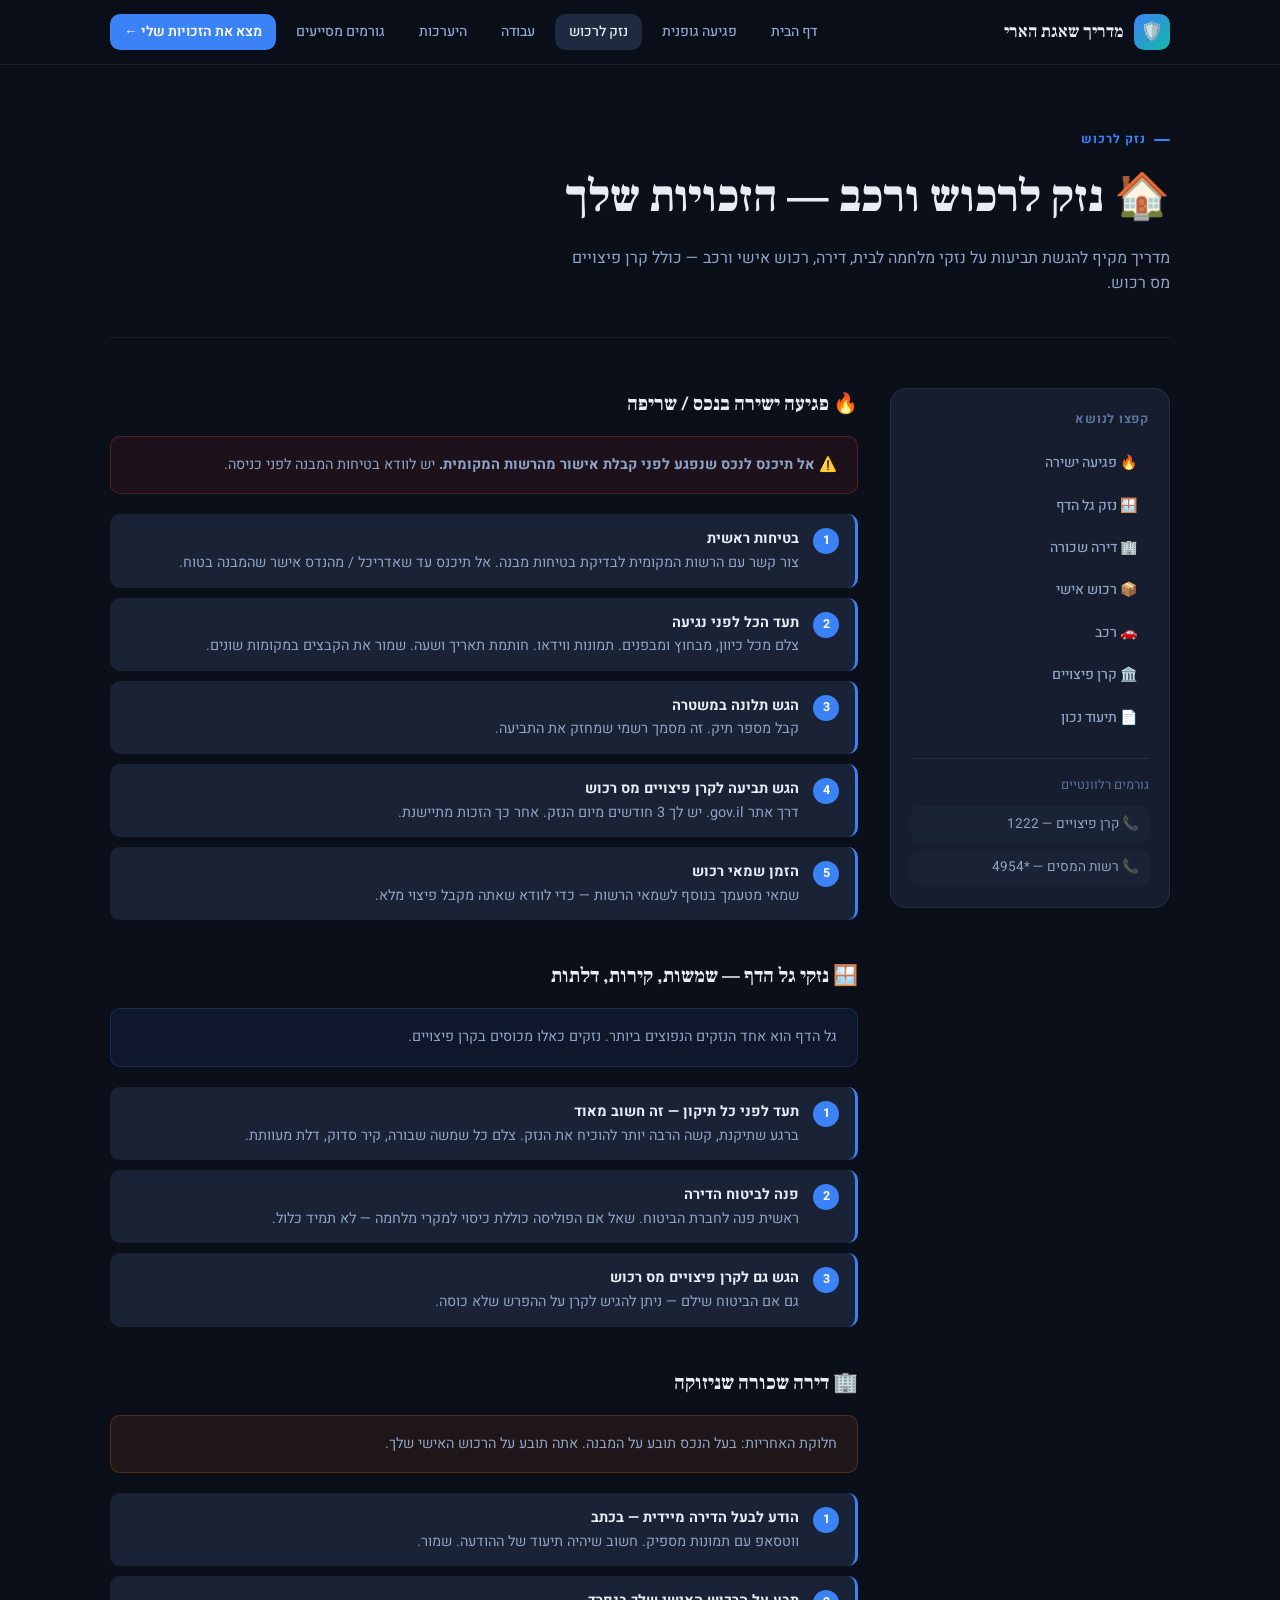
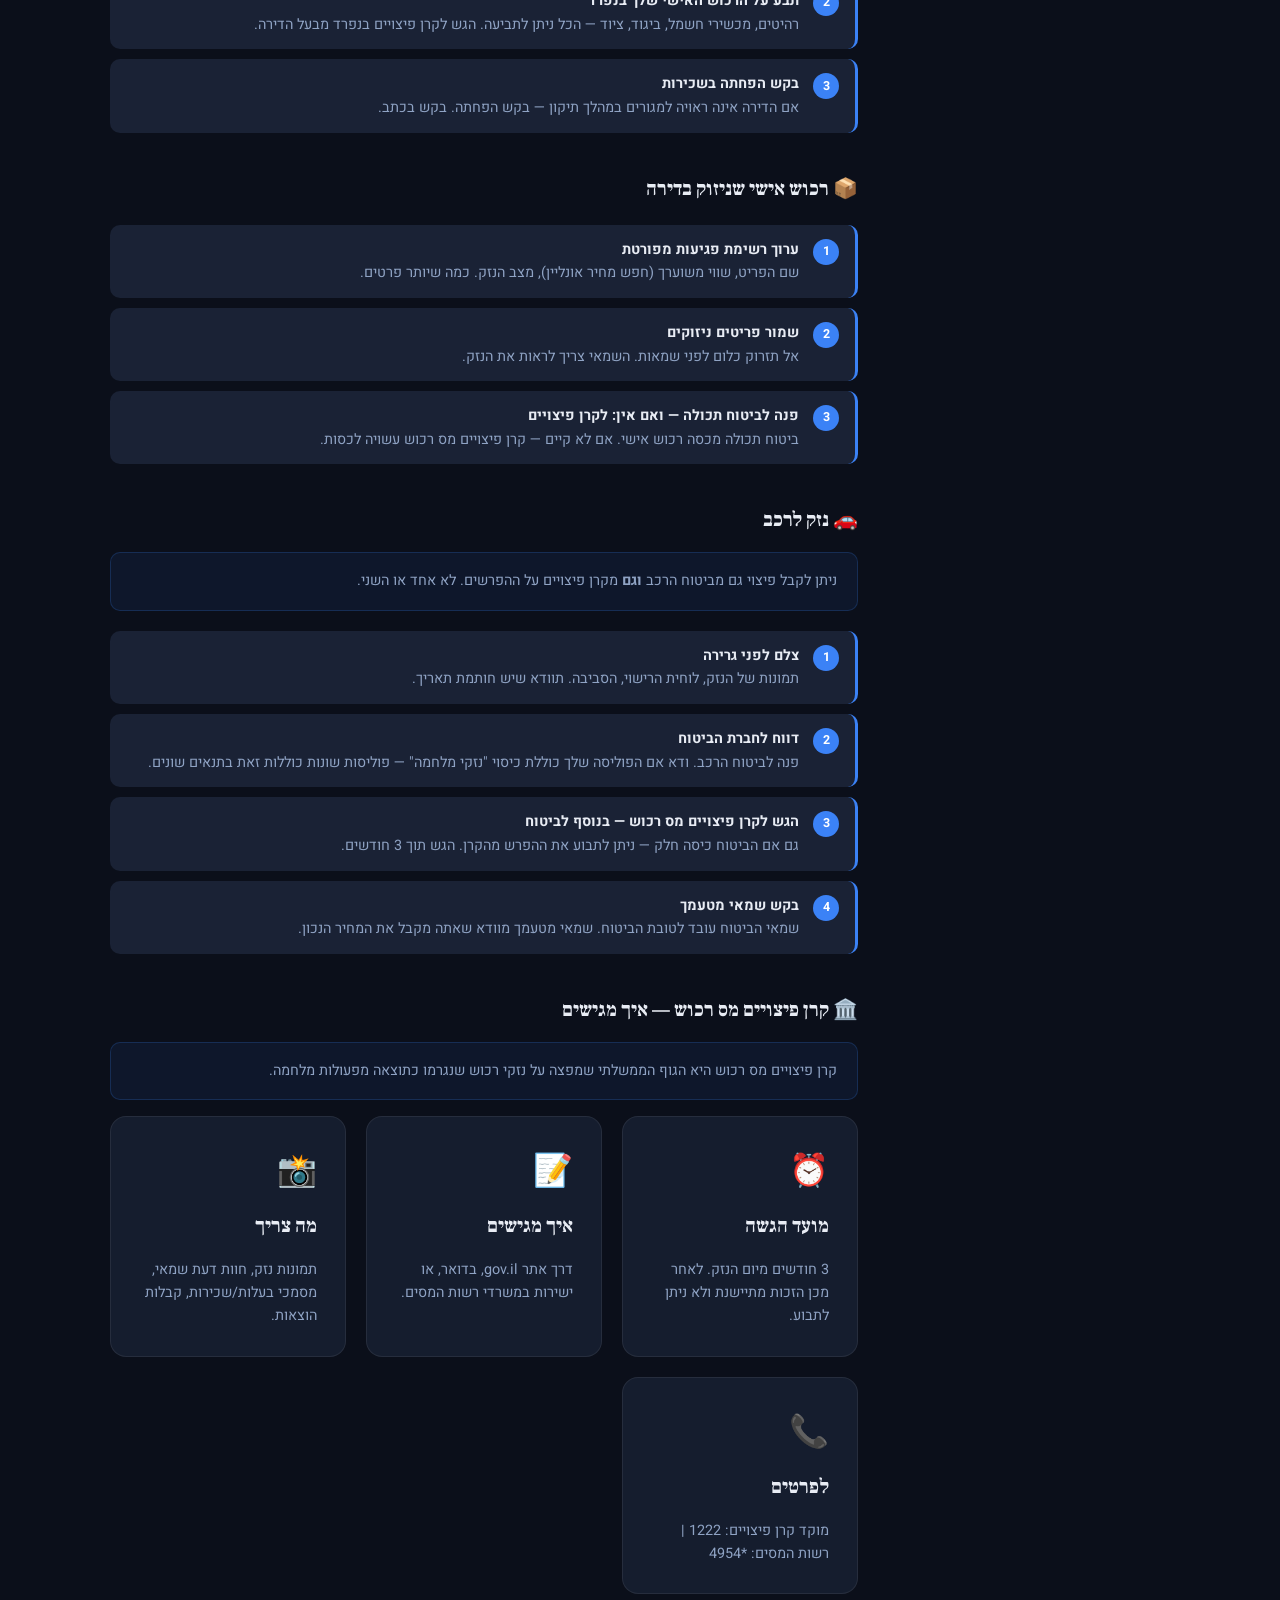
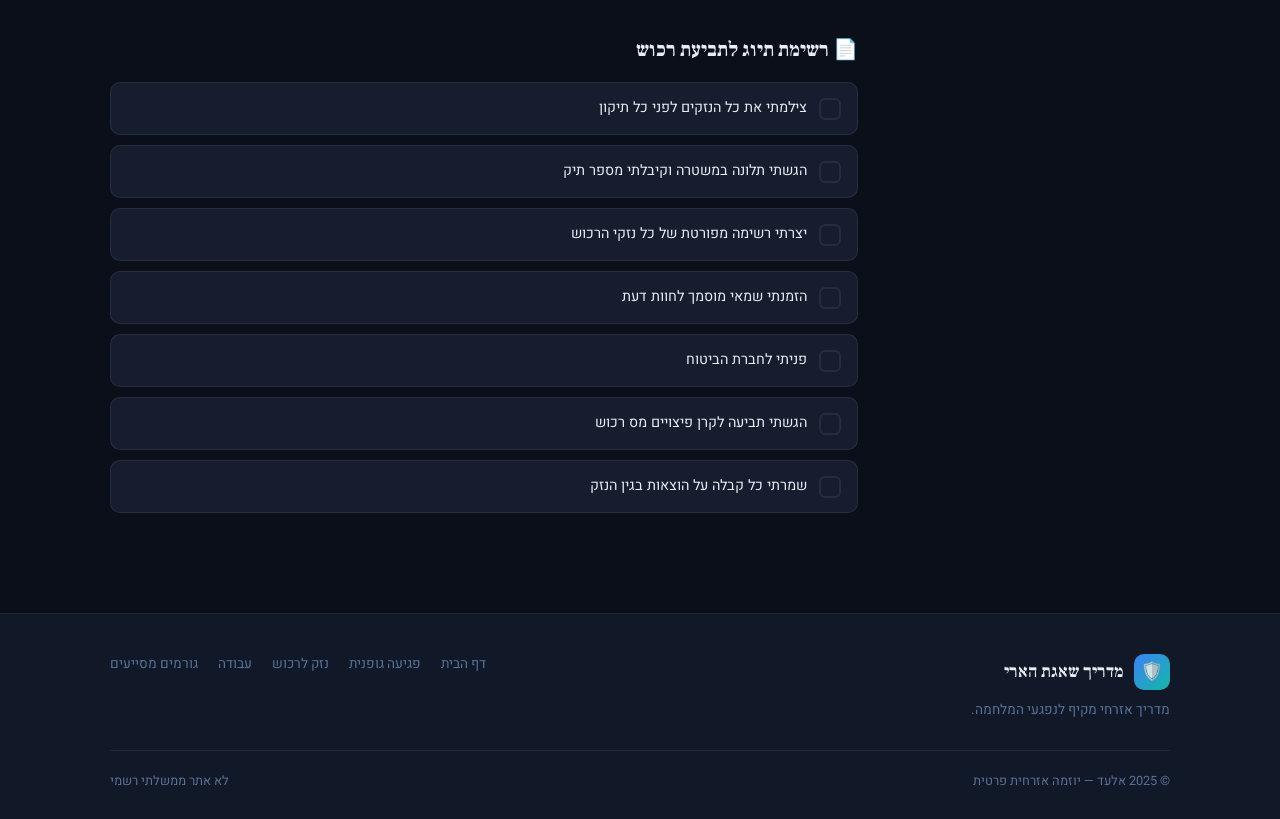
<file: pages/property.html>
<!DOCTYPE html>
<html lang="he" dir="rtl">
<head>
  <meta charset="UTF-8" />
  <meta name="viewport" content="width=device-width, initial-scale=1.0" />
  <title>נזק לרכוש ורכב — מדריך שאגת הארי</title>
  <style>
/* ===== FONTS ===== */
@import url('https://fonts.googleapis.com/css2?family=Heebo:wght@300;400;500;600;700;800;900&family=Frank+Ruhl+Libre:wght@400;500;700;900&display=swap');

/* ===== VARIABLES ===== */
:root {
  --bg: #0b0f1a;
  --bg2: #111827;
  --bg3: #1a2235;
  --card: #151d2e;
  --card2: #1e2a3f;
  --border: rgba(255,255,255,0.07);
  --text: #e8ecf4;
  --text2: #8fa3c4;
  --text3: #5a7299;
  --blue: #3b82f6;
  --blue2: #1d4ed8;
  --teal: #14b8a6;
  --red: #ef4444;
  --orange: #f97316;
  --green: #22c55e;
  --yellow: #eab308;
  --gold: #f59e0b;
  --radius: 16px;
  --radius-sm: 10px;
  --shadow: 0 4px 24px rgba(0,0,0,0.4);
  --shadow-lg: 0 8px 48px rgba(0,0,0,0.6);
  --transition: 0.25s cubic-bezier(.4,0,.2,1);
  --font-display: 'Frank Ruhl Libre', serif;
  --font-body: 'Heebo', sans-serif;
}

/* ===== RESET ===== */
*, *::before, *::after { box-sizing: border-box; margin: 0; padding: 0; }
html { font-size: 16px; scroll-behavior: smooth; }
body {
  background: var(--bg);
  color: var(--text);
  font-family: var(--font-body);
  direction: rtl;
  line-height: 1.6;
  overflow-x: hidden;
}
a { color: inherit; text-decoration: none; }
ul { list-style: none; }
button { cursor: pointer; border: none; background: none; font-family: inherit; }
img { max-width: 100%; display: block; }

/* ===== SCROLLBAR ===== */
::-webkit-scrollbar { width: 6px; }
::-webkit-scrollbar-track { background: var(--bg); }
::-webkit-scrollbar-thumb { background: var(--border); border-radius: 3px; }

/* ===== LAYOUT ===== */
.container { max-width: 1100px; margin: 0 auto; padding: 0 20px; }
.section { padding: 60px 0; }
.section-sm { padding: 40px 0; }

/* ===== HEADER / NAV ===== */
.header {
  position: fixed;
  top: 0; left: 0; right: 0;
  z-index: 1000;
  background: rgba(11,15,26,0.92);
  backdrop-filter: blur(20px);
  border-bottom: 1px solid var(--border);
  transition: var(--transition);
}
.header-inner {
  display: flex;
  align-items: center;
  justify-content: space-between;
  height: 64px;
  gap: 20px;
}
.logo {
  display: flex;
  align-items: center;
  gap: 10px;
  font-family: var(--font-display);
  font-weight: 700;
  font-size: 1.1rem;
  color: var(--text);
  white-space: nowrap;
}
.logo-icon {
  width: 36px; height: 36px;
  background: linear-gradient(135deg, var(--blue), var(--teal));
  border-radius: 10px;
  display: flex; align-items: center; justify-content: center;
  font-size: 1.1rem;
}
.nav { display: flex; gap: 6px; align-items: center; }
.nav a {
  padding: 7px 14px;
  border-radius: var(--radius-sm);
  font-size: 0.875rem;
  font-weight: 500;
  color: var(--text2);
  transition: var(--transition);
}
.nav a:hover, .nav a.active {
  background: var(--card2);
  color: var(--text);
}
.nav-cta {
  background: var(--blue) !important;
  color: white !important;
  font-weight: 600 !important;
}
.nav-cta:hover { background: var(--blue2) !important; }
.nav-mobile-toggle {
  display: none;
  padding: 8px;
  border-radius: 8px;
  color: var(--text);
  font-size: 1.3rem;
}

/* ===== PAGE WRAPPER ===== */
.page-content { padding-top: 64px; }

/* ===== HERO ===== */
.hero {
  min-height: 92vh;
  display: flex;
  align-items: center;
  position: relative;
  overflow: hidden;
  padding: 80px 0 60px;
}
.hero-bg {
  position: absolute;
  inset: 0;
  background:
    radial-gradient(ellipse 80% 60% at 50% 0%, rgba(59,130,246,0.12) 0%, transparent 60%),
    radial-gradient(ellipse 50% 40% at 0% 100%, rgba(20,184,166,0.08) 0%, transparent 50%);
}
.hero-grid-lines {
  position: absolute;
  inset: 0;
  background-image:
    linear-gradient(rgba(255,255,255,0.02) 1px, transparent 1px),
    linear-gradient(90deg, rgba(255,255,255,0.02) 1px, transparent 1px);
  background-size: 60px 60px;
  mask-image: radial-gradient(ellipse 80% 80% at 50% 50%, black 0%, transparent 100%);
}
.hero-content {
  position: relative;
  z-index: 2;
  max-width: 720px;
}
.hero-badge {
  display: inline-flex;
  align-items: center;
  gap: 8px;
  background: rgba(59,130,246,0.15);
  border: 1px solid rgba(59,130,246,0.3);
  border-radius: 100px;
  padding: 6px 16px;
  font-size: 0.8rem;
  font-weight: 600;
  color: #93c5fd;
  margin-bottom: 24px;
  letter-spacing: 0.02em;
}
.hero-badge-dot {
  width: 6px; height: 6px;
  background: var(--blue);
  border-radius: 50%;
  animation: pulse 2s infinite;
}
@keyframes pulse {
  0%, 100% { opacity: 1; transform: scale(1); }
  50% { opacity: 0.5; transform: scale(0.8); }
}
.hero h1 {
  font-family: var(--font-display);
  font-size: clamp(2.2rem, 5vw, 3.5rem);
  font-weight: 900;
  line-height: 1.15;
  margin-bottom: 20px;
  color: var(--text);
}
.hero h1 span {
  background: linear-gradient(135deg, var(--blue), var(--teal));
  -webkit-background-clip: text;
  -webkit-text-fill-color: transparent;
  background-clip: text;
}
.hero-desc {
  font-size: 1.1rem;
  color: var(--text2);
  margin-bottom: 40px;
  max-width: 560px;
  line-height: 1.7;
}
.hero-actions { display: flex; gap: 12px; flex-wrap: wrap; margin-bottom: 48px; }
.btn {
  display: inline-flex; align-items: center; gap: 8px;
  padding: 13px 24px;
  border-radius: var(--radius-sm);
  font-weight: 600;
  font-size: 0.95rem;
  transition: var(--transition);
  cursor: pointer;
}
.btn-primary {
  background: var(--blue);
  color: white;
  box-shadow: 0 0 20px rgba(59,130,246,0.3);
}
.btn-primary:hover { background: var(--blue2); transform: translateY(-2px); box-shadow: 0 0 30px rgba(59,130,246,0.5); }
.btn-secondary {
  background: var(--card2);
  color: var(--text);
  border: 1px solid var(--border);
}
.btn-secondary:hover { background: var(--bg3); transform: translateY(-2px); }
.btn-danger { background: var(--red); color: white; }
.btn-danger:hover { background: #dc2626; transform: translateY(-2px); }
.btn-sm { padding: 8px 16px; font-size: 0.85rem; }

/* Quick action grid in hero */
.quick-actions {
  display: grid;
  grid-template-columns: repeat(auto-fill, minmax(180px, 1fr));
  gap: 12px;
}
.quick-action-btn {
  background: var(--card);
  border: 1px solid var(--border);
  border-radius: var(--radius);
  padding: 18px 16px;
  text-align: center;
  color: var(--text);
  transition: var(--transition);
  cursor: pointer;
  display: flex;
  flex-direction: column;
  align-items: center;
  gap: 10px;
}
.quick-action-btn:hover {
  background: var(--card2);
  border-color: rgba(59,130,246,0.4);
  transform: translateY(-3px);
  box-shadow: var(--shadow);
}
.quick-action-icon {
  font-size: 2rem;
  width: 52px; height: 52px;
  background: var(--bg3);
  border-radius: 14px;
  display: flex; align-items: center; justify-content: center;
}
.quick-action-label {
  font-size: 0.875rem;
  font-weight: 600;
  line-height: 1.3;
}

/* ===== CARDS ===== */
.card {
  background: var(--card);
  border: 1px solid var(--border);
  border-radius: var(--radius);
  padding: 28px;
  transition: var(--transition);
}
.card:hover {
  border-color: rgba(59,130,246,0.25);
  background: var(--card2);
}
.card-icon {
  font-size: 2rem;
  margin-bottom: 14px;
}
.card h3 {
  font-family: var(--font-display);
  font-size: 1.2rem;
  font-weight: 700;
  margin-bottom: 8px;
  color: var(--text);
}
.card p {
  font-size: 0.9rem;
  color: var(--text2);
  line-height: 1.6;
}
.card-grid {
  display: grid;
  grid-template-columns: repeat(auto-fill, minmax(280px, 1fr));
  gap: 20px;
}
.card-grid-2 {
  display: grid;
  grid-template-columns: repeat(auto-fill, minmax(340px, 1fr));
  gap: 20px;
}

/* ===== SECTION HEADER ===== */
.section-header { margin-bottom: 40px; }
.section-tag {
  display: inline-flex;
  align-items: center;
  gap: 8px;
  font-size: 0.78rem;
  font-weight: 700;
  letter-spacing: 0.08em;
  text-transform: uppercase;
  color: var(--blue);
  margin-bottom: 12px;
}
.section-tag::before {
  content: '';
  display: block;
  width: 16px; height: 2px;
  background: var(--blue);
  border-radius: 2px;
}
.section-header h2 {
  font-family: var(--font-display);
  font-size: clamp(1.6rem, 3vw, 2.3rem);
  font-weight: 900;
  margin-bottom: 12px;
  line-height: 1.2;
}
.section-header p {
  color: var(--text2);
  font-size: 1rem;
  max-width: 560px;
}

/* ===== WIZARD ===== */
.wizard-wrap {
  background: var(--card);
  border: 1px solid var(--border);
  border-radius: 24px;
  overflow: hidden;
  box-shadow: var(--shadow-lg);
}
.wizard-header {
  background: linear-gradient(135deg, var(--blue2), var(--blue));
  padding: 28px 32px;
  display: flex;
  align-items: center;
  gap: 14px;
}
.wizard-header h3 {
  font-family: var(--font-display);
  font-size: 1.3rem;
  font-weight: 700;
  color: white;
}
.wizard-header p { font-size: 0.875rem; color: rgba(255,255,255,0.7); margin-top: 2px; }
.wizard-body { padding: 32px; }
.wizard-progress {
  height: 4px;
  background: var(--bg3);
  border-radius: 2px;
  margin-bottom: 28px;
}
.wizard-progress-bar {
  height: 100%;
  background: linear-gradient(90deg, var(--blue), var(--teal));
  border-radius: 2px;
  transition: width 0.5s cubic-bezier(.4,0,.2,1);
}
.wizard-question {
  font-family: var(--font-display);
  font-size: 1.15rem;
  font-weight: 700;
  margin-bottom: 20px;
  color: var(--text);
}
.wizard-options { display: flex; flex-direction: column; gap: 10px; }
.wizard-option {
  background: var(--bg3);
  border: 1.5px solid var(--border);
  border-radius: var(--radius-sm);
  padding: 14px 18px;
  display: flex;
  align-items: center;
  gap: 14px;
  cursor: pointer;
  transition: var(--transition);
  text-align: right;
  font-size: 0.95rem;
  font-weight: 500;
  color: var(--text);
}
.wizard-option:hover {
  background: var(--card2);
  border-color: var(--blue);
  transform: translateX(-4px);
}
.wizard-option-icon { font-size: 1.4rem; flex-shrink: 0; }
.wizard-back {
  margin-top: 20px;
  color: var(--text3);
  font-size: 0.85rem;
  display: flex;
  align-items: center;
  gap: 6px;
  background: none;
  border: none;
  cursor: pointer;
  transition: var(--transition);
}
.wizard-back:hover { color: var(--text2); }

/* Wizard result */
.wizard-result { animation: fadeInUp 0.4s ease; }
@keyframes fadeInUp {
  from { opacity: 0; transform: translateY(20px); }
  to { opacity: 1; transform: translateY(0); }
}
.result-header {
  display: flex; align-items: center; gap: 14px;
  margin-bottom: 24px;
}
.result-icon {
  font-size: 2.5rem;
  width: 64px; height: 64px;
  background: var(--bg3);
  border-radius: 18px;
  display: flex; align-items: center; justify-content: center;
  flex-shrink: 0;
}
.result-title { font-family: var(--font-display); font-size: 1.4rem; font-weight: 900; }
.result-subtitle { font-size: 0.9rem; color: var(--text2); margin-top: 4px; }
.step-list { display: flex; flex-direction: column; gap: 10px; margin: 20px 0; }
.step-item {
  display: flex; align-items: flex-start; gap: 14px;
  background: var(--bg3);
  border-radius: var(--radius-sm);
  padding: 14px 16px;
  border-right: 3px solid var(--blue);
}
.step-num {
  width: 26px; height: 26px; min-width: 26px;
  background: var(--blue);
  border-radius: 50%;
  display: flex; align-items: center; justify-content: center;
  font-size: 0.78rem;
  font-weight: 700;
  color: white;
}
.step-text { font-size: 0.9rem; line-height: 1.5; }
.step-text strong { color: var(--text); display: block; margin-bottom: 2px; }
.step-text span { color: var(--text2); }
.result-contacts { display: flex; gap: 10px; flex-wrap: wrap; margin-top: 20px; }
.contact-chip {
  display: inline-flex; align-items: center; gap: 6px;
  background: var(--bg3);
  border: 1px solid var(--border);
  border-radius: 100px;
  padding: 6px 14px;
  font-size: 0.82rem;
  font-weight: 600;
  color: var(--text2);
  transition: var(--transition);
}
.contact-chip:hover {
  background: var(--card2);
  color: var(--text);
  border-color: var(--blue);
}
.contact-chip .chip-phone { color: var(--blue); font-weight: 700; }

/* ===== ALERT BANNER ===== */
.alert-banner {
  background: linear-gradient(135deg, rgba(239,68,68,0.12), rgba(239,68,68,0.05));
  border: 1px solid rgba(239,68,68,0.3);
  border-radius: var(--radius);
  padding: 16px 24px;
  display: flex;
  align-items: center;
  gap: 16px;
  margin-bottom: 32px;
}
.alert-banner-icon { font-size: 1.5rem; flex-shrink: 0; }
.alert-banner-text { font-size: 0.9rem; color: var(--text2); }
.alert-banner-text strong { color: #fca5a5; display: block; margin-bottom: 2px; }
.emergency-numbers { display: flex; gap: 10px; flex-wrap: wrap; margin-top: 10px; }
.emergency-num {
  display: inline-flex; align-items: center; gap: 6px;
  background: rgba(239,68,68,0.15);
  border: 1px solid rgba(239,68,68,0.3);
  border-radius: 8px;
  padding: 5px 12px;
  font-size: 0.85rem;
  font-weight: 700;
  color: #fca5a5;
}

/* ===== CONTACTS GRID ===== */
.contacts-grid {
  display: grid;
  grid-template-columns: repeat(auto-fill, minmax(260px, 1fr));
  gap: 16px;
}
.contact-card {
  background: var(--card);
  border: 1px solid var(--border);
  border-radius: var(--radius);
  padding: 22px;
  transition: var(--transition);
  display: flex;
  flex-direction: column;
  gap: 10px;
}
.contact-card:hover {
  background: var(--card2);
  border-color: rgba(59,130,246,0.3);
  transform: translateY(-3px);
  box-shadow: var(--shadow);
}
.contact-card-header { display: flex; align-items: center; gap: 12px; }
.contact-card-icon {
  font-size: 1.3rem;
  width: 44px; height: 44px;
  background: var(--bg3);
  border-radius: 12px;
  display: flex; align-items: center; justify-content: center;
}
.contact-card-name { font-weight: 700; font-size: 0.95rem; }
.contact-card-desc { font-size: 0.82rem; color: var(--text2); line-height: 1.5; }
.contact-card-actions { display: flex; gap: 8px; margin-top: 4px; }
.contact-btn {
  display: inline-flex; align-items: center; gap: 5px;
  padding: 7px 13px;
  border-radius: 8px;
  font-size: 0.8rem;
  font-weight: 600;
  transition: var(--transition);
}
.contact-btn-call {
  background: rgba(34,197,94,0.15);
  color: #86efac;
  border: 1px solid rgba(34,197,94,0.2);
}
.contact-btn-call:hover { background: rgba(34,197,94,0.25); }
.contact-btn-web {
  background: var(--bg3);
  color: var(--text2);
  border: 1px solid var(--border);
}
.contact-btn-web:hover { background: var(--card2); color: var(--text); }
.contact-category-badge {
  display: inline-block;
  padding: 2px 10px;
  border-radius: 100px;
  font-size: 0.72rem;
  font-weight: 700;
  margin-top: 2px;
}
.cat-ממשלתי { background: rgba(59,130,246,0.15); color: #93c5fd; }
.cat-חירום { background: rgba(239,68,68,0.15); color: #fca5a5; }
.cat-תמיכה { background: rgba(20,184,166,0.15); color: #5eead4; }
.cat-משפטי { background: rgba(234,179,8,0.15); color: #fde047; }

/* ===== FILTER TABS ===== */
.filter-tabs { display: flex; gap: 8px; flex-wrap: wrap; margin-bottom: 24px; }
.filter-tab {
  padding: 8px 18px;
  border-radius: 100px;
  font-size: 0.85rem;
  font-weight: 600;
  background: var(--card);
  border: 1px solid var(--border);
  color: var(--text2);
  cursor: pointer;
  transition: var(--transition);
}
.filter-tab:hover, .filter-tab.active {
  background: var(--blue);
  color: white;
  border-color: var(--blue);
}

/* ===== FAQ ===== */
.faq-list { display: flex; flex-direction: column; gap: 8px; }
.faq-item {
  background: var(--card);
  border: 1px solid var(--border);
  border-radius: var(--radius-sm);
  overflow: hidden;
  transition: var(--transition);
}
.faq-item.open { border-color: rgba(59,130,246,0.3); }
.faq-question {
  padding: 18px 22px;
  display: flex;
  justify-content: space-between;
  align-items: center;
  cursor: pointer;
  font-weight: 600;
  font-size: 0.95rem;
  gap: 12px;
  transition: var(--transition);
}
.faq-question:hover { background: var(--card2); }
.faq-chevron {
  flex-shrink: 0;
  width: 24px; height: 24px;
  background: var(--bg3);
  border-radius: 6px;
  display: flex; align-items: center; justify-content: center;
  font-size: 0.7rem;
  color: var(--text3);
  transition: transform var(--transition);
}
.faq-item.open .faq-chevron { transform: rotate(180deg); color: var(--blue); background: rgba(59,130,246,0.15); }
.faq-answer {
  display: none;
  padding: 0 22px 18px;
  font-size: 0.9rem;
  color: var(--text2);
  line-height: 1.7;
  border-top: 1px solid var(--border);
  padding-top: 16px;
}
.faq-item.open .faq-answer { display: block; }

/* ===== CHECKLIST ===== */
.checklist { display: flex; flex-direction: column; gap: 10px; }
.checklist-item {
  display: flex; align-items: flex-start; gap: 12px;
  padding: 14px 16px;
  background: var(--card);
  border: 1px solid var(--border);
  border-radius: var(--radius-sm);
  cursor: pointer;
  transition: var(--transition);
}
.checklist-item.done { opacity: 0.5; }
.checklist-item.done .checklist-label { text-decoration: line-through; color: var(--text3); }
.checklist-box {
  width: 22px; height: 22px; min-width: 22px;
  border: 2px solid var(--border);
  border-radius: 6px;
  display: flex; align-items: center; justify-content: center;
  transition: var(--transition);
  margin-top: 1px;
}
.checklist-item.done .checklist-box {
  background: var(--green);
  border-color: var(--green);
}
.checklist-label { font-size: 0.9rem; line-height: 1.5; }

/* ===== TIMELINE ===== */
.timeline { position: relative; padding-right: 28px; }
.timeline::before {
  content: '';
  position: absolute;
  right: 9px; top: 0; bottom: 0;
  width: 2px;
  background: linear-gradient(to bottom, var(--blue), var(--teal), transparent);
}
.timeline-item {
  position: relative;
  padding-bottom: 28px;
}
.timeline-item::before {
  content: '';
  position: absolute;
  right: -28px;
  top: 4px;
  width: 12px; height: 12px;
  background: var(--blue);
  border-radius: 50%;
  border: 2px solid var(--bg);
}
.timeline-time {
  font-size: 0.78rem;
  font-weight: 700;
  color: var(--blue);
  letter-spacing: 0.04em;
  margin-bottom: 4px;
}
.timeline-title { font-weight: 700; margin-bottom: 4px; }
.timeline-desc { font-size: 0.88rem; color: var(--text2); line-height: 1.6; }

/* ===== SEARCH ===== */
.search-bar {
  position: relative;
  margin-bottom: 32px;
}
.search-input {
  width: 100%;
  background: var(--card);
  border: 1px solid var(--border);
  border-radius: var(--radius);
  padding: 14px 48px 14px 18px;
  font-family: var(--font-body);
  font-size: 0.95rem;
  color: var(--text);
  transition: var(--transition);
  direction: rtl;
}
.search-input:focus {
  outline: none;
  border-color: var(--blue);
  box-shadow: 0 0 0 3px rgba(59,130,246,0.1);
}
.search-input::placeholder { color: var(--text3); }
.search-icon {
  position: absolute;
  right: 16px; top: 50%;
  transform: translateY(-50%);
  color: var(--text3);
  pointer-events: none;
  font-size: 1.1rem;
}

/* ===== DISCLAIMER ===== */
.disclaimer {
  background: rgba(234,179,8,0.05);
  border: 1px solid rgba(234,179,8,0.2);
  border-radius: var(--radius);
  padding: 20px 24px;
  font-size: 0.83rem;
  color: var(--text3);
  line-height: 1.7;
}
.disclaimer strong { color: #fde047; }

/* ===== FOOTER ===== */
footer {
  background: var(--bg2);
  border-top: 1px solid var(--border);
  padding: 40px 0 28px;
  margin-top: 60px;
}
.footer-inner {
  display: grid;
  grid-template-columns: 1fr auto;
  gap: 40px;
  align-items: start;
  margin-bottom: 28px;
}
.footer-brand p {
  font-size: 0.85rem;
  color: var(--text3);
  margin-top: 10px;
  max-width: 340px;
  line-height: 1.6;
}
.footer-links { display: flex; gap: 20px; flex-wrap: wrap; }
.footer-links a {
  font-size: 0.85rem;
  color: var(--text3);
  transition: var(--transition);
}
.footer-links a:hover { color: var(--text2); }
.footer-bottom {
  border-top: 1px solid var(--border);
  padding-top: 20px;
  display: flex;
  justify-content: space-between;
  align-items: center;
  font-size: 0.8rem;
  color: var(--text3);
  flex-wrap: wrap;
  gap: 10px;
}

/* ===== PAGES ===== */
.page-hero {
  padding: 60px 0 40px;
  border-bottom: 1px solid var(--border);
  margin-bottom: 50px;
}
.page-hero h1 {
  font-family: var(--font-display);
  font-size: clamp(1.8rem, 4vw, 2.8rem);
  font-weight: 900;
  margin-bottom: 12px;
}
.page-hero p { color: var(--text2); max-width: 600px; }

/* Incident page */
.incident-page-wrap {
  display: grid;
  grid-template-columns: 280px 1fr;
  gap: 32px;
  align-items: start;
}
.incident-sidebar {
  background: var(--card);
  border: 1px solid var(--border);
  border-radius: var(--radius);
  padding: 20px;
  position: sticky;
  top: 84px;
}
.incident-sidebar h4 {
  font-size: 0.8rem;
  font-weight: 700;
  letter-spacing: 0.06em;
  text-transform: uppercase;
  color: var(--text3);
  margin-bottom: 14px;
}
.sidebar-nav-link {
  display: flex;
  align-items: center;
  gap: 10px;
  padding: 9px 12px;
  border-radius: 8px;
  font-size: 0.875rem;
  font-weight: 500;
  color: var(--text2);
  transition: var(--transition);
  margin-bottom: 2px;
}
.sidebar-nav-link:hover, .sidebar-nav-link.active {
  background: var(--bg3);
  color: var(--text);
}
.sidebar-nav-link.active { border-right: 3px solid var(--blue); }

/* Content blocks */
.content-section { margin-bottom: 40px; }
.content-section h3 {
  font-family: var(--font-display);
  font-size: 1.25rem;
  font-weight: 800;
  margin-bottom: 16px;
  color: var(--text);
  display: flex;
  align-items: center;
  gap: 10px;
}
.info-box {
  background: rgba(59,130,246,0.08);
  border: 1px solid rgba(59,130,246,0.2);
  border-radius: var(--radius-sm);
  padding: 16px 20px;
  font-size: 0.9rem;
  color: var(--text2);
  line-height: 1.7;
  margin-bottom: 16px;
}
.info-box.warning {
  background: rgba(249,115,22,0.08);
  border-color: rgba(249,115,22,0.25);
}
.info-box.danger {
  background: rgba(239,68,68,0.08);
  border-color: rgba(239,68,68,0.25);
}
.info-box.success {
  background: rgba(34,197,94,0.08);
  border-color: rgba(34,197,94,0.25);
}

/* ===== PREP PAGE GRID ===== */
.prep-grid {
  display: grid;
  grid-template-columns: repeat(auto-fill, minmax(240px, 1fr));
  gap: 16px;
}
.prep-card {
  background: var(--card);
  border: 1px solid var(--border);
  border-radius: var(--radius);
  padding: 22px;
  transition: var(--transition);
}
.prep-card:hover {
  background: var(--card2);
  border-color: rgba(20,184,166,0.3);
  transform: translateY(-3px);
}
.prep-card-icon {
  font-size: 1.8rem;
  margin-bottom: 12px;
  display: block;
}
.prep-card h4 { font-weight: 700; margin-bottom: 8px; }
.prep-card ul { list-style: none; }
.prep-card ul li {
  font-size: 0.85rem;
  color: var(--text2);
  padding: 4px 0;
  display: flex;
  align-items: flex-start;
  gap: 6px;
}
.prep-card ul li::before { content: '✓'; color: var(--teal); flex-shrink: 0; margin-top: 1px; }

/* ===== STATS BAR ===== */
.stats-bar {
  display: grid;
  grid-template-columns: repeat(auto-fit, minmax(160px, 1fr));
  gap: 1px;
  background: var(--border);
  border: 1px solid var(--border);
  border-radius: var(--radius);
  overflow: hidden;
  margin-bottom: 48px;
}
.stat-item {
  background: var(--card);
  padding: 22px;
  text-align: center;
}
.stat-num {
  font-family: var(--font-display);
  font-size: 2rem;
  font-weight: 900;
  color: var(--text);
  display: block;
}
.stat-label { font-size: 0.8rem; color: var(--text3); margin-top: 4px; }

/* ===== MOBILE MENU ===== */
.mobile-nav {
  display: none;
  position: fixed;
  inset: 0;
  z-index: 999;
  background: rgba(11,15,26,0.97);
  backdrop-filter: blur(20px);
  flex-direction: column;
  align-items: center;
  justify-content: center;
  gap: 12px;
}
.mobile-nav.open { display: flex; }
.mobile-nav a {
  font-family: var(--font-display);
  font-size: 1.5rem;
  font-weight: 700;
  color: var(--text2);
  transition: var(--transition);
}
.mobile-nav a:hover { color: var(--text); }
.mobile-nav-close {
  position: absolute;
  top: 20px; left: 20px;
  font-size: 1.4rem;
  color: var(--text3);
  cursor: pointer;
}

/* ===== ANIMATIONS ===== */
.fade-in {
  opacity: 0;
  transform: translateY(20px);
  animation: fadeInUp 0.5s ease forwards;
}
.fade-in-delay-1 { animation-delay: 0.1s; }
.fade-in-delay-2 { animation-delay: 0.2s; }
.fade-in-delay-3 { animation-delay: 0.3s; }

/* ===== UTILITIES ===== */
.text-center { text-align: center; }
.mb-8 { margin-bottom: 8px; }
.mb-16 { margin-bottom: 16px; }
.mb-24 { margin-bottom: 24px; }
.mb-32 { margin-bottom: 32px; }
.mt-20 { margin-top: 20px; }
.hidden { display: none !important; }

/* ===== RESPONSIVE ===== */
@media (max-width: 900px) {
  .incident-page-wrap { grid-template-columns: 1fr; }
  .incident-sidebar { position: static; }
}
@media (max-width: 768px) {
  .nav { display: none; }
  .nav-mobile-toggle { display: block; }
  .hero { padding-top: 40px; }
  .hero h1 { font-size: 2rem; }
  .footer-inner { grid-template-columns: 1fr; }
  .stats-bar { grid-template-columns: repeat(2, 1fr); }
  .quick-actions { grid-template-columns: repeat(2, 1fr); }
}
@media (max-width: 480px) {
  .container { padding: 0 16px; }
  .card { padding: 20px; }
  .wizard-body { padding: 20px; }
  .quick-actions { grid-template-columns: repeat(2, 1fr); }
  .stats-bar { grid-template-columns: repeat(2, 1fr); }
  .hero-actions { flex-direction: column; }
  .hero-actions .btn { justify-content: center; }
}

/* ===== PRINT STYLES ===== */
@media print {
  .header, footer, .wizard-wrap, .hero-bg, .hero-grid-lines { display: none !important; }
  body { background: white; color: black; }
  .card, .checklist-item { background: #f5f5f5; border: 1px solid #ddd; }
}

</style>
  <link rel="icon" href="data:image/svg+xml,<svg xmlns='http://www.w3.org/2000/svg' viewBox='0 0 100 100'><text y='.9em' font-size='90'>🛡️</text></svg>" />
</head>
<body>

<header class="header">
  <div class="container">
    <div class="header-inner">
      <a href="../index.html" class="logo">
        <div class="logo-icon">🛡️</div>
        מדריך שאגת הארי
      </a>
      <nav class="nav">
        <a href="../index.html">דף הבית</a>
        <a href="injury.html">פגיעה גופנית</a>
        <a href="property.html" class="active">נזק לרכוש</a>
        <a href="work.html">עבודה</a>
        <a href="prepare.html">היערכות</a>
        <a href="contacts.html">גורמים מסייעים</a>
        <a href="../index.html#wizard" class="nav-cta btn">מצא את הזכויות שלי ←</a>
      </nav>
      <button class="nav-mobile-toggle">☰</button>
    </div>
  </div>
</header>

<div class="mobile-nav" id="mobile-nav">
  <span class="mobile-nav-close">✕</span>
  <a href="../index.html">דף הבית</a>
  <a href="injury.html">פגיעה גופנית</a>
  <a href="property.html">נזק לרכוש</a>
  <a href="work.html">עבודה</a>
  <a href="prepare.html">היערכות</a>
  <a href="contacts.html">גורמים מסייעים</a>
</div>

<div class="page-content">
  <div class="container">
    <div class="page-hero">
      <div class="section-tag">נזק לרכוש</div>
      <h1>🏠 נזק לרכוש ורכב — הזכויות שלך</h1>
      <p>מדריך מקיף להגשת תביעות על נזקי מלחמה לבית, דירה, רכוש אישי ורכב — כולל קרן פיצויים מס רכוש.</p>
    </div>

    <div class="incident-page-wrap">
      <div class="incident-sidebar">
        <h4>קפצו לנושא</h4>
        <a href="#direct-hit" class="sidebar-nav-link">🔥 פגיעה ישירה</a>
        <a href="#blast-damage" class="sidebar-nav-link">🪟 נזק גל הדף</a>
        <a href="#rented" class="sidebar-nav-link">🏢 דירה שכורה</a>
        <a href="#contents" class="sidebar-nav-link">📦 רכוש אישי</a>
        <a href="#vehicle" class="sidebar-nav-link">🚗 רכב</a>
        <a href="#keren" class="sidebar-nav-link">🏛️ קרן פיצויים</a>
        <a href="#docs-prop" class="sidebar-nav-link">📄 תיעוד נכון</a>
        <div style="margin-top:20px; border-top:1px solid var(--border); padding-top:16px;">
          <div style="font-size:0.8rem; color:var(--text3); margin-bottom:10px">גורמים רלוונטיים</div>
          <a href="tel:1222" style="display:flex;align-items:center;gap:8px;padding:8px 10px;background:var(--bg3);border-radius:8px;font-size:0.85rem;color:var(--text2);margin-bottom:6px">📞 קרן פיצויים — 1222</a>
          <a href="tel:*4954" style="display:flex;align-items:center;gap:8px;padding:8px 10px;background:var(--bg3);border-radius:8px;font-size:0.85rem;color:var(--text2)">📞 רשות המסים — *4954</a>
        </div>
      </div>

      <div>
        <!-- DIRECT HIT -->
        <div class="content-section" id="direct-hit">
          <h3>🔥 פגיעה ישירה בנכס / שריפה</h3>
          <div class="info-box danger">
            <strong>⚠️ אל תיכנס לנכס שנפגע לפני קבלת אישור מהרשות המקומית.</strong> יש לוודא בטיחות המבנה לפני כניסה.
          </div>
          <div class="step-list">
            <div class="step-item">
              <div class="step-num">1</div>
              <div class="step-text"><strong>בטיחות ראשית</strong><span>צור קשר עם הרשות המקומית לבדיקת בטיחות מבנה. אל תיכנס עד שאדריכל / מהנדס אישר שהמבנה בטוח.</span></div>
            </div>
            <div class="step-item">
              <div class="step-num">2</div>
              <div class="step-text"><strong>תעד הכל לפני נגיעה</strong><span>צלם מכל כיוון, מבחוץ ומבפנים. תמונות ווידאו. חותמת תאריך ושעה. שמור את הקבצים במקומות שונים.</span></div>
            </div>
            <div class="step-item">
              <div class="step-num">3</div>
              <div class="step-text"><strong>הגש תלונה במשטרה</strong><span>קבל מספר תיק. זה מסמך רשמי שמחזק את התביעה.</span></div>
            </div>
            <div class="step-item">
              <div class="step-num">4</div>
              <div class="step-text"><strong>הגש תביעה לקרן פיצויים מס רכוש</strong><span>דרך אתר gov.il. יש לך 3 חודשים מיום הנזק. אחר כך הזכות מתיישנת.</span></div>
            </div>
            <div class="step-item">
              <div class="step-num">5</div>
              <div class="step-text"><strong>הזמן שמאי רכוש</strong><span>שמאי מטעמך בנוסף לשמאי הרשות — כדי לוודא שאתה מקבל פיצוי מלא.</span></div>
            </div>
          </div>
        </div>

        <!-- BLAST DAMAGE -->
        <div class="content-section" id="blast-damage">
          <h3>🪟 נזקי גל הדף — שמשות, קירות, דלתות</h3>
          <div class="info-box">
            גל הדף הוא אחד הנזקים הנפוצים ביותר. נזקים כאלו מכוסים בקרן פיצויים.
          </div>
          <div class="step-list">
            <div class="step-item">
              <div class="step-num">1</div>
              <div class="step-text"><strong>תעד לפני כל תיקון — זה חשוב מאוד</strong><span>ברגע שתיקנת, קשה הרבה יותר להוכיח את הנזק. צלם כל שמשה שבורה, קיר סדוק, דלת מעוותת.</span></div>
            </div>
            <div class="step-item">
              <div class="step-num">2</div>
              <div class="step-text"><strong>פנה לביטוח הדירה</strong><span>ראשית פנה לחברת הביטוח. שאל אם הפוליסה כוללת כיסוי למקרי מלחמה — לא תמיד כלול.</span></div>
            </div>
            <div class="step-item">
              <div class="step-num">3</div>
              <div class="step-text"><strong>הגש גם לקרן פיצויים מס רכוש</strong><span>גם אם הביטוח שילם — ניתן להגיש לקרן על ההפרש שלא כוסה.</span></div>
            </div>
          </div>
        </div>

        <!-- RENTED -->
        <div class="content-section" id="rented">
          <h3>🏢 דירה שכורה שניזוקה</h3>
          <div class="info-box warning">
            חלוקת האחריות: בעל הנכס תובע על המבנה. אתה תובע על הרכוש האישי שלך.
          </div>
          <div class="step-list">
            <div class="step-item">
              <div class="step-num">1</div>
              <div class="step-text"><strong>הודע לבעל הדירה מיידית — בכתב</strong><span>ווטסאפ עם תמונות מספיק. חשוב שיהיה תיעוד של ההודעה. שמור.</span></div>
            </div>
            <div class="step-item">
              <div class="step-num">2</div>
              <div class="step-text"><strong>תבע על הרכוש האישי שלך בנפרד</strong><span>רהיטים, מכשירי חשמל, ביגוד, ציוד — הכל ניתן לתביעה. הגש לקרן פיצויים בנפרד מבעל הדירה.</span></div>
            </div>
            <div class="step-item">
              <div class="step-num">3</div>
              <div class="step-text"><strong>בקש הפחתה בשכירות</strong><span>אם הדירה אינה ראויה למגורים במהלך תיקון — בקש הפחתה. בקש בכתב.</span></div>
            </div>
          </div>
        </div>

        <!-- CONTENTS -->
        <div class="content-section" id="contents">
          <h3>📦 רכוש אישי שניזוק בדירה</h3>
          <div class="step-list">
            <div class="step-item">
              <div class="step-num">1</div>
              <div class="step-text"><strong>ערוך רשימת פגיעות מפורטת</strong><span>שם הפריט, שווי משוערך (חפש מחיר אונליין), מצב הנזק. כמה שיותר פרטים.</span></div>
            </div>
            <div class="step-item">
              <div class="step-num">2</div>
              <div class="step-text"><strong>שמור פריטים ניזוקים</strong><span>אל תזרוק כלום לפני שמאות. השמאי צריך לראות את הנזק.</span></div>
            </div>
            <div class="step-item">
              <div class="step-num">3</div>
              <div class="step-text"><strong>פנה לביטוח תכולה — ואם אין: לקרן פיצויים</strong><span>ביטוח תכולה מכסה רכוש אישי. אם לא קיים — קרן פיצויים מס רכוש עשויה לכסות.</span></div>
            </div>
          </div>
        </div>

        <!-- VEHICLE -->
        <div class="content-section" id="vehicle">
          <h3>🚗 נזק לרכב</h3>
          <div class="info-box">
            ניתן לקבל פיצוי גם מביטוח הרכב <strong>וגם</strong> מקרן פיצויים על ההפרשים. לא אחד או השני.
          </div>
          <div class="step-list">
            <div class="step-item">
              <div class="step-num">1</div>
              <div class="step-text"><strong>צלם לפני גרירה</strong><span>תמונות של הנזק, לוחית הרישוי, הסביבה. תוודא שיש חותמת תאריך.</span></div>
            </div>
            <div class="step-item">
              <div class="step-num">2</div>
              <div class="step-text"><strong>דווח לחברת הביטוח</strong><span>פנה לביטוח הרכב. ודא אם הפוליסה שלך כוללת כיסוי "נזקי מלחמה" — פוליסות שונות כוללות זאת בתנאים שונים.</span></div>
            </div>
            <div class="step-item">
              <div class="step-num">3</div>
              <div class="step-text"><strong>הגש לקרן פיצויים מס רכוש — בנוסף לביטוח</strong><span>גם אם הביטוח כיסה חלק — ניתן לתבוע את ההפרש מהקרן. הגש תוך 3 חודשים.</span></div>
            </div>
            <div class="step-item">
              <div class="step-num">4</div>
              <div class="step-text"><strong>בקש שמאי מטעמך</strong><span>שמאי הביטוח עובד לטובת הביטוח. שמאי מטעמך מוודא שאתה מקבל את המחיר הנכון.</span></div>
            </div>
          </div>
        </div>

        <!-- KEREN -->
        <div class="content-section" id="keren">
          <h3>🏛️ קרן פיצויים מס רכוש — איך מגישים</h3>
          <div class="info-box">
            קרן פיצויים מס רכוש היא הגוף הממשלתי שמפצה על נזקי רכוש שנגרמו כתוצאה מפעולות מלחמה.
          </div>
          <div class="card-grid" style="grid-template-columns: repeat(auto-fill, minmax(200px, 1fr))">
            <div class="card">
              <div class="card-icon">⏰</div>
              <h3>מועד הגשה</h3>
              <p>3 חודשים מיום הנזק. לאחר מכן הזכות מתיישנת ולא ניתן לתבוע.</p>
            </div>
            <div class="card">
              <div class="card-icon">📝</div>
              <h3>איך מגישים</h3>
              <p>דרך אתר gov.il, בדואר, או ישירות במשרדי רשות המסים.</p>
            </div>
            <div class="card">
              <div class="card-icon">📸</div>
              <h3>מה צריך</h3>
              <p>תמונות נזק, חוות דעת שמאי, מסמכי בעלות/שכירות, קבלות הוצאות.</p>
            </div>
            <div class="card">
              <div class="card-icon">📞</div>
              <h3>לפרטים</h3>
              <p>מוקד קרן פיצויים: 1222 | רשות המסים: *4954</p>
            </div>
          </div>
        </div>

        <!-- DOCS CHECKLIST -->
        <div class="content-section" id="docs-prop">
          <h3>📄 רשימת תיוג לתביעת רכוש</h3>
          <div class="checklist">
            <div class="checklist-item" data-key="prop1">
              <div class="checklist-box"></div>
              <span class="checklist-label">צילמתי את כל הנזקים לפני כל תיקון</span>
            </div>
            <div class="checklist-item" data-key="prop2">
              <div class="checklist-box"></div>
              <span class="checklist-label">הגשתי תלונה במשטרה וקיבלתי מספר תיק</span>
            </div>
            <div class="checklist-item" data-key="prop3">
              <div class="checklist-box"></div>
              <span class="checklist-label">יצרתי רשימה מפורטת של כל נזקי הרכוש</span>
            </div>
            <div class="checklist-item" data-key="prop4">
              <div class="checklist-box"></div>
              <span class="checklist-label">הזמנתי שמאי מוסמך לחוות דעת</span>
            </div>
            <div class="checklist-item" data-key="prop5">
              <div class="checklist-box"></div>
              <span class="checklist-label">פניתי לחברת הביטוח</span>
            </div>
            <div class="checklist-item" data-key="prop6">
              <div class="checklist-box"></div>
              <span class="checklist-label">הגשתי תביעה לקרן פיצויים מס רכוש</span>
            </div>
            <div class="checklist-item" data-key="prop7">
              <div class="checklist-box"></div>
              <span class="checklist-label">שמרתי כל קבלה על הוצאות בגין הנזק</span>
            </div>
          </div>
        </div>
      </div>
    </div>
  </div>
</div>

<footer>
  <div class="container">
    <div class="footer-inner">
      <div class="footer-brand">
        <div class="logo"><div class="logo-icon">🛡️</div> מדריך שאגת הארי</div>
        <p>מדריך אזרחי מקיף לנפגעי המלחמה.</p>
      </div>
      <div class="footer-links">
        <a href="../index.html">דף הבית</a>
        <a href="injury.html">פגיעה גופנית</a>
        <a href="property.html">נזק לרכוש</a>
        <a href="work.html">עבודה</a>
        <a href="contacts.html">גורמים מסייעים</a>
      </div>
    </div>
    <div class="footer-bottom">
      <span>© 2025 אלעד — יוזמה אזרחית פרטית</span>
      <span>לא אתר ממשלתי רשמי</span>
    </div>
  </div>
</footer>

<script>
// ===== WIZARD TREE =====
const WIZARD_TREE = {
  start: {
    question: "מה קרה לך?",
    options: [
      { text: "נפגעתי פיזית", icon: "🤕", next: "injury_type" },
      { text: "הבית / הנכס שלי ניזוק", icon: "🏠", next: "property_type" },
      { text: "הרכב שלי ניזוק", icon: "🚗", next: "vehicle" },
      { text: "יש לי בעיות בעבודה", icon: "💼", next: "work_type" },
      { text: "עסק שלי נפגע", icon: "🏪", next: "business" },
      { text: "נזק נפשי / חרדה", icon: "🧠", next: "result_mental" },
      { text: "פונתי מהדירה", icon: "🚪", next: "result_evac" },
      { text: "דירה חדשה מקבלן", icon: "🏗️", next: "result_contractor" }
    ]
  },
  injury_type: {
    question: "מה סוג הפגיעה?",
    options: [
      { text: "נפצעתי מרסיסים / פגז", icon: "💥", next: "result_injury_shrapnel" },
      { text: "נפגעתי בריצה למרחב מוגן", icon: "🏃", next: "result_injury_shelter" },
      { text: "גל הדף / לחץ", icon: "💨", next: "result_injury_blast" },
      { text: "חרדה חריפה / התקף פאניקה", icon: "😰", next: "result_mental" }
    ]
  },
  property_type: {
    question: "מה נפגע?",
    options: [
      { text: "פגיעה ישירה / שריפה", icon: "🔥", next: "result_property_direct" },
      { text: "נזק מגל הדף (שמשות, קירות)", icon: "🪟", next: "result_property_blast" },
      { text: "דירה שכורה", icon: "🏢", next: "result_property_rented" },
      { text: "ציוד אישי בדירה", icon: "📦", next: "result_property_contents" }
    ]
  },
  vehicle: {
    question: "מה קרה לרכב?",
    options: [
      { text: "נפגע / נשרף / רסיסים", icon: "🔥", next: "result_vehicle_damaged" },
      { text: "תאונה בגלל ריצה למרחב מוגן", icon: "💥", next: "result_vehicle_accident" }
    ]
  },
  work_type: {
    question: "מה הבעיה בעבודה?",
    options: [
      { text: "לא יכול להגיע לעבודה", icon: "🚫", next: "result_work_absence" },
      { text: "פוטרתי / חל\"ת בגלל המלחמה", icon: "📋", next: "result_work_fired" },
      { text: "המעסיק לא משלם", icon: "💰", next: "result_work_unpaid" }
    ]
  },
  business: {
    question: "מה קרה לעסק?",
    options: [
      { text: "נזק פיזי לעסק", icon: "🔥", next: "result_business_damage" },
      { text: "הפסדי הכנסה", icon: "📉", next: "result_business_income" }
    ]
  }
};

const WIZARD_RESULTS = {
  result_injury_shrapnel: {
    icon: "🚨", title: "פגיעת רסיסים / פגז",
    subtitle: "זכאי לפיצויים מלאים מביטוח לאומי כנפגע פעולת איבה",
    steps: [
      { title: "פנה לחדר מיון מיד", desc: "בקש שיירשם 'פגיעת פעולת איבה'. שמור את כל המסמכים הרפואיים." },
      { title: "הגש תביעה לביטוח לאומי", desc: "תביעה כ'נפגע פעולות איבה'. יש לך 12 חודשים. ניתן אונליין בbtl.gov.il." },
      { title: "תעד את הפציעה", desc: "צלם, שמור חשבוניות, רשום בדיוק מה קרה, מתי ואיפה." },
      { title: "שקול עו\"ד נזקי גוף", desc: "בפגיעות קשות — עו\"ד עובד על אחוז מהפיצוי בלבד." }
    ],
    contacts: [{ name: "ביטוח לאומי", phone: "*6050" }, { name: "מד\"א", phone: "101" }],
    links: [{ label: "ביטוח לאומי", url: "https://www.btl.gov.il" }]
  },
  result_injury_shelter: {
    icon: "🏃", title: "פגיעה בריצה למרחב מוגן",
    subtitle: "ייתכן ותוכר כנפגע פעולת איבה — אל תוותר מראש",
    steps: [
      { title: "קבל תיעוד רפואי מפורט", desc: "ציין שהפגיעה אירעה בריצה לממ\"ד בעקבות אזעקה מאושרת." },
      { title: "אסוף עדים", desc: "שם וטלפון של עדים — מחזק משמעותית את התביעה." },
      { title: "הגש לביטוח לאומי ואל תוותר", desc: "גם אם נדחית — יש זכות ערעור. פנה לסיוע משפטי." }
    ],
    contacts: [{ name: "ביטוח לאומי", phone: "*6050" }, { name: "סיוע משפטי", phone: "*8916" }],
    links: [{ label: "ביטוח לאומי", url: "https://www.btl.gov.il" }]
  },
  result_injury_blast: {
    icon: "💨", title: "פגיעה מגל הדף",
    subtitle: "נזקים שאינם נראים לעין — חובה לבדוק",
    steps: [
      { title: "בדיקת שמיעה + נוירולוגית מיד", desc: "נזקים מתגלים רק לאחר ימים — בדוק מוקדם." },
      { title: "תעד מיקומך בזמן הפיצוץ", desc: "כתובת מדויקת, שעה, מרחק — כל הפרטים נחוצים לתביעה." },
      { title: "הגש לביטוח לאומי כנפגע פעולת איבה", desc: "גל הדף ממקור מלחמתי מוכר ישירות." }
    ],
    contacts: [{ name: "ביטוח לאומי", phone: "*6050" }, { name: "מד\"א", phone: "101" }],
    links: [{ label: "ביטוח לאומי", url: "https://www.btl.gov.il" }]
  },
  result_mental: {
    icon: "💙", title: "פגיעה נפשית / חרדה",
    subtitle: "אתה לא לבד — יש מקצוענים שמחכים לעזור",
    steps: [
      { title: "צור קשר עם נט\"ל עכשיו", desc: "קו חירום: 1-800-363-363. חינמי, אנונימי, 24/7." },
      { title: "פנה לרופא המשפחה", desc: "בקש הפניה לפסיכולוג / פסיכיאטר — כלול בסל הבריאות." },
      { title: "תעד כל פנייה ואבחון", desc: "סיכומי ביקורים — יהיו נחוצים לתביעת נכות עתידית." }
    ],
    contacts: [{ name: "נט\"ל", phone: "1-800-363-363" }, { name: "סה\"ר", phone: "1201" }],
    links: [{ label: "אתר נט\"ל", url: "https://www.natal.org.il" }]
  },
  result_property_direct: {
    icon: "🏚️", title: "פגיעה ישירה בנכס",
    subtitle: "פנה מיד לקרן פיצויים מס רכוש — 3 חודשים להגשה",
    steps: [
      { title: "אל תיכנס לפני אישור בטיחות", desc: "בקש בדיקת מבנה מהרשות המקומית לפני כניסה." },
      { title: "תעד הכל לפני כל תיקון", desc: "צלם מכל זווית. חותמת תאריך. שמור בענן." },
      { title: "הגש תביעה לקרן פיצויים מס רכוש", desc: "דרך taxes.gov.il. תוך 3 חודשים מיום הנזק." },
      { title: "הזמן שמאי רכוש", desc: "שמאי מטעמך מוודא שאתה מקבל פיצוי מלא." }
    ],
    contacts: [{ name: "קרן פיצויים", phone: "1222" }, { name: "רשות המסים", phone: "*4954" }],
    links: [{ label: "רשות המסים", url: "https://www.taxes.gov.il" }]
  },
  result_property_blast: {
    icon: "🪟", title: "נזק מגל הדף",
    subtitle: "שמשות, קירות, דלתות — הכל ניתן לתביעה",
    steps: [
      { title: "תעד לפני כל תיקון", desc: "צלם כל נזק לפני שמישהו נוגע." },
      { title: "פנה לביטוח הדירה", desc: "בדוק אם הפוליסה כוללת כיסוי נזקי מלחמה." },
      { title: "הגש גם לקרן פיצויים", desc: "גם אם הביטוח שילם — ניתן לתבוע את ההפרש. תוך 3 חודשים." }
    ],
    contacts: [{ name: "קרן פיצויים", phone: "1222" }],
    links: [{ label: "רשות המסים", url: "https://www.taxes.gov.il" }]
  },
  result_property_rented: {
    icon: "🏢", title: "דירה שכורה שניזוקה",
    subtitle: "בעל הנכס על המבנה — אתה על הרכוש האישי",
    steps: [
      { title: "הודע לבעל הדירה בכתב מיידית", desc: "ווטסאפ עם תמונות מספיק — שמור עותק." },
      { title: "תבע על רכושך האישי בנפרד", desc: "הגש לקרן פיצויים בנפרד מבעל הדירה." },
      { title: "בקש הפחתה בשכירות", desc: "אם הדירה אינה ראויה למגורים — בקש הפחתה בכתב." }
    ],
    contacts: [{ name: "קרן פיצויים", phone: "1222" }, { name: "סיוע משפטי", phone: "*8916" }],
    links: []
  },
  result_property_contents: {
    icon: "📦", title: "נזק לרכוש אישי",
    subtitle: "ניתן לתבוע על ציוד אישי שניזוק",
    steps: [
      { title: "ערוך רשימת נזקים מפורטת", desc: "שם פריט + שווי (חפש מחיר אונליין). כמה שיותר פרטים." },
      { title: "אל תזרוק פריטים ניזוקים", desc: "שמאי צריך לראות את הנזק — שמור הכל עד שמאות." },
      { title: "פנה לביטוח תכולה — ואם אין: לקרן פיצויים", desc: "ביטוח תכולה מכסה רכוש אישי. אם לא קיים — קרן פיצויים." }
    ],
    contacts: [{ name: "קרן פיצויים", phone: "1222" }],
    links: []
  },
  result_vehicle_damaged: {
    icon: "🚗", title: "רכב ניזוק / נשרף",
    subtitle: "ביטוח + קרן פיצויים — אפשר לתבוע גם וגם",
    steps: [
      { title: "צלם לפני גרירה", desc: "תמונות נזק, לוחית רישוי, הסביבה. חותמת תאריך." },
      { title: "פנה לחברת הביטוח", desc: "בדוק אם הפוליסה כוללת כיסוי נזקי מלחמה / רסיסים." },
      { title: "הגש לקרן פיצויים בנוסף", desc: "גם אם הביטוח כיסה חלק — ניתן לתבוע ההפרש. תוך 3 חודשים." }
    ],
    contacts: [{ name: "קרן פיצויים", phone: "1222" }, { name: "רשות המסים", phone: "*4954" }],
    links: [{ label: "רשות המסים", url: "https://www.taxes.gov.il" }]
  },
  result_vehicle_accident: {
    icon: "💥", title: "תאונה בגלל אזעקה",
    subtitle: "דווח למשטרה עם ציון הסיבה",
    steps: [
      { title: "הגש דו\"ח תאונה במשטרה", desc: "ציין שהאזעקה גרמה לתאונה — משפיע על כיסוי הביטוח." },
      { title: "פנה לחברת הביטוח", desc: "תאונות מריצה לממ\"ד עשויות להיות מוכרות בתנאים מסוימים." }
    ],
    contacts: [{ name: "משטרה", phone: "100" }, { name: "ביטוח לאומי", phone: "*6050" }],
    links: []
  },
  result_work_absence: {
    icon: "🏢", title: "לא יכול להגיע לעבודה",
    subtitle: "יש הגנות חוקיות בזמן חירום לאומי",
    steps: [
      { title: "עדכן את המעסיק בכתב מיידית", desc: "ציין סיבה מדויקת. שמור עותק." },
      { title: "בדוק אם אזורך מוכרז כמוגבל", desc: "אזור מוכרז → זכאות לדמי אבטלה גם ללא פיטורים." },
      { title: "פנה לביטוח לאומי לבדיקת זכאות", desc: "דמי אבטלה, חל\"ת, תשלום מיוחד — בדוק מה מגיע." }
    ],
    contacts: [{ name: "משרד העבודה", phone: "*3456" }, { name: "ביטוח לאומי", phone: "*6050" }],
    links: [{ label: "ביטוח לאומי", url: "https://www.btl.gov.il" }]
  },
  result_work_fired: {
    icon: "📋", title: "פיטורים / חל\"ת",
    subtitle: "לא כל פיטורים בזמן מלחמה הם חוקיים",
    steps: [
      { title: "בקש הודעת פיטורים בכתב", desc: "ללא הודעה כתובה — קשה מאוד לתבוע." },
      { title: "הגש לדמי אבטלה תוך 30 ימים", desc: "כל יום שעובר מקטין את הזכאות. הגש מיידית." },
      { title: "בדוק חל\"ת — מרצון או כפוי?", desc: "חל\"ת כפוי = זכאי לדמי אבטלה. הבדל קריטי." }
    ],
    contacts: [{ name: "ביטוח לאומי", phone: "*6050" }, { name: "סיוע משפטי", phone: "*8916" }],
    links: [{ label: "ביטוח לאומי", url: "https://www.btl.gov.il" }]
  },
  result_work_unpaid: {
    icon: "💰", title: "מעסיק לא משלם שכר",
    subtitle: "הפרת חוק — יש מנגנון אכיפה",
    steps: [
      { title: "שלח מכתב דרישה בכתב", desc: "פרט כמה חייבים לך ועבור איזה תקופה. שמור עותק." },
      { title: "הגש תלונה למשרד העבודה", desc: "יכולים לחקור ולהטיל קנסות על המעסיק." },
      { title: "הגש תביעה לבית הדין לעבודה", desc: "ניתן ללא עו\"ד. מהיר יחסית." }
    ],
    contacts: [{ name: "משרד העבודה", phone: "*3456" }, { name: "סיוע משפטי", phone: "*8916" }],
    links: []
  },
  result_business_damage: {
    icon: "🏪", title: "נזק פיזי לעסק",
    subtitle: "קרן פיצויים + דחיית תשלומים ממשלתיים",
    steps: [
      { title: "תעד נזקים לפני תיקון", desc: "צלם הכל. רשום רשימת ציוד שניזוק עם שווי משוערך." },
      { title: "פנה לרשות המסים לפיצוי עסקי", desc: "דרך taxes.gov.il — יש תכנית פיצויים לעסקים." },
      { title: "בקש דחיית תשלומים", desc: "ניתן לבקש דחיית מע\"מ, מס הכנסה וביטוח לאומי." }
    ],
    contacts: [{ name: "רשות המסים", phone: "*4954" }],
    links: [{ label: "רשות המסים", url: "https://www.taxes.gov.il" }]
  },
  result_business_income: {
    icon: "📉", title: "הפסדי הכנסה לעסק",
    subtitle: "פיצויים על הפסד הכנסה דרך רשות המסים",
    steps: [
      { title: "תעד הפסדי הכנסה", desc: "שמור נתוני חשבונאות: השוואה חודש-על-חודש מהשנה הקודמת." },
      { title: "פנה לרשות המסים לפיצוי", desc: "יש תכנית פיצויים על הפסד הכנסה לעסקים שנפגעו." },
      { title: "בדוק הלוואות מסובסדות", desc: "בנק ישראל ומשרד האוצר מפעילים קווי אשראי מוזלים בחירום." }
    ],
    contacts: [{ name: "רשות המסים", phone: "*4954" }],
    links: [{ label: "רשות המסים", url: "https://www.taxes.gov.il" }]
  },
  result_evac: {
    icon: "🚪", title: "פינוי מהדירה",
    subtitle: "יש לך זכות לדיור חלופי ממומן",
    steps: [
      { title: "קבל צו פינוי כתוב מהרשות המקומית", desc: "זה המסמך הבסיסי לכל תביעה על דיור חלופי." },
      { title: "פנה למחלקת הרווחה של העירייה", desc: "מסייעים במציאת דיור זמני, מלונות ותמיכה כספית." },
      { title: "שמור כל קבלה על הוצאות פינוי", desc: "שכירות, מלון, הובלה, אחסון — הכל ניתן לפיצוי." },
      { title: "פנה לקרן פיצויים לכיסוי הוצאות", desc: "קרן פיצויים מס רכוש מכסה גם הוצאות דיור חלופי." }
    ],
    contacts: [{ name: "קרן פיצויים", phone: "1222" }, { name: "עיריית רמת גן", phone: "03-6752222" }],
    links: [{ label: "עיריית רמת גן", url: "https://www.ramat-gan.muni.il" }, { label: "רשות המסים", url: "https://www.taxes.gov.il" }]
  },
  result_contractor: {
    icon: "🏗️", title: "דירה חדשה מקבלן",
    subtitle: "הפרד בין נזק מלחמה לליקויי קבלן",
    steps: [
      { title: "הפרד נזק מלחמה מליקויי בנייה", desc: "נזק מהמלחמה → קרן פיצויים. ליקויים קיימים → אחריות הקבלן." },
      { title: "שלח הודעה כתובה לקבלן", desc: "דואר רשום / מייל. שומר על זכויותיך תחת חוק המכר." },
      { title: "הגש לקרן פיצויים על נזקי מלחמה", desc: "בנפרד לחלוטין מהתביעה נגד הקבלן. תוך 3 חודשים." },
      { title: "שכור שמאי + עו\"ד נדל\"ן", desc: "שמאי שמכיר בנייה ונזקי מלחמה ישפר את הפיצוי." }
    ],
    contacts: [{ name: "קרן פיצויים", phone: "1222" }, { name: "סיוע משפטי", phone: "*8916" }],
    links: [{ label: "רשות המסים", url: "https://www.taxes.gov.il" }]
  }
};

// ===== WIZARD ENGINE =====
let wizardState = { current: "start", history: [] };

function initWizard() {
  if (!document.getElementById("wizard-content")) return;
  renderWizardStep("start");
}

function renderWizardStep(stepKey) {
  const el = document.getElementById("wizard-content");
  const step = WIZARD_TREE[stepKey];
  if (!step || !el) return;
  const bar = document.getElementById("wizard-progress-bar");
  if (bar) bar.style.width = Math.min((wizardState.history.length / 3) * 90 + 5, 90) + "%";
  if (step.result) { renderWizardResult(step.result); return; }
  let html = `<div class="wizard-question">${step.question}</div><div class="wizard-options">`;
  step.options.forEach(opt => {
    html += `<button class="wizard-option" onclick="window.wizardChoose('${opt.next}')"><span class="wizard-option-icon">${opt.icon}</span><span>${opt.text}</span></button>`;
  });
  html += `</div>`;
  if (wizardState.history.length > 0) html += `<button class="wizard-back" onclick="window.wizardBack()">← חזור לשאלה הקודמת</button>`;
  el.innerHTML = html;
}

function renderWizardResult(resultKey) {
  const el = document.getElementById("wizard-content");
  const bar = document.getElementById("wizard-progress-bar");
  if (bar) bar.style.width = "100%";
  const r = WIZARD_RESULTS[resultKey];
  if (!r || !el) return;
  const stepsHtml = r.steps.map((s, i) => `<div class="step-item"><div class="step-num">${i+1}</div><div class="step-text"><strong>${s.title}</strong><span>${s.desc}</span></div></div>`).join("");
  const contactsHtml = r.contacts.map(c => `<a href="tel:${c.phone}" class="contact-chip">📞 ${c.name} <span class="chip-phone">${c.phone}</span></a>`).join("");
  const linksHtml = (r.links && r.links.length) ? `<div style="display:flex;gap:8px;flex-wrap:wrap;margin-top:10px">${r.links.map(l=>`<a href="${l.url}" target="_blank" class="contact-chip" style="color:var(--blue)">🌐 ${l.label}</a>`).join("")}</div>` : "";
  el.innerHTML = `<div class="wizard-result"><div class="result-header"><div class="result-icon">${r.icon}</div><div><div class="result-title">${r.title}</div><div class="result-subtitle">${r.subtitle}</div></div></div><div class="step-list">${stepsHtml}</div><div class="result-contacts">${contactsHtml}</div>${linksHtml}<button class="wizard-back" onclick="window.wizardReset()" style="margin-top:16px">↺ התחל מחדש</button></div>`;
}

function wizardChoose(next) {
  wizardState.history.push(wizardState.current);
  wizardState.current = next;
  const step = WIZARD_TREE[next];
  if (step && step.result) renderWizardResult(step.result);
  else renderWizardStep(next);
}
function wizardBack() {
  if (!wizardState.history.length) return;
  wizardState.current = wizardState.history.pop();
  renderWizardStep(wizardState.current);
}
function wizardReset() {
  wizardState = { current: "start", history: [] };
  const bar = document.getElementById("wizard-progress-bar");
  if (bar) bar.style.width = "5%";
  renderWizardStep("start");
}

window.wizardChoose = wizardChoose;
window.wizardBack = wizardBack;
window.wizardReset = wizardReset;

// ===== FAQ =====
function initFAQ() {
  document.querySelectorAll(".faq-item").forEach(item => {
    const q = item.querySelector(".faq-question");
    if (!q) return;
    q.addEventListener("click", () => {
      const open = item.classList.contains("open");
      document.querySelectorAll(".faq-item").forEach(i => i.classList.remove("open"));
      if (!open) item.classList.add("open");
    });
  });
}

// ===== CHECKLIST =====
function initChecklists() {
  document.querySelectorAll(".checklist-item").forEach(item => {
    const key = "check_" + item.dataset.key;
    try { if (localStorage.getItem(key) === "1") { item.classList.add("done"); const b = item.querySelector(".checklist-box"); if (b) b.textContent = "✓"; } } catch(e) {}
    item.addEventListener("click", () => {
      const done = item.classList.toggle("done");
      const b = item.querySelector(".checklist-box");
      if (b) b.textContent = done ? "✓" : "";
      try { localStorage.setItem(key, done ? "1" : "0"); } catch(e) {}
    });
  });
}

// ===== SEARCH =====
function initSearch() {
  const input = document.getElementById("search-input");
  if (!input) return;
  input.addEventListener("input", e => {
    const q = e.target.value.trim().toLowerCase();
    document.querySelectorAll("[data-searchable]").forEach(card => {
      card.style.display = (!q || card.textContent.toLowerCase().includes(q)) ? "" : "none";
    });
  });
}

// ===== FILTER TABS =====
function initFilterTabs(contacts) {
  document.querySelectorAll(".filter-tab").forEach(tab => {
    tab.addEventListener("click", () => {
      document.querySelectorAll(".filter-tab").forEach(t => t.classList.remove("active"));
      tab.classList.add("active");
      if (contacts) renderContacts(contacts, tab.dataset.filter);
    });
  });
}

// ===== CONTACTS =====
function renderContacts(contacts, filter) {
  const grid = document.getElementById("contacts-grid");
  if (!grid) return;
  const filtered = filter === "כל" ? contacts : contacts.filter(c => c.category === filter);
  grid.innerHTML = filtered.map(c => `
    <div class="contact-card" data-searchable>
      <div class="contact-card-header">
        <div class="contact-card-icon">${c.icon}</div>
        <div><div class="contact-card-name">${c.name}</div><span class="contact-category-badge cat-${c.category}">${c.category}</span></div>
      </div>
      <div class="contact-card-desc">${c.description}</div>
      <div class="contact-card-actions">
        <a href="tel:${c.phone}" class="contact-btn contact-btn-call">📞 ${c.phone}</a>
        ${c.website ? `<a href="${c.website}" target="_blank" class="contact-btn contact-btn-web">🌐 אתר</a>` : ""}
      </div>
    </div>`).join("");
}

async function loadContacts() {
  const grid = document.getElementById("contacts-grid");
  if (!grid) return;
  try {
    const isSubPage = window.location.pathname.includes("/pages/");
    const base = isSubPage ? "../" : "./";
    const res = await fetch(base + "data/resources.json");
    const data = await res.json();
    renderContacts(data.contacts, "כל");
    initFilterTabs(data.contacts);
  } catch(e) { initFilterTabs(null); }
}

// ===== MOBILE MENU =====
function initMobileMenu() {
  const toggle = document.querySelector(".nav-mobile-toggle");
  const menu = document.getElementById("mobile-nav");
  const close = document.querySelector(".mobile-nav-close");
  if (toggle && menu) toggle.addEventListener("click", () => menu.classList.add("open"));
  if (close && menu) close.addEventListener("click", () => menu.classList.remove("open"));
  document.querySelectorAll(".mobile-nav a").forEach(a => a.addEventListener("click", () => menu && menu.classList.remove("open")));
}

// ===== HEADER SCROLL =====
function initHeaderScroll() {
  const header = document.querySelector(".header");
  if (!header) return;
  window.addEventListener("scroll", () => {
    header.style.borderBottomColor = window.scrollY > 10 ? "rgba(255,255,255,0.1)" : "rgba(255,255,255,0.07)";
  });
}

function scrollToSection(id) {
  const el = document.getElementById(id);
  if (el) el.scrollIntoView({ behavior: "smooth", block: "start" });
}
window.scrollToSection = scrollToSection;

// ===== INIT =====
document.addEventListener("DOMContentLoaded", () => {
  initWizard();
  loadContacts();
  initFAQ();
  initChecklists();
  initSearch();
  initMobileMenu();
  initHeaderScroll();
});

</script>
</body>
</html>
</file>
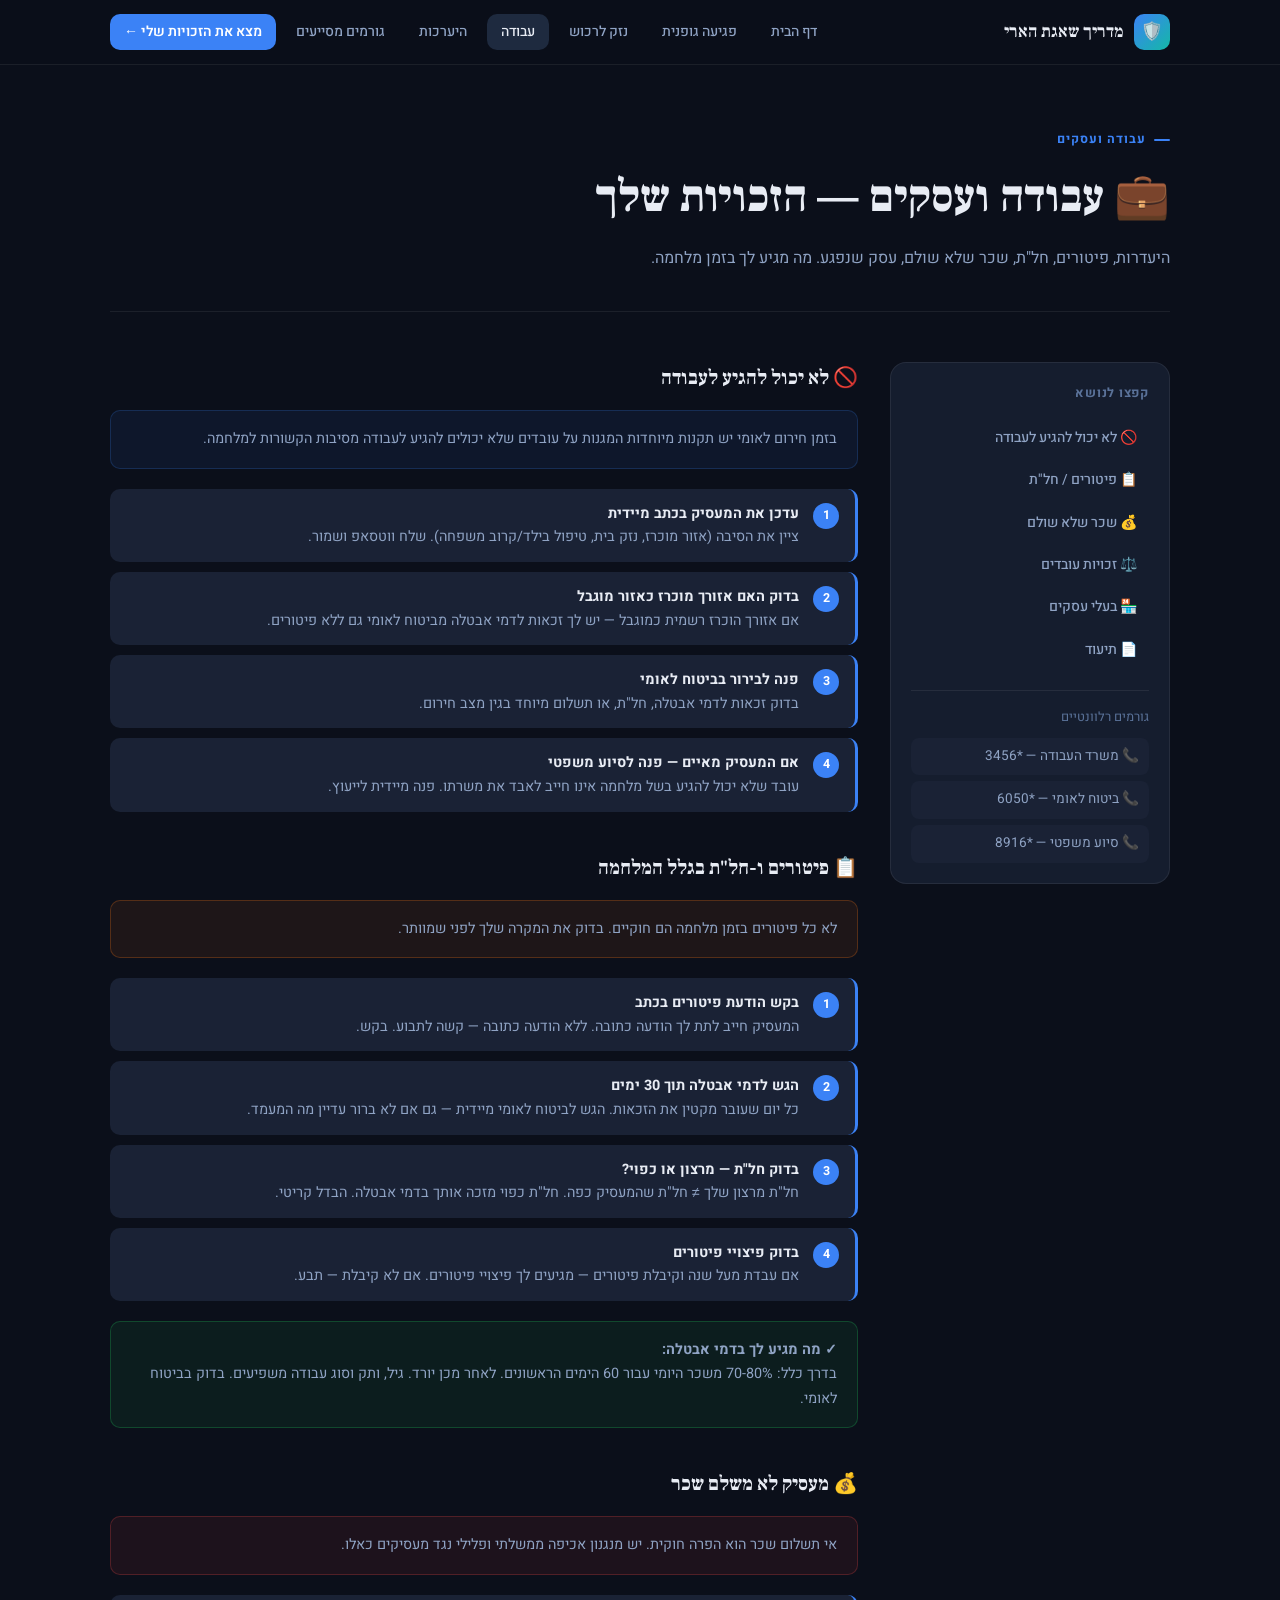
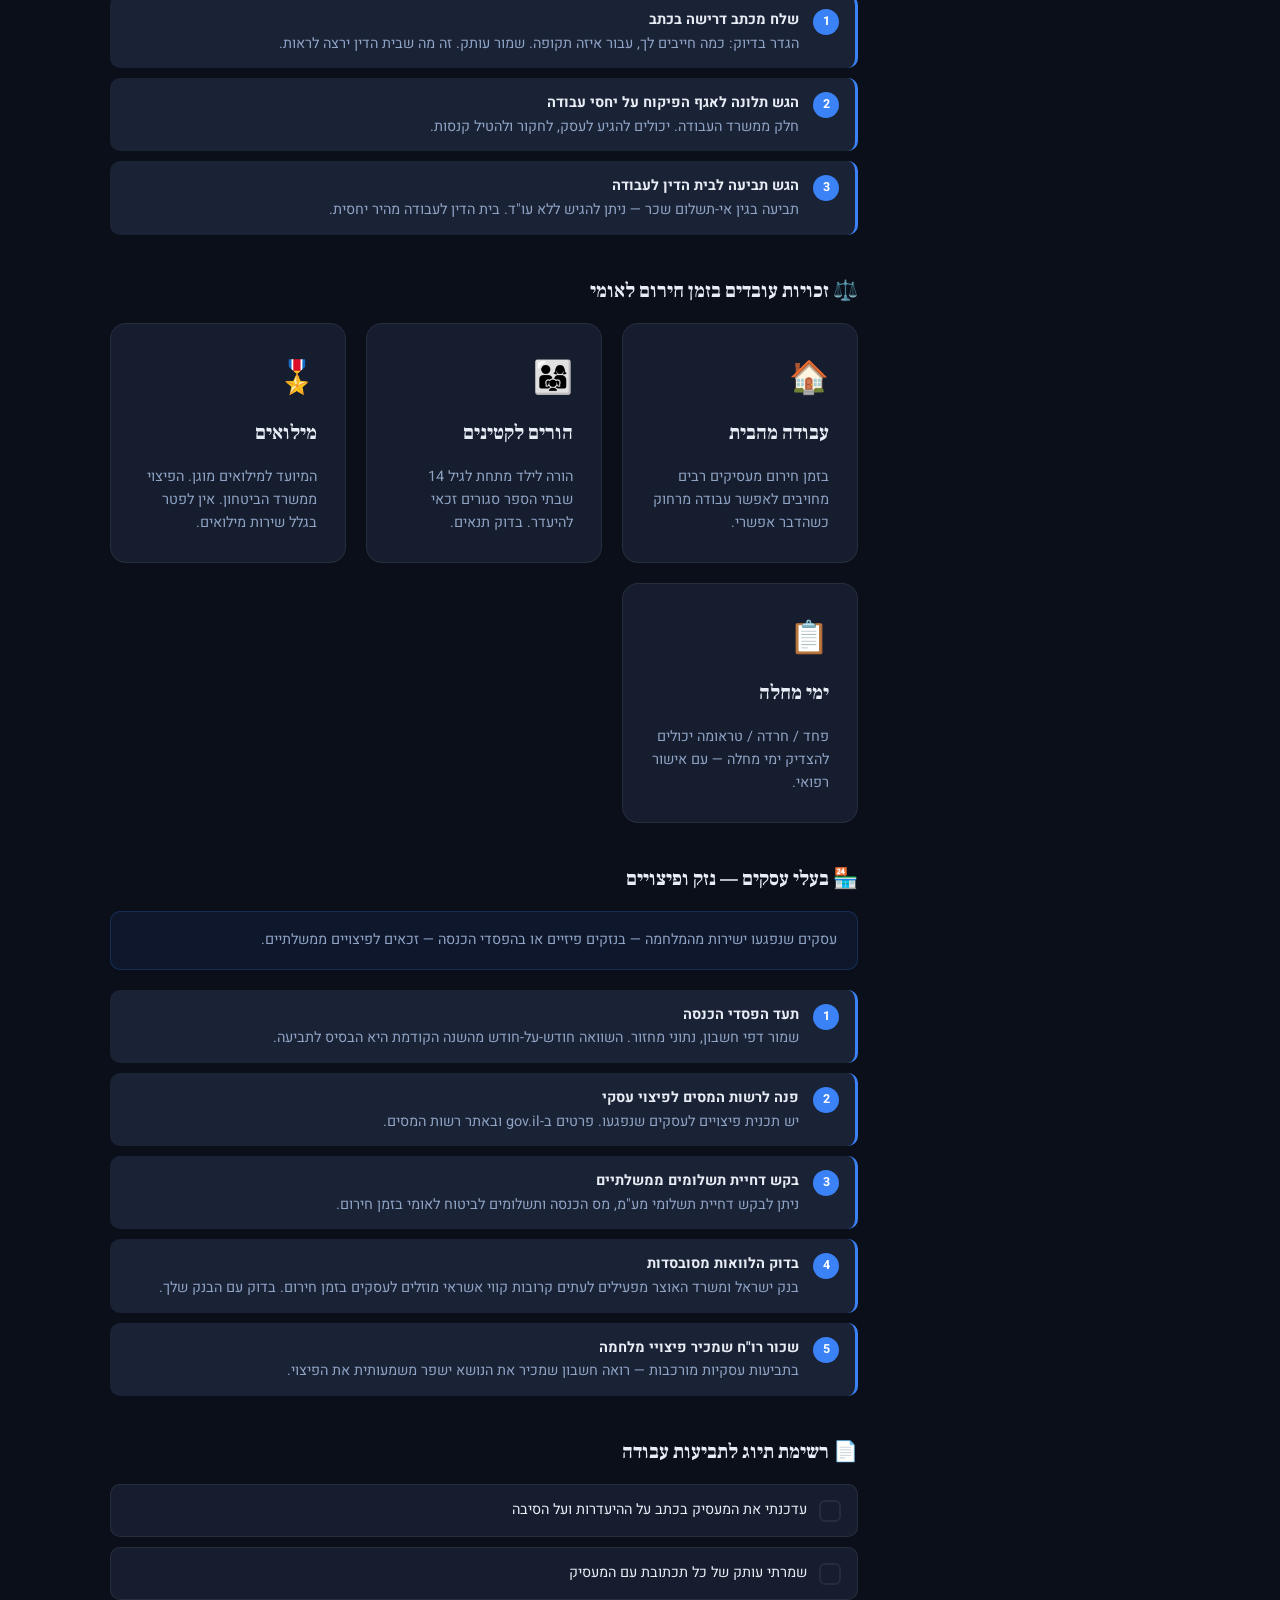
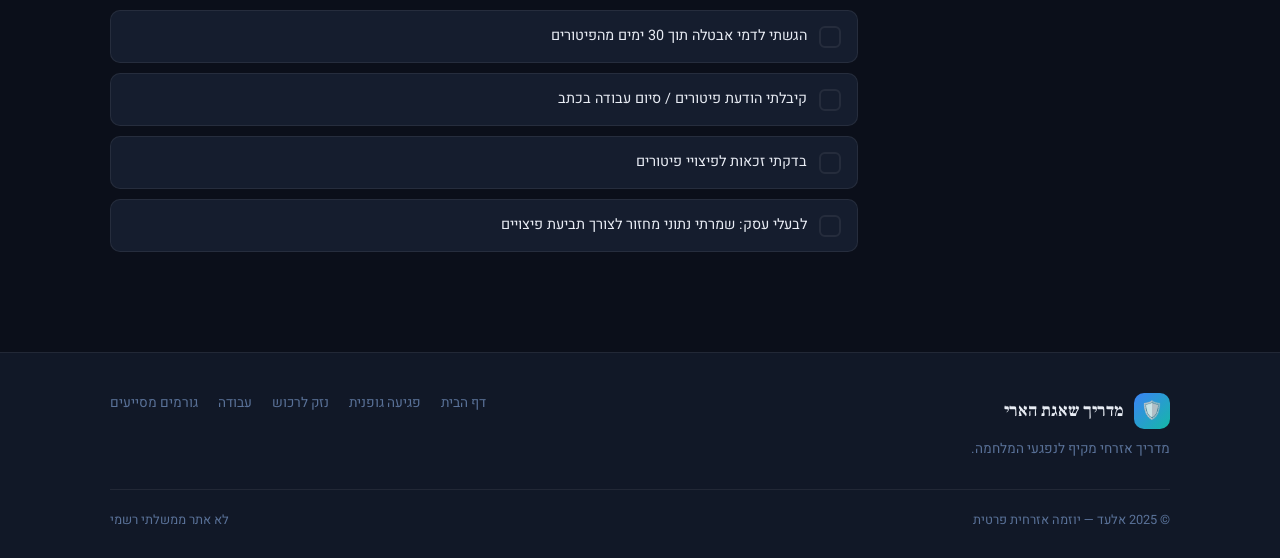
<file: pages/work.html>
<!DOCTYPE html>
<html lang="he" dir="rtl">
<head>
  <meta charset="UTF-8" />
  <meta name="viewport" content="width=device-width, initial-scale=1.0" />
  <title>עבודה ועסקים — מדריך שאגת הארי</title>
  <style>
/* ===== FONTS ===== */
@import url('https://fonts.googleapis.com/css2?family=Heebo:wght@300;400;500;600;700;800;900&family=Frank+Ruhl+Libre:wght@400;500;700;900&display=swap');

/* ===== VARIABLES ===== */
:root {
  --bg: #0b0f1a;
  --bg2: #111827;
  --bg3: #1a2235;
  --card: #151d2e;
  --card2: #1e2a3f;
  --border: rgba(255,255,255,0.07);
  --text: #e8ecf4;
  --text2: #8fa3c4;
  --text3: #5a7299;
  --blue: #3b82f6;
  --blue2: #1d4ed8;
  --teal: #14b8a6;
  --red: #ef4444;
  --orange: #f97316;
  --green: #22c55e;
  --yellow: #eab308;
  --gold: #f59e0b;
  --radius: 16px;
  --radius-sm: 10px;
  --shadow: 0 4px 24px rgba(0,0,0,0.4);
  --shadow-lg: 0 8px 48px rgba(0,0,0,0.6);
  --transition: 0.25s cubic-bezier(.4,0,.2,1);
  --font-display: 'Frank Ruhl Libre', serif;
  --font-body: 'Heebo', sans-serif;
}

/* ===== RESET ===== */
*, *::before, *::after { box-sizing: border-box; margin: 0; padding: 0; }
html { font-size: 16px; scroll-behavior: smooth; }
body {
  background: var(--bg);
  color: var(--text);
  font-family: var(--font-body);
  direction: rtl;
  line-height: 1.6;
  overflow-x: hidden;
}
a { color: inherit; text-decoration: none; }
ul { list-style: none; }
button { cursor: pointer; border: none; background: none; font-family: inherit; }
img { max-width: 100%; display: block; }

/* ===== SCROLLBAR ===== */
::-webkit-scrollbar { width: 6px; }
::-webkit-scrollbar-track { background: var(--bg); }
::-webkit-scrollbar-thumb { background: var(--border); border-radius: 3px; }

/* ===== LAYOUT ===== */
.container { max-width: 1100px; margin: 0 auto; padding: 0 20px; }
.section { padding: 60px 0; }
.section-sm { padding: 40px 0; }

/* ===== HEADER / NAV ===== */
.header {
  position: fixed;
  top: 0; left: 0; right: 0;
  z-index: 1000;
  background: rgba(11,15,26,0.92);
  backdrop-filter: blur(20px);
  border-bottom: 1px solid var(--border);
  transition: var(--transition);
}
.header-inner {
  display: flex;
  align-items: center;
  justify-content: space-between;
  height: 64px;
  gap: 20px;
}
.logo {
  display: flex;
  align-items: center;
  gap: 10px;
  font-family: var(--font-display);
  font-weight: 700;
  font-size: 1.1rem;
  color: var(--text);
  white-space: nowrap;
}
.logo-icon {
  width: 36px; height: 36px;
  background: linear-gradient(135deg, var(--blue), var(--teal));
  border-radius: 10px;
  display: flex; align-items: center; justify-content: center;
  font-size: 1.1rem;
}
.nav { display: flex; gap: 6px; align-items: center; }
.nav a {
  padding: 7px 14px;
  border-radius: var(--radius-sm);
  font-size: 0.875rem;
  font-weight: 500;
  color: var(--text2);
  transition: var(--transition);
}
.nav a:hover, .nav a.active {
  background: var(--card2);
  color: var(--text);
}
.nav-cta {
  background: var(--blue) !important;
  color: white !important;
  font-weight: 600 !important;
}
.nav-cta:hover { background: var(--blue2) !important; }
.nav-mobile-toggle {
  display: none;
  padding: 8px;
  border-radius: 8px;
  color: var(--text);
  font-size: 1.3rem;
}

/* ===== PAGE WRAPPER ===== */
.page-content { padding-top: 64px; }

/* ===== HERO ===== */
.hero {
  min-height: 92vh;
  display: flex;
  align-items: center;
  position: relative;
  overflow: hidden;
  padding: 80px 0 60px;
}
.hero-bg {
  position: absolute;
  inset: 0;
  background:
    radial-gradient(ellipse 80% 60% at 50% 0%, rgba(59,130,246,0.12) 0%, transparent 60%),
    radial-gradient(ellipse 50% 40% at 0% 100%, rgba(20,184,166,0.08) 0%, transparent 50%);
}
.hero-grid-lines {
  position: absolute;
  inset: 0;
  background-image:
    linear-gradient(rgba(255,255,255,0.02) 1px, transparent 1px),
    linear-gradient(90deg, rgba(255,255,255,0.02) 1px, transparent 1px);
  background-size: 60px 60px;
  mask-image: radial-gradient(ellipse 80% 80% at 50% 50%, black 0%, transparent 100%);
}
.hero-content {
  position: relative;
  z-index: 2;
  max-width: 720px;
}
.hero-badge {
  display: inline-flex;
  align-items: center;
  gap: 8px;
  background: rgba(59,130,246,0.15);
  border: 1px solid rgba(59,130,246,0.3);
  border-radius: 100px;
  padding: 6px 16px;
  font-size: 0.8rem;
  font-weight: 600;
  color: #93c5fd;
  margin-bottom: 24px;
  letter-spacing: 0.02em;
}
.hero-badge-dot {
  width: 6px; height: 6px;
  background: var(--blue);
  border-radius: 50%;
  animation: pulse 2s infinite;
}
@keyframes pulse {
  0%, 100% { opacity: 1; transform: scale(1); }
  50% { opacity: 0.5; transform: scale(0.8); }
}
.hero h1 {
  font-family: var(--font-display);
  font-size: clamp(2.2rem, 5vw, 3.5rem);
  font-weight: 900;
  line-height: 1.15;
  margin-bottom: 20px;
  color: var(--text);
}
.hero h1 span {
  background: linear-gradient(135deg, var(--blue), var(--teal));
  -webkit-background-clip: text;
  -webkit-text-fill-color: transparent;
  background-clip: text;
}
.hero-desc {
  font-size: 1.1rem;
  color: var(--text2);
  margin-bottom: 40px;
  max-width: 560px;
  line-height: 1.7;
}
.hero-actions { display: flex; gap: 12px; flex-wrap: wrap; margin-bottom: 48px; }
.btn {
  display: inline-flex; align-items: center; gap: 8px;
  padding: 13px 24px;
  border-radius: var(--radius-sm);
  font-weight: 600;
  font-size: 0.95rem;
  transition: var(--transition);
  cursor: pointer;
}
.btn-primary {
  background: var(--blue);
  color: white;
  box-shadow: 0 0 20px rgba(59,130,246,0.3);
}
.btn-primary:hover { background: var(--blue2); transform: translateY(-2px); box-shadow: 0 0 30px rgba(59,130,246,0.5); }
.btn-secondary {
  background: var(--card2);
  color: var(--text);
  border: 1px solid var(--border);
}
.btn-secondary:hover { background: var(--bg3); transform: translateY(-2px); }
.btn-danger { background: var(--red); color: white; }
.btn-danger:hover { background: #dc2626; transform: translateY(-2px); }
.btn-sm { padding: 8px 16px; font-size: 0.85rem; }

/* Quick action grid in hero */
.quick-actions {
  display: grid;
  grid-template-columns: repeat(auto-fill, minmax(180px, 1fr));
  gap: 12px;
}
.quick-action-btn {
  background: var(--card);
  border: 1px solid var(--border);
  border-radius: var(--radius);
  padding: 18px 16px;
  text-align: center;
  color: var(--text);
  transition: var(--transition);
  cursor: pointer;
  display: flex;
  flex-direction: column;
  align-items: center;
  gap: 10px;
}
.quick-action-btn:hover {
  background: var(--card2);
  border-color: rgba(59,130,246,0.4);
  transform: translateY(-3px);
  box-shadow: var(--shadow);
}
.quick-action-icon {
  font-size: 2rem;
  width: 52px; height: 52px;
  background: var(--bg3);
  border-radius: 14px;
  display: flex; align-items: center; justify-content: center;
}
.quick-action-label {
  font-size: 0.875rem;
  font-weight: 600;
  line-height: 1.3;
}

/* ===== CARDS ===== */
.card {
  background: var(--card);
  border: 1px solid var(--border);
  border-radius: var(--radius);
  padding: 28px;
  transition: var(--transition);
}
.card:hover {
  border-color: rgba(59,130,246,0.25);
  background: var(--card2);
}
.card-icon {
  font-size: 2rem;
  margin-bottom: 14px;
}
.card h3 {
  font-family: var(--font-display);
  font-size: 1.2rem;
  font-weight: 700;
  margin-bottom: 8px;
  color: var(--text);
}
.card p {
  font-size: 0.9rem;
  color: var(--text2);
  line-height: 1.6;
}
.card-grid {
  display: grid;
  grid-template-columns: repeat(auto-fill, minmax(280px, 1fr));
  gap: 20px;
}
.card-grid-2 {
  display: grid;
  grid-template-columns: repeat(auto-fill, minmax(340px, 1fr));
  gap: 20px;
}

/* ===== SECTION HEADER ===== */
.section-header { margin-bottom: 40px; }
.section-tag {
  display: inline-flex;
  align-items: center;
  gap: 8px;
  font-size: 0.78rem;
  font-weight: 700;
  letter-spacing: 0.08em;
  text-transform: uppercase;
  color: var(--blue);
  margin-bottom: 12px;
}
.section-tag::before {
  content: '';
  display: block;
  width: 16px; height: 2px;
  background: var(--blue);
  border-radius: 2px;
}
.section-header h2 {
  font-family: var(--font-display);
  font-size: clamp(1.6rem, 3vw, 2.3rem);
  font-weight: 900;
  margin-bottom: 12px;
  line-height: 1.2;
}
.section-header p {
  color: var(--text2);
  font-size: 1rem;
  max-width: 560px;
}

/* ===== WIZARD ===== */
.wizard-wrap {
  background: var(--card);
  border: 1px solid var(--border);
  border-radius: 24px;
  overflow: hidden;
  box-shadow: var(--shadow-lg);
}
.wizard-header {
  background: linear-gradient(135deg, var(--blue2), var(--blue));
  padding: 28px 32px;
  display: flex;
  align-items: center;
  gap: 14px;
}
.wizard-header h3 {
  font-family: var(--font-display);
  font-size: 1.3rem;
  font-weight: 700;
  color: white;
}
.wizard-header p { font-size: 0.875rem; color: rgba(255,255,255,0.7); margin-top: 2px; }
.wizard-body { padding: 32px; }
.wizard-progress {
  height: 4px;
  background: var(--bg3);
  border-radius: 2px;
  margin-bottom: 28px;
}
.wizard-progress-bar {
  height: 100%;
  background: linear-gradient(90deg, var(--blue), var(--teal));
  border-radius: 2px;
  transition: width 0.5s cubic-bezier(.4,0,.2,1);
}
.wizard-question {
  font-family: var(--font-display);
  font-size: 1.15rem;
  font-weight: 700;
  margin-bottom: 20px;
  color: var(--text);
}
.wizard-options { display: flex; flex-direction: column; gap: 10px; }
.wizard-option {
  background: var(--bg3);
  border: 1.5px solid var(--border);
  border-radius: var(--radius-sm);
  padding: 14px 18px;
  display: flex;
  align-items: center;
  gap: 14px;
  cursor: pointer;
  transition: var(--transition);
  text-align: right;
  font-size: 0.95rem;
  font-weight: 500;
  color: var(--text);
}
.wizard-option:hover {
  background: var(--card2);
  border-color: var(--blue);
  transform: translateX(-4px);
}
.wizard-option-icon { font-size: 1.4rem; flex-shrink: 0; }
.wizard-back {
  margin-top: 20px;
  color: var(--text3);
  font-size: 0.85rem;
  display: flex;
  align-items: center;
  gap: 6px;
  background: none;
  border: none;
  cursor: pointer;
  transition: var(--transition);
}
.wizard-back:hover { color: var(--text2); }

/* Wizard result */
.wizard-result { animation: fadeInUp 0.4s ease; }
@keyframes fadeInUp {
  from { opacity: 0; transform: translateY(20px); }
  to { opacity: 1; transform: translateY(0); }
}
.result-header {
  display: flex; align-items: center; gap: 14px;
  margin-bottom: 24px;
}
.result-icon {
  font-size: 2.5rem;
  width: 64px; height: 64px;
  background: var(--bg3);
  border-radius: 18px;
  display: flex; align-items: center; justify-content: center;
  flex-shrink: 0;
}
.result-title { font-family: var(--font-display); font-size: 1.4rem; font-weight: 900; }
.result-subtitle { font-size: 0.9rem; color: var(--text2); margin-top: 4px; }
.step-list { display: flex; flex-direction: column; gap: 10px; margin: 20px 0; }
.step-item {
  display: flex; align-items: flex-start; gap: 14px;
  background: var(--bg3);
  border-radius: var(--radius-sm);
  padding: 14px 16px;
  border-right: 3px solid var(--blue);
}
.step-num {
  width: 26px; height: 26px; min-width: 26px;
  background: var(--blue);
  border-radius: 50%;
  display: flex; align-items: center; justify-content: center;
  font-size: 0.78rem;
  font-weight: 700;
  color: white;
}
.step-text { font-size: 0.9rem; line-height: 1.5; }
.step-text strong { color: var(--text); display: block; margin-bottom: 2px; }
.step-text span { color: var(--text2); }
.result-contacts { display: flex; gap: 10px; flex-wrap: wrap; margin-top: 20px; }
.contact-chip {
  display: inline-flex; align-items: center; gap: 6px;
  background: var(--bg3);
  border: 1px solid var(--border);
  border-radius: 100px;
  padding: 6px 14px;
  font-size: 0.82rem;
  font-weight: 600;
  color: var(--text2);
  transition: var(--transition);
}
.contact-chip:hover {
  background: var(--card2);
  color: var(--text);
  border-color: var(--blue);
}
.contact-chip .chip-phone { color: var(--blue); font-weight: 700; }

/* ===== ALERT BANNER ===== */
.alert-banner {
  background: linear-gradient(135deg, rgba(239,68,68,0.12), rgba(239,68,68,0.05));
  border: 1px solid rgba(239,68,68,0.3);
  border-radius: var(--radius);
  padding: 16px 24px;
  display: flex;
  align-items: center;
  gap: 16px;
  margin-bottom: 32px;
}
.alert-banner-icon { font-size: 1.5rem; flex-shrink: 0; }
.alert-banner-text { font-size: 0.9rem; color: var(--text2); }
.alert-banner-text strong { color: #fca5a5; display: block; margin-bottom: 2px; }
.emergency-numbers { display: flex; gap: 10px; flex-wrap: wrap; margin-top: 10px; }
.emergency-num {
  display: inline-flex; align-items: center; gap: 6px;
  background: rgba(239,68,68,0.15);
  border: 1px solid rgba(239,68,68,0.3);
  border-radius: 8px;
  padding: 5px 12px;
  font-size: 0.85rem;
  font-weight: 700;
  color: #fca5a5;
}

/* ===== CONTACTS GRID ===== */
.contacts-grid {
  display: grid;
  grid-template-columns: repeat(auto-fill, minmax(260px, 1fr));
  gap: 16px;
}
.contact-card {
  background: var(--card);
  border: 1px solid var(--border);
  border-radius: var(--radius);
  padding: 22px;
  transition: var(--transition);
  display: flex;
  flex-direction: column;
  gap: 10px;
}
.contact-card:hover {
  background: var(--card2);
  border-color: rgba(59,130,246,0.3);
  transform: translateY(-3px);
  box-shadow: var(--shadow);
}
.contact-card-header { display: flex; align-items: center; gap: 12px; }
.contact-card-icon {
  font-size: 1.3rem;
  width: 44px; height: 44px;
  background: var(--bg3);
  border-radius: 12px;
  display: flex; align-items: center; justify-content: center;
}
.contact-card-name { font-weight: 700; font-size: 0.95rem; }
.contact-card-desc { font-size: 0.82rem; color: var(--text2); line-height: 1.5; }
.contact-card-actions { display: flex; gap: 8px; margin-top: 4px; }
.contact-btn {
  display: inline-flex; align-items: center; gap: 5px;
  padding: 7px 13px;
  border-radius: 8px;
  font-size: 0.8rem;
  font-weight: 600;
  transition: var(--transition);
}
.contact-btn-call {
  background: rgba(34,197,94,0.15);
  color: #86efac;
  border: 1px solid rgba(34,197,94,0.2);
}
.contact-btn-call:hover { background: rgba(34,197,94,0.25); }
.contact-btn-web {
  background: var(--bg3);
  color: var(--text2);
  border: 1px solid var(--border);
}
.contact-btn-web:hover { background: var(--card2); color: var(--text); }
.contact-category-badge {
  display: inline-block;
  padding: 2px 10px;
  border-radius: 100px;
  font-size: 0.72rem;
  font-weight: 700;
  margin-top: 2px;
}
.cat-ממשלתי { background: rgba(59,130,246,0.15); color: #93c5fd; }
.cat-חירום { background: rgba(239,68,68,0.15); color: #fca5a5; }
.cat-תמיכה { background: rgba(20,184,166,0.15); color: #5eead4; }
.cat-משפטי { background: rgba(234,179,8,0.15); color: #fde047; }

/* ===== FILTER TABS ===== */
.filter-tabs { display: flex; gap: 8px; flex-wrap: wrap; margin-bottom: 24px; }
.filter-tab {
  padding: 8px 18px;
  border-radius: 100px;
  font-size: 0.85rem;
  font-weight: 600;
  background: var(--card);
  border: 1px solid var(--border);
  color: var(--text2);
  cursor: pointer;
  transition: var(--transition);
}
.filter-tab:hover, .filter-tab.active {
  background: var(--blue);
  color: white;
  border-color: var(--blue);
}

/* ===== FAQ ===== */
.faq-list { display: flex; flex-direction: column; gap: 8px; }
.faq-item {
  background: var(--card);
  border: 1px solid var(--border);
  border-radius: var(--radius-sm);
  overflow: hidden;
  transition: var(--transition);
}
.faq-item.open { border-color: rgba(59,130,246,0.3); }
.faq-question {
  padding: 18px 22px;
  display: flex;
  justify-content: space-between;
  align-items: center;
  cursor: pointer;
  font-weight: 600;
  font-size: 0.95rem;
  gap: 12px;
  transition: var(--transition);
}
.faq-question:hover { background: var(--card2); }
.faq-chevron {
  flex-shrink: 0;
  width: 24px; height: 24px;
  background: var(--bg3);
  border-radius: 6px;
  display: flex; align-items: center; justify-content: center;
  font-size: 0.7rem;
  color: var(--text3);
  transition: transform var(--transition);
}
.faq-item.open .faq-chevron { transform: rotate(180deg); color: var(--blue); background: rgba(59,130,246,0.15); }
.faq-answer {
  display: none;
  padding: 0 22px 18px;
  font-size: 0.9rem;
  color: var(--text2);
  line-height: 1.7;
  border-top: 1px solid var(--border);
  padding-top: 16px;
}
.faq-item.open .faq-answer { display: block; }

/* ===== CHECKLIST ===== */
.checklist { display: flex; flex-direction: column; gap: 10px; }
.checklist-item {
  display: flex; align-items: flex-start; gap: 12px;
  padding: 14px 16px;
  background: var(--card);
  border: 1px solid var(--border);
  border-radius: var(--radius-sm);
  cursor: pointer;
  transition: var(--transition);
}
.checklist-item.done { opacity: 0.5; }
.checklist-item.done .checklist-label { text-decoration: line-through; color: var(--text3); }
.checklist-box {
  width: 22px; height: 22px; min-width: 22px;
  border: 2px solid var(--border);
  border-radius: 6px;
  display: flex; align-items: center; justify-content: center;
  transition: var(--transition);
  margin-top: 1px;
}
.checklist-item.done .checklist-box {
  background: var(--green);
  border-color: var(--green);
}
.checklist-label { font-size: 0.9rem; line-height: 1.5; }

/* ===== TIMELINE ===== */
.timeline { position: relative; padding-right: 28px; }
.timeline::before {
  content: '';
  position: absolute;
  right: 9px; top: 0; bottom: 0;
  width: 2px;
  background: linear-gradient(to bottom, var(--blue), var(--teal), transparent);
}
.timeline-item {
  position: relative;
  padding-bottom: 28px;
}
.timeline-item::before {
  content: '';
  position: absolute;
  right: -28px;
  top: 4px;
  width: 12px; height: 12px;
  background: var(--blue);
  border-radius: 50%;
  border: 2px solid var(--bg);
}
.timeline-time {
  font-size: 0.78rem;
  font-weight: 700;
  color: var(--blue);
  letter-spacing: 0.04em;
  margin-bottom: 4px;
}
.timeline-title { font-weight: 700; margin-bottom: 4px; }
.timeline-desc { font-size: 0.88rem; color: var(--text2); line-height: 1.6; }

/* ===== SEARCH ===== */
.search-bar {
  position: relative;
  margin-bottom: 32px;
}
.search-input {
  width: 100%;
  background: var(--card);
  border: 1px solid var(--border);
  border-radius: var(--radius);
  padding: 14px 48px 14px 18px;
  font-family: var(--font-body);
  font-size: 0.95rem;
  color: var(--text);
  transition: var(--transition);
  direction: rtl;
}
.search-input:focus {
  outline: none;
  border-color: var(--blue);
  box-shadow: 0 0 0 3px rgba(59,130,246,0.1);
}
.search-input::placeholder { color: var(--text3); }
.search-icon {
  position: absolute;
  right: 16px; top: 50%;
  transform: translateY(-50%);
  color: var(--text3);
  pointer-events: none;
  font-size: 1.1rem;
}

/* ===== DISCLAIMER ===== */
.disclaimer {
  background: rgba(234,179,8,0.05);
  border: 1px solid rgba(234,179,8,0.2);
  border-radius: var(--radius);
  padding: 20px 24px;
  font-size: 0.83rem;
  color: var(--text3);
  line-height: 1.7;
}
.disclaimer strong { color: #fde047; }

/* ===== FOOTER ===== */
footer {
  background: var(--bg2);
  border-top: 1px solid var(--border);
  padding: 40px 0 28px;
  margin-top: 60px;
}
.footer-inner {
  display: grid;
  grid-template-columns: 1fr auto;
  gap: 40px;
  align-items: start;
  margin-bottom: 28px;
}
.footer-brand p {
  font-size: 0.85rem;
  color: var(--text3);
  margin-top: 10px;
  max-width: 340px;
  line-height: 1.6;
}
.footer-links { display: flex; gap: 20px; flex-wrap: wrap; }
.footer-links a {
  font-size: 0.85rem;
  color: var(--text3);
  transition: var(--transition);
}
.footer-links a:hover { color: var(--text2); }
.footer-bottom {
  border-top: 1px solid var(--border);
  padding-top: 20px;
  display: flex;
  justify-content: space-between;
  align-items: center;
  font-size: 0.8rem;
  color: var(--text3);
  flex-wrap: wrap;
  gap: 10px;
}

/* ===== PAGES ===== */
.page-hero {
  padding: 60px 0 40px;
  border-bottom: 1px solid var(--border);
  margin-bottom: 50px;
}
.page-hero h1 {
  font-family: var(--font-display);
  font-size: clamp(1.8rem, 4vw, 2.8rem);
  font-weight: 900;
  margin-bottom: 12px;
}
.page-hero p { color: var(--text2); max-width: 600px; }

/* Incident page */
.incident-page-wrap {
  display: grid;
  grid-template-columns: 280px 1fr;
  gap: 32px;
  align-items: start;
}
.incident-sidebar {
  background: var(--card);
  border: 1px solid var(--border);
  border-radius: var(--radius);
  padding: 20px;
  position: sticky;
  top: 84px;
}
.incident-sidebar h4 {
  font-size: 0.8rem;
  font-weight: 700;
  letter-spacing: 0.06em;
  text-transform: uppercase;
  color: var(--text3);
  margin-bottom: 14px;
}
.sidebar-nav-link {
  display: flex;
  align-items: center;
  gap: 10px;
  padding: 9px 12px;
  border-radius: 8px;
  font-size: 0.875rem;
  font-weight: 500;
  color: var(--text2);
  transition: var(--transition);
  margin-bottom: 2px;
}
.sidebar-nav-link:hover, .sidebar-nav-link.active {
  background: var(--bg3);
  color: var(--text);
}
.sidebar-nav-link.active { border-right: 3px solid var(--blue); }

/* Content blocks */
.content-section { margin-bottom: 40px; }
.content-section h3 {
  font-family: var(--font-display);
  font-size: 1.25rem;
  font-weight: 800;
  margin-bottom: 16px;
  color: var(--text);
  display: flex;
  align-items: center;
  gap: 10px;
}
.info-box {
  background: rgba(59,130,246,0.08);
  border: 1px solid rgba(59,130,246,0.2);
  border-radius: var(--radius-sm);
  padding: 16px 20px;
  font-size: 0.9rem;
  color: var(--text2);
  line-height: 1.7;
  margin-bottom: 16px;
}
.info-box.warning {
  background: rgba(249,115,22,0.08);
  border-color: rgba(249,115,22,0.25);
}
.info-box.danger {
  background: rgba(239,68,68,0.08);
  border-color: rgba(239,68,68,0.25);
}
.info-box.success {
  background: rgba(34,197,94,0.08);
  border-color: rgba(34,197,94,0.25);
}

/* ===== PREP PAGE GRID ===== */
.prep-grid {
  display: grid;
  grid-template-columns: repeat(auto-fill, minmax(240px, 1fr));
  gap: 16px;
}
.prep-card {
  background: var(--card);
  border: 1px solid var(--border);
  border-radius: var(--radius);
  padding: 22px;
  transition: var(--transition);
}
.prep-card:hover {
  background: var(--card2);
  border-color: rgba(20,184,166,0.3);
  transform: translateY(-3px);
}
.prep-card-icon {
  font-size: 1.8rem;
  margin-bottom: 12px;
  display: block;
}
.prep-card h4 { font-weight: 700; margin-bottom: 8px; }
.prep-card ul { list-style: none; }
.prep-card ul li {
  font-size: 0.85rem;
  color: var(--text2);
  padding: 4px 0;
  display: flex;
  align-items: flex-start;
  gap: 6px;
}
.prep-card ul li::before { content: '✓'; color: var(--teal); flex-shrink: 0; margin-top: 1px; }

/* ===== STATS BAR ===== */
.stats-bar {
  display: grid;
  grid-template-columns: repeat(auto-fit, minmax(160px, 1fr));
  gap: 1px;
  background: var(--border);
  border: 1px solid var(--border);
  border-radius: var(--radius);
  overflow: hidden;
  margin-bottom: 48px;
}
.stat-item {
  background: var(--card);
  padding: 22px;
  text-align: center;
}
.stat-num {
  font-family: var(--font-display);
  font-size: 2rem;
  font-weight: 900;
  color: var(--text);
  display: block;
}
.stat-label { font-size: 0.8rem; color: var(--text3); margin-top: 4px; }

/* ===== MOBILE MENU ===== */
.mobile-nav {
  display: none;
  position: fixed;
  inset: 0;
  z-index: 999;
  background: rgba(11,15,26,0.97);
  backdrop-filter: blur(20px);
  flex-direction: column;
  align-items: center;
  justify-content: center;
  gap: 12px;
}
.mobile-nav.open { display: flex; }
.mobile-nav a {
  font-family: var(--font-display);
  font-size: 1.5rem;
  font-weight: 700;
  color: var(--text2);
  transition: var(--transition);
}
.mobile-nav a:hover { color: var(--text); }
.mobile-nav-close {
  position: absolute;
  top: 20px; left: 20px;
  font-size: 1.4rem;
  color: var(--text3);
  cursor: pointer;
}

/* ===== ANIMATIONS ===== */
.fade-in {
  opacity: 0;
  transform: translateY(20px);
  animation: fadeInUp 0.5s ease forwards;
}
.fade-in-delay-1 { animation-delay: 0.1s; }
.fade-in-delay-2 { animation-delay: 0.2s; }
.fade-in-delay-3 { animation-delay: 0.3s; }

/* ===== UTILITIES ===== */
.text-center { text-align: center; }
.mb-8 { margin-bottom: 8px; }
.mb-16 { margin-bottom: 16px; }
.mb-24 { margin-bottom: 24px; }
.mb-32 { margin-bottom: 32px; }
.mt-20 { margin-top: 20px; }
.hidden { display: none !important; }

/* ===== RESPONSIVE ===== */
@media (max-width: 900px) {
  .incident-page-wrap { grid-template-columns: 1fr; }
  .incident-sidebar { position: static; }
}
@media (max-width: 768px) {
  .nav { display: none; }
  .nav-mobile-toggle { display: block; }
  .hero { padding-top: 40px; }
  .hero h1 { font-size: 2rem; }
  .footer-inner { grid-template-columns: 1fr; }
  .stats-bar { grid-template-columns: repeat(2, 1fr); }
  .quick-actions { grid-template-columns: repeat(2, 1fr); }
}
@media (max-width: 480px) {
  .container { padding: 0 16px; }
  .card { padding: 20px; }
  .wizard-body { padding: 20px; }
  .quick-actions { grid-template-columns: repeat(2, 1fr); }
  .stats-bar { grid-template-columns: repeat(2, 1fr); }
  .hero-actions { flex-direction: column; }
  .hero-actions .btn { justify-content: center; }
}

/* ===== PRINT STYLES ===== */
@media print {
  .header, footer, .wizard-wrap, .hero-bg, .hero-grid-lines { display: none !important; }
  body { background: white; color: black; }
  .card, .checklist-item { background: #f5f5f5; border: 1px solid #ddd; }
}

</style>
  <link rel="icon" href="data:image/svg+xml,<svg xmlns='http://www.w3.org/2000/svg' viewBox='0 0 100 100'><text y='.9em' font-size='90'>🛡️</text></svg>" />
</head>
<body>

<header class="header">
  <div class="container">
    <div class="header-inner">
      <a href="../index.html" class="logo">
        <div class="logo-icon">🛡️</div>
        מדריך שאגת הארי
      </a>
      <nav class="nav">
        <a href="../index.html">דף הבית</a>
        <a href="injury.html">פגיעה גופנית</a>
        <a href="property.html">נזק לרכוש</a>
        <a href="work.html" class="active">עבודה</a>
        <a href="prepare.html">היערכות</a>
        <a href="contacts.html">גורמים מסייעים</a>
        <a href="../index.html#wizard" class="nav-cta btn">מצא את הזכויות שלי ←</a>
      </nav>
      <button class="nav-mobile-toggle">☰</button>
    </div>
  </div>
</header>

<div class="mobile-nav" id="mobile-nav">
  <span class="mobile-nav-close">✕</span>
  <a href="../index.html">דף הבית</a>
  <a href="injury.html">פגיעה גופנית</a>
  <a href="property.html">נזק לרכוש</a>
  <a href="work.html">עבודה</a>
  <a href="prepare.html">היערכות</a>
  <a href="contacts.html">גורמים מסייעים</a>
</div>

<div class="page-content">
  <div class="container">
    <div class="page-hero">
      <div class="section-tag">עבודה ועסקים</div>
      <h1>💼 עבודה ועסקים — הזכויות שלך</h1>
      <p>היעדרות, פיטורים, חל"ת, שכר שלא שולם, עסק שנפגע. מה מגיע לך בזמן מלחמה.</p>
    </div>

    <div class="incident-page-wrap">
      <div class="incident-sidebar">
        <h4>קפצו לנושא</h4>
        <a href="#absence" class="sidebar-nav-link">🚫 לא יכול להגיע לעבודה</a>
        <a href="#fired" class="sidebar-nav-link">📋 פיטורים / חל"ת</a>
        <a href="#unpaid" class="sidebar-nav-link">💰 שכר שלא שולם</a>
        <a href="#employee-rights" class="sidebar-nav-link">⚖️ זכויות עובדים</a>
        <a href="#business" class="sidebar-nav-link">🏪 בעלי עסקים</a>
        <a href="#docs-work" class="sidebar-nav-link">📄 תיעוד</a>
        <div style="margin-top:20px; border-top:1px solid var(--border); padding-top:16px;">
          <div style="font-size:0.8rem; color:var(--text3); margin-bottom:10px">גורמים רלוונטיים</div>
          <a href="tel:*3456" style="display:flex;align-items:center;gap:8px;padding:8px 10px;background:var(--bg3);border-radius:8px;font-size:0.85rem;color:var(--text2);margin-bottom:6px">📞 משרד העבודה — *3456</a>
          <a href="tel:*6050" style="display:flex;align-items:center;gap:8px;padding:8px 10px;background:var(--bg3);border-radius:8px;font-size:0.85rem;color:var(--text2);margin-bottom:6px">📞 ביטוח לאומי — *6050</a>
          <a href="tel:*8916" style="display:flex;align-items:center;gap:8px;padding:8px 10px;background:var(--bg3);border-radius:8px;font-size:0.85rem;color:var(--text2)">📞 סיוע משפטי — *8916</a>
        </div>
      </div>

      <div>

        <!-- ABSENCE -->
        <div class="content-section" id="absence">
          <h3>🚫 לא יכול להגיע לעבודה</h3>
          <div class="info-box">
            בזמן חירום לאומי יש תקנות מיוחדות המגנות על עובדים שלא יכולים להגיע לעבודה מסיבות הקשורות למלחמה.
          </div>
          <div class="step-list">
            <div class="step-item">
              <div class="step-num">1</div>
              <div class="step-text"><strong>עדכן את המעסיק בכתב מיידית</strong><span>ציין את הסיבה (אזור מוכרז, נזק בית, טיפול בילד/קרוב משפחה). שלח ווטסאפ ושמור.</span></div>
            </div>
            <div class="step-item">
              <div class="step-num">2</div>
              <div class="step-text"><strong>בדוק האם אזורך מוכרז כאזור מוגבל</strong><span>אם אזורך הוכרז רשמית כמוגבל — יש לך זכאות לדמי אבטלה מביטוח לאומי גם ללא פיטורים.</span></div>
            </div>
            <div class="step-item">
              <div class="step-num">3</div>
              <div class="step-text"><strong>פנה לבירור בביטוח לאומי</strong><span>בדוק זכאות לדמי אבטלה, חל"ת, או תשלום מיוחד בגין מצב חירום.</span></div>
            </div>
            <div class="step-item">
              <div class="step-num">4</div>
              <div class="step-text"><strong>אם המעסיק מאיים — פנה לסיוע משפטי</strong><span>עובד שלא יכול להגיע בשל מלחמה אינו חייב לאבד את משרתו. פנה מיידית לייעוץ.</span></div>
            </div>
          </div>
        </div>

        <!-- FIRED -->
        <div class="content-section" id="fired">
          <h3>📋 פיטורים ו-חל"ת בגלל המלחמה</h3>
          <div class="info-box warning">
            לא כל פיטורים בזמן מלחמה הם חוקיים. בדוק את המקרה שלך לפני שמוותר.
          </div>
          <div class="step-list">
            <div class="step-item">
              <div class="step-num">1</div>
              <div class="step-text"><strong>בקש הודעת פיטורים בכתב</strong><span>המעסיק חייב לתת לך הודעה כתובה. ללא הודעה כתובה — קשה לתבוע. בקש.</span></div>
            </div>
            <div class="step-item">
              <div class="step-num">2</div>
              <div class="step-text"><strong>הגש לדמי אבטלה תוך 30 ימים</strong><span>כל יום שעובר מקטין את הזכאות. הגש לביטוח לאומי מיידית — גם אם לא ברור עדיין מה המעמד.</span></div>
            </div>
            <div class="step-item">
              <div class="step-num">3</div>
              <div class="step-text"><strong>בדוק חל"ת — מרצון או כפוי?</strong><span>חל"ת מרצון שלך ≠ חל"ת שהמעסיק כפה. חל"ת כפוי מזכה אותך בדמי אבטלה. הבדל קריטי.</span></div>
            </div>
            <div class="step-item">
              <div class="step-num">4</div>
              <div class="step-text"><strong>בדוק פיצויי פיטורים</strong><span>אם עבדת מעל שנה וקיבלת פיטורים — מגיעים לך פיצויי פיטורים. אם לא קיבלת — תבע.</span></div>
            </div>
          </div>
          <div class="info-box success" style="margin-top:16px">
            <strong>✓ מה מגיע לך בדמי אבטלה:</strong><br />
            בדרך כלל: 70-80% משכר היומי עבור 60 הימים הראשונים. לאחר מכן יורד. גיל, ותק וסוג עבודה משפיעים. בדוק בביטוח לאומי.
          </div>
        </div>

        <!-- UNPAID -->
        <div class="content-section" id="unpaid">
          <h3>💰 מעסיק לא משלם שכר</h3>
          <div class="info-box danger">
            אי תשלום שכר הוא הפרה חוקית. יש מנגנון אכיפה ממשלתי ופלילי נגד מעסיקים כאלו.
          </div>
          <div class="step-list">
            <div class="step-item">
              <div class="step-num">1</div>
              <div class="step-text"><strong>שלח מכתב דרישה בכתב</strong><span>הגדר בדיוק: כמה חייבים לך, עבור איזה תקופה. שמור עותק. זה מה שבית הדין ירצה לראות.</span></div>
            </div>
            <div class="step-item">
              <div class="step-num">2</div>
              <div class="step-text"><strong>הגש תלונה לאגף הפיקוח על יחסי עבודה</strong><span>חלק ממשרד העבודה. יכולים להגיע לעסק, לחקור ולהטיל קנסות.</span></div>
            </div>
            <div class="step-item">
              <div class="step-num">3</div>
              <div class="step-text"><strong>הגש תביעה לבית הדין לעבודה</strong><span>תביעה בגין אי-תשלום שכר — ניתן להגיש ללא עו"ד. בית הדין לעבודה מהיר יחסית.</span></div>
            </div>
          </div>
        </div>

        <!-- EMPLOYEE RIGHTS -->
        <div class="content-section" id="employee-rights">
          <h3>⚖️ זכויות עובדים בזמן חירום לאומי</h3>
          <div class="card-grid" style="grid-template-columns: repeat(auto-fill, minmax(200px, 1fr))">
            <div class="card">
              <div class="card-icon">🏠</div>
              <h3>עבודה מהבית</h3>
              <p>בזמן חירום מעסיקים רבים מחויבים לאפשר עבודה מרחוק כשהדבר אפשרי.</p>
            </div>
            <div class="card">
              <div class="card-icon">👨‍👩‍👧</div>
              <h3>הורים לקטינים</h3>
              <p>הורה לילד מתחת לגיל 14 שבתי הספר סגורים זכאי להיעדר. בדוק תנאים.</p>
            </div>
            <div class="card">
              <div class="card-icon">🎖️</div>
              <h3>מילואים</h3>
              <p>המיועד למילואים מוגן. הפיצוי ממשרד הביטחון. אין לפטר בגלל שירות מילואים.</p>
            </div>
            <div class="card">
              <div class="card-icon">📋</div>
              <h3>ימי מחלה</h3>
              <p>פחד / חרדה / טראומה יכולים להצדיק ימי מחלה — עם אישור רפואי.</p>
            </div>
          </div>
        </div>

        <!-- BUSINESS -->
        <div class="content-section" id="business">
          <h3>🏪 בעלי עסקים — נזק ופיצויים</h3>
          <div class="info-box">
            עסקים שנפגעו ישירות מהמלחמה — בנזקים פיזיים או בהפסדי הכנסה — זכאים לפיצויים ממשלתיים.
          </div>
          <div class="step-list">
            <div class="step-item">
              <div class="step-num">1</div>
              <div class="step-text"><strong>תעד הפסדי הכנסה</strong><span>שמור דפי חשבון, נתוני מחזור. השוואה חודש-על-חודש מהשנה הקודמת היא הבסיס לתביעה.</span></div>
            </div>
            <div class="step-item">
              <div class="step-num">2</div>
              <div class="step-text"><strong>פנה לרשות המסים לפיצוי עסקי</strong><span>יש תכנית פיצויים לעסקים שנפגעו. פרטים ב-gov.il ובאתר רשות המסים.</span></div>
            </div>
            <div class="step-item">
              <div class="step-num">3</div>
              <div class="step-text"><strong>בקש דחיית תשלומים ממשלתיים</strong><span>ניתן לבקש דחיית תשלומי מע"מ, מס הכנסה ותשלומים לביטוח לאומי בזמן חירום.</span></div>
            </div>
            <div class="step-item">
              <div class="step-num">4</div>
              <div class="step-text"><strong>בדוק הלוואות מסובסדות</strong><span>בנק ישראל ומשרד האוצר מפעילים לעתים קרובות קווי אשראי מוזלים לעסקים בזמן חירום. בדוק עם הבנק שלך.</span></div>
            </div>
            <div class="step-item">
              <div class="step-num">5</div>
              <div class="step-text"><strong>שכור רו"ח שמכיר פיצויי מלחמה</strong><span>בתביעות עסקיות מורכבות — רואה חשבון שמכיר את הנושא ישפר משמעותית את הפיצוי.</span></div>
            </div>
          </div>
        </div>

        <!-- DOCS WORK -->
        <div class="content-section" id="docs-work">
          <h3>📄 רשימת תיוג לתביעות עבודה</h3>
          <div class="checklist">
            <div class="checklist-item" data-key="work1">
              <div class="checklist-box"></div>
              <span class="checklist-label">עדכנתי את המעסיק בכתב על ההיעדרות ועל הסיבה</span>
            </div>
            <div class="checklist-item" data-key="work2">
              <div class="checklist-box"></div>
              <span class="checklist-label">שמרתי עותק של כל תכתובת עם המעסיק</span>
            </div>
            <div class="checklist-item" data-key="work3">
              <div class="checklist-box"></div>
              <span class="checklist-label">הגשתי לדמי אבטלה תוך 30 ימים מהפיטורים</span>
            </div>
            <div class="checklist-item" data-key="work4">
              <div class="checklist-box"></div>
              <span class="checklist-label">קיבלתי הודעת פיטורים / סיום עבודה בכתב</span>
            </div>
            <div class="checklist-item" data-key="work5">
              <div class="checklist-box"></div>
              <span class="checklist-label">בדקתי זכאות לפיצויי פיטורים</span>
            </div>
            <div class="checklist-item" data-key="work6">
              <div class="checklist-box"></div>
              <span class="checklist-label">לבעלי עסק: שמרתי נתוני מחזור לצורך תביעת פיצויים</span>
            </div>
          </div>
        </div>

      </div>
    </div>
  </div>
</div>

<footer>
  <div class="container">
    <div class="footer-inner">
      <div class="footer-brand">
        <div class="logo"><div class="logo-icon">🛡️</div> מדריך שאגת הארי</div>
        <p>מדריך אזרחי מקיף לנפגעי המלחמה.</p>
      </div>
      <div class="footer-links">
        <a href="../index.html">דף הבית</a>
        <a href="injury.html">פגיעה גופנית</a>
        <a href="property.html">נזק לרכוש</a>
        <a href="work.html">עבודה</a>
        <a href="contacts.html">גורמים מסייעים</a>
      </div>
    </div>
    <div class="footer-bottom">
      <span>© 2025 אלעד — יוזמה אזרחית פרטית</span>
      <span>לא אתר ממשלתי רשמי</span>
    </div>
  </div>
</footer>

<script>
// ===== WIZARD TREE =====
const WIZARD_TREE = {
  start: {
    question: "מה קרה לך?",
    options: [
      { text: "נפגעתי פיזית", icon: "🤕", next: "injury_type" },
      { text: "הבית / הנכס שלי ניזוק", icon: "🏠", next: "property_type" },
      { text: "הרכב שלי ניזוק", icon: "🚗", next: "vehicle" },
      { text: "יש לי בעיות בעבודה", icon: "💼", next: "work_type" },
      { text: "עסק שלי נפגע", icon: "🏪", next: "business" },
      { text: "נזק נפשי / חרדה", icon: "🧠", next: "result_mental" },
      { text: "פונתי מהדירה", icon: "🚪", next: "result_evac" },
      { text: "דירה חדשה מקבלן", icon: "🏗️", next: "result_contractor" }
    ]
  },
  injury_type: {
    question: "מה סוג הפגיעה?",
    options: [
      { text: "נפצעתי מרסיסים / פגז", icon: "💥", next: "result_injury_shrapnel" },
      { text: "נפגעתי בריצה למרחב מוגן", icon: "🏃", next: "result_injury_shelter" },
      { text: "גל הדף / לחץ", icon: "💨", next: "result_injury_blast" },
      { text: "חרדה חריפה / התקף פאניקה", icon: "😰", next: "result_mental" }
    ]
  },
  property_type: {
    question: "מה נפגע?",
    options: [
      { text: "פגיעה ישירה / שריפה", icon: "🔥", next: "result_property_direct" },
      { text: "נזק מגל הדף (שמשות, קירות)", icon: "🪟", next: "result_property_blast" },
      { text: "דירה שכורה", icon: "🏢", next: "result_property_rented" },
      { text: "ציוד אישי בדירה", icon: "📦", next: "result_property_contents" }
    ]
  },
  vehicle: {
    question: "מה קרה לרכב?",
    options: [
      { text: "נפגע / נשרף / רסיסים", icon: "🔥", next: "result_vehicle_damaged" },
      { text: "תאונה בגלל ריצה למרחב מוגן", icon: "💥", next: "result_vehicle_accident" }
    ]
  },
  work_type: {
    question: "מה הבעיה בעבודה?",
    options: [
      { text: "לא יכול להגיע לעבודה", icon: "🚫", next: "result_work_absence" },
      { text: "פוטרתי / חל\"ת בגלל המלחמה", icon: "📋", next: "result_work_fired" },
      { text: "המעסיק לא משלם", icon: "💰", next: "result_work_unpaid" }
    ]
  },
  business: {
    question: "מה קרה לעסק?",
    options: [
      { text: "נזק פיזי לעסק", icon: "🔥", next: "result_business_damage" },
      { text: "הפסדי הכנסה", icon: "📉", next: "result_business_income" }
    ]
  }
};

const WIZARD_RESULTS = {
  result_injury_shrapnel: {
    icon: "🚨", title: "פגיעת רסיסים / פגז",
    subtitle: "זכאי לפיצויים מלאים מביטוח לאומי כנפגע פעולת איבה",
    steps: [
      { title: "פנה לחדר מיון מיד", desc: "בקש שיירשם 'פגיעת פעולת איבה'. שמור את כל המסמכים הרפואיים." },
      { title: "הגש תביעה לביטוח לאומי", desc: "תביעה כ'נפגע פעולות איבה'. יש לך 12 חודשים. ניתן אונליין בbtl.gov.il." },
      { title: "תעד את הפציעה", desc: "צלם, שמור חשבוניות, רשום בדיוק מה קרה, מתי ואיפה." },
      { title: "שקול עו\"ד נזקי גוף", desc: "בפגיעות קשות — עו\"ד עובד על אחוז מהפיצוי בלבד." }
    ],
    contacts: [{ name: "ביטוח לאומי", phone: "*6050" }, { name: "מד\"א", phone: "101" }],
    links: [{ label: "ביטוח לאומי", url: "https://www.btl.gov.il" }]
  },
  result_injury_shelter: {
    icon: "🏃", title: "פגיעה בריצה למרחב מוגן",
    subtitle: "ייתכן ותוכר כנפגע פעולת איבה — אל תוותר מראש",
    steps: [
      { title: "קבל תיעוד רפואי מפורט", desc: "ציין שהפגיעה אירעה בריצה לממ\"ד בעקבות אזעקה מאושרת." },
      { title: "אסוף עדים", desc: "שם וטלפון של עדים — מחזק משמעותית את התביעה." },
      { title: "הגש לביטוח לאומי ואל תוותר", desc: "גם אם נדחית — יש זכות ערעור. פנה לסיוע משפטי." }
    ],
    contacts: [{ name: "ביטוח לאומי", phone: "*6050" }, { name: "סיוע משפטי", phone: "*8916" }],
    links: [{ label: "ביטוח לאומי", url: "https://www.btl.gov.il" }]
  },
  result_injury_blast: {
    icon: "💨", title: "פגיעה מגל הדף",
    subtitle: "נזקים שאינם נראים לעין — חובה לבדוק",
    steps: [
      { title: "בדיקת שמיעה + נוירולוגית מיד", desc: "נזקים מתגלים רק לאחר ימים — בדוק מוקדם." },
      { title: "תעד מיקומך בזמן הפיצוץ", desc: "כתובת מדויקת, שעה, מרחק — כל הפרטים נחוצים לתביעה." },
      { title: "הגש לביטוח לאומי כנפגע פעולת איבה", desc: "גל הדף ממקור מלחמתי מוכר ישירות." }
    ],
    contacts: [{ name: "ביטוח לאומי", phone: "*6050" }, { name: "מד\"א", phone: "101" }],
    links: [{ label: "ביטוח לאומי", url: "https://www.btl.gov.il" }]
  },
  result_mental: {
    icon: "💙", title: "פגיעה נפשית / חרדה",
    subtitle: "אתה לא לבד — יש מקצוענים שמחכים לעזור",
    steps: [
      { title: "צור קשר עם נט\"ל עכשיו", desc: "קו חירום: 1-800-363-363. חינמי, אנונימי, 24/7." },
      { title: "פנה לרופא המשפחה", desc: "בקש הפניה לפסיכולוג / פסיכיאטר — כלול בסל הבריאות." },
      { title: "תעד כל פנייה ואבחון", desc: "סיכומי ביקורים — יהיו נחוצים לתביעת נכות עתידית." }
    ],
    contacts: [{ name: "נט\"ל", phone: "1-800-363-363" }, { name: "סה\"ר", phone: "1201" }],
    links: [{ label: "אתר נט\"ל", url: "https://www.natal.org.il" }]
  },
  result_property_direct: {
    icon: "🏚️", title: "פגיעה ישירה בנכס",
    subtitle: "פנה מיד לקרן פיצויים מס רכוש — 3 חודשים להגשה",
    steps: [
      { title: "אל תיכנס לפני אישור בטיחות", desc: "בקש בדיקת מבנה מהרשות המקומית לפני כניסה." },
      { title: "תעד הכל לפני כל תיקון", desc: "צלם מכל זווית. חותמת תאריך. שמור בענן." },
      { title: "הגש תביעה לקרן פיצויים מס רכוש", desc: "דרך taxes.gov.il. תוך 3 חודשים מיום הנזק." },
      { title: "הזמן שמאי רכוש", desc: "שמאי מטעמך מוודא שאתה מקבל פיצוי מלא." }
    ],
    contacts: [{ name: "קרן פיצויים", phone: "1222" }, { name: "רשות המסים", phone: "*4954" }],
    links: [{ label: "רשות המסים", url: "https://www.taxes.gov.il" }]
  },
  result_property_blast: {
    icon: "🪟", title: "נזק מגל הדף",
    subtitle: "שמשות, קירות, דלתות — הכל ניתן לתביעה",
    steps: [
      { title: "תעד לפני כל תיקון", desc: "צלם כל נזק לפני שמישהו נוגע." },
      { title: "פנה לביטוח הדירה", desc: "בדוק אם הפוליסה כוללת כיסוי נזקי מלחמה." },
      { title: "הגש גם לקרן פיצויים", desc: "גם אם הביטוח שילם — ניתן לתבוע את ההפרש. תוך 3 חודשים." }
    ],
    contacts: [{ name: "קרן פיצויים", phone: "1222" }],
    links: [{ label: "רשות המסים", url: "https://www.taxes.gov.il" }]
  },
  result_property_rented: {
    icon: "🏢", title: "דירה שכורה שניזוקה",
    subtitle: "בעל הנכס על המבנה — אתה על הרכוש האישי",
    steps: [
      { title: "הודע לבעל הדירה בכתב מיידית", desc: "ווטסאפ עם תמונות מספיק — שמור עותק." },
      { title: "תבע על רכושך האישי בנפרד", desc: "הגש לקרן פיצויים בנפרד מבעל הדירה." },
      { title: "בקש הפחתה בשכירות", desc: "אם הדירה אינה ראויה למגורים — בקש הפחתה בכתב." }
    ],
    contacts: [{ name: "קרן פיצויים", phone: "1222" }, { name: "סיוע משפטי", phone: "*8916" }],
    links: []
  },
  result_property_contents: {
    icon: "📦", title: "נזק לרכוש אישי",
    subtitle: "ניתן לתבוע על ציוד אישי שניזוק",
    steps: [
      { title: "ערוך רשימת נזקים מפורטת", desc: "שם פריט + שווי (חפש מחיר אונליין). כמה שיותר פרטים." },
      { title: "אל תזרוק פריטים ניזוקים", desc: "שמאי צריך לראות את הנזק — שמור הכל עד שמאות." },
      { title: "פנה לביטוח תכולה — ואם אין: לקרן פיצויים", desc: "ביטוח תכולה מכסה רכוש אישי. אם לא קיים — קרן פיצויים." }
    ],
    contacts: [{ name: "קרן פיצויים", phone: "1222" }],
    links: []
  },
  result_vehicle_damaged: {
    icon: "🚗", title: "רכב ניזוק / נשרף",
    subtitle: "ביטוח + קרן פיצויים — אפשר לתבוע גם וגם",
    steps: [
      { title: "צלם לפני גרירה", desc: "תמונות נזק, לוחית רישוי, הסביבה. חותמת תאריך." },
      { title: "פנה לחברת הביטוח", desc: "בדוק אם הפוליסה כוללת כיסוי נזקי מלחמה / רסיסים." },
      { title: "הגש לקרן פיצויים בנוסף", desc: "גם אם הביטוח כיסה חלק — ניתן לתבוע ההפרש. תוך 3 חודשים." }
    ],
    contacts: [{ name: "קרן פיצויים", phone: "1222" }, { name: "רשות המסים", phone: "*4954" }],
    links: [{ label: "רשות המסים", url: "https://www.taxes.gov.il" }]
  },
  result_vehicle_accident: {
    icon: "💥", title: "תאונה בגלל אזעקה",
    subtitle: "דווח למשטרה עם ציון הסיבה",
    steps: [
      { title: "הגש דו\"ח תאונה במשטרה", desc: "ציין שהאזעקה גרמה לתאונה — משפיע על כיסוי הביטוח." },
      { title: "פנה לחברת הביטוח", desc: "תאונות מריצה לממ\"ד עשויות להיות מוכרות בתנאים מסוימים." }
    ],
    contacts: [{ name: "משטרה", phone: "100" }, { name: "ביטוח לאומי", phone: "*6050" }],
    links: []
  },
  result_work_absence: {
    icon: "🏢", title: "לא יכול להגיע לעבודה",
    subtitle: "יש הגנות חוקיות בזמן חירום לאומי",
    steps: [
      { title: "עדכן את המעסיק בכתב מיידית", desc: "ציין סיבה מדויקת. שמור עותק." },
      { title: "בדוק אם אזורך מוכרז כמוגבל", desc: "אזור מוכרז → זכאות לדמי אבטלה גם ללא פיטורים." },
      { title: "פנה לביטוח לאומי לבדיקת זכאות", desc: "דמי אבטלה, חל\"ת, תשלום מיוחד — בדוק מה מגיע." }
    ],
    contacts: [{ name: "משרד העבודה", phone: "*3456" }, { name: "ביטוח לאומי", phone: "*6050" }],
    links: [{ label: "ביטוח לאומי", url: "https://www.btl.gov.il" }]
  },
  result_work_fired: {
    icon: "📋", title: "פיטורים / חל\"ת",
    subtitle: "לא כל פיטורים בזמן מלחמה הם חוקיים",
    steps: [
      { title: "בקש הודעת פיטורים בכתב", desc: "ללא הודעה כתובה — קשה מאוד לתבוע." },
      { title: "הגש לדמי אבטלה תוך 30 ימים", desc: "כל יום שעובר מקטין את הזכאות. הגש מיידית." },
      { title: "בדוק חל\"ת — מרצון או כפוי?", desc: "חל\"ת כפוי = זכאי לדמי אבטלה. הבדל קריטי." }
    ],
    contacts: [{ name: "ביטוח לאומי", phone: "*6050" }, { name: "סיוע משפטי", phone: "*8916" }],
    links: [{ label: "ביטוח לאומי", url: "https://www.btl.gov.il" }]
  },
  result_work_unpaid: {
    icon: "💰", title: "מעסיק לא משלם שכר",
    subtitle: "הפרת חוק — יש מנגנון אכיפה",
    steps: [
      { title: "שלח מכתב דרישה בכתב", desc: "פרט כמה חייבים לך ועבור איזה תקופה. שמור עותק." },
      { title: "הגש תלונה למשרד העבודה", desc: "יכולים לחקור ולהטיל קנסות על המעסיק." },
      { title: "הגש תביעה לבית הדין לעבודה", desc: "ניתן ללא עו\"ד. מהיר יחסית." }
    ],
    contacts: [{ name: "משרד העבודה", phone: "*3456" }, { name: "סיוע משפטי", phone: "*8916" }],
    links: []
  },
  result_business_damage: {
    icon: "🏪", title: "נזק פיזי לעסק",
    subtitle: "קרן פיצויים + דחיית תשלומים ממשלתיים",
    steps: [
      { title: "תעד נזקים לפני תיקון", desc: "צלם הכל. רשום רשימת ציוד שניזוק עם שווי משוערך." },
      { title: "פנה לרשות המסים לפיצוי עסקי", desc: "דרך taxes.gov.il — יש תכנית פיצויים לעסקים." },
      { title: "בקש דחיית תשלומים", desc: "ניתן לבקש דחיית מע\"מ, מס הכנסה וביטוח לאומי." }
    ],
    contacts: [{ name: "רשות המסים", phone: "*4954" }],
    links: [{ label: "רשות המסים", url: "https://www.taxes.gov.il" }]
  },
  result_business_income: {
    icon: "📉", title: "הפסדי הכנסה לעסק",
    subtitle: "פיצויים על הפסד הכנסה דרך רשות המסים",
    steps: [
      { title: "תעד הפסדי הכנסה", desc: "שמור נתוני חשבונאות: השוואה חודש-על-חודש מהשנה הקודמת." },
      { title: "פנה לרשות המסים לפיצוי", desc: "יש תכנית פיצויים על הפסד הכנסה לעסקים שנפגעו." },
      { title: "בדוק הלוואות מסובסדות", desc: "בנק ישראל ומשרד האוצר מפעילים קווי אשראי מוזלים בחירום." }
    ],
    contacts: [{ name: "רשות המסים", phone: "*4954" }],
    links: [{ label: "רשות המסים", url: "https://www.taxes.gov.il" }]
  },
  result_evac: {
    icon: "🚪", title: "פינוי מהדירה",
    subtitle: "יש לך זכות לדיור חלופי ממומן",
    steps: [
      { title: "קבל צו פינוי כתוב מהרשות המקומית", desc: "זה המסמך הבסיסי לכל תביעה על דיור חלופי." },
      { title: "פנה למחלקת הרווחה של העירייה", desc: "מסייעים במציאת דיור זמני, מלונות ותמיכה כספית." },
      { title: "שמור כל קבלה על הוצאות פינוי", desc: "שכירות, מלון, הובלה, אחסון — הכל ניתן לפיצוי." },
      { title: "פנה לקרן פיצויים לכיסוי הוצאות", desc: "קרן פיצויים מס רכוש מכסה גם הוצאות דיור חלופי." }
    ],
    contacts: [{ name: "קרן פיצויים", phone: "1222" }, { name: "עיריית רמת גן", phone: "03-6752222" }],
    links: [{ label: "עיריית רמת גן", url: "https://www.ramat-gan.muni.il" }, { label: "רשות המסים", url: "https://www.taxes.gov.il" }]
  },
  result_contractor: {
    icon: "🏗️", title: "דירה חדשה מקבלן",
    subtitle: "הפרד בין נזק מלחמה לליקויי קבלן",
    steps: [
      { title: "הפרד נזק מלחמה מליקויי בנייה", desc: "נזק מהמלחמה → קרן פיצויים. ליקויים קיימים → אחריות הקבלן." },
      { title: "שלח הודעה כתובה לקבלן", desc: "דואר רשום / מייל. שומר על זכויותיך תחת חוק המכר." },
      { title: "הגש לקרן פיצויים על נזקי מלחמה", desc: "בנפרד לחלוטין מהתביעה נגד הקבלן. תוך 3 חודשים." },
      { title: "שכור שמאי + עו\"ד נדל\"ן", desc: "שמאי שמכיר בנייה ונזקי מלחמה ישפר את הפיצוי." }
    ],
    contacts: [{ name: "קרן פיצויים", phone: "1222" }, { name: "סיוע משפטי", phone: "*8916" }],
    links: [{ label: "רשות המסים", url: "https://www.taxes.gov.il" }]
  }
};

// ===== WIZARD ENGINE =====
let wizardState = { current: "start", history: [] };

function initWizard() {
  if (!document.getElementById("wizard-content")) return;
  renderWizardStep("start");
}

function renderWizardStep(stepKey) {
  const el = document.getElementById("wizard-content");
  const step = WIZARD_TREE[stepKey];
  if (!step || !el) return;
  const bar = document.getElementById("wizard-progress-bar");
  if (bar) bar.style.width = Math.min((wizardState.history.length / 3) * 90 + 5, 90) + "%";
  if (step.result) { renderWizardResult(step.result); return; }
  let html = `<div class="wizard-question">${step.question}</div><div class="wizard-options">`;
  step.options.forEach(opt => {
    html += `<button class="wizard-option" onclick="window.wizardChoose('${opt.next}')"><span class="wizard-option-icon">${opt.icon}</span><span>${opt.text}</span></button>`;
  });
  html += `</div>`;
  if (wizardState.history.length > 0) html += `<button class="wizard-back" onclick="window.wizardBack()">← חזור לשאלה הקודמת</button>`;
  el.innerHTML = html;
}

function renderWizardResult(resultKey) {
  const el = document.getElementById("wizard-content");
  const bar = document.getElementById("wizard-progress-bar");
  if (bar) bar.style.width = "100%";
  const r = WIZARD_RESULTS[resultKey];
  if (!r || !el) return;
  const stepsHtml = r.steps.map((s, i) => `<div class="step-item"><div class="step-num">${i+1}</div><div class="step-text"><strong>${s.title}</strong><span>${s.desc}</span></div></div>`).join("");
  const contactsHtml = r.contacts.map(c => `<a href="tel:${c.phone}" class="contact-chip">📞 ${c.name} <span class="chip-phone">${c.phone}</span></a>`).join("");
  const linksHtml = (r.links && r.links.length) ? `<div style="display:flex;gap:8px;flex-wrap:wrap;margin-top:10px">${r.links.map(l=>`<a href="${l.url}" target="_blank" class="contact-chip" style="color:var(--blue)">🌐 ${l.label}</a>`).join("")}</div>` : "";
  el.innerHTML = `<div class="wizard-result"><div class="result-header"><div class="result-icon">${r.icon}</div><div><div class="result-title">${r.title}</div><div class="result-subtitle">${r.subtitle}</div></div></div><div class="step-list">${stepsHtml}</div><div class="result-contacts">${contactsHtml}</div>${linksHtml}<button class="wizard-back" onclick="window.wizardReset()" style="margin-top:16px">↺ התחל מחדש</button></div>`;
}

function wizardChoose(next) {
  wizardState.history.push(wizardState.current);
  wizardState.current = next;
  const step = WIZARD_TREE[next];
  if (step && step.result) renderWizardResult(step.result);
  else renderWizardStep(next);
}
function wizardBack() {
  if (!wizardState.history.length) return;
  wizardState.current = wizardState.history.pop();
  renderWizardStep(wizardState.current);
}
function wizardReset() {
  wizardState = { current: "start", history: [] };
  const bar = document.getElementById("wizard-progress-bar");
  if (bar) bar.style.width = "5%";
  renderWizardStep("start");
}

window.wizardChoose = wizardChoose;
window.wizardBack = wizardBack;
window.wizardReset = wizardReset;

// ===== FAQ =====
function initFAQ() {
  document.querySelectorAll(".faq-item").forEach(item => {
    const q = item.querySelector(".faq-question");
    if (!q) return;
    q.addEventListener("click", () => {
      const open = item.classList.contains("open");
      document.querySelectorAll(".faq-item").forEach(i => i.classList.remove("open"));
      if (!open) item.classList.add("open");
    });
  });
}

// ===== CHECKLIST =====
function initChecklists() {
  document.querySelectorAll(".checklist-item").forEach(item => {
    const key = "check_" + item.dataset.key;
    try { if (localStorage.getItem(key) === "1") { item.classList.add("done"); const b = item.querySelector(".checklist-box"); if (b) b.textContent = "✓"; } } catch(e) {}
    item.addEventListener("click", () => {
      const done = item.classList.toggle("done");
      const b = item.querySelector(".checklist-box");
      if (b) b.textContent = done ? "✓" : "";
      try { localStorage.setItem(key, done ? "1" : "0"); } catch(e) {}
    });
  });
}

// ===== SEARCH =====
function initSearch() {
  const input = document.getElementById("search-input");
  if (!input) return;
  input.addEventListener("input", e => {
    const q = e.target.value.trim().toLowerCase();
    document.querySelectorAll("[data-searchable]").forEach(card => {
      card.style.display = (!q || card.textContent.toLowerCase().includes(q)) ? "" : "none";
    });
  });
}

// ===== FILTER TABS =====
function initFilterTabs(contacts) {
  document.querySelectorAll(".filter-tab").forEach(tab => {
    tab.addEventListener("click", () => {
      document.querySelectorAll(".filter-tab").forEach(t => t.classList.remove("active"));
      tab.classList.add("active");
      if (contacts) renderContacts(contacts, tab.dataset.filter);
    });
  });
}

// ===== CONTACTS =====
function renderContacts(contacts, filter) {
  const grid = document.getElementById("contacts-grid");
  if (!grid) return;
  const filtered = filter === "כל" ? contacts : contacts.filter(c => c.category === filter);
  grid.innerHTML = filtered.map(c => `
    <div class="contact-card" data-searchable>
      <div class="contact-card-header">
        <div class="contact-card-icon">${c.icon}</div>
        <div><div class="contact-card-name">${c.name}</div><span class="contact-category-badge cat-${c.category}">${c.category}</span></div>
      </div>
      <div class="contact-card-desc">${c.description}</div>
      <div class="contact-card-actions">
        <a href="tel:${c.phone}" class="contact-btn contact-btn-call">📞 ${c.phone}</a>
        ${c.website ? `<a href="${c.website}" target="_blank" class="contact-btn contact-btn-web">🌐 אתר</a>` : ""}
      </div>
    </div>`).join("");
}

async function loadContacts() {
  const grid = document.getElementById("contacts-grid");
  if (!grid) return;
  try {
    const isSubPage = window.location.pathname.includes("/pages/");
    const base = isSubPage ? "../" : "./";
    const res = await fetch(base + "data/resources.json");
    const data = await res.json();
    renderContacts(data.contacts, "כל");
    initFilterTabs(data.contacts);
  } catch(e) { initFilterTabs(null); }
}

// ===== MOBILE MENU =====
function initMobileMenu() {
  const toggle = document.querySelector(".nav-mobile-toggle");
  const menu = document.getElementById("mobile-nav");
  const close = document.querySelector(".mobile-nav-close");
  if (toggle && menu) toggle.addEventListener("click", () => menu.classList.add("open"));
  if (close && menu) close.addEventListener("click", () => menu.classList.remove("open"));
  document.querySelectorAll(".mobile-nav a").forEach(a => a.addEventListener("click", () => menu && menu.classList.remove("open")));
}

// ===== HEADER SCROLL =====
function initHeaderScroll() {
  const header = document.querySelector(".header");
  if (!header) return;
  window.addEventListener("scroll", () => {
    header.style.borderBottomColor = window.scrollY > 10 ? "rgba(255,255,255,0.1)" : "rgba(255,255,255,0.07)";
  });
}

function scrollToSection(id) {
  const el = document.getElementById(id);
  if (el) el.scrollIntoView({ behavior: "smooth", block: "start" });
}
window.scrollToSection = scrollToSection;

// ===== INIT =====
document.addEventListener("DOMContentLoaded", () => {
  initWizard();
  loadContacts();
  initFAQ();
  initChecklists();
  initSearch();
  initMobileMenu();
  initHeaderScroll();
});

</script>
</body>
</html>
</file>
